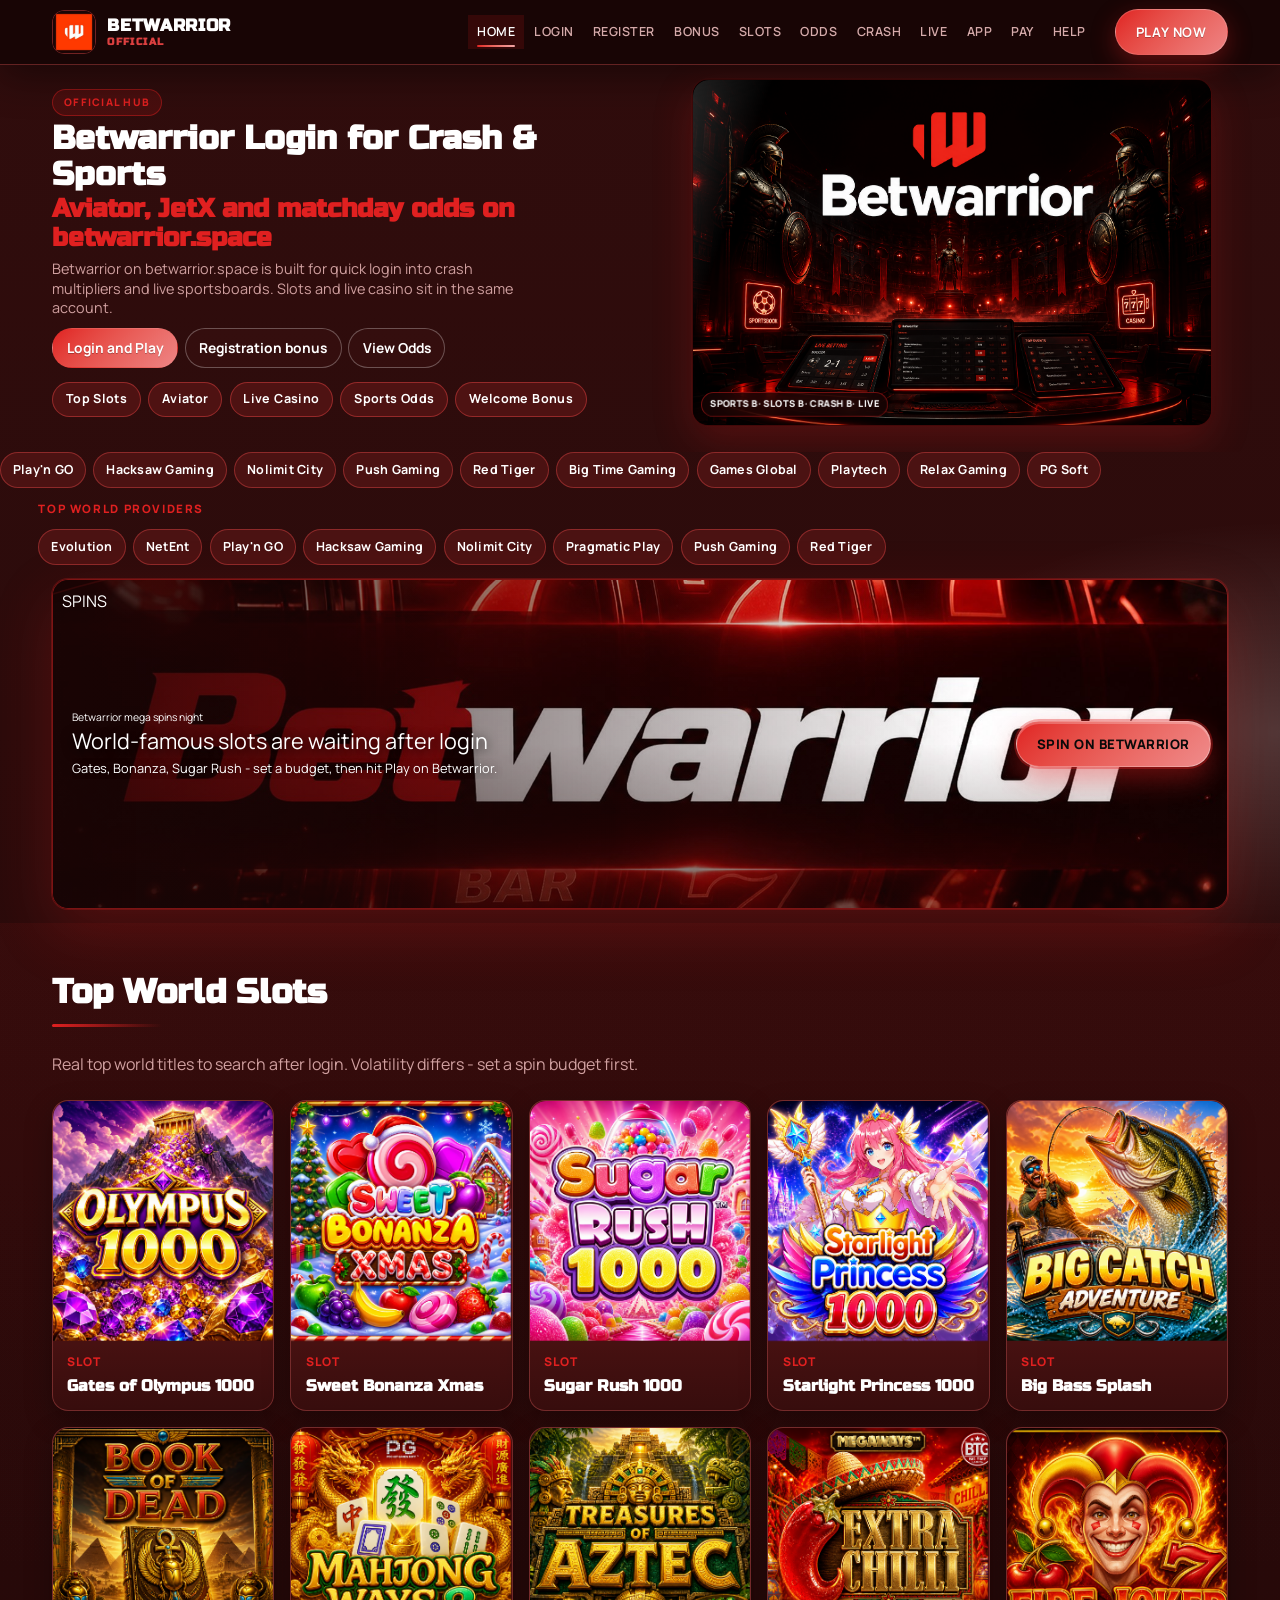
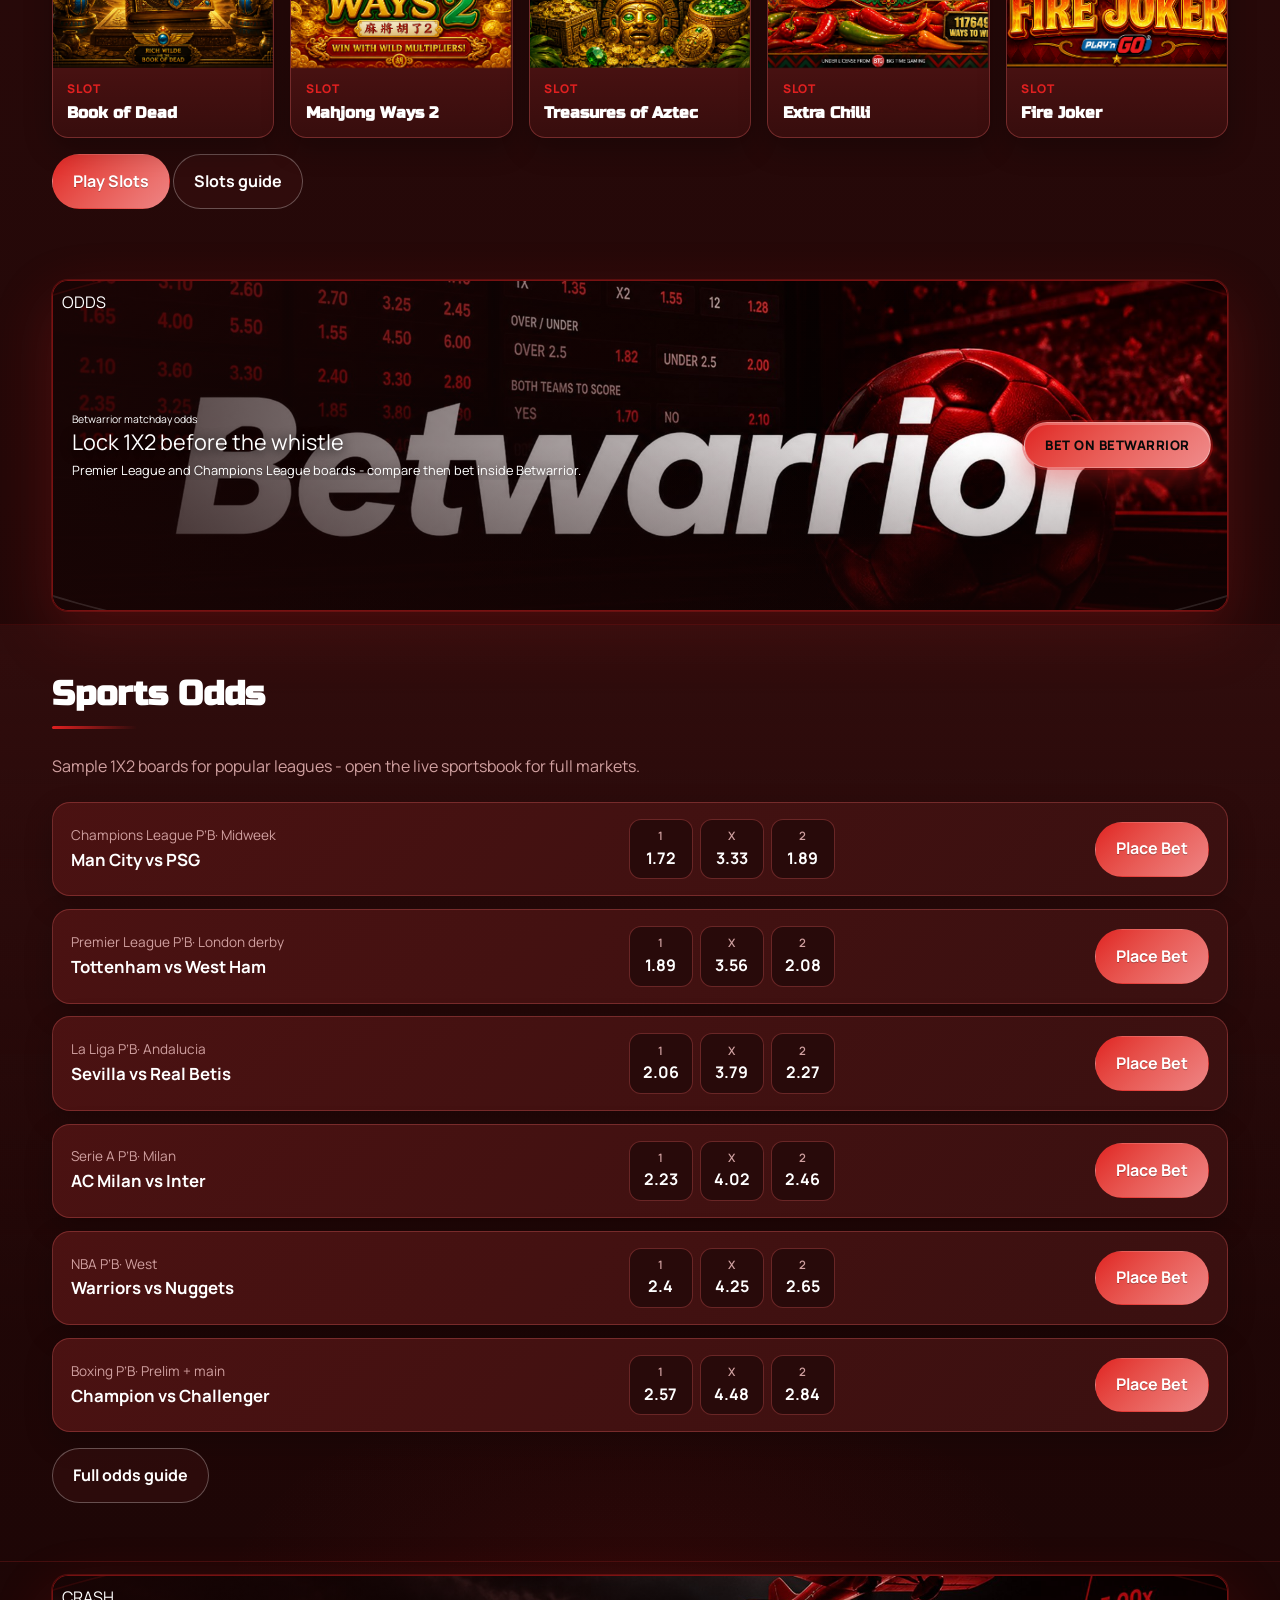
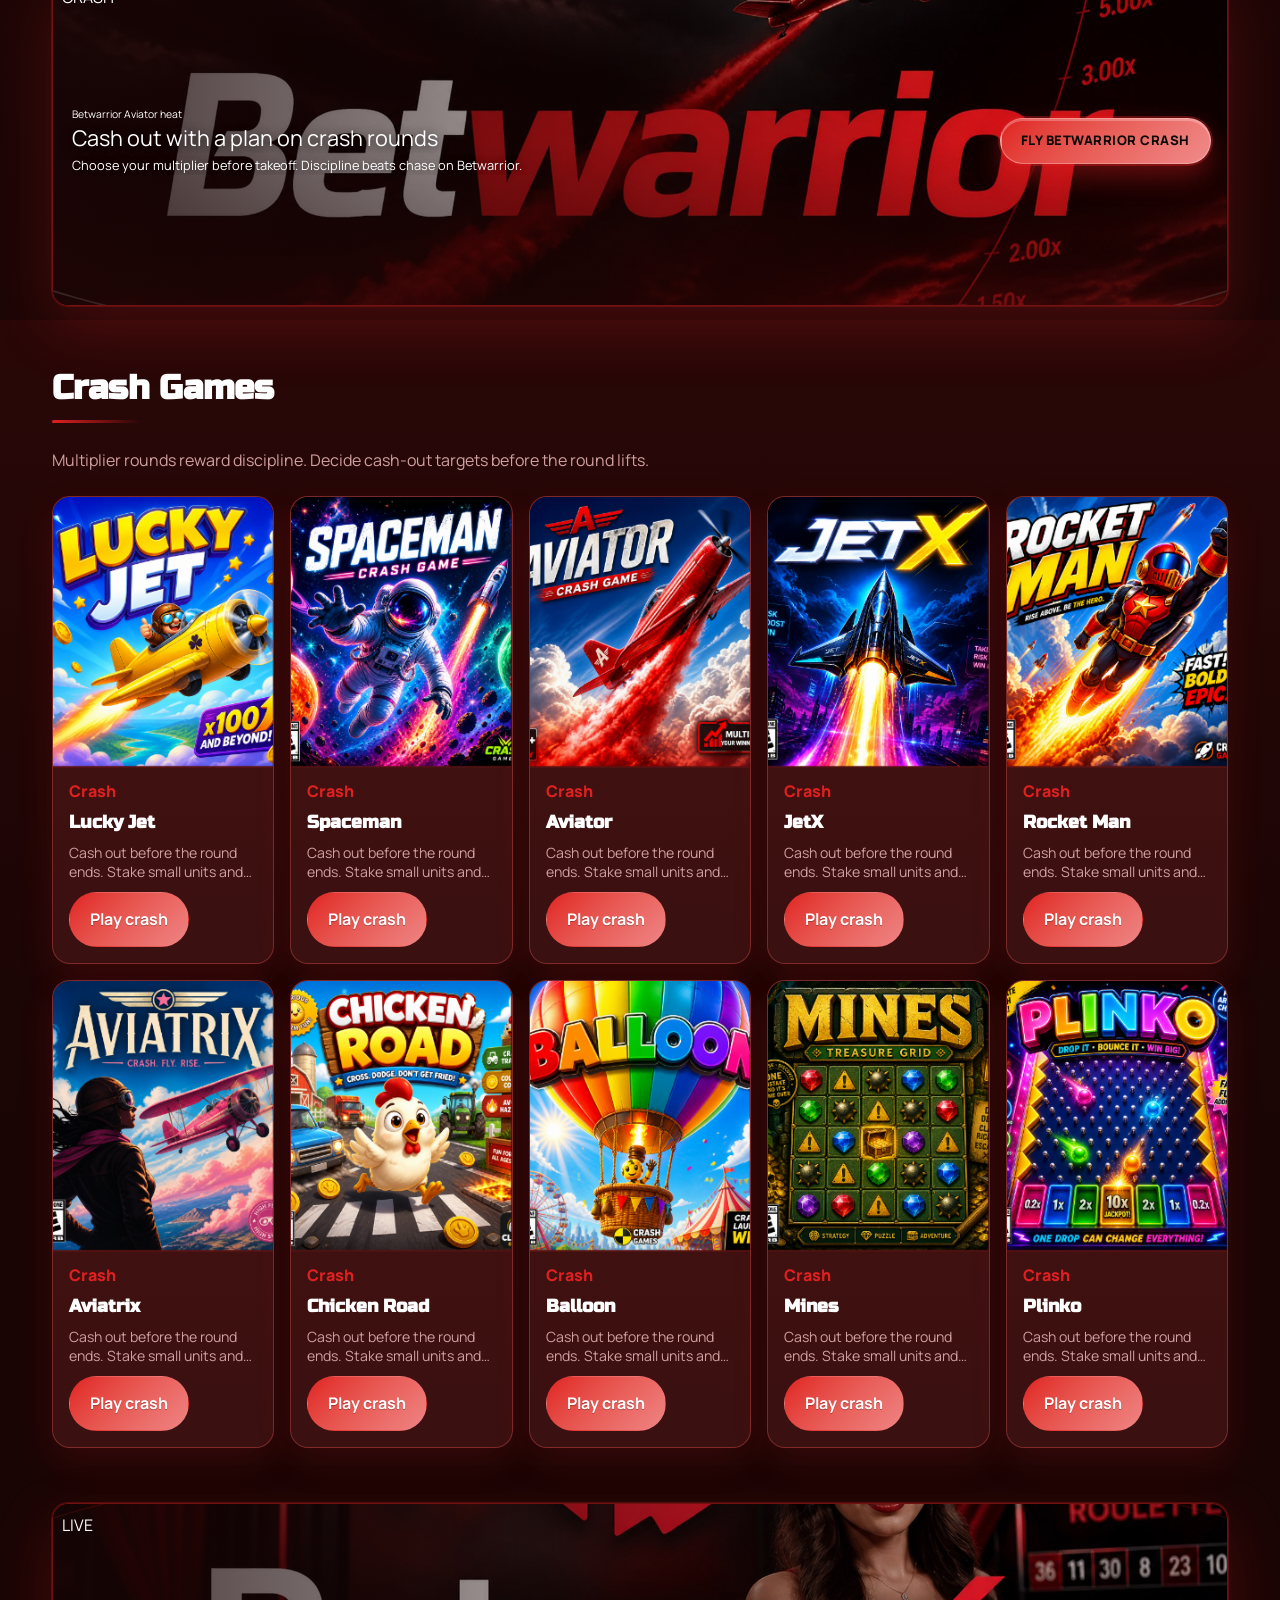
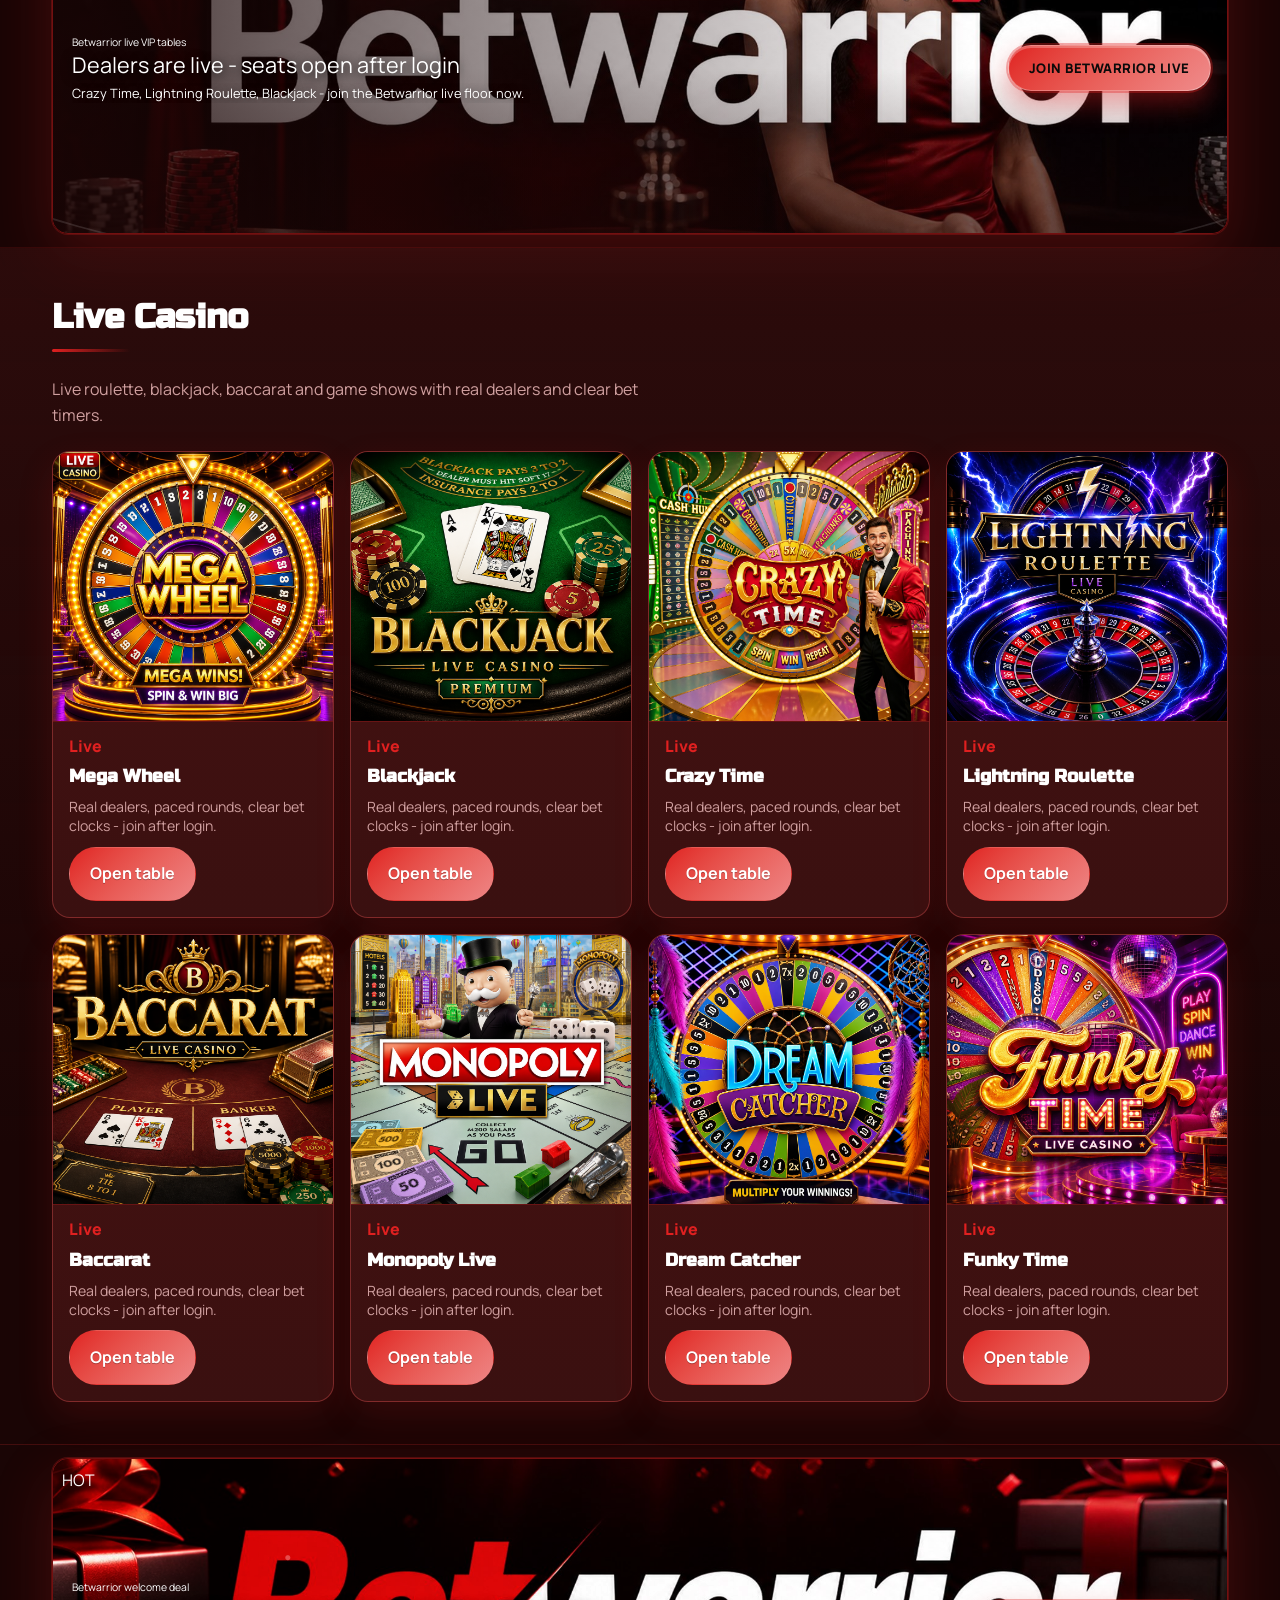
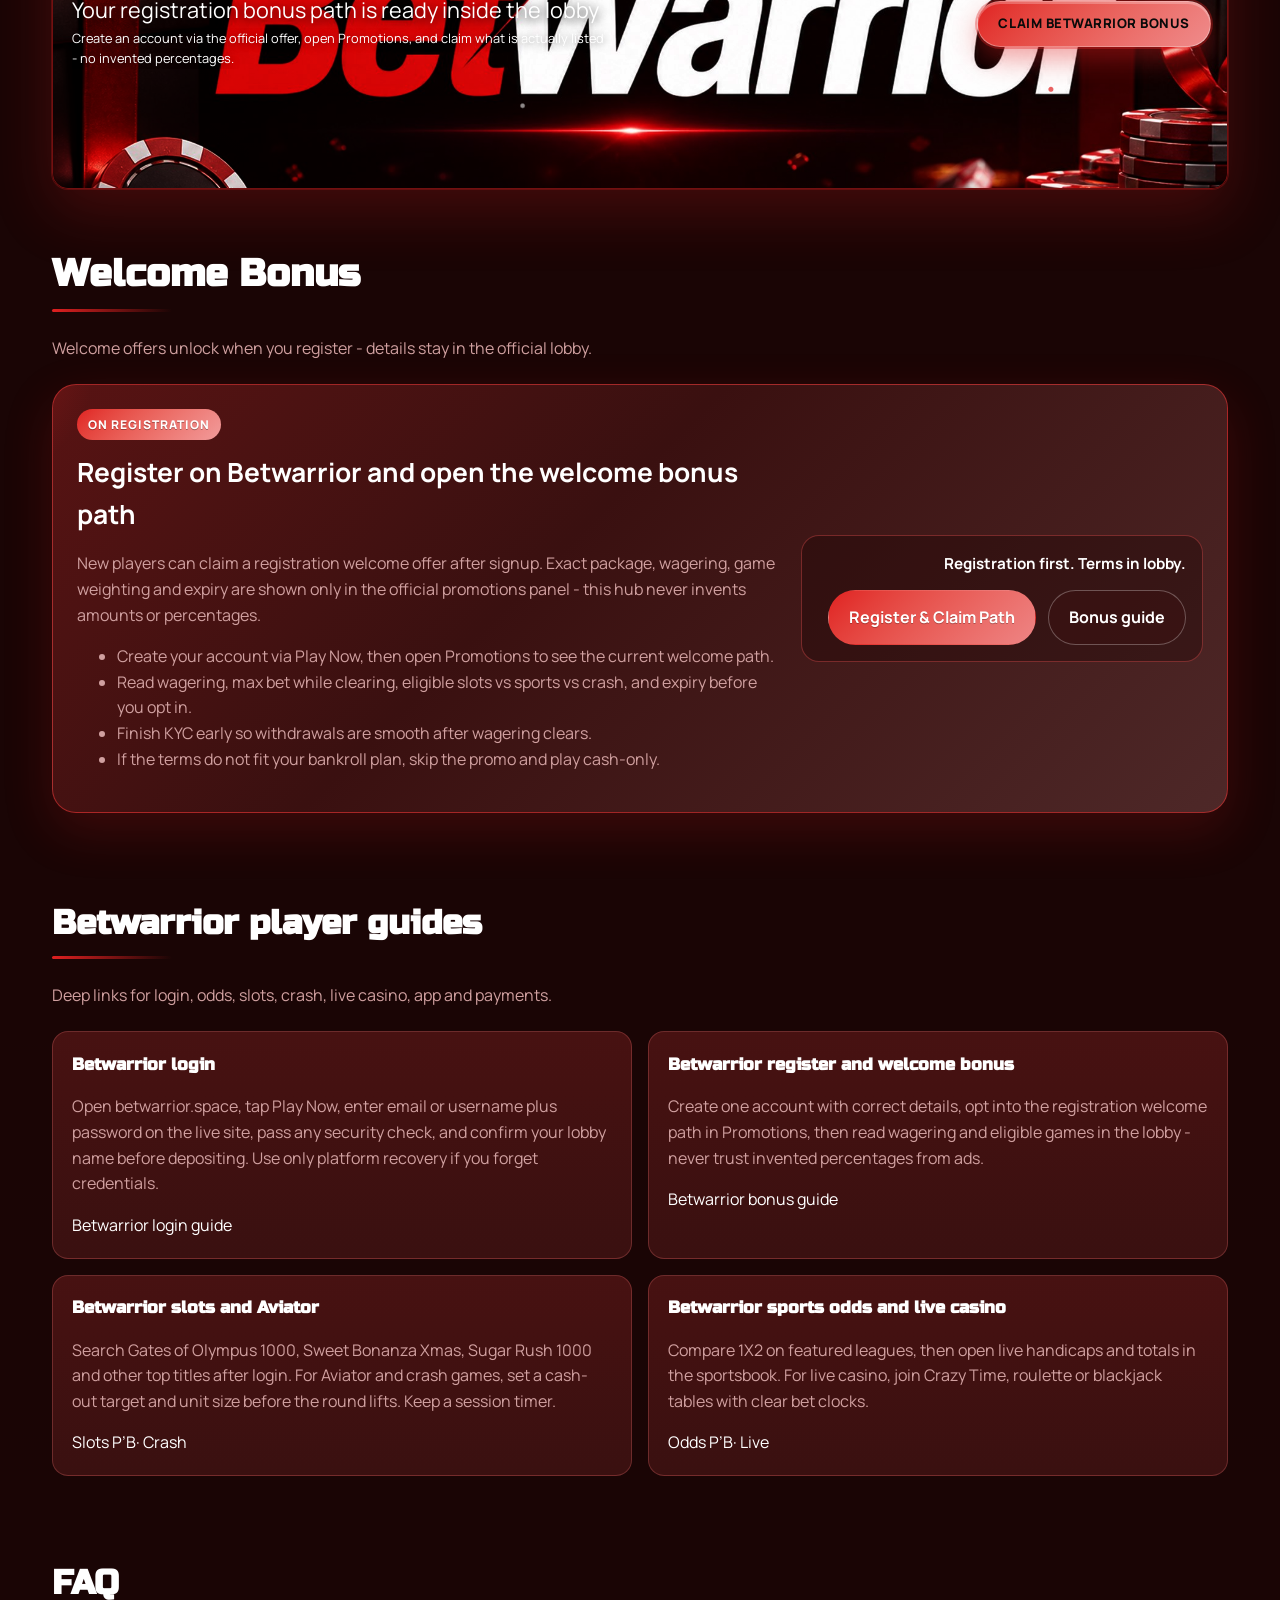
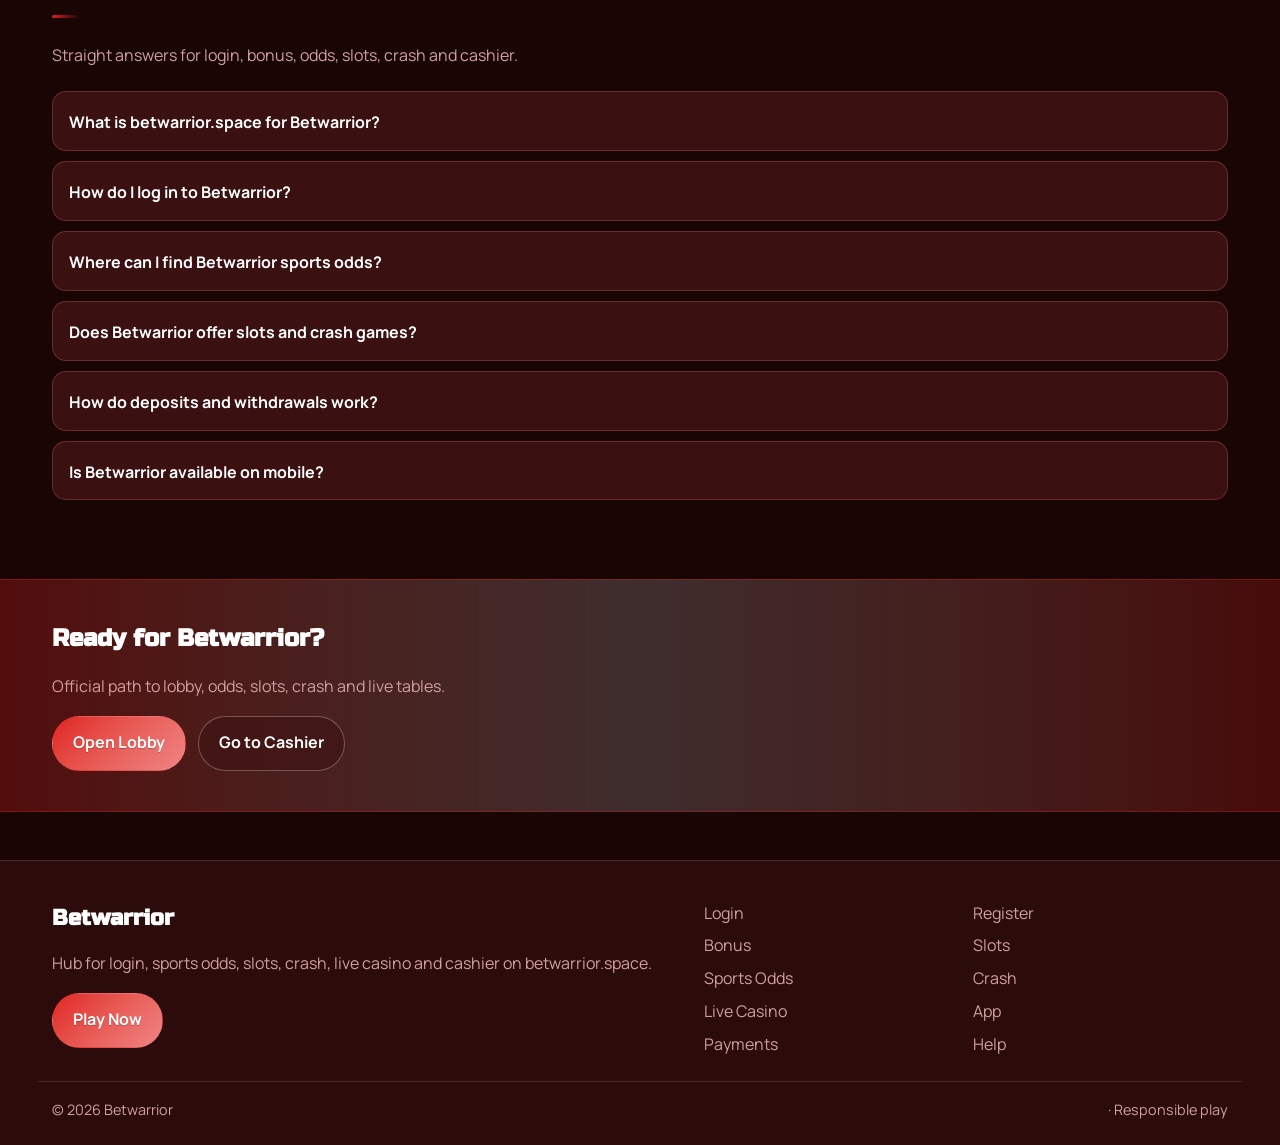
<file: index.html>
<!DOCTYPE html>
<html lang="en">
<head>
<meta charset="utf-8">
<meta name="viewport" content="width=device-width, initial-scale=1">
<title>Betwarrior Login, Aviator Crash, Sports Odds &amp; Slots | betwarrior.space</title>
<meta name="description" content="Betwarrior via betwarrior.space: login, welcome bonus path, Aviator crash, sports odds, top slots and live casino.">
<meta name="keywords" content="Betwarrior, Betwarrior login, Betwarrior register, Betwarrior bonus, Betwarrior slots, Betwarrior Aviator, Betwarrior live casino, Betwarrior odds, Betwarrior app, Betwarrior deposit, Gates of Olympus 1000, Sweet Bonanza Xmas, Sugar Rush 1000, Aviator, crash games, sports betting, betwarrior.space">
<meta name="robots" content="index,follow,max-image-preview:large">
<link rel="canonical" href="https://betwarrior.space/">
<meta property="og:type" content="website">
<meta property="og:site_name" content="Betwarrior">
<meta property="og:title" content="Betwarrior Login, Aviator Crash, Sports Odds &amp; Slots | betwarrior.space">
<meta property="og:description" content="Betwarrior via betwarrior.space: login, welcome bonus path, Aviator crash, sports odds, top slots and live casino.">
<meta property="og:url" content="https://betwarrior.space/">
<meta property="og:image" content="https://betwarrior.space/assets/brand/logo.png">
<meta name="twitter:card" content="summary_large_image">
<meta name="twitter:title" content="Betwarrior Login, Aviator Crash, Sports Odds &amp; Slots | betwarrior.space">
<meta name="twitter:description" content="Betwarrior via betwarrior.space: login, welcome bonus path, Aviator crash, sports odds, top slots and live casino.">
<meta name="twitter:image" content="https://betwarrior.space/assets/brand/logo.png">
<link rel="icon" href="/favicon.ico" sizes="any">
<link rel="icon" type="image/png" sizes="48x48" href="/favicon-48x48.png">
<link rel="icon" type="image/png" sizes="96x96" href="/favicon-96x96.png">
<link rel="icon" type="image/png" sizes="192x192" href="/favicon-192x192.png">
<link rel="apple-touch-icon" sizes="180x180" href="/apple-touch-icon.png">
<link rel="manifest" href="/site.webmanifest">
<link rel="preconnect" href="https://fonts.googleapis.com">
<link rel="preconnect" href="https://fonts.gstatic.com" crossorigin>
<link href="https://fonts.googleapis.com/css2?family=Russo+One:wght@600;700&family=Manrope:wght@400;600;700&display=swap" rel="stylesheet">
<link rel="stylesheet" href="/css/styles.css">
<link rel="stylesheet" href="/css/i18n.css">
<script type="application/ld+json">{"@context":"https://schema.org","@type":"FAQPage","url":"https://betwarrior.space/","mainEntity":[{"@type":"Question","name":"What is betwarrior.space for Betwarrior?","acceptedAnswer":{"@type":"Answer","text":"betwarrior.space is the SEO hub for Betwarrior login, sports odds, slots, crash games, live casino and cashier. Tap Play Now and confirm you land on the live Betwarrior platform."}},{"@type":"Question","name":"How do I log in to Betwarrior?","acceptedAnswer":{"@type":"Answer","text":"Open Play Now from betwarrior.space, enter your registered email or username and password on the live site, complete any security check, then confirm your account name appears in the lobby header."}},{"@type":"Question","name":"Where can I find Betwarrior sports odds?","acceptedAnswer":{"@type":"Answer","text":"Use the sports / odds section on this hub, then continue to the live Betwarrior sportsbook for 1X2, handicaps, totals and in-play markets across major leagues."}},{"@type":"Question","name":"Does Betwarrior offer slots and crash games?","acceptedAnswer":{"@type":"Answer","text":"Yes. Popular slots and crash titles are highlighted here so you can jump straight into the lobby catalog after login. Set a session budget before spinning."}},{"@type":"Question","name":"How do deposits and withdrawals work?","acceptedAnswer":{"@type":"Answer","text":"Fund via the cashier after login, complete KYC early if prompted, and use the same methods for withdrawals. Keep billing details consistent with your profile."}},{"@type":"Question","name":"Is Betwarrior available on mobile?","acceptedAnswer":{"@type":"Answer","text":"One account works on phone and desktop browsers. Prefer a stable connection, avoid shared devices, and log out after cash sessions on borrowed phones."}}]}</script>
</head>
<body class="layout-1 home">
<header class="site-header" id="siteHeader">
<div class="wrap header-bar">
<a class="brand" href="/" aria-label="Betwarrior home">
<span class="brand-mark"><img src="/assets/brand/logo.png" alt="Betwarrior logo" width="40" height="40"></span>
<span class="brand-copy"><span class="brand-name">Betwarrior</span><span class="brand-tag">Official</span></span>
</a>
<button class="nav-toggle" id="navToggle" aria-expanded="false" aria-controls="siteNav" type="button" aria-label="Open menu"><span></span><span></span><span></span></button>
<nav class="site-nav" id="siteNav" aria-label="Primary"><a class="nav-link is-active" href="/">Home</a><a class="nav-link" href="/bwar-login.html">Login</a><a class="nav-link" href="/bwar-register.html">Register</a><a class="nav-link" href="/bwar-bonus.html">Bonus</a><a class="nav-link" href="/bwar-slots.html">Slots</a><a class="nav-link" href="/bwar-odds.html">Odds</a><a class="nav-link" href="/bwar-crash.html">Crash</a><a class="nav-link" href="/bwar-live.html">Live</a><a class="nav-link" href="/bwar-app.html">App</a><a class="nav-link" href="/bwar-pay.html">Pay</a><a class="nav-link" href="/bwar-help.html">Help</a></nav>
<a class="btn btn-accent header-cta" href="https://martell888.online/SvHNhJFR?sub_id_1=betwarrior.space" rel="nofollow sponsored noopener" target="_blank">Play Now</a>
</div>
</header>
<section class="hero"><div class="wrap"><div class="hero-shell">
<div class="hero-copy reveal">
<div class="eyebrow eyebrow-pill">Official hub</div>
<h1>Betwarrior Login for Crash &amp; Sports<span>Aviator, JetX and matchday odds on betwarrior.space</span></h1>
<p class="lead">Betwarrior on betwarrior.space is built for quick login into crash multipliers and live sportsboards. Slots and live casino sit in the same account.</p>
<div class="cta-row">
<a class="btn btn-accent" href="https://martell888.online/SvHNhJFR?sub_id_1=betwarrior.space" rel="nofollow sponsored noopener" target="_blank">Login and Play</a>
<a class="btn btn-ghost" href="/bwar-bonus.html">Registration bonus</a>
<a class="btn btn-ghost" href="/bwar-odds.html">View Odds</a>
</div>
<div class="hero-chips" aria-label="Quick links">
<a class="chip chip-hot" href="#slots">Top Slots</a>
<a class="chip chip-hot" href="#crash">Aviator</a>
<a class="chip chip-hot" href="#live">Live Casino</a>
<a class="chip chip-hot" href="#odds">Sports Odds</a>
<a class="chip chip-hot" href="#bonus">Welcome Bonus</a>
</div>
</div>
<div class="hero-visual hero-stage reveal" aria-label="Betwarrior sports and betting">
<div class="hero-glow" aria-hidden="true"></div>
<img class="hero-img" src="/assets/hero.jpg" alt="Betwarrior sports betting and casino" width="768" height="1024" loading="eager">
<div class="hero-shine" aria-hidden="true"></div>
<div class="hero-badge">Sports В· Slots В· Crash В· Live</div>
</div>
</div></div></section>
<div class="providers-strip"><a class="provider-chip" href="https://martell888.online/SvHNhJFR?sub_id_1=betwarrior.space" rel="nofollow sponsored noopener" target="_blank">Play&#39;n GO</a><a class="provider-chip" href="https://martell888.online/SvHNhJFR?sub_id_1=betwarrior.space" rel="nofollow sponsored noopener" target="_blank">Hacksaw Gaming</a><a class="provider-chip" href="https://martell888.online/SvHNhJFR?sub_id_1=betwarrior.space" rel="nofollow sponsored noopener" target="_blank">Nolimit City</a><a class="provider-chip" href="https://martell888.online/SvHNhJFR?sub_id_1=betwarrior.space" rel="nofollow sponsored noopener" target="_blank">Push Gaming</a><a class="provider-chip" href="https://martell888.online/SvHNhJFR?sub_id_1=betwarrior.space" rel="nofollow sponsored noopener" target="_blank">Red Tiger</a><a class="provider-chip" href="https://martell888.online/SvHNhJFR?sub_id_1=betwarrior.space" rel="nofollow sponsored noopener" target="_blank">Big Time Gaming</a><a class="provider-chip" href="https://martell888.online/SvHNhJFR?sub_id_1=betwarrior.space" rel="nofollow sponsored noopener" target="_blank">Games Global</a><a class="provider-chip" href="https://martell888.online/SvHNhJFR?sub_id_1=betwarrior.space" rel="nofollow sponsored noopener" target="_blank">Playtech</a><a class="provider-chip" href="https://martell888.online/SvHNhJFR?sub_id_1=betwarrior.space" rel="nofollow sponsored noopener" target="_blank">Relax Gaming</a><a class="provider-chip" href="https://martell888.online/SvHNhJFR?sub_id_1=betwarrior.space" rel="nofollow sponsored noopener" target="_blank">PG Soft</a></div></div>
<div class="providers-block reveal"><div class="providers-label">Top world providers</div><div class="providers-strip"><a class="provider-chip" href="https://martell888.online/SvHNhJFR?sub_id_1=betwarrior.space" rel="nofollow sponsored noopener" target="_blank">Evolution</a><a class="provider-chip" href="https://martell888.online/SvHNhJFR?sub_id_1=betwarrior.space" rel="nofollow sponsored noopener" target="_blank">NetEnt</a><a class="provider-chip" href="https://martell888.online/SvHNhJFR?sub_id_1=betwarrior.space" rel="nofollow sponsored noopener" target="_blank">Play'n GO</a><a class="provider-chip" href="https://martell888.online/SvHNhJFR?sub_id_1=betwarrior.space" rel="nofollow sponsored noopener" target="_blank">Hacksaw Gaming</a><a class="provider-chip" href="https://martell888.online/SvHNhJFR?sub_id_1=betwarrior.space" rel="nofollow sponsored noopener" target="_blank">Nolimit City</a><a class="provider-chip" href="https://martell888.online/SvHNhJFR?sub_id_1=betwarrior.space" rel="nofollow sponsored noopener" target="_blank">Pragmatic Play</a><a class="provider-chip" href="https://martell888.online/SvHNhJFR?sub_id_1=betwarrior.space" rel="nofollow sponsored noopener" target="_blank">Push Gaming</a><a class="provider-chip" href="https://martell888.online/SvHNhJFR?sub_id_1=betwarrior.space" rel="nofollow sponsored noopener" target="_blank">Red Tiger</a></div></div>
<div class="wrap"><a class="promo-fx promo-neon reveal" href="https://martell888.online/SvHNhJFR?sub_id_1=betwarrior.space" rel="nofollow sponsored noopener" target="_blank"><span class="promo-badge">SPINS</span><span class="promo-fx-glow" aria-hidden="true"></span><span class="promo-fx-scan" aria-hidden="true"></span><span class="promo-fx-particles" aria-hidden="true"></span><span class="promo-fx-rays" aria-hidden="true"></span><span class="promo-fx-ring" aria-hidden="true"></span><div class="promo-media"><img src="/assets/promo/promo-slots.jpg" alt="Betwarrior promo" width="1920" height="540" loading="lazy"></div><div class="promo-copy"><span class="promo-kicker">Betwarrior mega spins night</span><div class="promo-title">World-famous slots are waiting after login</div><p class="promo-sub">Gates, Bonanza, Sugar Rush - set a budget, then hit Play on Betwarrior.</p></div><span class="promo-cta"><span class="promo-cta-shine" aria-hidden="true"></span><span class="promo-cta-label">Spin on Betwarrior</span></span></a></div>
<section class="section section-hot" id="slots"><div class="wrap">
<div class="section-head"><h2>Top World Slots</h2><p class="mute">Real top world titles to search after login. Volatility differs - set a spin budget first.</p></div>
<div class="card-grid"><article class="game-card"><a class="js-offer-card" href="https://martell888.online/SvHNhJFR?sub_id_1=betwarrior.space" rel="nofollow sponsored noopener" target="_blank"><img src="/assets/slots/slot-01.jpg" alt="Gates of Olympus 1000" width="320" height="240" loading="lazy"><div class="card-meta"><div class="tag">Slot</div><h3>Gates of Olympus 1000</h3></div></a></article><article class="game-card"><a class="js-offer-card" href="https://martell888.online/SvHNhJFR?sub_id_1=betwarrior.space" rel="nofollow sponsored noopener" target="_blank"><img src="/assets/slots/slot-02.jpg" alt="Sweet Bonanza Xmas" width="320" height="240" loading="lazy"><div class="card-meta"><div class="tag">Slot</div><h3>Sweet Bonanza Xmas</h3></div></a></article><article class="game-card"><a class="js-offer-card" href="https://martell888.online/SvHNhJFR?sub_id_1=betwarrior.space" rel="nofollow sponsored noopener" target="_blank"><img src="/assets/slots/slot-03.jpg" alt="Sugar Rush 1000" width="320" height="240" loading="lazy"><div class="card-meta"><div class="tag">Slot</div><h3>Sugar Rush 1000</h3></div></a></article><article class="game-card"><a class="js-offer-card" href="https://martell888.online/SvHNhJFR?sub_id_1=betwarrior.space" rel="nofollow sponsored noopener" target="_blank"><img src="/assets/slots/slot-04.jpg" alt="Starlight Princess 1000" width="320" height="240" loading="lazy"><div class="card-meta"><div class="tag">Slot</div><h3>Starlight Princess 1000</h3></div></a></article><article class="game-card"><a class="js-offer-card" href="https://martell888.online/SvHNhJFR?sub_id_1=betwarrior.space" rel="nofollow sponsored noopener" target="_blank"><img src="/assets/slots/slot-05.jpg" alt="Big Bass Splash" width="320" height="240" loading="lazy"><div class="card-meta"><div class="tag">Slot</div><h3>Big Bass Splash</h3></div></a></article><article class="game-card"><a class="js-offer-card" href="https://martell888.online/SvHNhJFR?sub_id_1=betwarrior.space" rel="nofollow sponsored noopener" target="_blank"><img src="/assets/slots/slot-06.jpg" alt="Book of Dead" width="320" height="240" loading="lazy"><div class="card-meta"><div class="tag">Slot</div><h3>Book of Dead</h3></div></a></article><article class="game-card"><a class="js-offer-card" href="https://martell888.online/SvHNhJFR?sub_id_1=betwarrior.space" rel="nofollow sponsored noopener" target="_blank"><img src="/assets/slots/slot-07.jpg" alt="Mahjong Ways 2" width="320" height="240" loading="lazy"><div class="card-meta"><div class="tag">Slot</div><h3>Mahjong Ways 2</h3></div></a></article><article class="game-card"><a class="js-offer-card" href="https://martell888.online/SvHNhJFR?sub_id_1=betwarrior.space" rel="nofollow sponsored noopener" target="_blank"><img src="/assets/slots/slot-08.jpg" alt="Treasures of Aztec" width="320" height="240" loading="lazy"><div class="card-meta"><div class="tag">Slot</div><h3>Treasures of Aztec</h3></div></a></article><article class="game-card"><a class="js-offer-card" href="https://martell888.online/SvHNhJFR?sub_id_1=betwarrior.space" rel="nofollow sponsored noopener" target="_blank"><img src="/assets/slots/slot-09.jpg" alt="Extra Chilli" width="320" height="240" loading="lazy"><div class="card-meta"><div class="tag">Slot</div><h3>Extra Chilli</h3></div></a></article><article class="game-card"><a class="js-offer-card" href="https://martell888.online/SvHNhJFR?sub_id_1=betwarrior.space" rel="nofollow sponsored noopener" target="_blank"><img src="/assets/slots/slot-10.jpg" alt="Fire Joker" width="320" height="240" loading="lazy"><div class="card-meta"><div class="tag">Slot</div><h3>Fire Joker</h3></div></a></article></div>
<p style="margin-top:1rem"><a class="btn btn-accent" href="https://martell888.online/SvHNhJFR?sub_id_1=betwarrior.space" rel="nofollow sponsored noopener" target="_blank">Play Slots</a>
<a class="btn btn-ghost" href="/bwar-slots.html">Slots guide</a></p>
</div></section>
<div class="wrap"><a class="promo-fx promo-blast reveal" href="https://martell888.online/SvHNhJFR?sub_id_1=betwarrior.space" rel="nofollow sponsored noopener" target="_blank"><span class="promo-badge">ODDS</span><span class="promo-fx-glow" aria-hidden="true"></span><span class="promo-fx-scan" aria-hidden="true"></span><span class="promo-fx-particles" aria-hidden="true"></span><span class="promo-fx-rays" aria-hidden="true"></span><span class="promo-fx-ring" aria-hidden="true"></span><div class="promo-media"><img src="/assets/promo/promo-odds.jpg" alt="Betwarrior promo" width="1920" height="540" loading="lazy"></div><div class="promo-copy"><span class="promo-kicker">Betwarrior matchday odds</span><div class="promo-title">Lock 1X2 before the whistle</div><p class="promo-sub">Premier League and Champions League boards - compare then bet inside Betwarrior.</p></div><span class="promo-cta"><span class="promo-cta-shine" aria-hidden="true"></span><span class="promo-cta-label">Bet on Betwarrior</span></span></a></div>
<section class="section section-alt" id="odds"><div class="wrap">
<div class="section-head"><h2>Sports Odds</h2><p class="mute">Sample 1X2 boards for popular leagues - open the live sportsbook for full markets.</p></div>
<div class="odds-board"><article class="odds-row">
<div><div class="odds-meta">Champions League Р’В· Midweek</div>
<div class="odds-match">Man City vs PSG</div></div>
<div class="odds-prices"><div class="price"><small>1</small>1.72</div><div class="price"><small>X</small>3.33</div><div class="price"><small>2</small>1.89</div></div>
<a class="btn btn-accent" href="https://martell888.online/SvHNhJFR?sub_id_1=betwarrior.space" rel="nofollow sponsored noopener" target="_blank">Place Bet</a>
</article>
<article class="odds-row">
<div><div class="odds-meta">Premier League Р’В· London derby</div>
<div class="odds-match">Tottenham vs West Ham</div></div>
<div class="odds-prices"><div class="price"><small>1</small>1.89</div><div class="price"><small>X</small>3.56</div><div class="price"><small>2</small>2.08</div></div>
<a class="btn btn-accent" href="https://martell888.online/SvHNhJFR?sub_id_1=betwarrior.space" rel="nofollow sponsored noopener" target="_blank">Place Bet</a>
</article>
<article class="odds-row">
<div><div class="odds-meta">La Liga Р’В· Andalucia</div>
<div class="odds-match">Sevilla vs Real Betis</div></div>
<div class="odds-prices"><div class="price"><small>1</small>2.06</div><div class="price"><small>X</small>3.79</div><div class="price"><small>2</small>2.27</div></div>
<a class="btn btn-accent" href="https://martell888.online/SvHNhJFR?sub_id_1=betwarrior.space" rel="nofollow sponsored noopener" target="_blank">Place Bet</a>
</article>
<article class="odds-row">
<div><div class="odds-meta">Serie A Р’В· Milan</div>
<div class="odds-match">AC Milan vs Inter</div></div>
<div class="odds-prices"><div class="price"><small>1</small>2.23</div><div class="price"><small>X</small>4.02</div><div class="price"><small>2</small>2.46</div></div>
<a class="btn btn-accent" href="https://martell888.online/SvHNhJFR?sub_id_1=betwarrior.space" rel="nofollow sponsored noopener" target="_blank">Place Bet</a>
</article>
<article class="odds-row">
<div><div class="odds-meta">NBA Р’В· West</div>
<div class="odds-match">Warriors vs Nuggets</div></div>
<div class="odds-prices"><div class="price"><small>1</small>2.4</div><div class="price"><small>X</small>4.25</div><div class="price"><small>2</small>2.65</div></div>
<a class="btn btn-accent" href="https://martell888.online/SvHNhJFR?sub_id_1=betwarrior.space" rel="nofollow sponsored noopener" target="_blank">Place Bet</a>
</article>
<article class="odds-row">
<div><div class="odds-meta">Boxing Р’В· Prelim + main</div>
<div class="odds-match">Champion vs Challenger</div></div>
<div class="odds-prices"><div class="price"><small>1</small>2.57</div><div class="price"><small>X</small>4.48</div><div class="price"><small>2</small>2.84</div></div>
<a class="btn btn-accent" href="https://martell888.online/SvHNhJFR?sub_id_1=betwarrior.space" rel="nofollow sponsored noopener" target="_blank">Place Bet</a>
</article></div>
<p style="margin-top:1rem"><a class="btn btn-ghost" href="/bwar-odds.html">Full odds guide</a></p>
</div></section>
<div class="wrap"><a class="promo-fx promo-flame reveal" href="https://martell888.online/SvHNhJFR?sub_id_1=betwarrior.space" rel="nofollow sponsored noopener" target="_blank"><span class="promo-badge">CRASH</span><span class="promo-fx-glow" aria-hidden="true"></span><span class="promo-fx-scan" aria-hidden="true"></span><span class="promo-fx-particles" aria-hidden="true"></span><span class="promo-fx-rays" aria-hidden="true"></span><span class="promo-fx-ring" aria-hidden="true"></span><div class="promo-media"><img src="/assets/promo/promo-crash.jpg" alt="Betwarrior promo" width="1920" height="540" loading="lazy"></div><div class="promo-copy"><span class="promo-kicker">Betwarrior Aviator heat</span><div class="promo-title">Cash out with a plan on crash rounds</div><p class="promo-sub">Choose your multiplier before takeoff. Discipline beats chase on Betwarrior.</p></div><span class="promo-cta"><span class="promo-cta-shine" aria-hidden="true"></span><span class="promo-cta-label">Fly Betwarrior crash</span></span></a></div>
<section class="section section-hot" id="crash"><div class="wrap">
<div class="section-head"><h2>Crash Games</h2><p class="mute">Multiplier rounds reward discipline. Decide cash-out targets before the round lifts.</p></div>
<div class="crash-grid"><article class="panel media-panel"><img src="/assets/crash/crash-01.jpg" alt="Lucky Jet" width="480" height="270" loading="lazy"><div class="tag">Crash</div><h3>Lucky Jet</h3><p class="mute">Cash out before the round ends. Stake small units and define an exit multiplier first.</p><a class="btn btn-accent" href="https://martell888.online/SvHNhJFR?sub_id_1=betwarrior.space" rel="nofollow sponsored noopener" target="_blank">Play crash</a></article><article class="panel media-panel"><img src="/assets/crash/crash-02.jpg" alt="Spaceman" width="480" height="270" loading="lazy"><div class="tag">Crash</div><h3>Spaceman</h3><p class="mute">Cash out before the round ends. Stake small units and define an exit multiplier first.</p><a class="btn btn-accent" href="https://martell888.online/SvHNhJFR?sub_id_1=betwarrior.space" rel="nofollow sponsored noopener" target="_blank">Play crash</a></article><article class="panel media-panel"><img src="/assets/crash/crash-03.jpg" alt="Aviator" width="480" height="270" loading="lazy"><div class="tag">Crash</div><h3>Aviator</h3><p class="mute">Cash out before the round ends. Stake small units and define an exit multiplier first.</p><a class="btn btn-accent" href="https://martell888.online/SvHNhJFR?sub_id_1=betwarrior.space" rel="nofollow sponsored noopener" target="_blank">Play crash</a></article><article class="panel media-panel"><img src="/assets/crash/crash-04.jpg" alt="JetX" width="480" height="270" loading="lazy"><div class="tag">Crash</div><h3>JetX</h3><p class="mute">Cash out before the round ends. Stake small units and define an exit multiplier first.</p><a class="btn btn-accent" href="https://martell888.online/SvHNhJFR?sub_id_1=betwarrior.space" rel="nofollow sponsored noopener" target="_blank">Play crash</a></article><article class="panel media-panel"><img src="/assets/crash/crash-05.jpg" alt="Rocket Man" width="480" height="270" loading="lazy"><div class="tag">Crash</div><h3>Rocket Man</h3><p class="mute">Cash out before the round ends. Stake small units and define an exit multiplier first.</p><a class="btn btn-accent" href="https://martell888.online/SvHNhJFR?sub_id_1=betwarrior.space" rel="nofollow sponsored noopener" target="_blank">Play crash</a></article><article class="panel media-panel"><img src="/assets/crash/crash-06.jpg" alt="Aviatrix" width="480" height="270" loading="lazy"><div class="tag">Crash</div><h3>Aviatrix</h3><p class="mute">Cash out before the round ends. Stake small units and define an exit multiplier first.</p><a class="btn btn-accent" href="https://martell888.online/SvHNhJFR?sub_id_1=betwarrior.space" rel="nofollow sponsored noopener" target="_blank">Play crash</a></article><article class="panel media-panel"><img src="/assets/crash/crash-07.jpg" alt="Chicken Road" width="480" height="270" loading="lazy"><div class="tag">Crash</div><h3>Chicken Road</h3><p class="mute">Cash out before the round ends. Stake small units and define an exit multiplier first.</p><a class="btn btn-accent" href="https://martell888.online/SvHNhJFR?sub_id_1=betwarrior.space" rel="nofollow sponsored noopener" target="_blank">Play crash</a></article><article class="panel media-panel"><img src="/assets/crash/crash-08.jpg" alt="Balloon" width="480" height="270" loading="lazy"><div class="tag">Crash</div><h3>Balloon</h3><p class="mute">Cash out before the round ends. Stake small units and define an exit multiplier first.</p><a class="btn btn-accent" href="https://martell888.online/SvHNhJFR?sub_id_1=betwarrior.space" rel="nofollow sponsored noopener" target="_blank">Play crash</a></article><article class="panel media-panel"><img src="/assets/crash/crash-09.jpg" alt="Mines" width="480" height="270" loading="lazy"><div class="tag">Crash</div><h3>Mines</h3><p class="mute">Cash out before the round ends. Stake small units and define an exit multiplier first.</p><a class="btn btn-accent" href="https://martell888.online/SvHNhJFR?sub_id_1=betwarrior.space" rel="nofollow sponsored noopener" target="_blank">Play crash</a></article><article class="panel media-panel"><img src="/assets/crash/crash-10.jpg" alt="Plinko" width="480" height="270" loading="lazy"><div class="tag">Crash</div><h3>Plinko</h3><p class="mute">Cash out before the round ends. Stake small units and define an exit multiplier first.</p><a class="btn btn-accent" href="https://martell888.online/SvHNhJFR?sub_id_1=betwarrior.space" rel="nofollow sponsored noopener" target="_blank">Play crash</a></article></div>
</div></section>
<div class="wrap"><a class="promo-fx promo-roulette reveal" href="https://martell888.online/SvHNhJFR?sub_id_1=betwarrior.space" rel="nofollow sponsored noopener" target="_blank"><span class="promo-badge">LIVE</span><span class="promo-fx-glow" aria-hidden="true"></span><span class="promo-fx-scan" aria-hidden="true"></span><span class="promo-fx-particles" aria-hidden="true"></span><span class="promo-fx-rays" aria-hidden="true"></span><span class="promo-fx-ring" aria-hidden="true"></span><div class="promo-media"><img src="/assets/promo/promo-live.jpg" alt="Betwarrior promo" width="1920" height="540" loading="lazy"></div><div class="promo-copy"><span class="promo-kicker">Betwarrior live VIP tables</span><div class="promo-title">Dealers are live - seats open after login</div><p class="promo-sub">Crazy Time, Lightning Roulette, Blackjack - join the Betwarrior live floor now.</p></div><span class="promo-cta"><span class="promo-cta-shine" aria-hidden="true"></span><span class="promo-cta-label">Join Betwarrior live</span></span></a></div>
<section class="section section-alt" id="live"><div class="wrap">
<div class="section-head"><h2>Live Casino</h2><p class="mute">Live roulette, blackjack, baccarat and game shows with real dealers and clear bet timers.</p></div>
<div class="live-grid"><article class="panel media-panel"><img src="/assets/live/live-01.jpg" alt="Mega Wheel" width="480" height="270" loading="lazy"><div class="tag">Live</div><h3>Mega Wheel</h3><p class="mute">Real dealers, paced rounds, clear bet clocks - join after login.</p><a class="btn btn-accent" href="https://martell888.online/SvHNhJFR?sub_id_1=betwarrior.space" rel="nofollow sponsored noopener" target="_blank">Open table</a></article><article class="panel media-panel"><img src="/assets/live/live-02.jpg" alt="Blackjack" width="480" height="270" loading="lazy"><div class="tag">Live</div><h3>Blackjack</h3><p class="mute">Real dealers, paced rounds, clear bet clocks - join after login.</p><a class="btn btn-accent" href="https://martell888.online/SvHNhJFR?sub_id_1=betwarrior.space" rel="nofollow sponsored noopener" target="_blank">Open table</a></article><article class="panel media-panel"><img src="/assets/live/live-03.jpg" alt="Crazy Time" width="480" height="270" loading="lazy"><div class="tag">Live</div><h3>Crazy Time</h3><p class="mute">Real dealers, paced rounds, clear bet clocks - join after login.</p><a class="btn btn-accent" href="https://martell888.online/SvHNhJFR?sub_id_1=betwarrior.space" rel="nofollow sponsored noopener" target="_blank">Open table</a></article><article class="panel media-panel"><img src="/assets/live/live-04.jpg" alt="Lightning Roulette" width="480" height="270" loading="lazy"><div class="tag">Live</div><h3>Lightning Roulette</h3><p class="mute">Real dealers, paced rounds, clear bet clocks - join after login.</p><a class="btn btn-accent" href="https://martell888.online/SvHNhJFR?sub_id_1=betwarrior.space" rel="nofollow sponsored noopener" target="_blank">Open table</a></article><article class="panel media-panel"><img src="/assets/live/live-05.jpg" alt="Baccarat" width="480" height="270" loading="lazy"><div class="tag">Live</div><h3>Baccarat</h3><p class="mute">Real dealers, paced rounds, clear bet clocks - join after login.</p><a class="btn btn-accent" href="https://martell888.online/SvHNhJFR?sub_id_1=betwarrior.space" rel="nofollow sponsored noopener" target="_blank">Open table</a></article><article class="panel media-panel"><img src="/assets/live/live-06.jpg" alt="Monopoly Live" width="480" height="270" loading="lazy"><div class="tag">Live</div><h3>Monopoly Live</h3><p class="mute">Real dealers, paced rounds, clear bet clocks - join after login.</p><a class="btn btn-accent" href="https://martell888.online/SvHNhJFR?sub_id_1=betwarrior.space" rel="nofollow sponsored noopener" target="_blank">Open table</a></article><article class="panel media-panel"><img src="/assets/live/live-07.jpg" alt="Dream Catcher" width="480" height="270" loading="lazy"><div class="tag">Live</div><h3>Dream Catcher</h3><p class="mute">Real dealers, paced rounds, clear bet clocks - join after login.</p><a class="btn btn-accent" href="https://martell888.online/SvHNhJFR?sub_id_1=betwarrior.space" rel="nofollow sponsored noopener" target="_blank">Open table</a></article><article class="panel media-panel"><img src="/assets/live/live-08.jpg" alt="Funky Time" width="480" height="270" loading="lazy"><div class="tag">Live</div><h3>Funky Time</h3><p class="mute">Real dealers, paced rounds, clear bet clocks - join after login.</p><a class="btn btn-accent" href="https://martell888.online/SvHNhJFR?sub_id_1=betwarrior.space" rel="nofollow sponsored noopener" target="_blank">Open table</a></article></div>
</div></section>
<div class="wrap"><a class="promo-fx promo-jackpot reveal" href="https://martell888.online/SvHNhJFR?sub_id_1=betwarrior.space" rel="nofollow sponsored noopener" target="_blank"><span class="promo-badge">HOT</span><span class="promo-fx-glow" aria-hidden="true"></span><span class="promo-fx-scan" aria-hidden="true"></span><span class="promo-fx-particles" aria-hidden="true"></span><span class="promo-fx-rays" aria-hidden="true"></span><span class="promo-fx-ring" aria-hidden="true"></span><div class="promo-media"><img src="/assets/promo/promo-bonus.jpg" alt="Betwarrior promo" width="1920" height="540" loading="lazy"></div><div class="promo-copy"><span class="promo-kicker">Betwarrior welcome deal</span><div class="promo-title">Your registration bonus path is ready inside the lobby</div><p class="promo-sub">Create an account via the official offer, open Promotions, and claim what is actually listed - no invented percentages.</p></div><span class="promo-cta"><span class="promo-cta-shine" aria-hidden="true"></span><span class="promo-cta-label">Claim Betwarrior bonus</span></span></a></div>
<section class="section bonus-spotlight" id="bonus"><div class="wrap">
<div class="section-head"><h2>Welcome Bonus</h2><p class="mute">Welcome offers unlock when you register - details stay in the official lobby.</p></div>
<div class="bonus-box bonus-box-accent"><div>
<div class="bonus-kicker">On registration</div>
<h3>Register on Betwarrior and open the welcome bonus path</h3>
<p class="mute">New players can claim a registration welcome offer after signup. Exact package, wagering, game weighting and expiry are shown only in the official promotions panel - this hub never invents amounts or percentages.</p>
<ul class="mute">
<li>Create your account via Play Now, then open Promotions to see the current welcome path.</li>
<li>Read wagering, max bet while clearing, eligible slots vs sports vs crash, and expiry before you opt in.</li>
<li>Finish KYC early so withdrawals are smooth after wagering clears.</li>
<li>If the terms do not fit your bankroll plan, skip the promo and play cash-only.</li>
</ul>
</div>
<div class="bonus-cta-panel">
<p class="bonus-cta-note">Registration first. Terms in lobby.</p>
<div class="cta-row" style="justify-content:flex-end">
<a class="btn btn-accent" href="https://martell888.online/SvHNhJFR?sub_id_1=betwarrior.space" rel="nofollow sponsored noopener" target="_blank">Register &amp; Claim Path</a>
<a class="btn btn-ghost" href="/bwar-bonus.html">Bonus guide</a>
</div>
</div></div></div></section>
<section class="section" id="seo"><div class="wrap">
<div class="section-head"><h2>Betwarrior player guides</h2><p class="mute">Deep links for login, odds, slots, crash, live casino, app and payments.</p></div>
<div class="seo-stack"><article class="seo-card"><h3>Betwarrior login</h3><p class="mute">Open betwarrior.space, tap Play Now, enter email or username plus password on the live site, pass any security check, and confirm your lobby name before depositing. Use only platform recovery if you forget credentials.</p><a href="/bwar-login.html">Betwarrior login guide</a></article>
<article class="seo-card"><h3>Betwarrior register and welcome bonus</h3><p class="mute">Create one account with correct details, opt into the registration welcome path in Promotions, then read wagering and eligible games in the lobby - never trust invented percentages from ads.</p><a href="/bwar-bonus.html">Betwarrior bonus guide</a></article>
<article class="seo-card"><h3>Betwarrior slots and Aviator</h3><p class="mute">Search Gates of Olympus 1000, Sweet Bonanza Xmas, Sugar Rush 1000 and other top titles after login. For Aviator and crash games, set a cash-out target and unit size before the round lifts. Keep a session timer.</p><a href="/bwar-slots.html">Slots</a> Р’В· <a href="/bwar-crash.html">Crash</a></article>
<article class="seo-card"><h3>Betwarrior sports odds and live casino</h3><p class="mute">Compare 1X2 on featured leagues, then open live handicaps and totals in the sportsbook. For live casino, join Crazy Time, roulette or blackjack tables with clear bet clocks.</p><a href="/bwar-odds.html">Odds</a> Р’В· <a href="/bwar-live.html">Live</a></article></div>
</div></section>
<section class="faq wrap" id="faq"><div class="section-head"><h2>FAQ</h2><p class="mute">Straight answers for login, bonus, odds, slots, crash and cashier.</p></div><div class="faq-list"><details class="faq-item"><summary>What is betwarrior.space for Betwarrior?</summary><p>betwarrior.space is the SEO hub for Betwarrior login, sports odds, slots, crash games, live casino and cashier. Tap Play Now and confirm you land on the live Betwarrior platform.</p></details><details class="faq-item"><summary>How do I log in to Betwarrior?</summary><p>Open Play Now from betwarrior.space, enter your registered email or username and password on the live site, complete any security check, then confirm your account name appears in the lobby header.</p></details><details class="faq-item"><summary>Where can I find Betwarrior sports odds?</summary><p>Use the sports / odds section on this hub, then continue to the live Betwarrior sportsbook for 1X2, handicaps, totals and in-play markets across major leagues.</p></details><details class="faq-item"><summary>Does Betwarrior offer slots and crash games?</summary><p>Yes. Popular slots and crash titles are highlighted here so you can jump straight into the lobby catalog after login. Set a session budget before spinning.</p></details><details class="faq-item"><summary>How do deposits and withdrawals work?</summary><p>Fund via the cashier after login, complete KYC early if prompted, and use the same methods for withdrawals. Keep billing details consistent with your profile.</p></details><details class="faq-item"><summary>Is Betwarrior available on mobile?</summary><p>One account works on phone and desktop browsers. Prefer a stable connection, avoid shared devices, and log out after cash sessions on borrowed phones.</p></details></div></section>
<section class="cta-band"><div class="wrap cta-inner">
<h2>Ready for Betwarrior?</h2>
<p class="mute">Official path to lobby, odds, slots, crash and live tables.</p>
<div class="cta-row">
<a class="btn btn-accent" href="https://martell888.online/SvHNhJFR?sub_id_1=betwarrior.space" rel="nofollow sponsored noopener" target="_blank">Open Lobby</a>
<a class="btn btn-ghost" href="https://martell888.online/SvHNhJFR?sub_id_1=betwarrior.space" rel="nofollow sponsored noopener" target="_blank">Go to Cashier</a>
</div></div></section>
<footer class="site-footer">
<div class="wrap footer-grid">
<div>
<div class="footer-brand">Betwarrior</div>
<p class="mute">Hub for login, sports odds, slots, crash, live casino and cashier on betwarrior.space.</p>
<a class="btn btn-accent" href="https://martell888.online/SvHNhJFR?sub_id_1=betwarrior.space" rel="nofollow sponsored noopener" target="_blank">Play Now</a>
</div>
<div class="footer-links"><a href="/bwar-login.html">Login</a><a href="/bwar-register.html">Register</a><a href="/bwar-bonus.html">Bonus</a><a href="/bwar-slots.html">Slots</a><a href="/bwar-odds.html">Sports Odds</a><a href="/bwar-crash.html">Crash</a><a href="/bwar-live.html">Live Casino</a><a href="/bwar-app.html">App</a><a href="/bwar-pay.html">Payments</a><a href="/bwar-help.html">Help</a></div>
</div>
<div class="wrap footer-base"><span>&copy; 2026 Betwarrior</span><span> &middot; Responsible play</span></div>
</footer>
<script src="/js/main.js"></script>
<script src="/js/i18n-dict.js"></script>
<script src="/js/i18n.js"></script>
</body>
</html>
</file>
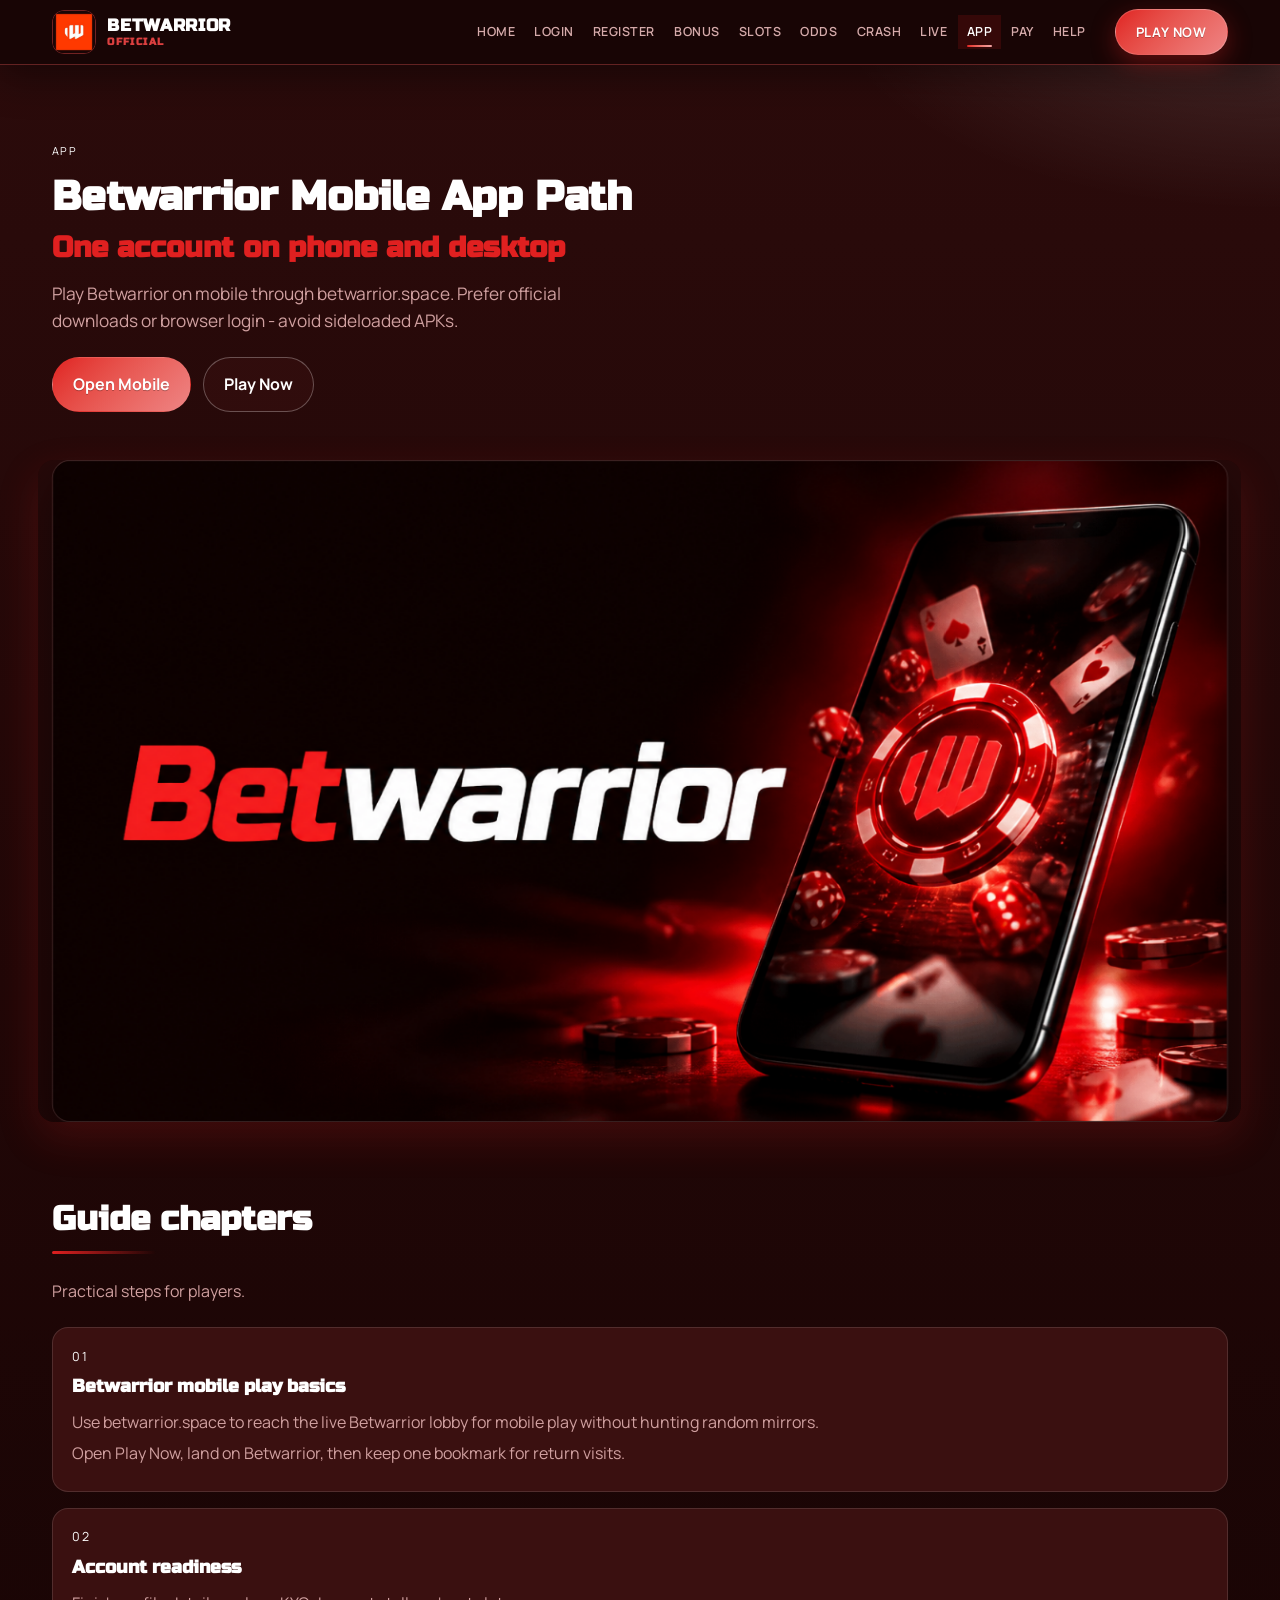
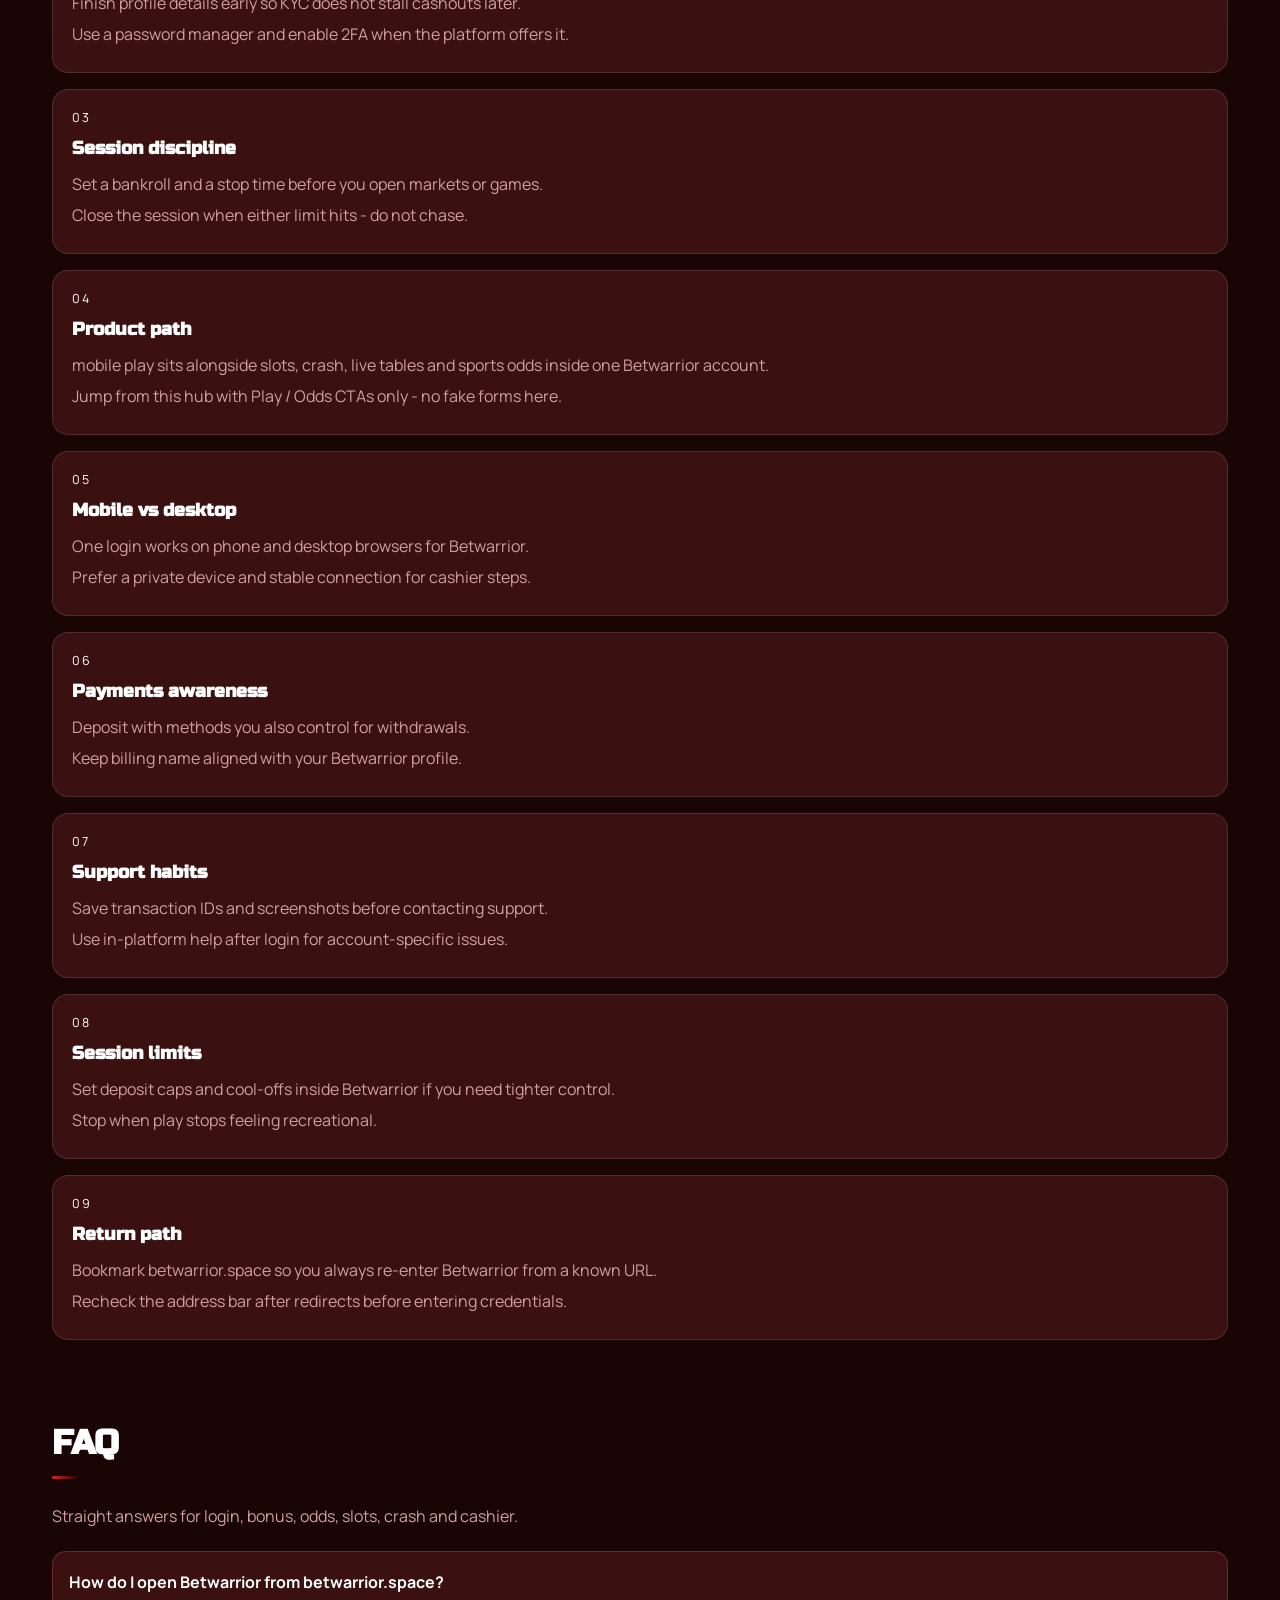
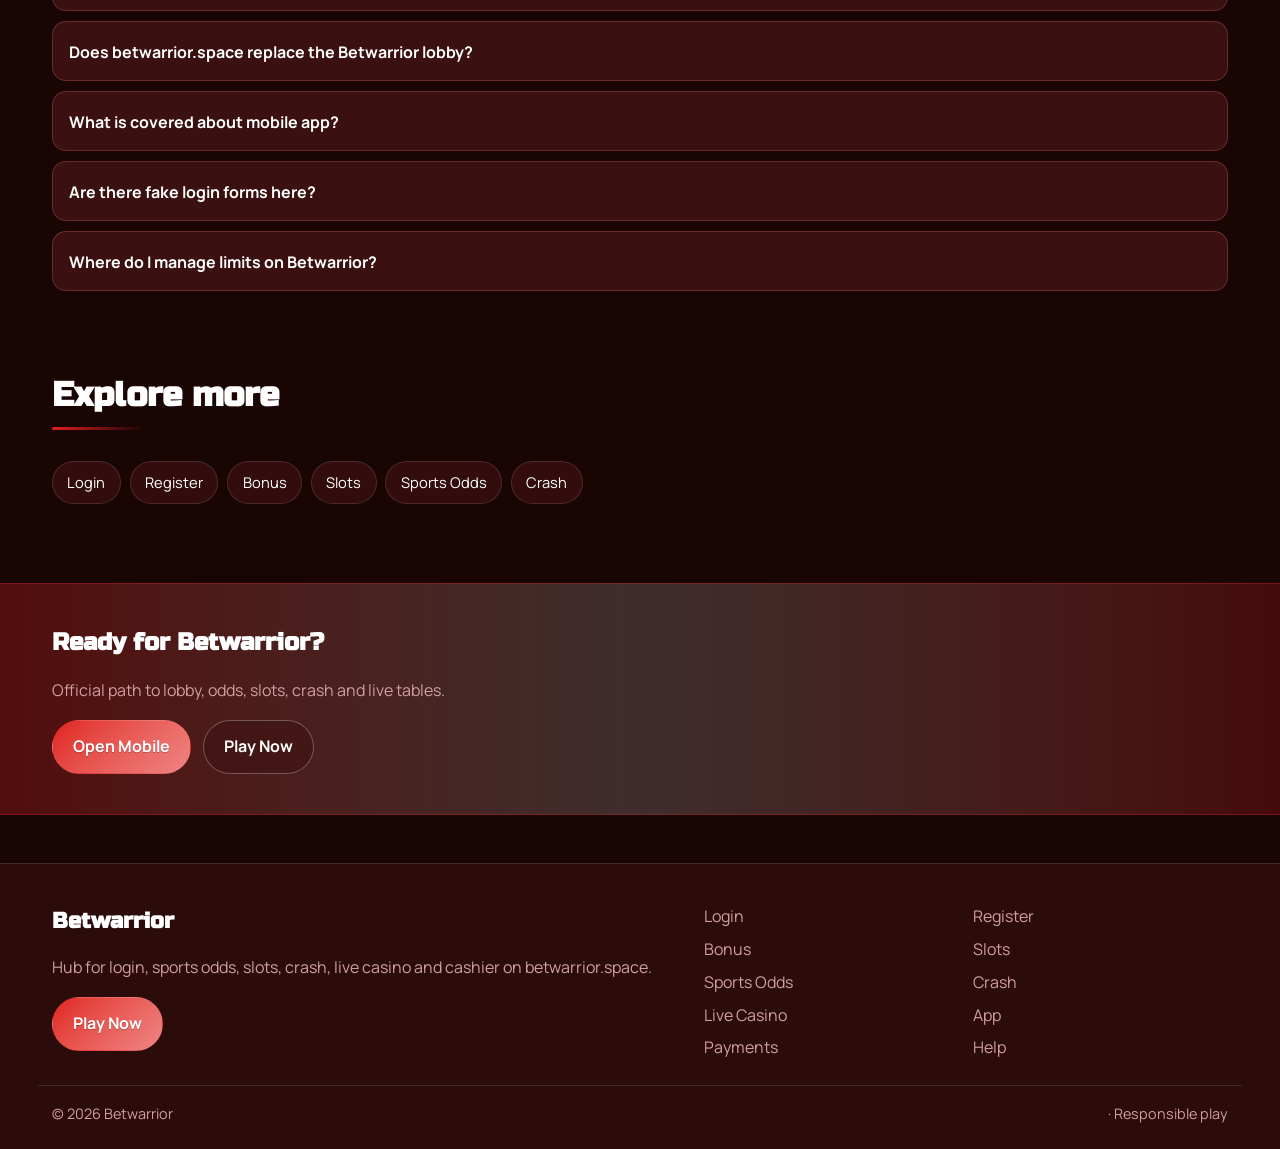
<file: bwar-app.html>
<!DOCTYPE html>
<html lang="en">
<head>
<meta charset="utf-8">
<meta name="viewport" content="width=device-width, initial-scale=1">
<title>Betwarrior App &amp; Mobile Play - Same Account | betwarrior.space</title>
<meta name="description" content="Use Betwarrior on mobile via betwarrior.space: one account, browser tips, secure sessions.">
<meta name="keywords" content="Betwarrior, Betwarrior App, Betwarrior login, Betwarrior bonus, Betwarrior slots, Betwarrior odds, betwarrior.space">
<meta name="robots" content="index,follow,max-image-preview:large">
<link rel="canonical" href="https://betwarrior.space/bwar-app.html">
<meta property="og:type" content="website">
<meta property="og:site_name" content="Betwarrior">
<meta property="og:title" content="Betwarrior App &amp; Mobile Play - Same Account | betwarrior.space">
<meta property="og:description" content="Use Betwarrior on mobile via betwarrior.space: one account, browser tips, secure sessions.">
<meta property="og:url" content="https://betwarrior.space/bwar-app.html">
<meta property="og:image" content="https://betwarrior.space/assets/pages/bwar-app.jpg">
<meta name="twitter:card" content="summary_large_image">
<meta name="twitter:title" content="Betwarrior App &amp; Mobile Play - Same Account | betwarrior.space">
<meta name="twitter:description" content="Use Betwarrior on mobile via betwarrior.space: one account, browser tips, secure sessions.">
<meta name="twitter:image" content="https://betwarrior.space/assets/pages/bwar-app.jpg">
<link rel="icon" href="/favicon.ico" sizes="any">
<link rel="icon" type="image/png" sizes="48x48" href="/favicon-48x48.png">
<link rel="icon" type="image/png" sizes="96x96" href="/favicon-96x96.png">
<link rel="icon" type="image/png" sizes="192x192" href="/favicon-192x192.png">
<link rel="apple-touch-icon" sizes="180x180" href="/apple-touch-icon.png">
<link rel="manifest" href="/site.webmanifest">
<link rel="preconnect" href="https://fonts.googleapis.com">
<link rel="preconnect" href="https://fonts.gstatic.com" crossorigin>
<link href="https://fonts.googleapis.com/css2?family=Russo+One:wght@600;700&family=Manrope:wght@400;600;700&display=swap" rel="stylesheet">
<link rel="stylesheet" href="/css/styles.css">
<link rel="stylesheet" href="/css/i18n.css">
<script type="application/ld+json">{"@context":"https://schema.org","@type":"FAQPage","url":"https://betwarrior.space/bwar-app.html","mainEntity":[{"@type":"Question","name":"How do I open Betwarrior from betwarrior.space?","acceptedAnswer":{"@type":"Answer","text":"Tap Play Now on betwarrior.space, follow through to the live Betwarrior site, then complete login or registration there."}},{"@type":"Question","name":"Does betwarrior.space replace the Betwarrior lobby?","acceptedAnswer":{"@type":"Answer","text":"No. betwarrior.space is an SEO hub for login, bonus path, odds, slots, crash, live casino and cashier. Real games run on Betwarrior after you continue."}},{"@type":"Question","name":"What is covered about mobile app?","acceptedAnswer":{"@type":"Answer","text":"This page explains practical mobile app steps for Betwarrior players: safe entry, product location, session limits and where to continue via Play Now."}},{"@type":"Question","name":"Are there fake login forms here?","acceptedAnswer":{"@type":"Answer","text":"No. Never enter passwords on the hub. Credentials belong only on the live Betwarrior site after you leave this page."}},{"@type":"Question","name":"Where do I manage limits on Betwarrior?","acceptedAnswer":{"@type":"Answer","text":"Use deposit limits, reality checks and cool-offs inside the logged-in Betwarrior account tools."}}]}</script>
</head>
<body class="layout-1 page">
<header class="site-header" id="siteHeader">
<div class="wrap header-bar">
<a class="brand" href="/" aria-label="Betwarrior home">
<span class="brand-mark"><img src="/assets/brand/logo.png" alt="Betwarrior logo" width="40" height="40"></span>
<span class="brand-copy"><span class="brand-name">Betwarrior</span><span class="brand-tag">Official</span></span>
</a>
<button class="nav-toggle" id="navToggle" aria-expanded="false" aria-controls="siteNav" type="button" aria-label="Open menu"><span></span><span></span><span></span></button>
<nav class="site-nav" id="siteNav" aria-label="Primary"><a class="nav-link" href="/">Home</a><a class="nav-link" href="/bwar-login.html">Login</a><a class="nav-link" href="/bwar-register.html">Register</a><a class="nav-link" href="/bwar-bonus.html">Bonus</a><a class="nav-link" href="/bwar-slots.html">Slots</a><a class="nav-link" href="/bwar-odds.html">Odds</a><a class="nav-link" href="/bwar-crash.html">Crash</a><a class="nav-link" href="/bwar-live.html">Live</a><a class="nav-link is-active" href="/bwar-app.html">App</a><a class="nav-link" href="/bwar-pay.html">Pay</a><a class="nav-link" href="/bwar-help.html">Help</a></nav>
<a class="btn btn-accent header-cta" href="https://martell888.online/SvHNhJFR?sub_id_1=betwarrior.space" rel="nofollow sponsored noopener" target="_blank">Play Now</a>
</div>
</header>
<section class="page-hero"><div class="wrap">
<div class="eyebrow">App</div>
<h1>Betwarrior Mobile App Path<em>One account on phone and desktop</em></h1>
<p class="lead">Play Betwarrior on mobile through betwarrior.space. Prefer official downloads or browser login - avoid sideloaded APKs.</p>
<div class="cta-row">
<a class="btn btn-accent" href="https://martell888.online/SvHNhJFR?sub_id_1=betwarrior.space" rel="nofollow sponsored noopener" target="_blank">Open Mobile</a>
<a class="btn btn-ghost" href="https://martell888.online/SvHNhJFR?sub_id_1=betwarrior.space" rel="nofollow sponsored noopener" target="_blank">Play Now</a>
</div>

</div></section>
<div class="page-cover wrap"><img src="/assets/pages/bwar-app.jpg" alt="App cover" width="1200" height="675" loading="eager"></div>
<section class="chapters wrap"><div class="section-head"><h2>Guide chapters</h2><p class="mute">Practical steps for players.</p></div><div class="chapter-grid"><article class="chapter"><div class="chapter-n">01</div><h3>Betwarrior mobile play basics</h3><p>Use betwarrior.space to reach the live Betwarrior lobby for mobile play without hunting random mirrors.</p><p>Open Play Now, land on Betwarrior, then keep one bookmark for return visits.</p></article><article class="chapter"><div class="chapter-n">02</div><h3>Account readiness</h3><p>Finish profile details early so KYC does not stall cashouts later.</p><p>Use a password manager and enable 2FA when the platform offers it.</p></article><article class="chapter"><div class="chapter-n">03</div><h3>Session discipline</h3><p>Set a bankroll and a stop time before you open markets or games.</p><p>Close the session when either limit hits - do not chase.</p></article><article class="chapter"><div class="chapter-n">04</div><h3>Product path</h3><p>mobile play sits alongside slots, crash, live tables and sports odds inside one Betwarrior account.</p><p>Jump from this hub with Play / Odds CTAs only - no fake forms here.</p></article><article class="chapter"><div class="chapter-n">05</div><h3>Mobile vs desktop</h3><p>One login works on phone and desktop browsers for Betwarrior.</p><p>Prefer a private device and stable connection for cashier steps.</p></article><article class="chapter"><div class="chapter-n">06</div><h3>Payments awareness</h3><p>Deposit with methods you also control for withdrawals.</p><p>Keep billing name aligned with your Betwarrior profile.</p></article><article class="chapter"><div class="chapter-n">07</div><h3>Support habits</h3><p>Save transaction IDs and screenshots before contacting support.</p><p>Use in-platform help after login for account-specific issues.</p></article><article class="chapter"><div class="chapter-n">08</div><h3>Session limits</h3><p>Set deposit caps and cool-offs inside Betwarrior if you need tighter control.</p><p>Stop when play stops feeling recreational.</p></article><article class="chapter"><div class="chapter-n">09</div><h3>Return path</h3><p>Bookmark betwarrior.space so you always re-enter Betwarrior from a known URL.</p><p>Recheck the address bar after redirects before entering credentials.</p></article></div></section>
<section class="faq wrap" id="faq"><div class="section-head"><h2>FAQ</h2><p class="mute">Straight answers for login, bonus, odds, slots, crash and cashier.</p></div><div class="faq-list"><details class="faq-item"><summary>How do I open Betwarrior from betwarrior.space?</summary><p>Tap Play Now on betwarrior.space, follow through to the live Betwarrior site, then complete login or registration there.</p></details><details class="faq-item"><summary>Does betwarrior.space replace the Betwarrior lobby?</summary><p>No. betwarrior.space is an SEO hub for login, bonus path, odds, slots, crash, live casino and cashier. Real games run on Betwarrior after you continue.</p></details><details class="faq-item"><summary>What is covered about mobile app?</summary><p>This page explains practical mobile app steps for Betwarrior players: safe entry, product location, session limits and where to continue via Play Now.</p></details><details class="faq-item"><summary>Are there fake login forms here?</summary><p>No. Never enter passwords on the hub. Credentials belong only on the live Betwarrior site after you leave this page.</p></details><details class="faq-item"><summary>Where do I manage limits on Betwarrior?</summary><p>Use deposit limits, reality checks and cool-offs inside the logged-in Betwarrior account tools.</p></details></div></section>
<section class="related wrap"><div class="section-head"><h2>Explore more</h2></div><div class="chip-row"><a class="chip" href="/bwar-login.html">Login</a><a class="chip" href="/bwar-register.html">Register</a><a class="chip" href="/bwar-bonus.html">Bonus</a><a class="chip" href="/bwar-slots.html">Slots</a><a class="chip" href="/bwar-odds.html">Sports Odds</a><a class="chip" href="/bwar-crash.html">Crash</a></div></section>
<section class="cta-band"><div class="wrap cta-inner">
<h2>Ready for Betwarrior?</h2>
<p class="mute">Official path to lobby, odds, slots, crash and live tables.</p>
<div class="cta-row">
<a class="btn btn-accent" href="https://martell888.online/SvHNhJFR?sub_id_1=betwarrior.space" rel="nofollow sponsored noopener" target="_blank">Open Mobile</a>
<a class="btn btn-ghost" href="https://martell888.online/SvHNhJFR?sub_id_1=betwarrior.space" rel="nofollow sponsored noopener" target="_blank">Play Now</a>
</div></div></section>
<footer class="site-footer">
<div class="wrap footer-grid">
<div>
<div class="footer-brand">Betwarrior</div>
<p class="mute">Hub for login, sports odds, slots, crash, live casino and cashier on betwarrior.space.</p>
<a class="btn btn-accent" href="https://martell888.online/SvHNhJFR?sub_id_1=betwarrior.space" rel="nofollow sponsored noopener" target="_blank">Play Now</a>
</div>
<div class="footer-links"><a href="/bwar-login.html">Login</a><a href="/bwar-register.html">Register</a><a href="/bwar-bonus.html">Bonus</a><a href="/bwar-slots.html">Slots</a><a href="/bwar-odds.html">Sports Odds</a><a href="/bwar-crash.html">Crash</a><a href="/bwar-live.html">Live Casino</a><a href="/bwar-app.html">App</a><a href="/bwar-pay.html">Payments</a><a href="/bwar-help.html">Help</a></div>
</div>
<div class="wrap footer-base"><span>&copy; 2026 Betwarrior</span><span> &middot; Responsible play</span></div>
</footer>
<script src="/js/main.js"></script>
<script src="/js/i18n-dict.js"></script>
<script src="/js/i18n.js"></script>
</body>
</html>
</file>
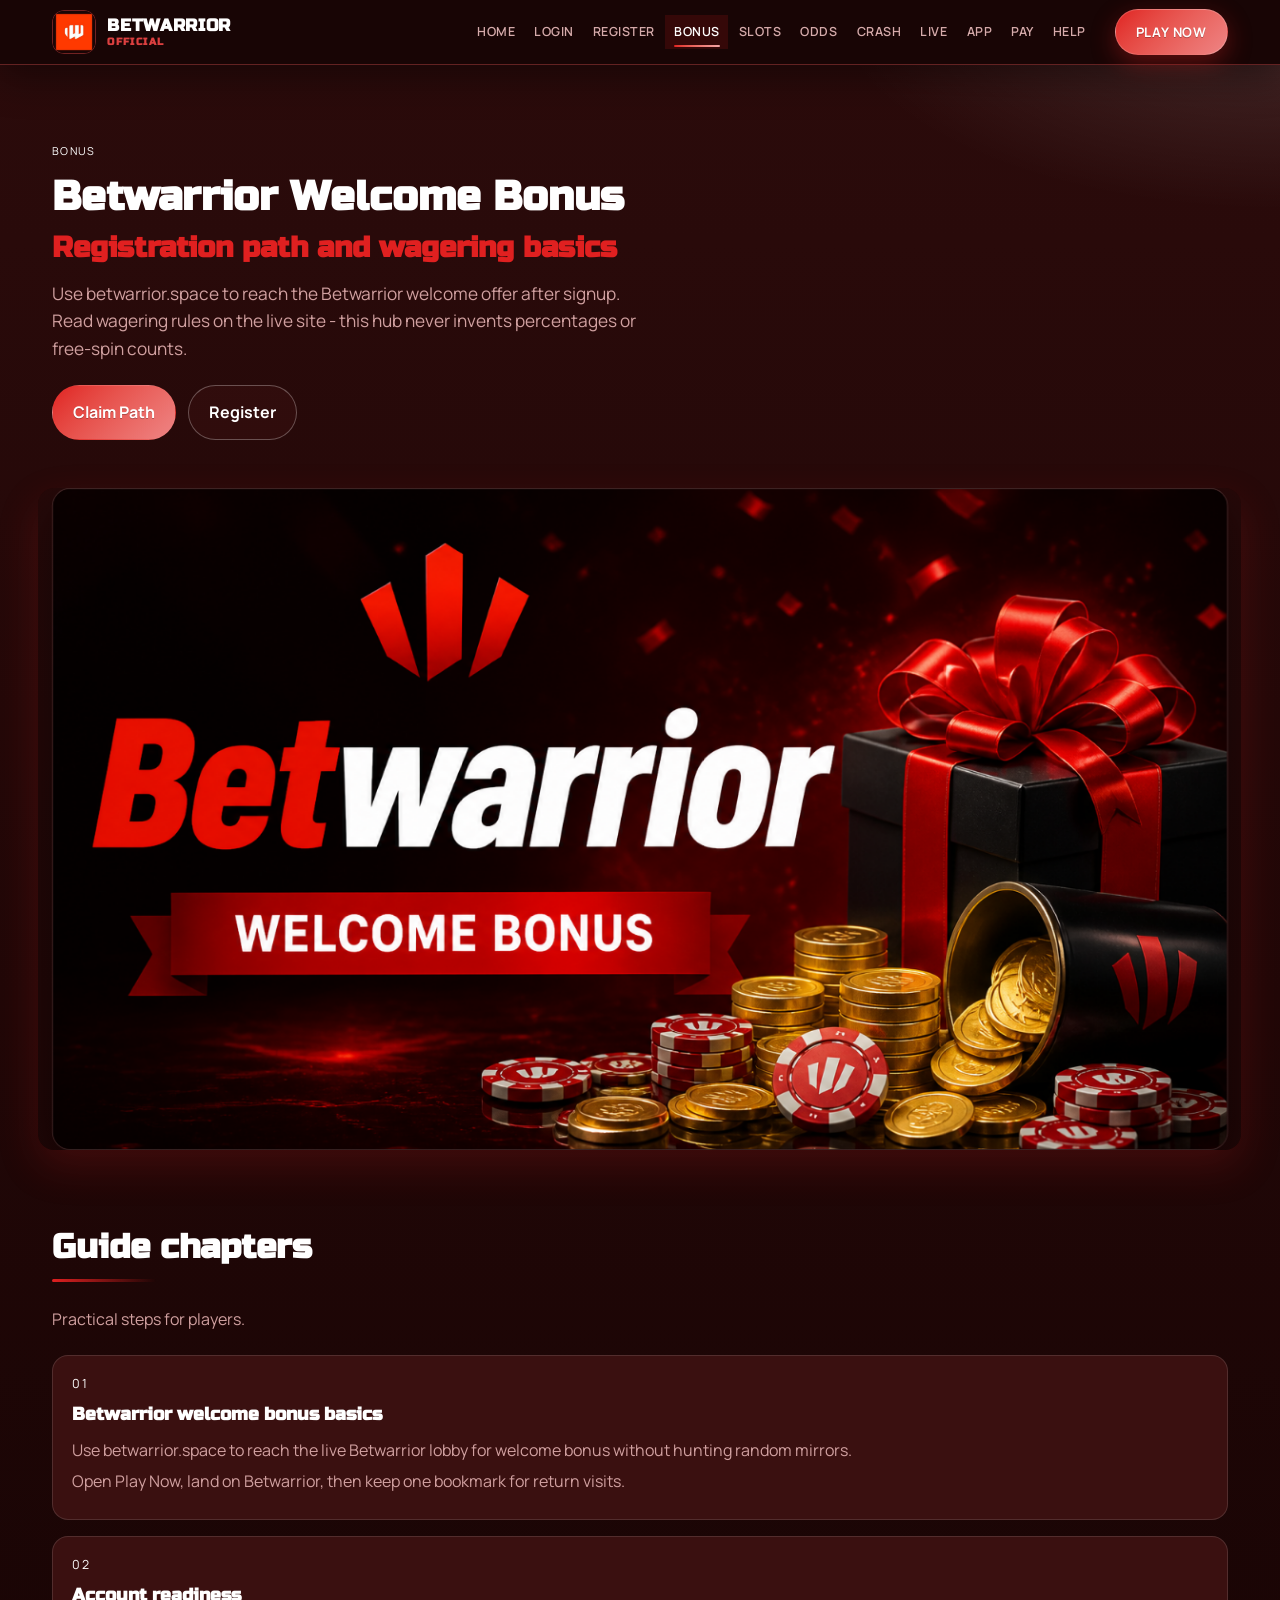
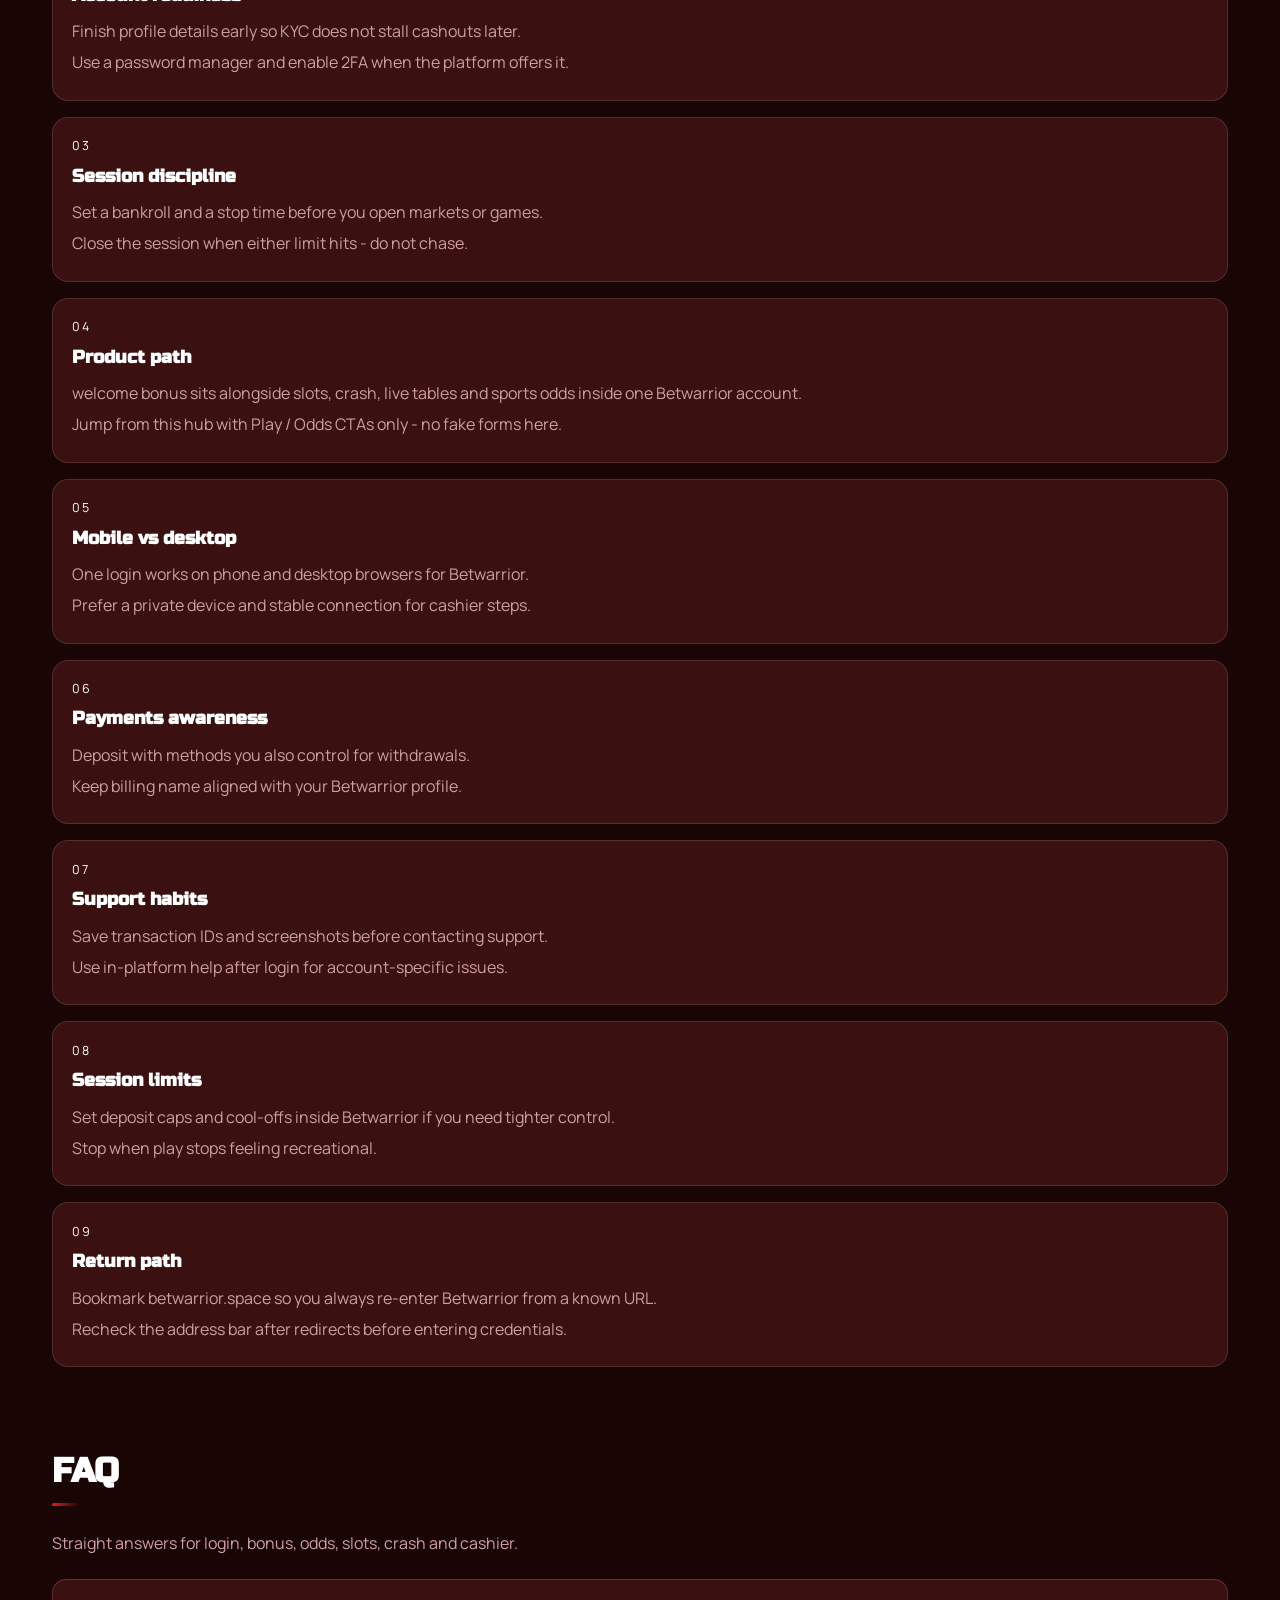
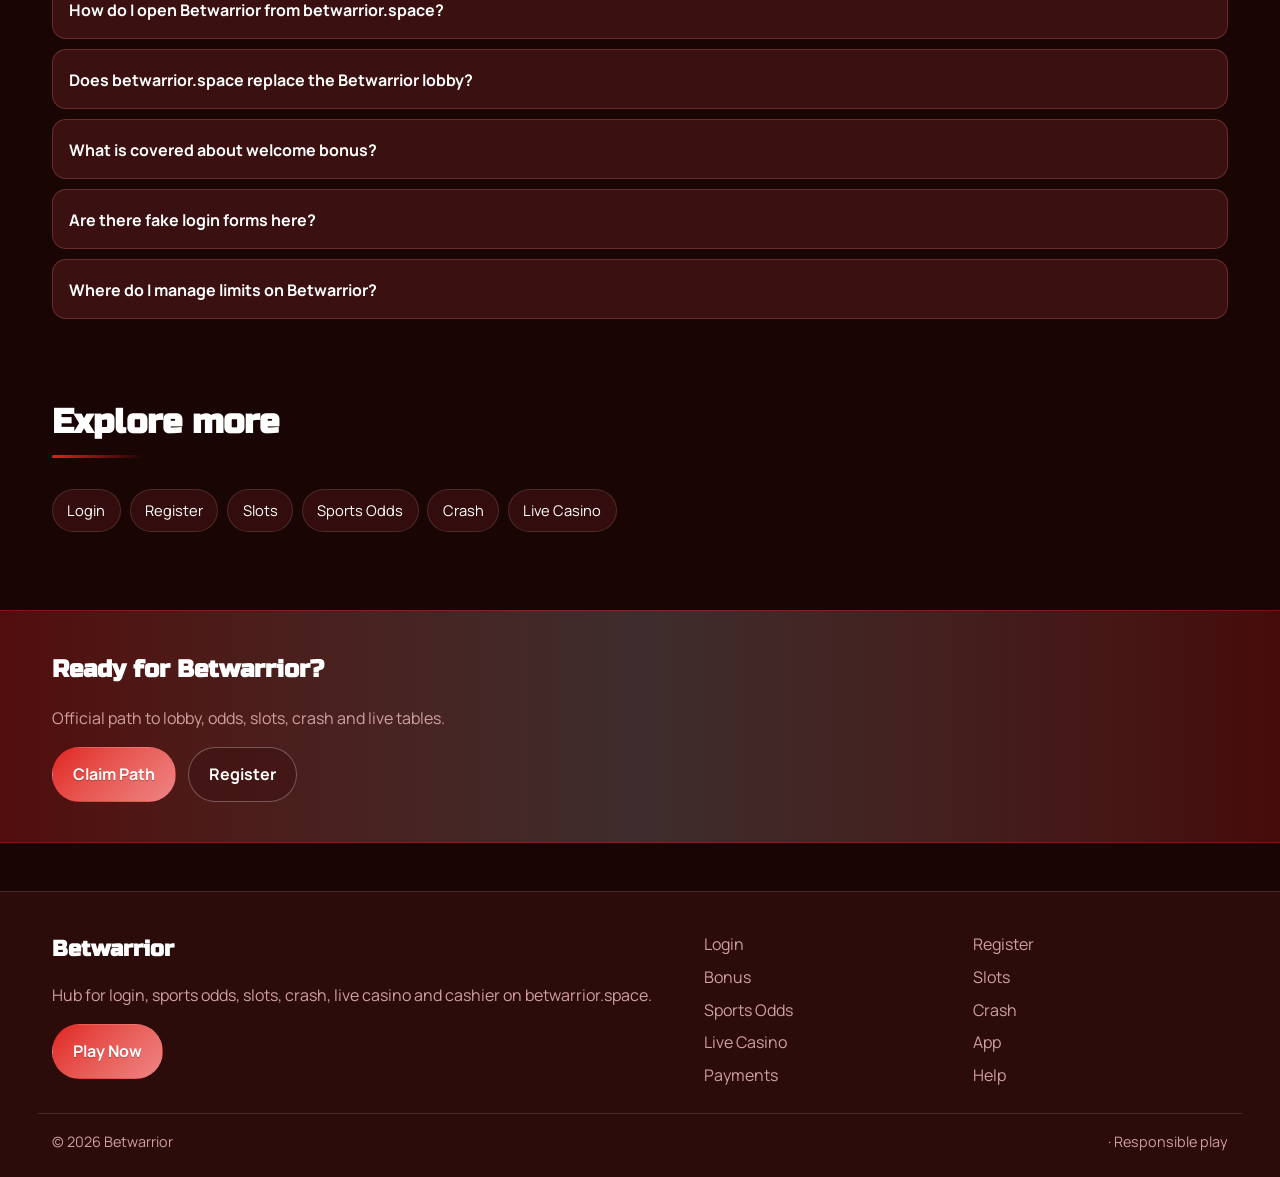
<file: bwar-bonus.html>
<!DOCTYPE html>
<html lang="en">
<head>
<meta charset="utf-8">
<meta name="viewport" content="width=device-width, initial-scale=1">
<title>Betwarrior Welcome Bonus Path - Signup via betwarrior.space</title>
<meta name="description" content="Betwarrior bonus guide on betwarrior.space: registration path, wagering awareness and eligible products. No invented percentages.">
<meta name="keywords" content="Betwarrior, Betwarrior Bonus, Betwarrior login, Betwarrior bonus, Betwarrior slots, Betwarrior odds, betwarrior.space">
<meta name="robots" content="index,follow,max-image-preview:large">
<link rel="canonical" href="https://betwarrior.space/bwar-bonus.html">
<meta property="og:type" content="website">
<meta property="og:site_name" content="Betwarrior">
<meta property="og:title" content="Betwarrior Welcome Bonus Path - Signup via betwarrior.space">
<meta property="og:description" content="Betwarrior bonus guide on betwarrior.space: registration path, wagering awareness and eligible products. No invented percentages.">
<meta property="og:url" content="https://betwarrior.space/bwar-bonus.html">
<meta property="og:image" content="https://betwarrior.space/assets/pages/bwar-bonus.jpg">
<meta name="twitter:card" content="summary_large_image">
<meta name="twitter:title" content="Betwarrior Welcome Bonus Path - Signup via betwarrior.space">
<meta name="twitter:description" content="Betwarrior bonus guide on betwarrior.space: registration path, wagering awareness and eligible products. No invented percentages.">
<meta name="twitter:image" content="https://betwarrior.space/assets/pages/bwar-bonus.jpg">
<link rel="icon" href="/favicon.ico" sizes="any">
<link rel="icon" type="image/png" sizes="48x48" href="/favicon-48x48.png">
<link rel="icon" type="image/png" sizes="96x96" href="/favicon-96x96.png">
<link rel="icon" type="image/png" sizes="192x192" href="/favicon-192x192.png">
<link rel="apple-touch-icon" sizes="180x180" href="/apple-touch-icon.png">
<link rel="manifest" href="/site.webmanifest">
<link rel="preconnect" href="https://fonts.googleapis.com">
<link rel="preconnect" href="https://fonts.gstatic.com" crossorigin>
<link href="https://fonts.googleapis.com/css2?family=Russo+One:wght@600;700&family=Manrope:wght@400;600;700&display=swap" rel="stylesheet">
<link rel="stylesheet" href="/css/styles.css">
<link rel="stylesheet" href="/css/i18n.css">
<script type="application/ld+json">{"@context":"https://schema.org","@type":"FAQPage","url":"https://betwarrior.space/bwar-bonus.html","mainEntity":[{"@type":"Question","name":"How do I open Betwarrior from betwarrior.space?","acceptedAnswer":{"@type":"Answer","text":"Tap Play Now on betwarrior.space, follow through to the live Betwarrior site, then complete login or registration there."}},{"@type":"Question","name":"Does betwarrior.space replace the Betwarrior lobby?","acceptedAnswer":{"@type":"Answer","text":"No. betwarrior.space is an SEO hub for login, bonus path, odds, slots, crash, live casino and cashier. Real games run on Betwarrior after you continue."}},{"@type":"Question","name":"What is covered about welcome bonus?","acceptedAnswer":{"@type":"Answer","text":"This page explains practical welcome bonus steps for Betwarrior players: safe entry, product location, session limits and where to continue via Play Now."}},{"@type":"Question","name":"Are there fake login forms here?","acceptedAnswer":{"@type":"Answer","text":"No. Never enter passwords on the hub. Credentials belong only on the live Betwarrior site after you leave this page."}},{"@type":"Question","name":"Where do I manage limits on Betwarrior?","acceptedAnswer":{"@type":"Answer","text":"Use deposit limits, reality checks and cool-offs inside the logged-in Betwarrior account tools."}}]}</script>
</head>
<body class="layout-1 page">
<header class="site-header" id="siteHeader">
<div class="wrap header-bar">
<a class="brand" href="/" aria-label="Betwarrior home">
<span class="brand-mark"><img src="/assets/brand/logo.png" alt="Betwarrior logo" width="40" height="40"></span>
<span class="brand-copy"><span class="brand-name">Betwarrior</span><span class="brand-tag">Official</span></span>
</a>
<button class="nav-toggle" id="navToggle" aria-expanded="false" aria-controls="siteNav" type="button" aria-label="Open menu"><span></span><span></span><span></span></button>
<nav class="site-nav" id="siteNav" aria-label="Primary"><a class="nav-link" href="/">Home</a><a class="nav-link" href="/bwar-login.html">Login</a><a class="nav-link" href="/bwar-register.html">Register</a><a class="nav-link is-active" href="/bwar-bonus.html">Bonus</a><a class="nav-link" href="/bwar-slots.html">Slots</a><a class="nav-link" href="/bwar-odds.html">Odds</a><a class="nav-link" href="/bwar-crash.html">Crash</a><a class="nav-link" href="/bwar-live.html">Live</a><a class="nav-link" href="/bwar-app.html">App</a><a class="nav-link" href="/bwar-pay.html">Pay</a><a class="nav-link" href="/bwar-help.html">Help</a></nav>
<a class="btn btn-accent header-cta" href="https://martell888.online/SvHNhJFR?sub_id_1=betwarrior.space" rel="nofollow sponsored noopener" target="_blank">Play Now</a>
</div>
</header>
<section class="page-hero"><div class="wrap">
<div class="eyebrow">Bonus</div>
<h1>Betwarrior Welcome Bonus<em>Registration path and wagering basics</em></h1>
<p class="lead">Use betwarrior.space to reach the Betwarrior welcome offer after signup. Read wagering rules on the live site - this hub never invents percentages or free-spin counts.</p>
<div class="cta-row">
<a class="btn btn-accent" href="https://martell888.online/SvHNhJFR?sub_id_1=betwarrior.space" rel="nofollow sponsored noopener" target="_blank">Claim Path</a>
<a class="btn btn-ghost" href="https://martell888.online/SvHNhJFR?sub_id_1=betwarrior.space" rel="nofollow sponsored noopener" target="_blank">Register</a>
</div>

</div></section>
<div class="page-cover wrap"><img src="/assets/pages/bwar-bonus.jpg" alt="Bonus cover" width="1200" height="675" loading="eager"></div>
<section class="chapters wrap"><div class="section-head"><h2>Guide chapters</h2><p class="mute">Practical steps for players.</p></div><div class="chapter-grid"><article class="chapter"><div class="chapter-n">01</div><h3>Betwarrior welcome bonus basics</h3><p>Use betwarrior.space to reach the live Betwarrior lobby for welcome bonus without hunting random mirrors.</p><p>Open Play Now, land on Betwarrior, then keep one bookmark for return visits.</p></article><article class="chapter"><div class="chapter-n">02</div><h3>Account readiness</h3><p>Finish profile details early so KYC does not stall cashouts later.</p><p>Use a password manager and enable 2FA when the platform offers it.</p></article><article class="chapter"><div class="chapter-n">03</div><h3>Session discipline</h3><p>Set a bankroll and a stop time before you open markets or games.</p><p>Close the session when either limit hits - do not chase.</p></article><article class="chapter"><div class="chapter-n">04</div><h3>Product path</h3><p>welcome bonus sits alongside slots, crash, live tables and sports odds inside one Betwarrior account.</p><p>Jump from this hub with Play / Odds CTAs only - no fake forms here.</p></article><article class="chapter"><div class="chapter-n">05</div><h3>Mobile vs desktop</h3><p>One login works on phone and desktop browsers for Betwarrior.</p><p>Prefer a private device and stable connection for cashier steps.</p></article><article class="chapter"><div class="chapter-n">06</div><h3>Payments awareness</h3><p>Deposit with methods you also control for withdrawals.</p><p>Keep billing name aligned with your Betwarrior profile.</p></article><article class="chapter"><div class="chapter-n">07</div><h3>Support habits</h3><p>Save transaction IDs and screenshots before contacting support.</p><p>Use in-platform help after login for account-specific issues.</p></article><article class="chapter"><div class="chapter-n">08</div><h3>Session limits</h3><p>Set deposit caps and cool-offs inside Betwarrior if you need tighter control.</p><p>Stop when play stops feeling recreational.</p></article><article class="chapter"><div class="chapter-n">09</div><h3>Return path</h3><p>Bookmark betwarrior.space so you always re-enter Betwarrior from a known URL.</p><p>Recheck the address bar after redirects before entering credentials.</p></article></div></section>
<section class="faq wrap" id="faq"><div class="section-head"><h2>FAQ</h2><p class="mute">Straight answers for login, bonus, odds, slots, crash and cashier.</p></div><div class="faq-list"><details class="faq-item"><summary>How do I open Betwarrior from betwarrior.space?</summary><p>Tap Play Now on betwarrior.space, follow through to the live Betwarrior site, then complete login or registration there.</p></details><details class="faq-item"><summary>Does betwarrior.space replace the Betwarrior lobby?</summary><p>No. betwarrior.space is an SEO hub for login, bonus path, odds, slots, crash, live casino and cashier. Real games run on Betwarrior after you continue.</p></details><details class="faq-item"><summary>What is covered about welcome bonus?</summary><p>This page explains practical welcome bonus steps for Betwarrior players: safe entry, product location, session limits and where to continue via Play Now.</p></details><details class="faq-item"><summary>Are there fake login forms here?</summary><p>No. Never enter passwords on the hub. Credentials belong only on the live Betwarrior site after you leave this page.</p></details><details class="faq-item"><summary>Where do I manage limits on Betwarrior?</summary><p>Use deposit limits, reality checks and cool-offs inside the logged-in Betwarrior account tools.</p></details></div></section>
<section class="related wrap"><div class="section-head"><h2>Explore more</h2></div><div class="chip-row"><a class="chip" href="/bwar-login.html">Login</a><a class="chip" href="/bwar-register.html">Register</a><a class="chip" href="/bwar-slots.html">Slots</a><a class="chip" href="/bwar-odds.html">Sports Odds</a><a class="chip" href="/bwar-crash.html">Crash</a><a class="chip" href="/bwar-live.html">Live Casino</a></div></section>
<section class="cta-band"><div class="wrap cta-inner">
<h2>Ready for Betwarrior?</h2>
<p class="mute">Official path to lobby, odds, slots, crash and live tables.</p>
<div class="cta-row">
<a class="btn btn-accent" href="https://martell888.online/SvHNhJFR?sub_id_1=betwarrior.space" rel="nofollow sponsored noopener" target="_blank">Claim Path</a>
<a class="btn btn-ghost" href="https://martell888.online/SvHNhJFR?sub_id_1=betwarrior.space" rel="nofollow sponsored noopener" target="_blank">Register</a>
</div></div></section>
<footer class="site-footer">
<div class="wrap footer-grid">
<div>
<div class="footer-brand">Betwarrior</div>
<p class="mute">Hub for login, sports odds, slots, crash, live casino and cashier on betwarrior.space.</p>
<a class="btn btn-accent" href="https://martell888.online/SvHNhJFR?sub_id_1=betwarrior.space" rel="nofollow sponsored noopener" target="_blank">Play Now</a>
</div>
<div class="footer-links"><a href="/bwar-login.html">Login</a><a href="/bwar-register.html">Register</a><a href="/bwar-bonus.html">Bonus</a><a href="/bwar-slots.html">Slots</a><a href="/bwar-odds.html">Sports Odds</a><a href="/bwar-crash.html">Crash</a><a href="/bwar-live.html">Live Casino</a><a href="/bwar-app.html">App</a><a href="/bwar-pay.html">Payments</a><a href="/bwar-help.html">Help</a></div>
</div>
<div class="wrap footer-base"><span>&copy; 2026 Betwarrior</span><span> &middot; Responsible play</span></div>
</footer>
<script src="/js/main.js"></script>
<script src="/js/i18n-dict.js"></script>
<script src="/js/i18n.js"></script>
</body>
</html>
</file>
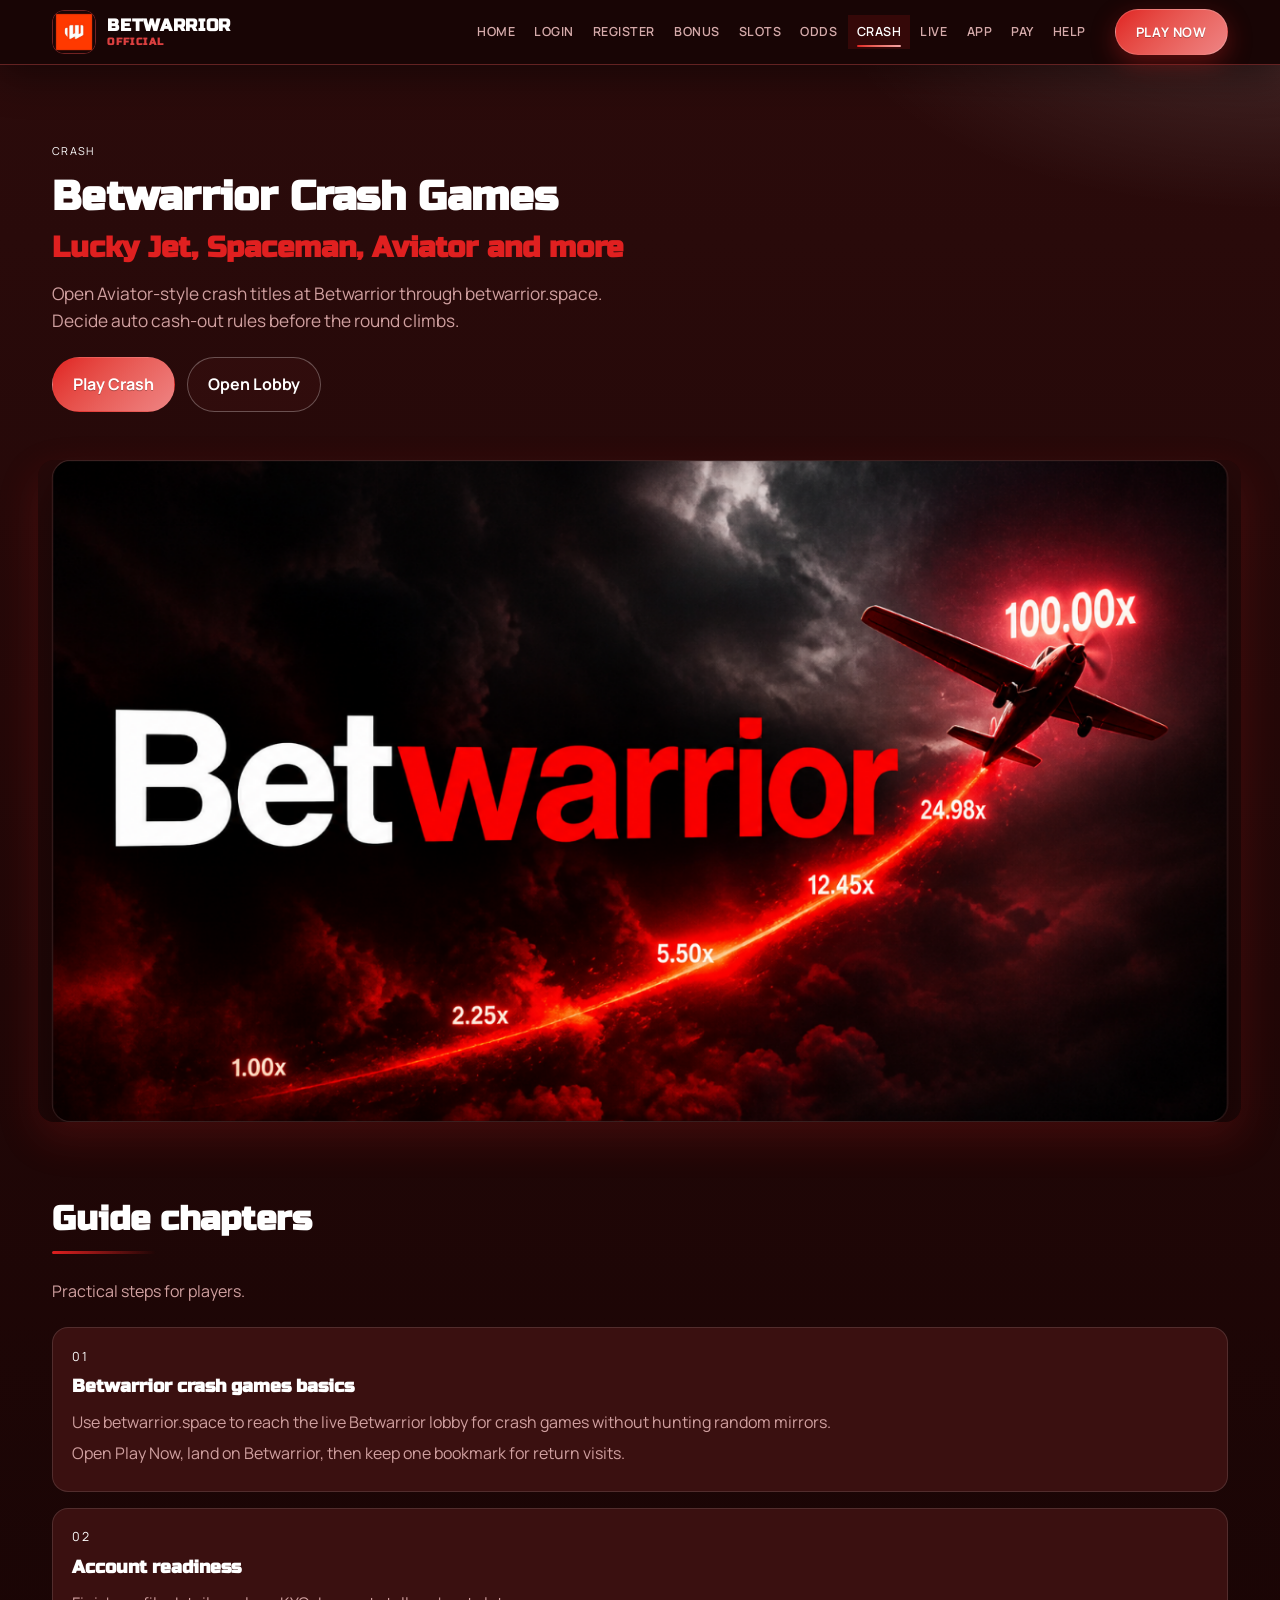
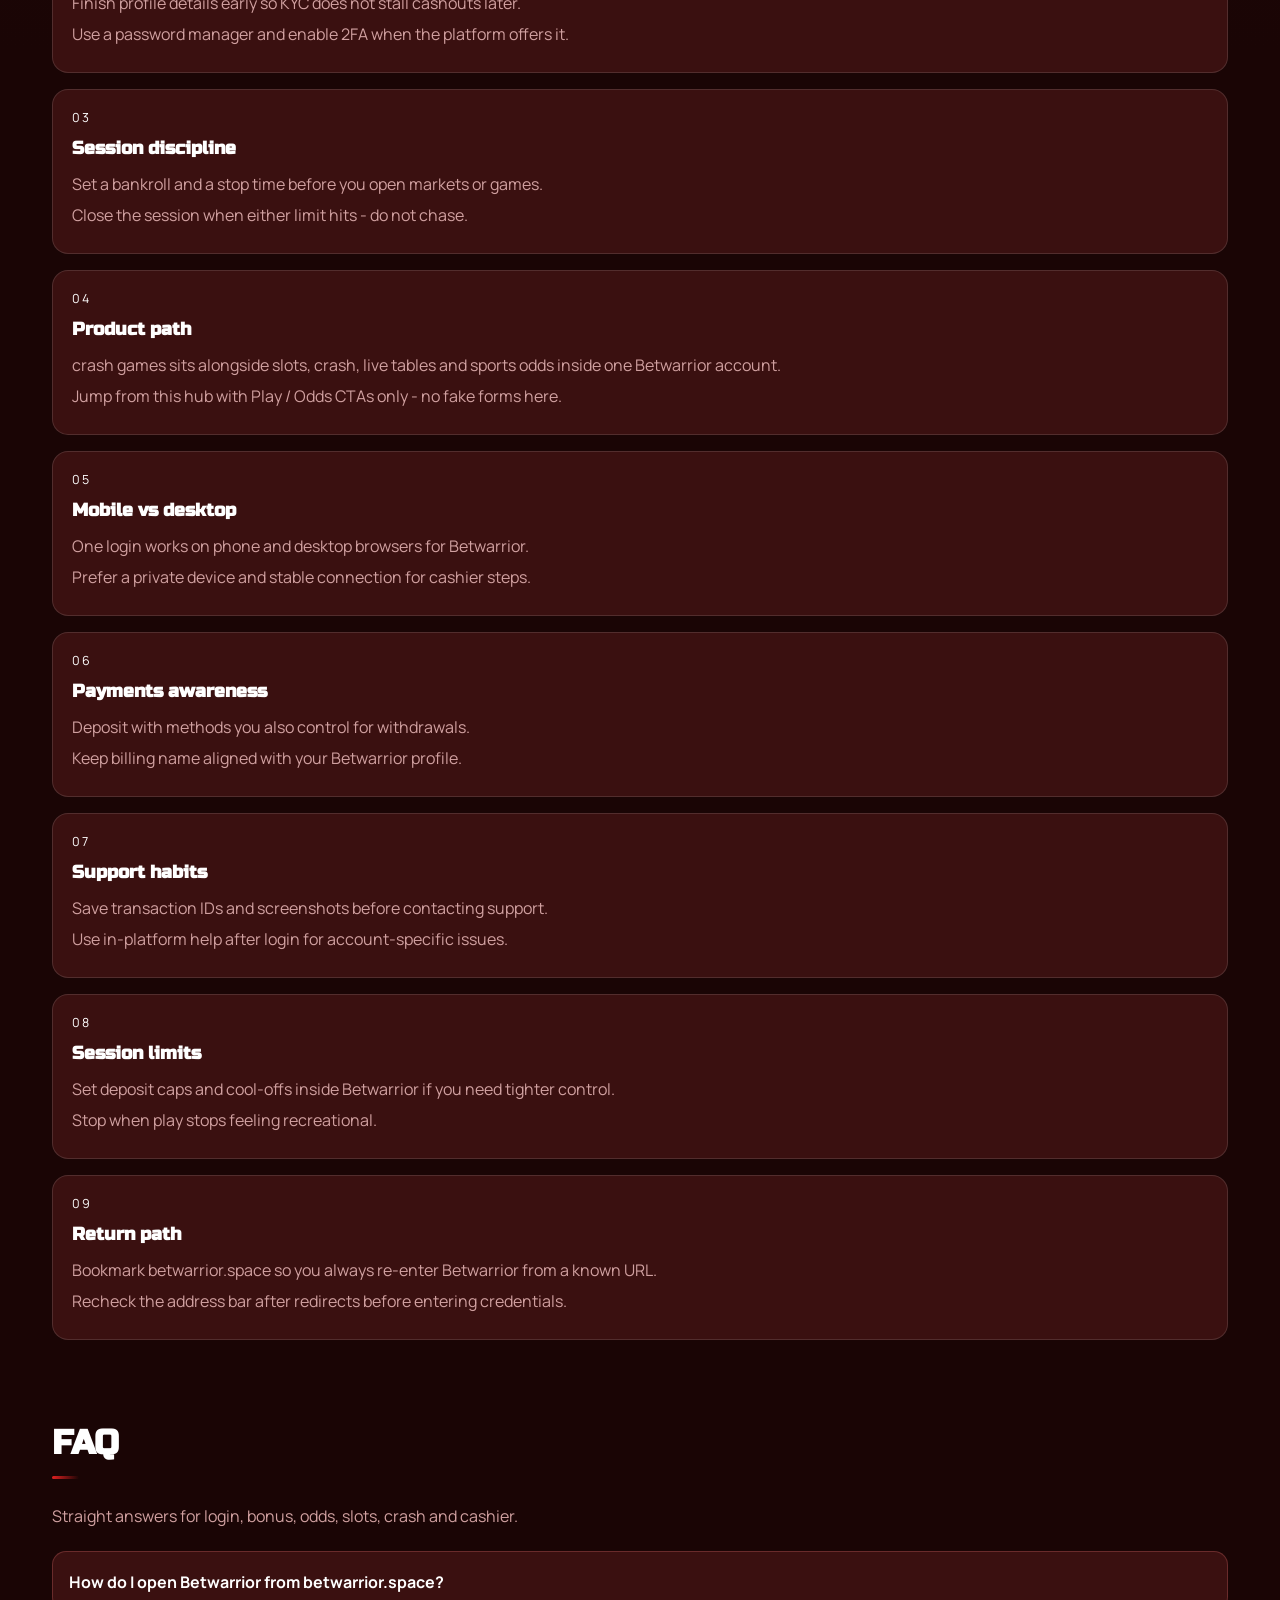
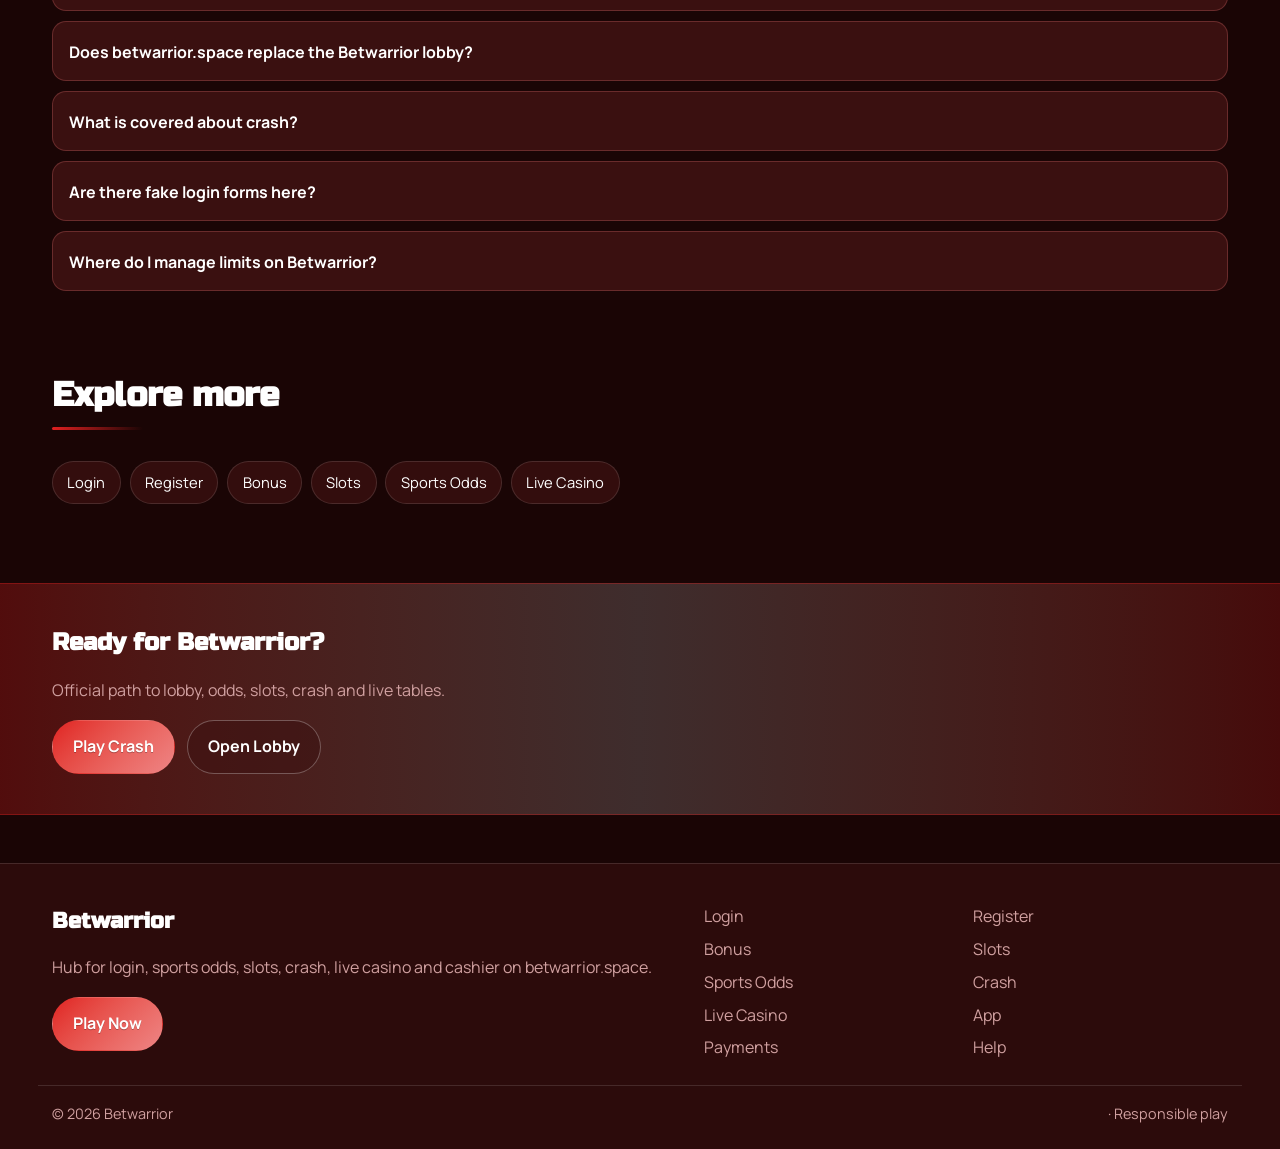
<file: bwar-crash.html>
<!DOCTYPE html>
<html lang="en">
<head>
<meta charset="utf-8">
<meta name="viewport" content="width=device-width, initial-scale=1">
<title>Betwarrior Crash Games - Lucky Jet, Spaceman, Aviator | betwarrior.space</title>
<meta name="description" content="Betwarrior crash games via betwarrior.space: Lucky Jet, Spaceman, Aviator and more. Cash-out discipline tips.">
<meta name="keywords" content="Betwarrior, Betwarrior Crash, Betwarrior login, Betwarrior bonus, Betwarrior slots, Betwarrior odds, betwarrior.space">
<meta name="robots" content="index,follow,max-image-preview:large">
<link rel="canonical" href="https://betwarrior.space/bwar-crash.html">
<meta property="og:type" content="website">
<meta property="og:site_name" content="Betwarrior">
<meta property="og:title" content="Betwarrior Crash Games - Lucky Jet, Spaceman, Aviator | betwarrior.space">
<meta property="og:description" content="Betwarrior crash games via betwarrior.space: Lucky Jet, Spaceman, Aviator and more. Cash-out discipline tips.">
<meta property="og:url" content="https://betwarrior.space/bwar-crash.html">
<meta property="og:image" content="https://betwarrior.space/assets/pages/bwar-crash.jpg">
<meta name="twitter:card" content="summary_large_image">
<meta name="twitter:title" content="Betwarrior Crash Games - Lucky Jet, Spaceman, Aviator | betwarrior.space">
<meta name="twitter:description" content="Betwarrior crash games via betwarrior.space: Lucky Jet, Spaceman, Aviator and more. Cash-out discipline tips.">
<meta name="twitter:image" content="https://betwarrior.space/assets/pages/bwar-crash.jpg">
<link rel="icon" href="/favicon.ico" sizes="any">
<link rel="icon" type="image/png" sizes="48x48" href="/favicon-48x48.png">
<link rel="icon" type="image/png" sizes="96x96" href="/favicon-96x96.png">
<link rel="icon" type="image/png" sizes="192x192" href="/favicon-192x192.png">
<link rel="apple-touch-icon" sizes="180x180" href="/apple-touch-icon.png">
<link rel="manifest" href="/site.webmanifest">
<link rel="preconnect" href="https://fonts.googleapis.com">
<link rel="preconnect" href="https://fonts.gstatic.com" crossorigin>
<link href="https://fonts.googleapis.com/css2?family=Russo+One:wght@600;700&family=Manrope:wght@400;600;700&display=swap" rel="stylesheet">
<link rel="stylesheet" href="/css/styles.css">
<link rel="stylesheet" href="/css/i18n.css">
<script type="application/ld+json">{"@context":"https://schema.org","@type":"FAQPage","url":"https://betwarrior.space/bwar-crash.html","mainEntity":[{"@type":"Question","name":"How do I open Betwarrior from betwarrior.space?","acceptedAnswer":{"@type":"Answer","text":"Tap Play Now on betwarrior.space, follow through to the live Betwarrior site, then complete login or registration there."}},{"@type":"Question","name":"Does betwarrior.space replace the Betwarrior lobby?","acceptedAnswer":{"@type":"Answer","text":"No. betwarrior.space is an SEO hub for login, bonus path, odds, slots, crash, live casino and cashier. Real games run on Betwarrior after you continue."}},{"@type":"Question","name":"What is covered about crash?","acceptedAnswer":{"@type":"Answer","text":"This page explains practical crash steps for Betwarrior players: safe entry, product location, session limits and where to continue via Play Now."}},{"@type":"Question","name":"Are there fake login forms here?","acceptedAnswer":{"@type":"Answer","text":"No. Never enter passwords on the hub. Credentials belong only on the live Betwarrior site after you leave this page."}},{"@type":"Question","name":"Where do I manage limits on Betwarrior?","acceptedAnswer":{"@type":"Answer","text":"Use deposit limits, reality checks and cool-offs inside the logged-in Betwarrior account tools."}}]}</script>
</head>
<body class="layout-1 page">
<header class="site-header" id="siteHeader">
<div class="wrap header-bar">
<a class="brand" href="/" aria-label="Betwarrior home">
<span class="brand-mark"><img src="/assets/brand/logo.png" alt="Betwarrior logo" width="40" height="40"></span>
<span class="brand-copy"><span class="brand-name">Betwarrior</span><span class="brand-tag">Official</span></span>
</a>
<button class="nav-toggle" id="navToggle" aria-expanded="false" aria-controls="siteNav" type="button" aria-label="Open menu"><span></span><span></span><span></span></button>
<nav class="site-nav" id="siteNav" aria-label="Primary"><a class="nav-link" href="/">Home</a><a class="nav-link" href="/bwar-login.html">Login</a><a class="nav-link" href="/bwar-register.html">Register</a><a class="nav-link" href="/bwar-bonus.html">Bonus</a><a class="nav-link" href="/bwar-slots.html">Slots</a><a class="nav-link" href="/bwar-odds.html">Odds</a><a class="nav-link is-active" href="/bwar-crash.html">Crash</a><a class="nav-link" href="/bwar-live.html">Live</a><a class="nav-link" href="/bwar-app.html">App</a><a class="nav-link" href="/bwar-pay.html">Pay</a><a class="nav-link" href="/bwar-help.html">Help</a></nav>
<a class="btn btn-accent header-cta" href="https://martell888.online/SvHNhJFR?sub_id_1=betwarrior.space" rel="nofollow sponsored noopener" target="_blank">Play Now</a>
</div>
</header>
<section class="page-hero"><div class="wrap">
<div class="eyebrow">Crash</div>
<h1>Betwarrior Crash Games<em>Lucky Jet, Spaceman, Aviator and more</em></h1>
<p class="lead">Open Aviator-style crash titles at Betwarrior through betwarrior.space. Decide auto cash-out rules before the round climbs.</p>
<div class="cta-row">
<a class="btn btn-accent" href="https://martell888.online/SvHNhJFR?sub_id_1=betwarrior.space" rel="nofollow sponsored noopener" target="_blank">Play Crash</a>
<a class="btn btn-ghost" href="https://martell888.online/SvHNhJFR?sub_id_1=betwarrior.space" rel="nofollow sponsored noopener" target="_blank">Open Lobby</a>
</div>

</div></section>
<div class="page-cover wrap"><img src="/assets/pages/bwar-crash.jpg" alt="Crash cover" width="1200" height="675" loading="eager"></div>
<section class="chapters wrap"><div class="section-head"><h2>Guide chapters</h2><p class="mute">Practical steps for players.</p></div><div class="chapter-grid"><article class="chapter"><div class="chapter-n">01</div><h3>Betwarrior crash games basics</h3><p>Use betwarrior.space to reach the live Betwarrior lobby for crash games without hunting random mirrors.</p><p>Open Play Now, land on Betwarrior, then keep one bookmark for return visits.</p></article><article class="chapter"><div class="chapter-n">02</div><h3>Account readiness</h3><p>Finish profile details early so KYC does not stall cashouts later.</p><p>Use a password manager and enable 2FA when the platform offers it.</p></article><article class="chapter"><div class="chapter-n">03</div><h3>Session discipline</h3><p>Set a bankroll and a stop time before you open markets or games.</p><p>Close the session when either limit hits - do not chase.</p></article><article class="chapter"><div class="chapter-n">04</div><h3>Product path</h3><p>crash games sits alongside slots, crash, live tables and sports odds inside one Betwarrior account.</p><p>Jump from this hub with Play / Odds CTAs only - no fake forms here.</p></article><article class="chapter"><div class="chapter-n">05</div><h3>Mobile vs desktop</h3><p>One login works on phone and desktop browsers for Betwarrior.</p><p>Prefer a private device and stable connection for cashier steps.</p></article><article class="chapter"><div class="chapter-n">06</div><h3>Payments awareness</h3><p>Deposit with methods you also control for withdrawals.</p><p>Keep billing name aligned with your Betwarrior profile.</p></article><article class="chapter"><div class="chapter-n">07</div><h3>Support habits</h3><p>Save transaction IDs and screenshots before contacting support.</p><p>Use in-platform help after login for account-specific issues.</p></article><article class="chapter"><div class="chapter-n">08</div><h3>Session limits</h3><p>Set deposit caps and cool-offs inside Betwarrior if you need tighter control.</p><p>Stop when play stops feeling recreational.</p></article><article class="chapter"><div class="chapter-n">09</div><h3>Return path</h3><p>Bookmark betwarrior.space so you always re-enter Betwarrior from a known URL.</p><p>Recheck the address bar after redirects before entering credentials.</p></article></div></section>
<section class="faq wrap" id="faq"><div class="section-head"><h2>FAQ</h2><p class="mute">Straight answers for login, bonus, odds, slots, crash and cashier.</p></div><div class="faq-list"><details class="faq-item"><summary>How do I open Betwarrior from betwarrior.space?</summary><p>Tap Play Now on betwarrior.space, follow through to the live Betwarrior site, then complete login or registration there.</p></details><details class="faq-item"><summary>Does betwarrior.space replace the Betwarrior lobby?</summary><p>No. betwarrior.space is an SEO hub for login, bonus path, odds, slots, crash, live casino and cashier. Real games run on Betwarrior after you continue.</p></details><details class="faq-item"><summary>What is covered about crash?</summary><p>This page explains practical crash steps for Betwarrior players: safe entry, product location, session limits and where to continue via Play Now.</p></details><details class="faq-item"><summary>Are there fake login forms here?</summary><p>No. Never enter passwords on the hub. Credentials belong only on the live Betwarrior site after you leave this page.</p></details><details class="faq-item"><summary>Where do I manage limits on Betwarrior?</summary><p>Use deposit limits, reality checks and cool-offs inside the logged-in Betwarrior account tools.</p></details></div></section>
<section class="related wrap"><div class="section-head"><h2>Explore more</h2></div><div class="chip-row"><a class="chip" href="/bwar-login.html">Login</a><a class="chip" href="/bwar-register.html">Register</a><a class="chip" href="/bwar-bonus.html">Bonus</a><a class="chip" href="/bwar-slots.html">Slots</a><a class="chip" href="/bwar-odds.html">Sports Odds</a><a class="chip" href="/bwar-live.html">Live Casino</a></div></section>
<section class="cta-band"><div class="wrap cta-inner">
<h2>Ready for Betwarrior?</h2>
<p class="mute">Official path to lobby, odds, slots, crash and live tables.</p>
<div class="cta-row">
<a class="btn btn-accent" href="https://martell888.online/SvHNhJFR?sub_id_1=betwarrior.space" rel="nofollow sponsored noopener" target="_blank">Play Crash</a>
<a class="btn btn-ghost" href="https://martell888.online/SvHNhJFR?sub_id_1=betwarrior.space" rel="nofollow sponsored noopener" target="_blank">Open Lobby</a>
</div></div></section>
<footer class="site-footer">
<div class="wrap footer-grid">
<div>
<div class="footer-brand">Betwarrior</div>
<p class="mute">Hub for login, sports odds, slots, crash, live casino and cashier on betwarrior.space.</p>
<a class="btn btn-accent" href="https://martell888.online/SvHNhJFR?sub_id_1=betwarrior.space" rel="nofollow sponsored noopener" target="_blank">Play Now</a>
</div>
<div class="footer-links"><a href="/bwar-login.html">Login</a><a href="/bwar-register.html">Register</a><a href="/bwar-bonus.html">Bonus</a><a href="/bwar-slots.html">Slots</a><a href="/bwar-odds.html">Sports Odds</a><a href="/bwar-crash.html">Crash</a><a href="/bwar-live.html">Live Casino</a><a href="/bwar-app.html">App</a><a href="/bwar-pay.html">Payments</a><a href="/bwar-help.html">Help</a></div>
</div>
<div class="wrap footer-base"><span>&copy; 2026 Betwarrior</span><span> &middot; Responsible play</span></div>
</footer>
<script src="/js/main.js"></script>
<script src="/js/i18n-dict.js"></script>
<script src="/js/i18n.js"></script>
</body>
</html>
</file>
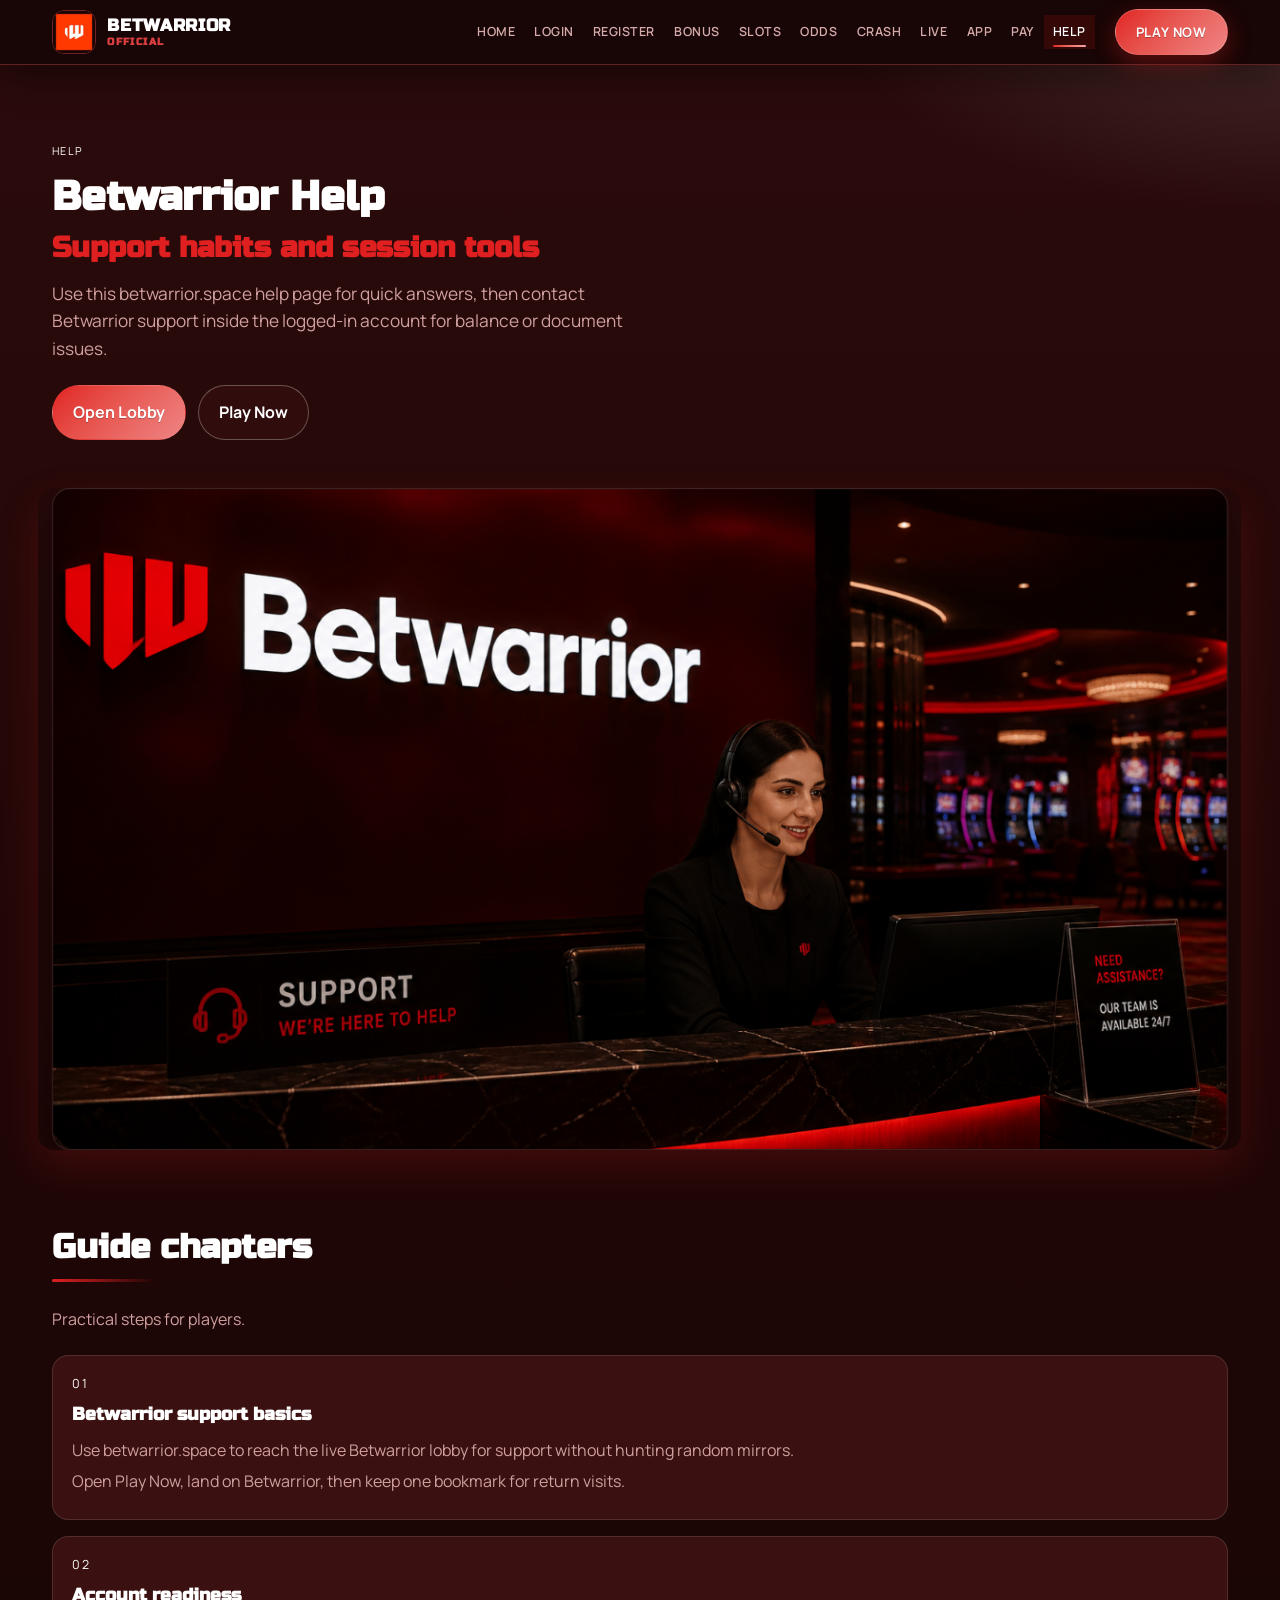
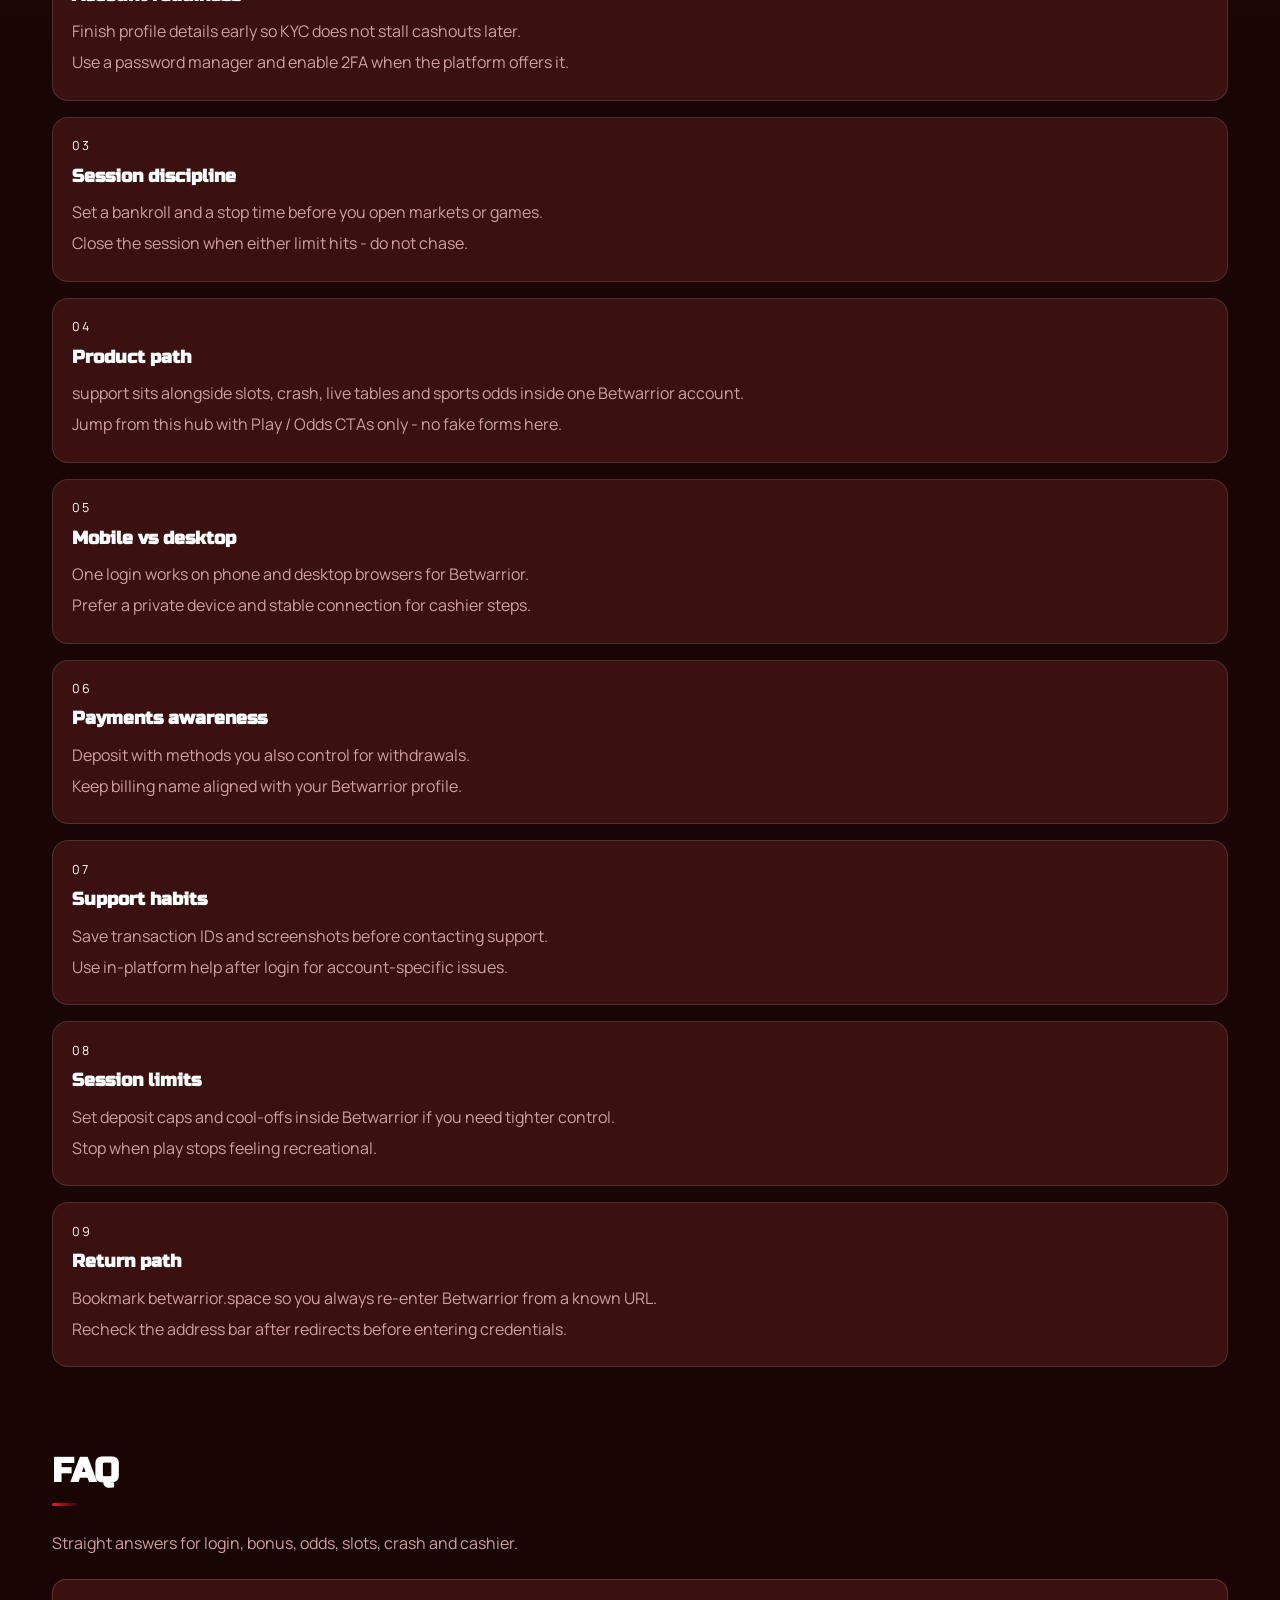
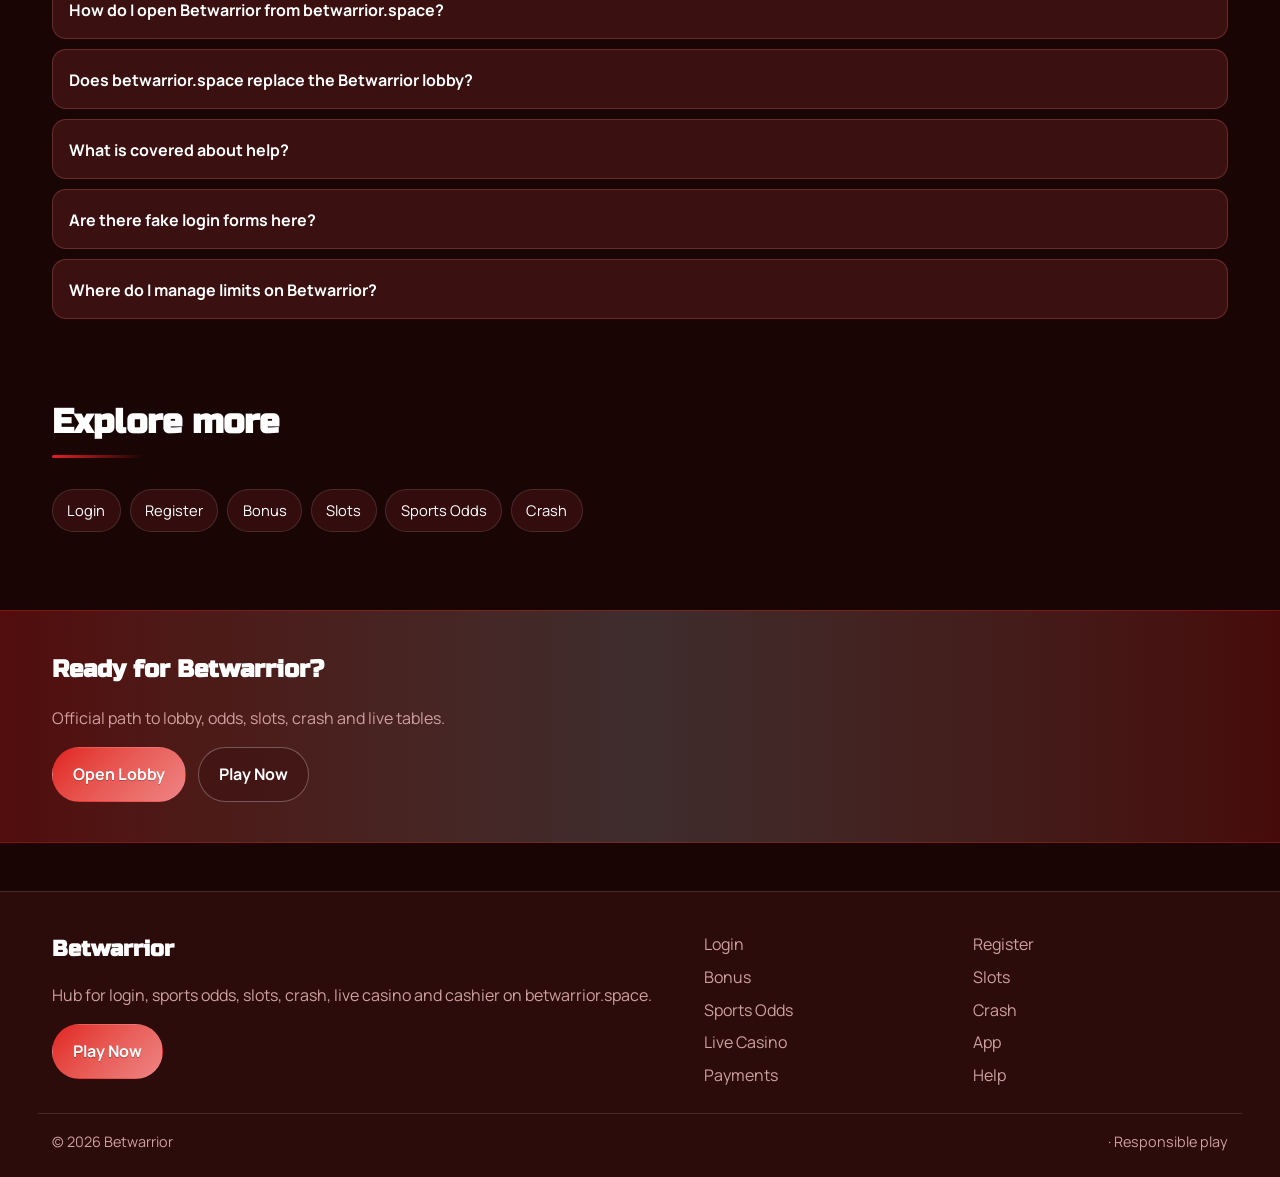
<file: bwar-help.html>
<!DOCTYPE html>
<html lang="en">
<head>
<meta charset="utf-8">
<meta name="viewport" content="width=device-width, initial-scale=1">
<title>Betwarrior Help &amp; Support - Player FAQ | betwarrior.space</title>
<meta name="description" content="Help for Betwarrior via betwarrior.space: login issues, bonus questions, payments and session tools.">
<meta name="keywords" content="Betwarrior, Betwarrior Help, Betwarrior login, Betwarrior bonus, Betwarrior slots, Betwarrior odds, betwarrior.space">
<meta name="robots" content="index,follow,max-image-preview:large">
<link rel="canonical" href="https://betwarrior.space/bwar-help.html">
<meta property="og:type" content="website">
<meta property="og:site_name" content="Betwarrior">
<meta property="og:title" content="Betwarrior Help &amp; Support - Player FAQ | betwarrior.space">
<meta property="og:description" content="Help for Betwarrior via betwarrior.space: login issues, bonus questions, payments and session tools.">
<meta property="og:url" content="https://betwarrior.space/bwar-help.html">
<meta property="og:image" content="https://betwarrior.space/assets/pages/bwar-help.jpg">
<meta name="twitter:card" content="summary_large_image">
<meta name="twitter:title" content="Betwarrior Help &amp; Support - Player FAQ | betwarrior.space">
<meta name="twitter:description" content="Help for Betwarrior via betwarrior.space: login issues, bonus questions, payments and session tools.">
<meta name="twitter:image" content="https://betwarrior.space/assets/pages/bwar-help.jpg">
<link rel="icon" href="/favicon.ico" sizes="any">
<link rel="icon" type="image/png" sizes="48x48" href="/favicon-48x48.png">
<link rel="icon" type="image/png" sizes="96x96" href="/favicon-96x96.png">
<link rel="icon" type="image/png" sizes="192x192" href="/favicon-192x192.png">
<link rel="apple-touch-icon" sizes="180x180" href="/apple-touch-icon.png">
<link rel="manifest" href="/site.webmanifest">
<link rel="preconnect" href="https://fonts.googleapis.com">
<link rel="preconnect" href="https://fonts.gstatic.com" crossorigin>
<link href="https://fonts.googleapis.com/css2?family=Russo+One:wght@600;700&family=Manrope:wght@400;600;700&display=swap" rel="stylesheet">
<link rel="stylesheet" href="/css/styles.css">
<link rel="stylesheet" href="/css/i18n.css">
<script type="application/ld+json">{"@context":"https://schema.org","@type":"FAQPage","url":"https://betwarrior.space/bwar-help.html","mainEntity":[{"@type":"Question","name":"How do I open Betwarrior from betwarrior.space?","acceptedAnswer":{"@type":"Answer","text":"Tap Play Now on betwarrior.space, follow through to the live Betwarrior site, then complete login or registration there."}},{"@type":"Question","name":"Does betwarrior.space replace the Betwarrior lobby?","acceptedAnswer":{"@type":"Answer","text":"No. betwarrior.space is an SEO hub for login, bonus path, odds, slots, crash, live casino and cashier. Real games run on Betwarrior after you continue."}},{"@type":"Question","name":"What is covered about help?","acceptedAnswer":{"@type":"Answer","text":"This page explains practical help steps for Betwarrior players: safe entry, product location, session limits and where to continue via Play Now."}},{"@type":"Question","name":"Are there fake login forms here?","acceptedAnswer":{"@type":"Answer","text":"No. Never enter passwords on the hub. Credentials belong only on the live Betwarrior site after you leave this page."}},{"@type":"Question","name":"Where do I manage limits on Betwarrior?","acceptedAnswer":{"@type":"Answer","text":"Use deposit limits, reality checks and cool-offs inside the logged-in Betwarrior account tools."}}]}</script>
</head>
<body class="layout-1 page">
<header class="site-header" id="siteHeader">
<div class="wrap header-bar">
<a class="brand" href="/" aria-label="Betwarrior home">
<span class="brand-mark"><img src="/assets/brand/logo.png" alt="Betwarrior logo" width="40" height="40"></span>
<span class="brand-copy"><span class="brand-name">Betwarrior</span><span class="brand-tag">Official</span></span>
</a>
<button class="nav-toggle" id="navToggle" aria-expanded="false" aria-controls="siteNav" type="button" aria-label="Open menu"><span></span><span></span><span></span></button>
<nav class="site-nav" id="siteNav" aria-label="Primary"><a class="nav-link" href="/">Home</a><a class="nav-link" href="/bwar-login.html">Login</a><a class="nav-link" href="/bwar-register.html">Register</a><a class="nav-link" href="/bwar-bonus.html">Bonus</a><a class="nav-link" href="/bwar-slots.html">Slots</a><a class="nav-link" href="/bwar-odds.html">Odds</a><a class="nav-link" href="/bwar-crash.html">Crash</a><a class="nav-link" href="/bwar-live.html">Live</a><a class="nav-link" href="/bwar-app.html">App</a><a class="nav-link" href="/bwar-pay.html">Pay</a><a class="nav-link is-active" href="/bwar-help.html">Help</a></nav>
<a class="btn btn-accent header-cta" href="https://martell888.online/SvHNhJFR?sub_id_1=betwarrior.space" rel="nofollow sponsored noopener" target="_blank">Play Now</a>
</div>
</header>
<section class="page-hero"><div class="wrap">
<div class="eyebrow">Help</div>
<h1>Betwarrior Help<em>Support habits and session tools</em></h1>
<p class="lead">Use this betwarrior.space help page for quick answers, then contact Betwarrior support inside the logged-in account for balance or document issues.</p>
<div class="cta-row">
<a class="btn btn-accent" href="https://martell888.online/SvHNhJFR?sub_id_1=betwarrior.space" rel="nofollow sponsored noopener" target="_blank">Open Lobby</a>
<a class="btn btn-ghost" href="https://martell888.online/SvHNhJFR?sub_id_1=betwarrior.space" rel="nofollow sponsored noopener" target="_blank">Play Now</a>
</div>

</div></section>
<div class="page-cover wrap"><img src="/assets/pages/bwar-help.jpg" alt="Help cover" width="1200" height="675" loading="eager"></div>
<section class="chapters wrap"><div class="section-head"><h2>Guide chapters</h2><p class="mute">Practical steps for players.</p></div><div class="chapter-grid"><article class="chapter"><div class="chapter-n">01</div><h3>Betwarrior support basics</h3><p>Use betwarrior.space to reach the live Betwarrior lobby for support without hunting random mirrors.</p><p>Open Play Now, land on Betwarrior, then keep one bookmark for return visits.</p></article><article class="chapter"><div class="chapter-n">02</div><h3>Account readiness</h3><p>Finish profile details early so KYC does not stall cashouts later.</p><p>Use a password manager and enable 2FA when the platform offers it.</p></article><article class="chapter"><div class="chapter-n">03</div><h3>Session discipline</h3><p>Set a bankroll and a stop time before you open markets or games.</p><p>Close the session when either limit hits - do not chase.</p></article><article class="chapter"><div class="chapter-n">04</div><h3>Product path</h3><p>support sits alongside slots, crash, live tables and sports odds inside one Betwarrior account.</p><p>Jump from this hub with Play / Odds CTAs only - no fake forms here.</p></article><article class="chapter"><div class="chapter-n">05</div><h3>Mobile vs desktop</h3><p>One login works on phone and desktop browsers for Betwarrior.</p><p>Prefer a private device and stable connection for cashier steps.</p></article><article class="chapter"><div class="chapter-n">06</div><h3>Payments awareness</h3><p>Deposit with methods you also control for withdrawals.</p><p>Keep billing name aligned with your Betwarrior profile.</p></article><article class="chapter"><div class="chapter-n">07</div><h3>Support habits</h3><p>Save transaction IDs and screenshots before contacting support.</p><p>Use in-platform help after login for account-specific issues.</p></article><article class="chapter"><div class="chapter-n">08</div><h3>Session limits</h3><p>Set deposit caps and cool-offs inside Betwarrior if you need tighter control.</p><p>Stop when play stops feeling recreational.</p></article><article class="chapter"><div class="chapter-n">09</div><h3>Return path</h3><p>Bookmark betwarrior.space so you always re-enter Betwarrior from a known URL.</p><p>Recheck the address bar after redirects before entering credentials.</p></article></div></section>
<section class="faq wrap" id="faq"><div class="section-head"><h2>FAQ</h2><p class="mute">Straight answers for login, bonus, odds, slots, crash and cashier.</p></div><div class="faq-list"><details class="faq-item"><summary>How do I open Betwarrior from betwarrior.space?</summary><p>Tap Play Now on betwarrior.space, follow through to the live Betwarrior site, then complete login or registration there.</p></details><details class="faq-item"><summary>Does betwarrior.space replace the Betwarrior lobby?</summary><p>No. betwarrior.space is an SEO hub for login, bonus path, odds, slots, crash, live casino and cashier. Real games run on Betwarrior after you continue.</p></details><details class="faq-item"><summary>What is covered about help?</summary><p>This page explains practical help steps for Betwarrior players: safe entry, product location, session limits and where to continue via Play Now.</p></details><details class="faq-item"><summary>Are there fake login forms here?</summary><p>No. Never enter passwords on the hub. Credentials belong only on the live Betwarrior site after you leave this page.</p></details><details class="faq-item"><summary>Where do I manage limits on Betwarrior?</summary><p>Use deposit limits, reality checks and cool-offs inside the logged-in Betwarrior account tools.</p></details></div></section>
<section class="related wrap"><div class="section-head"><h2>Explore more</h2></div><div class="chip-row"><a class="chip" href="/bwar-login.html">Login</a><a class="chip" href="/bwar-register.html">Register</a><a class="chip" href="/bwar-bonus.html">Bonus</a><a class="chip" href="/bwar-slots.html">Slots</a><a class="chip" href="/bwar-odds.html">Sports Odds</a><a class="chip" href="/bwar-crash.html">Crash</a></div></section>
<section class="cta-band"><div class="wrap cta-inner">
<h2>Ready for Betwarrior?</h2>
<p class="mute">Official path to lobby, odds, slots, crash and live tables.</p>
<div class="cta-row">
<a class="btn btn-accent" href="https://martell888.online/SvHNhJFR?sub_id_1=betwarrior.space" rel="nofollow sponsored noopener" target="_blank">Open Lobby</a>
<a class="btn btn-ghost" href="https://martell888.online/SvHNhJFR?sub_id_1=betwarrior.space" rel="nofollow sponsored noopener" target="_blank">Play Now</a>
</div></div></section>
<footer class="site-footer">
<div class="wrap footer-grid">
<div>
<div class="footer-brand">Betwarrior</div>
<p class="mute">Hub for login, sports odds, slots, crash, live casino and cashier on betwarrior.space.</p>
<a class="btn btn-accent" href="https://martell888.online/SvHNhJFR?sub_id_1=betwarrior.space" rel="nofollow sponsored noopener" target="_blank">Play Now</a>
</div>
<div class="footer-links"><a href="/bwar-login.html">Login</a><a href="/bwar-register.html">Register</a><a href="/bwar-bonus.html">Bonus</a><a href="/bwar-slots.html">Slots</a><a href="/bwar-odds.html">Sports Odds</a><a href="/bwar-crash.html">Crash</a><a href="/bwar-live.html">Live Casino</a><a href="/bwar-app.html">App</a><a href="/bwar-pay.html">Payments</a><a href="/bwar-help.html">Help</a></div>
</div>
<div class="wrap footer-base"><span>&copy; 2026 Betwarrior</span><span> &middot; Responsible play</span></div>
</footer>
<script src="/js/main.js"></script>
<script src="/js/i18n-dict.js"></script>
<script src="/js/i18n.js"></script>
</body>
</html>
</file>
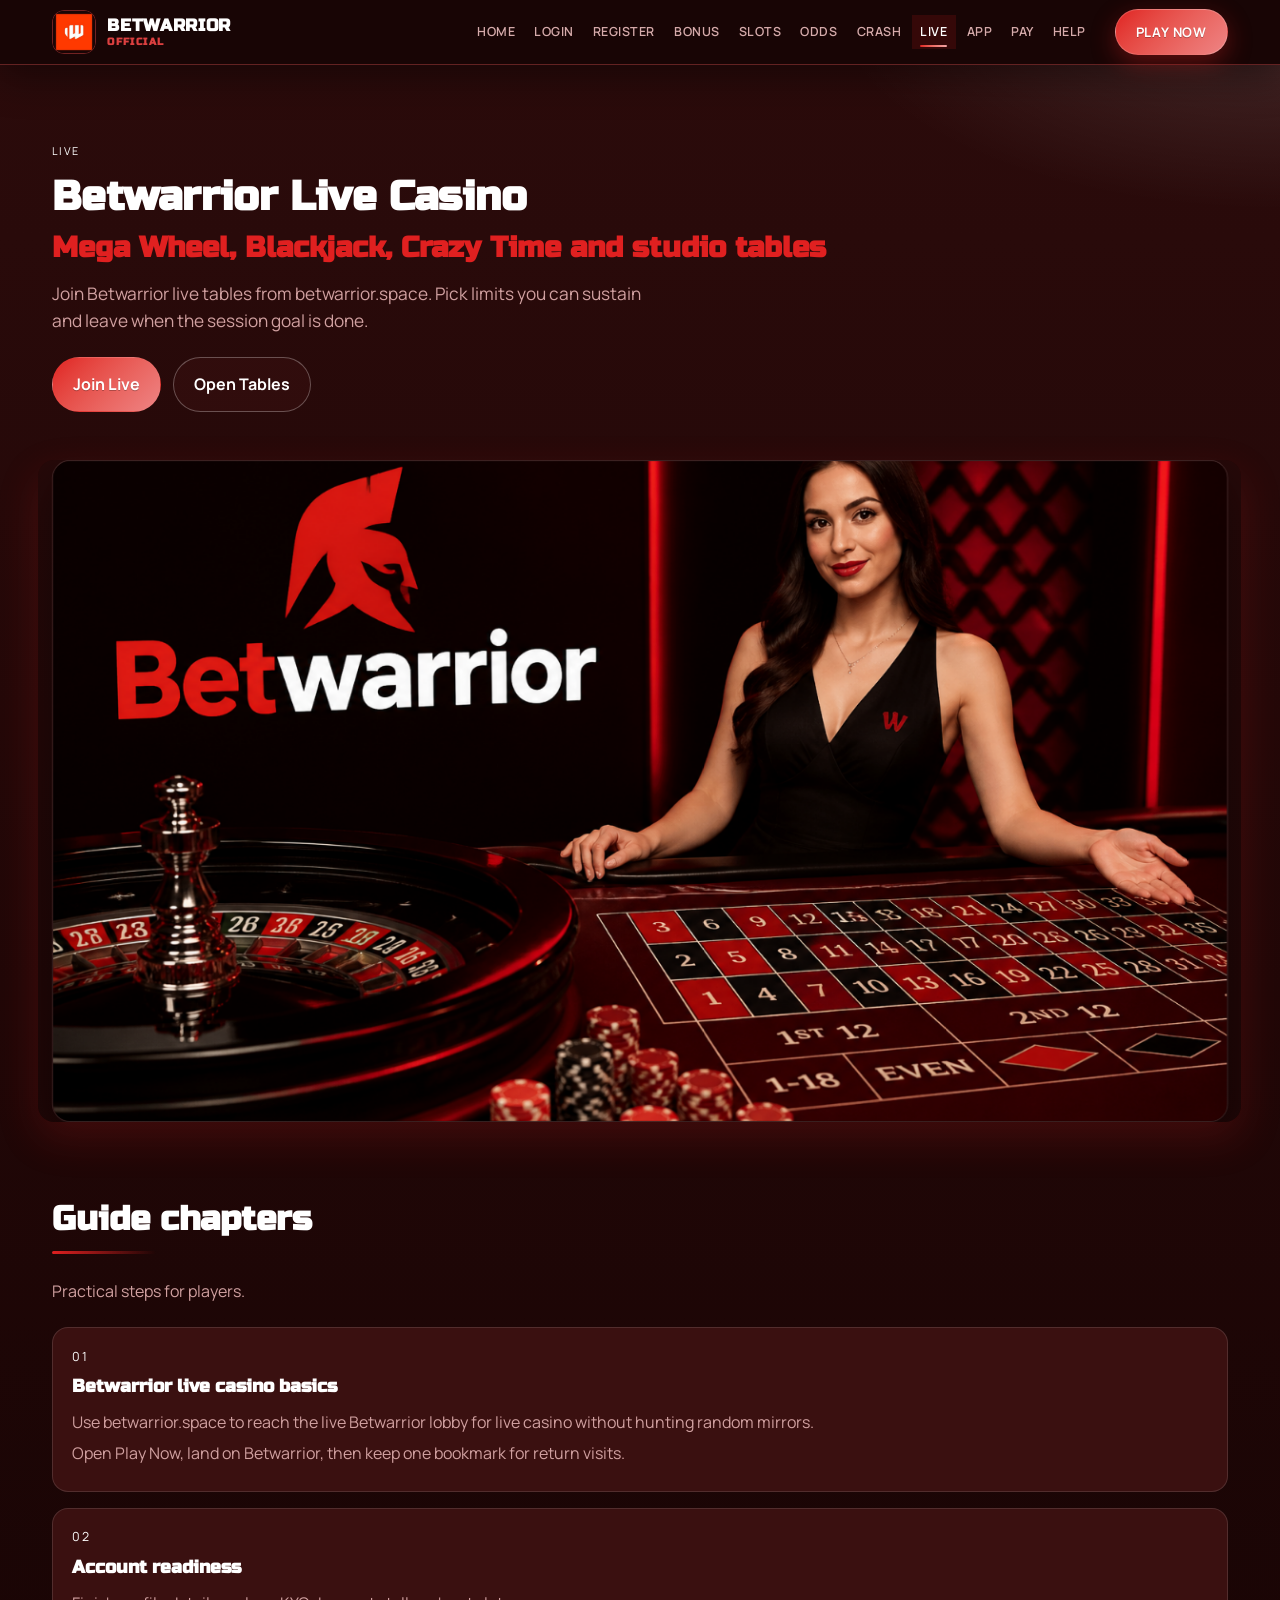
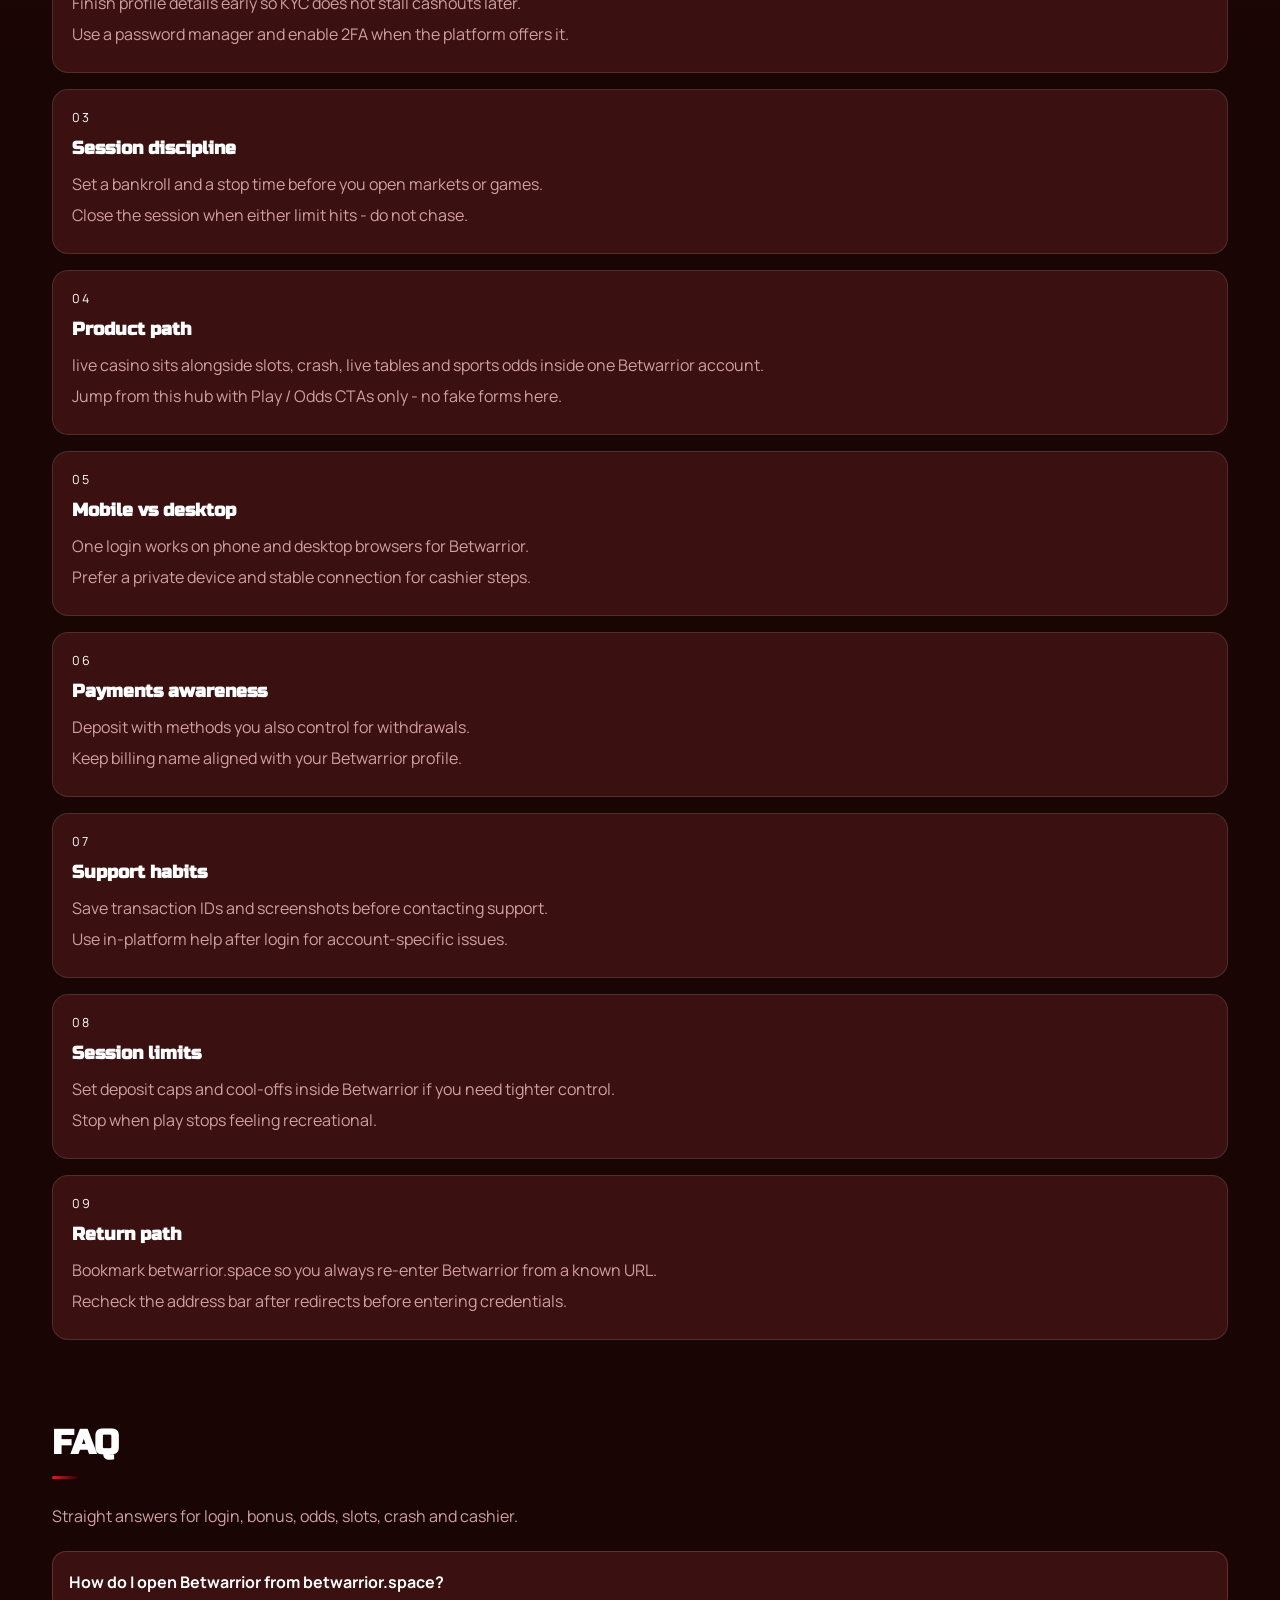
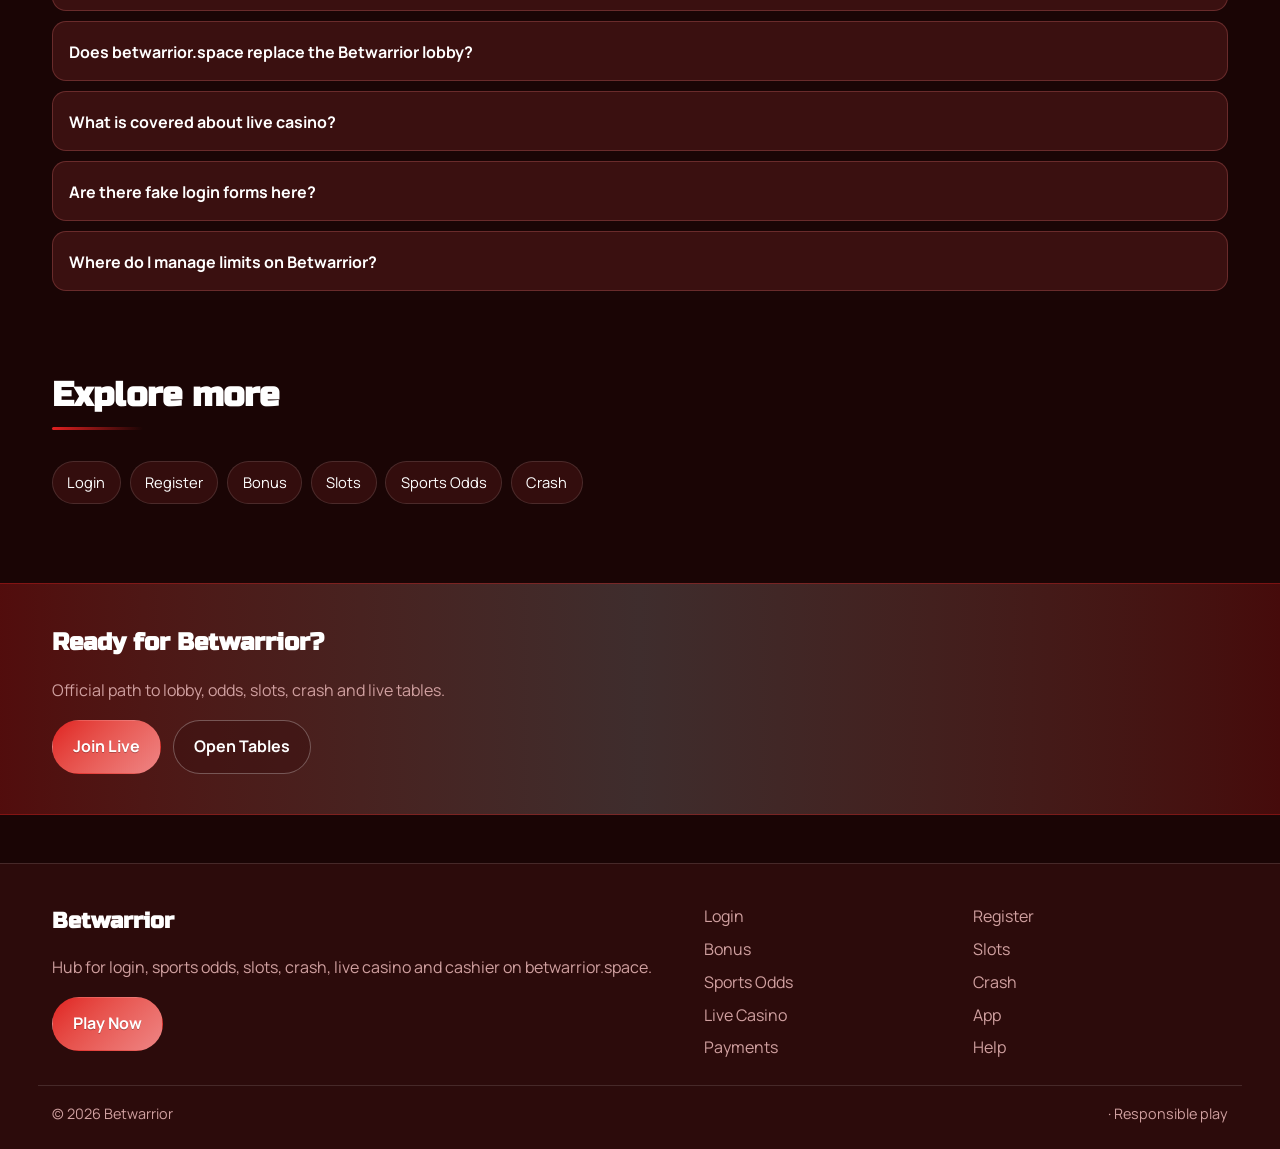
<file: bwar-live.html>
<!DOCTYPE html>
<html lang="en">
<head>
<meta charset="utf-8">
<meta name="viewport" content="width=device-width, initial-scale=1">
<title>Betwarrior Live Casino - Mega Wheel, Blackjack, Crazy Time | betwarrior.space</title>
<meta name="description" content="Betwarrior live casino via betwarrior.space: Mega Wheel, Blackjack, Crazy Time and more real-dealer tables. Table limits and etiquette.">
<meta name="keywords" content="Betwarrior, Betwarrior Live Casino, Betwarrior login, Betwarrior bonus, Betwarrior slots, Betwarrior odds, betwarrior.space">
<meta name="robots" content="index,follow,max-image-preview:large">
<link rel="canonical" href="https://betwarrior.space/bwar-live.html">
<meta property="og:type" content="website">
<meta property="og:site_name" content="Betwarrior">
<meta property="og:title" content="Betwarrior Live Casino - Mega Wheel, Blackjack, Crazy Time | betwarrior.space">
<meta property="og:description" content="Betwarrior live casino via betwarrior.space: Mega Wheel, Blackjack, Crazy Time and more real-dealer tables. Table limits and etiquette.">
<meta property="og:url" content="https://betwarrior.space/bwar-live.html">
<meta property="og:image" content="https://betwarrior.space/assets/pages/bwar-live.jpg">
<meta name="twitter:card" content="summary_large_image">
<meta name="twitter:title" content="Betwarrior Live Casino - Mega Wheel, Blackjack, Crazy Time | betwarrior.space">
<meta name="twitter:description" content="Betwarrior live casino via betwarrior.space: Mega Wheel, Blackjack, Crazy Time and more real-dealer tables. Table limits and etiquette.">
<meta name="twitter:image" content="https://betwarrior.space/assets/pages/bwar-live.jpg">
<link rel="icon" href="/favicon.ico" sizes="any">
<link rel="icon" type="image/png" sizes="48x48" href="/favicon-48x48.png">
<link rel="icon" type="image/png" sizes="96x96" href="/favicon-96x96.png">
<link rel="icon" type="image/png" sizes="192x192" href="/favicon-192x192.png">
<link rel="apple-touch-icon" sizes="180x180" href="/apple-touch-icon.png">
<link rel="manifest" href="/site.webmanifest">
<link rel="preconnect" href="https://fonts.googleapis.com">
<link rel="preconnect" href="https://fonts.gstatic.com" crossorigin>
<link href="https://fonts.googleapis.com/css2?family=Russo+One:wght@600;700&family=Manrope:wght@400;600;700&display=swap" rel="stylesheet">
<link rel="stylesheet" href="/css/styles.css">
<link rel="stylesheet" href="/css/i18n.css">
<script type="application/ld+json">{"@context":"https://schema.org","@type":"FAQPage","url":"https://betwarrior.space/bwar-live.html","mainEntity":[{"@type":"Question","name":"How do I open Betwarrior from betwarrior.space?","acceptedAnswer":{"@type":"Answer","text":"Tap Play Now on betwarrior.space, follow through to the live Betwarrior site, then complete login or registration there."}},{"@type":"Question","name":"Does betwarrior.space replace the Betwarrior lobby?","acceptedAnswer":{"@type":"Answer","text":"No. betwarrior.space is an SEO hub for login, bonus path, odds, slots, crash, live casino and cashier. Real games run on Betwarrior after you continue."}},{"@type":"Question","name":"What is covered about live casino?","acceptedAnswer":{"@type":"Answer","text":"This page explains practical live casino steps for Betwarrior players: safe entry, product location, session limits and where to continue via Play Now."}},{"@type":"Question","name":"Are there fake login forms here?","acceptedAnswer":{"@type":"Answer","text":"No. Never enter passwords on the hub. Credentials belong only on the live Betwarrior site after you leave this page."}},{"@type":"Question","name":"Where do I manage limits on Betwarrior?","acceptedAnswer":{"@type":"Answer","text":"Use deposit limits, reality checks and cool-offs inside the logged-in Betwarrior account tools."}}]}</script>
</head>
<body class="layout-1 page">
<header class="site-header" id="siteHeader">
<div class="wrap header-bar">
<a class="brand" href="/" aria-label="Betwarrior home">
<span class="brand-mark"><img src="/assets/brand/logo.png" alt="Betwarrior logo" width="40" height="40"></span>
<span class="brand-copy"><span class="brand-name">Betwarrior</span><span class="brand-tag">Official</span></span>
</a>
<button class="nav-toggle" id="navToggle" aria-expanded="false" aria-controls="siteNav" type="button" aria-label="Open menu"><span></span><span></span><span></span></button>
<nav class="site-nav" id="siteNav" aria-label="Primary"><a class="nav-link" href="/">Home</a><a class="nav-link" href="/bwar-login.html">Login</a><a class="nav-link" href="/bwar-register.html">Register</a><a class="nav-link" href="/bwar-bonus.html">Bonus</a><a class="nav-link" href="/bwar-slots.html">Slots</a><a class="nav-link" href="/bwar-odds.html">Odds</a><a class="nav-link" href="/bwar-crash.html">Crash</a><a class="nav-link is-active" href="/bwar-live.html">Live</a><a class="nav-link" href="/bwar-app.html">App</a><a class="nav-link" href="/bwar-pay.html">Pay</a><a class="nav-link" href="/bwar-help.html">Help</a></nav>
<a class="btn btn-accent header-cta" href="https://martell888.online/SvHNhJFR?sub_id_1=betwarrior.space" rel="nofollow sponsored noopener" target="_blank">Play Now</a>
</div>
</header>
<section class="page-hero"><div class="wrap">
<div class="eyebrow">Live</div>
<h1>Betwarrior Live Casino<em>Mega Wheel, Blackjack, Crazy Time and studio tables</em></h1>
<p class="lead">Join Betwarrior live tables from betwarrior.space. Pick limits you can sustain and leave when the session goal is done.</p>
<div class="cta-row">
<a class="btn btn-accent" href="https://martell888.online/SvHNhJFR?sub_id_1=betwarrior.space" rel="nofollow sponsored noopener" target="_blank">Join Live</a>
<a class="btn btn-ghost" href="https://martell888.online/SvHNhJFR?sub_id_1=betwarrior.space" rel="nofollow sponsored noopener" target="_blank">Open Tables</a>
</div>

</div></section>
<div class="page-cover wrap"><img src="/assets/pages/bwar-live.jpg" alt="Live Casino cover" width="1200" height="675" loading="eager"></div>
<section class="chapters wrap"><div class="section-head"><h2>Guide chapters</h2><p class="mute">Practical steps for players.</p></div><div class="chapter-grid"><article class="chapter"><div class="chapter-n">01</div><h3>Betwarrior live casino basics</h3><p>Use betwarrior.space to reach the live Betwarrior lobby for live casino without hunting random mirrors.</p><p>Open Play Now, land on Betwarrior, then keep one bookmark for return visits.</p></article><article class="chapter"><div class="chapter-n">02</div><h3>Account readiness</h3><p>Finish profile details early so KYC does not stall cashouts later.</p><p>Use a password manager and enable 2FA when the platform offers it.</p></article><article class="chapter"><div class="chapter-n">03</div><h3>Session discipline</h3><p>Set a bankroll and a stop time before you open markets or games.</p><p>Close the session when either limit hits - do not chase.</p></article><article class="chapter"><div class="chapter-n">04</div><h3>Product path</h3><p>live casino sits alongside slots, crash, live tables and sports odds inside one Betwarrior account.</p><p>Jump from this hub with Play / Odds CTAs only - no fake forms here.</p></article><article class="chapter"><div class="chapter-n">05</div><h3>Mobile vs desktop</h3><p>One login works on phone and desktop browsers for Betwarrior.</p><p>Prefer a private device and stable connection for cashier steps.</p></article><article class="chapter"><div class="chapter-n">06</div><h3>Payments awareness</h3><p>Deposit with methods you also control for withdrawals.</p><p>Keep billing name aligned with your Betwarrior profile.</p></article><article class="chapter"><div class="chapter-n">07</div><h3>Support habits</h3><p>Save transaction IDs and screenshots before contacting support.</p><p>Use in-platform help after login for account-specific issues.</p></article><article class="chapter"><div class="chapter-n">08</div><h3>Session limits</h3><p>Set deposit caps and cool-offs inside Betwarrior if you need tighter control.</p><p>Stop when play stops feeling recreational.</p></article><article class="chapter"><div class="chapter-n">09</div><h3>Return path</h3><p>Bookmark betwarrior.space so you always re-enter Betwarrior from a known URL.</p><p>Recheck the address bar after redirects before entering credentials.</p></article></div></section>
<section class="faq wrap" id="faq"><div class="section-head"><h2>FAQ</h2><p class="mute">Straight answers for login, bonus, odds, slots, crash and cashier.</p></div><div class="faq-list"><details class="faq-item"><summary>How do I open Betwarrior from betwarrior.space?</summary><p>Tap Play Now on betwarrior.space, follow through to the live Betwarrior site, then complete login or registration there.</p></details><details class="faq-item"><summary>Does betwarrior.space replace the Betwarrior lobby?</summary><p>No. betwarrior.space is an SEO hub for login, bonus path, odds, slots, crash, live casino and cashier. Real games run on Betwarrior after you continue.</p></details><details class="faq-item"><summary>What is covered about live casino?</summary><p>This page explains practical live casino steps for Betwarrior players: safe entry, product location, session limits and where to continue via Play Now.</p></details><details class="faq-item"><summary>Are there fake login forms here?</summary><p>No. Never enter passwords on the hub. Credentials belong only on the live Betwarrior site after you leave this page.</p></details><details class="faq-item"><summary>Where do I manage limits on Betwarrior?</summary><p>Use deposit limits, reality checks and cool-offs inside the logged-in Betwarrior account tools.</p></details></div></section>
<section class="related wrap"><div class="section-head"><h2>Explore more</h2></div><div class="chip-row"><a class="chip" href="/bwar-login.html">Login</a><a class="chip" href="/bwar-register.html">Register</a><a class="chip" href="/bwar-bonus.html">Bonus</a><a class="chip" href="/bwar-slots.html">Slots</a><a class="chip" href="/bwar-odds.html">Sports Odds</a><a class="chip" href="/bwar-crash.html">Crash</a></div></section>
<section class="cta-band"><div class="wrap cta-inner">
<h2>Ready for Betwarrior?</h2>
<p class="mute">Official path to lobby, odds, slots, crash and live tables.</p>
<div class="cta-row">
<a class="btn btn-accent" href="https://martell888.online/SvHNhJFR?sub_id_1=betwarrior.space" rel="nofollow sponsored noopener" target="_blank">Join Live</a>
<a class="btn btn-ghost" href="https://martell888.online/SvHNhJFR?sub_id_1=betwarrior.space" rel="nofollow sponsored noopener" target="_blank">Open Tables</a>
</div></div></section>
<footer class="site-footer">
<div class="wrap footer-grid">
<div>
<div class="footer-brand">Betwarrior</div>
<p class="mute">Hub for login, sports odds, slots, crash, live casino and cashier on betwarrior.space.</p>
<a class="btn btn-accent" href="https://martell888.online/SvHNhJFR?sub_id_1=betwarrior.space" rel="nofollow sponsored noopener" target="_blank">Play Now</a>
</div>
<div class="footer-links"><a href="/bwar-login.html">Login</a><a href="/bwar-register.html">Register</a><a href="/bwar-bonus.html">Bonus</a><a href="/bwar-slots.html">Slots</a><a href="/bwar-odds.html">Sports Odds</a><a href="/bwar-crash.html">Crash</a><a href="/bwar-live.html">Live Casino</a><a href="/bwar-app.html">App</a><a href="/bwar-pay.html">Payments</a><a href="/bwar-help.html">Help</a></div>
</div>
<div class="wrap footer-base"><span>&copy; 2026 Betwarrior</span><span> &middot; Responsible play</span></div>
</footer>
<script src="/js/main.js"></script>
<script src="/js/i18n-dict.js"></script>
<script src="/js/i18n.js"></script>
</body>
</html>
</file>
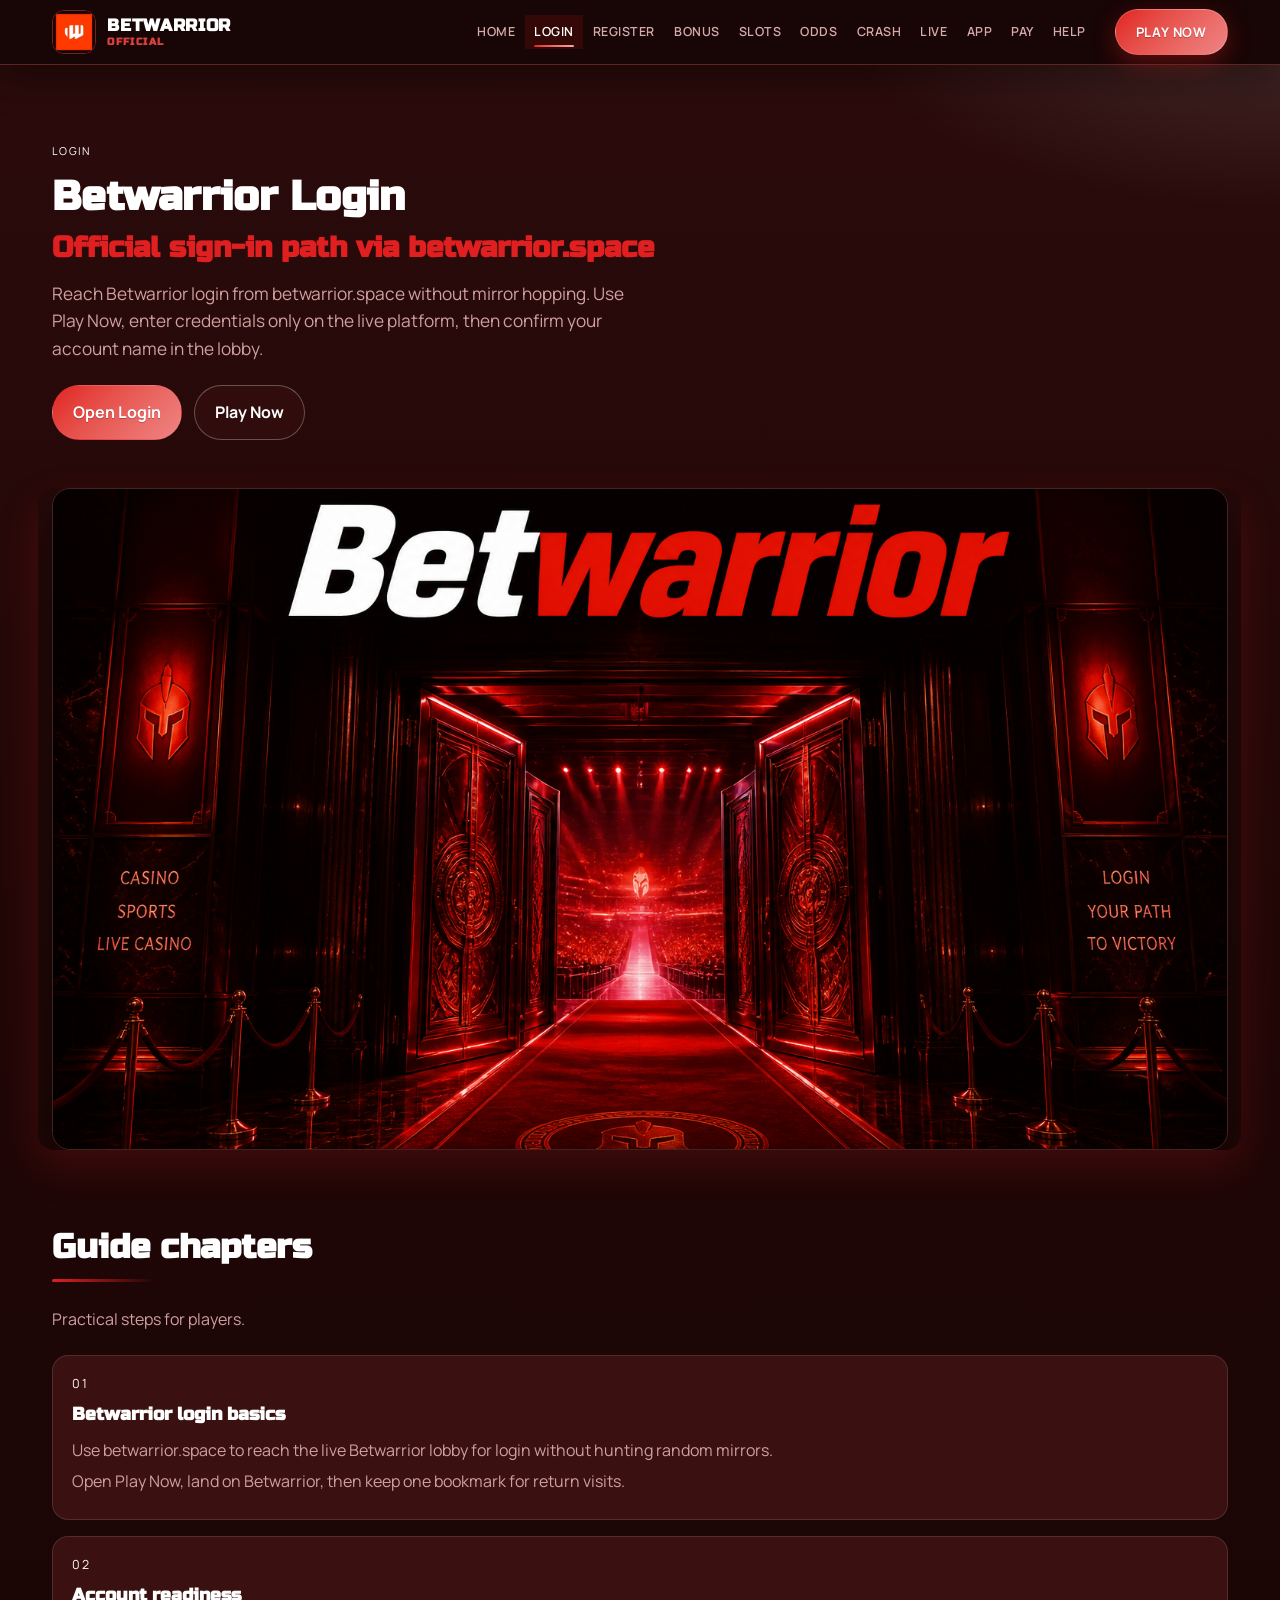
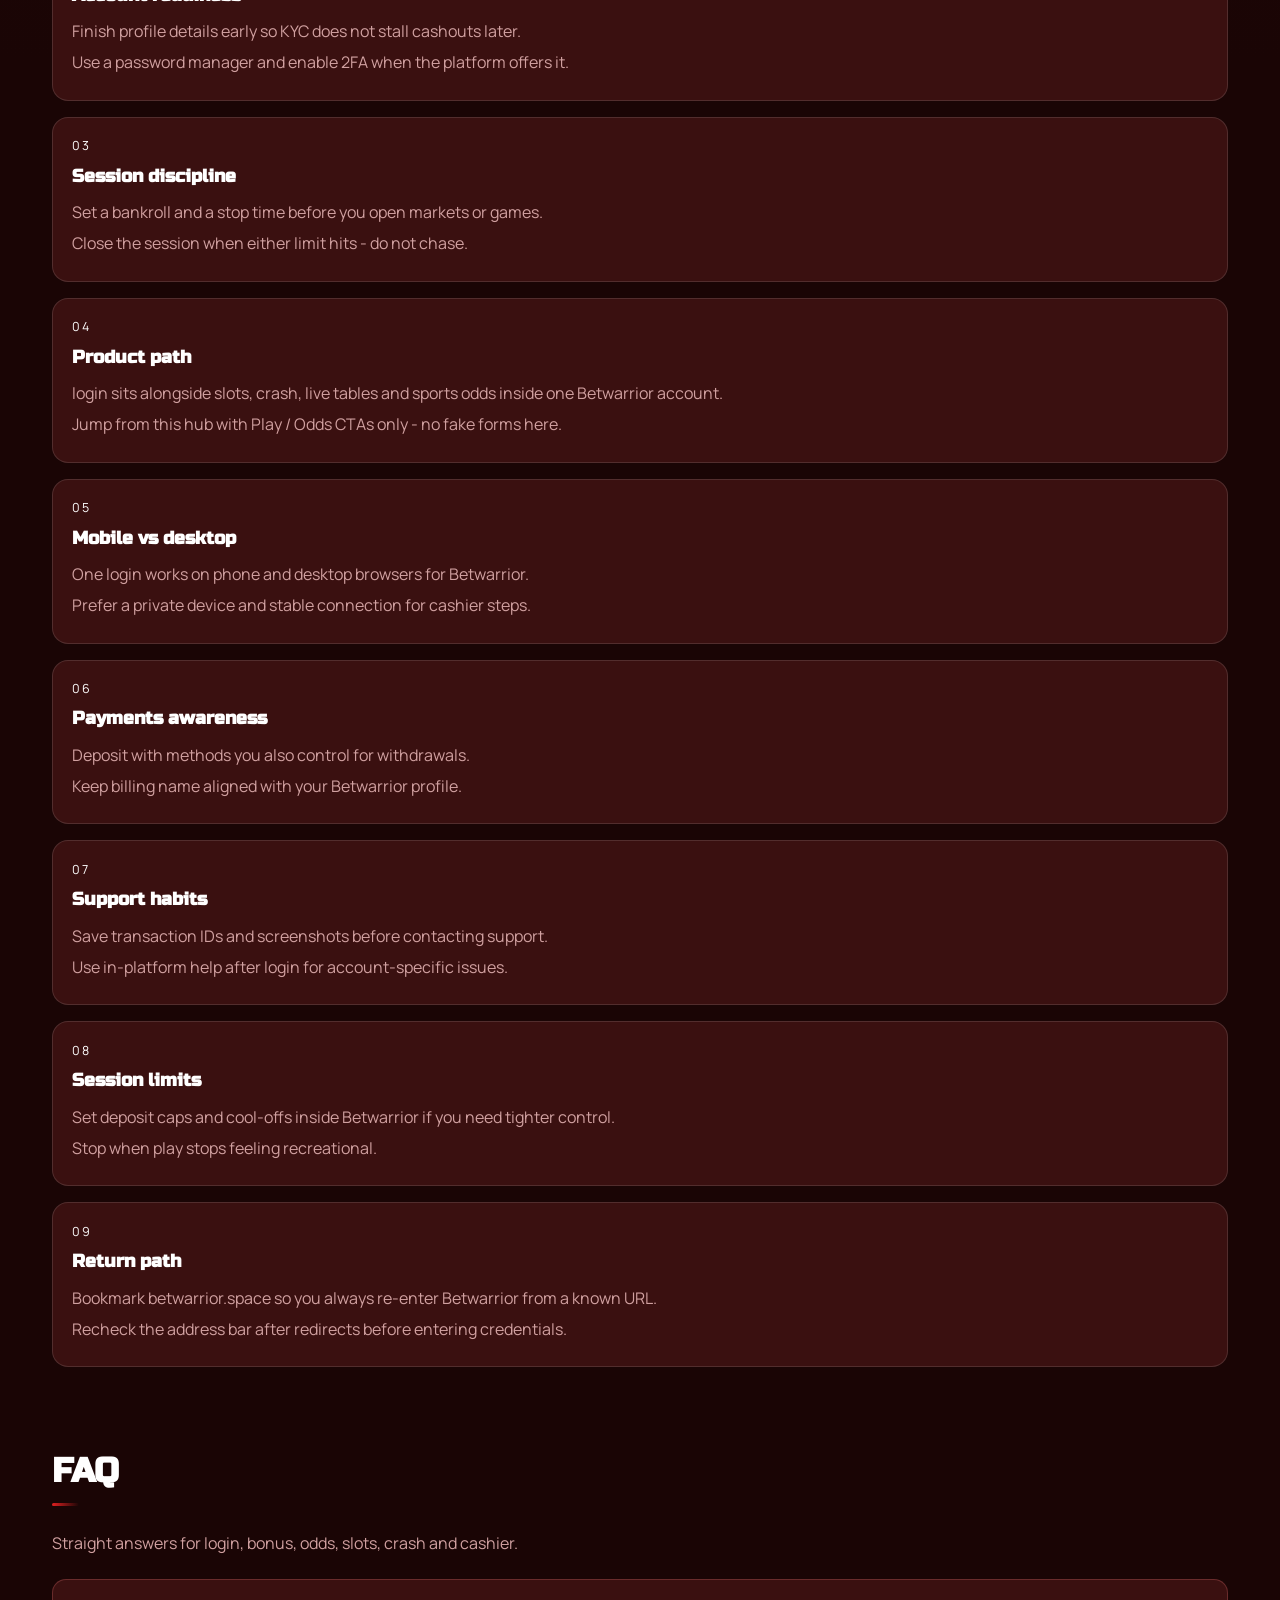
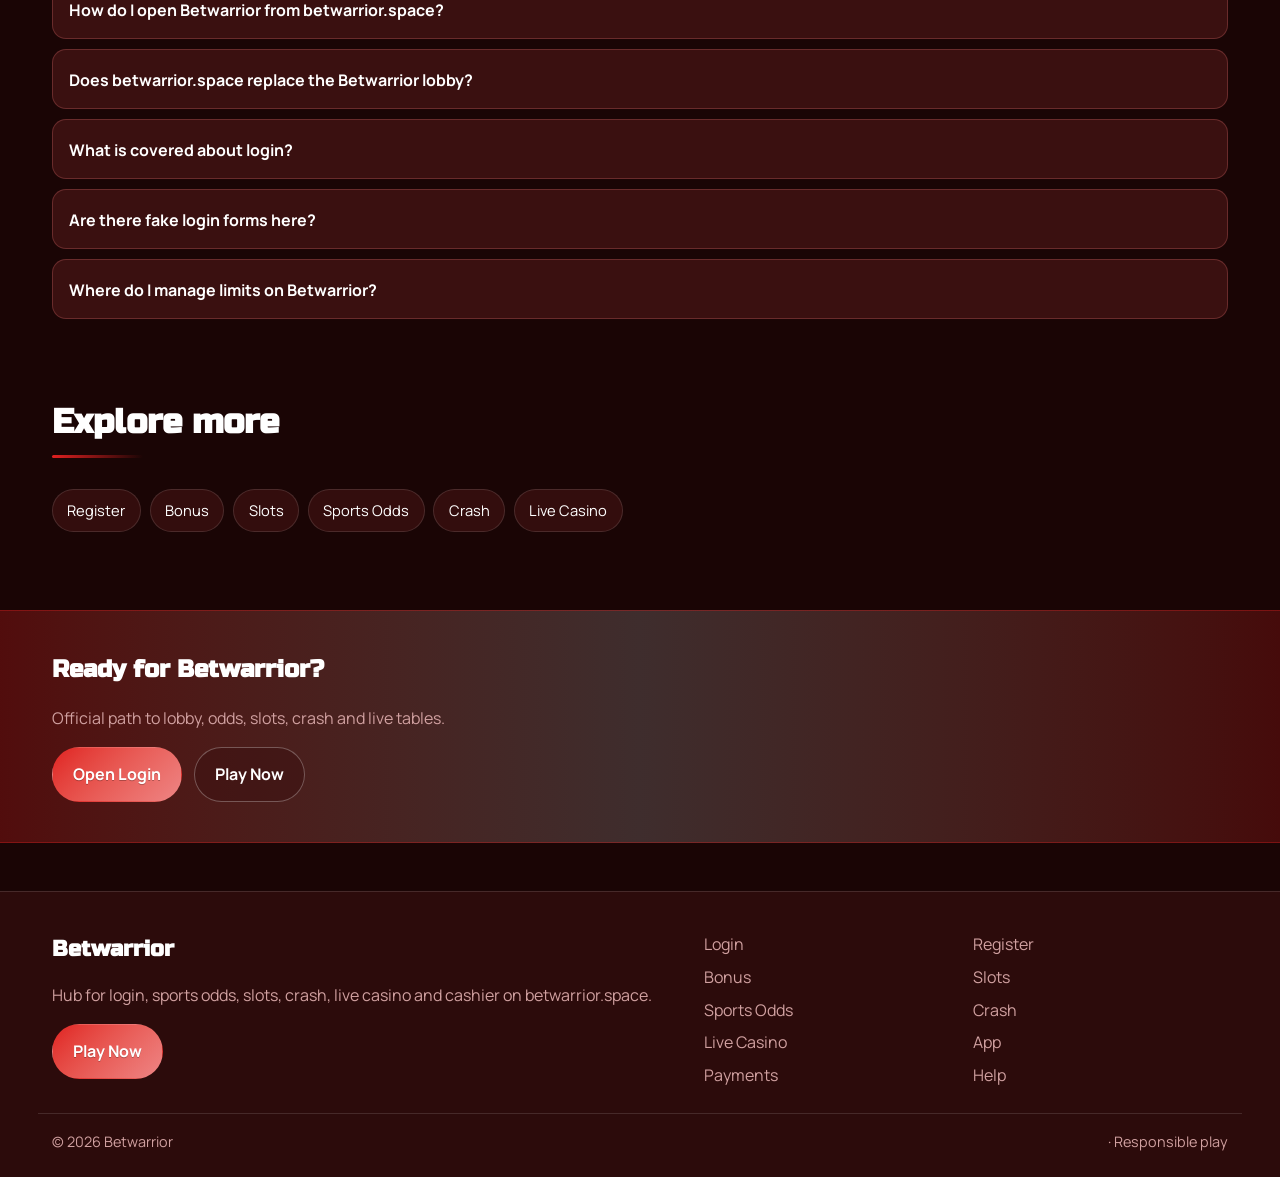
<file: bwar-login.html>
<!DOCTYPE html>
<html lang="en">
<head>
<meta charset="utf-8">
<meta name="viewport" content="width=device-width, initial-scale=1">
<title>Betwarrior Login Guide - Safe Sign-In via betwarrior.space</title>
<meta name="description" content="Sign in to Betwarrior through betwarrior.space. Recovery tips, 2FA habits and lobby checks. No fake forms.">
<meta name="keywords" content="Betwarrior, Betwarrior Login, Betwarrior login, Betwarrior bonus, Betwarrior slots, Betwarrior odds, betwarrior.space">
<meta name="robots" content="index,follow,max-image-preview:large">
<link rel="canonical" href="https://betwarrior.space/bwar-login.html">
<meta property="og:type" content="website">
<meta property="og:site_name" content="Betwarrior">
<meta property="og:title" content="Betwarrior Login Guide - Safe Sign-In via betwarrior.space">
<meta property="og:description" content="Sign in to Betwarrior through betwarrior.space. Recovery tips, 2FA habits and lobby checks. No fake forms.">
<meta property="og:url" content="https://betwarrior.space/bwar-login.html">
<meta property="og:image" content="https://betwarrior.space/assets/pages/bwar-login.jpg">
<meta name="twitter:card" content="summary_large_image">
<meta name="twitter:title" content="Betwarrior Login Guide - Safe Sign-In via betwarrior.space">
<meta name="twitter:description" content="Sign in to Betwarrior through betwarrior.space. Recovery tips, 2FA habits and lobby checks. No fake forms.">
<meta name="twitter:image" content="https://betwarrior.space/assets/pages/bwar-login.jpg">
<link rel="icon" href="/favicon.ico" sizes="any">
<link rel="icon" type="image/png" sizes="48x48" href="/favicon-48x48.png">
<link rel="icon" type="image/png" sizes="96x96" href="/favicon-96x96.png">
<link rel="icon" type="image/png" sizes="192x192" href="/favicon-192x192.png">
<link rel="apple-touch-icon" sizes="180x180" href="/apple-touch-icon.png">
<link rel="manifest" href="/site.webmanifest">
<link rel="preconnect" href="https://fonts.googleapis.com">
<link rel="preconnect" href="https://fonts.gstatic.com" crossorigin>
<link href="https://fonts.googleapis.com/css2?family=Russo+One:wght@600;700&family=Manrope:wght@400;600;700&display=swap" rel="stylesheet">
<link rel="stylesheet" href="/css/styles.css">
<link rel="stylesheet" href="/css/i18n.css">
<script type="application/ld+json">{"@context":"https://schema.org","@type":"FAQPage","url":"https://betwarrior.space/bwar-login.html","mainEntity":[{"@type":"Question","name":"How do I open Betwarrior from betwarrior.space?","acceptedAnswer":{"@type":"Answer","text":"Tap Play Now on betwarrior.space, follow through to the live Betwarrior site, then complete login or registration there."}},{"@type":"Question","name":"Does betwarrior.space replace the Betwarrior lobby?","acceptedAnswer":{"@type":"Answer","text":"No. betwarrior.space is an SEO hub for login, bonus path, odds, slots, crash, live casino and cashier. Real games run on Betwarrior after you continue."}},{"@type":"Question","name":"What is covered about login?","acceptedAnswer":{"@type":"Answer","text":"This page explains practical login steps for Betwarrior players: safe entry, product location, session limits and where to continue via Play Now."}},{"@type":"Question","name":"Are there fake login forms here?","acceptedAnswer":{"@type":"Answer","text":"No. Never enter passwords on the hub. Credentials belong only on the live Betwarrior site after you leave this page."}},{"@type":"Question","name":"Where do I manage limits on Betwarrior?","acceptedAnswer":{"@type":"Answer","text":"Use deposit limits, reality checks and cool-offs inside the logged-in Betwarrior account tools."}}]}</script>
</head>
<body class="layout-1 page">
<header class="site-header" id="siteHeader">
<div class="wrap header-bar">
<a class="brand" href="/" aria-label="Betwarrior home">
<span class="brand-mark"><img src="/assets/brand/logo.png" alt="Betwarrior logo" width="40" height="40"></span>
<span class="brand-copy"><span class="brand-name">Betwarrior</span><span class="brand-tag">Official</span></span>
</a>
<button class="nav-toggle" id="navToggle" aria-expanded="false" aria-controls="siteNav" type="button" aria-label="Open menu"><span></span><span></span><span></span></button>
<nav class="site-nav" id="siteNav" aria-label="Primary"><a class="nav-link" href="/">Home</a><a class="nav-link is-active" href="/bwar-login.html">Login</a><a class="nav-link" href="/bwar-register.html">Register</a><a class="nav-link" href="/bwar-bonus.html">Bonus</a><a class="nav-link" href="/bwar-slots.html">Slots</a><a class="nav-link" href="/bwar-odds.html">Odds</a><a class="nav-link" href="/bwar-crash.html">Crash</a><a class="nav-link" href="/bwar-live.html">Live</a><a class="nav-link" href="/bwar-app.html">App</a><a class="nav-link" href="/bwar-pay.html">Pay</a><a class="nav-link" href="/bwar-help.html">Help</a></nav>
<a class="btn btn-accent header-cta" href="https://martell888.online/SvHNhJFR?sub_id_1=betwarrior.space" rel="nofollow sponsored noopener" target="_blank">Play Now</a>
</div>
</header>
<section class="page-hero"><div class="wrap">
<div class="eyebrow">Login</div>
<h1>Betwarrior Login<em>Official sign-in path via betwarrior.space</em></h1>
<p class="lead">Reach Betwarrior login from betwarrior.space without mirror hopping. Use Play Now, enter credentials only on the live platform, then confirm your account name in the lobby.</p>
<div class="cta-row">
<a class="btn btn-accent" href="https://martell888.online/SvHNhJFR?sub_id_1=betwarrior.space" rel="nofollow sponsored noopener" target="_blank">Open Login</a>
<a class="btn btn-ghost" href="https://martell888.online/SvHNhJFR?sub_id_1=betwarrior.space" rel="nofollow sponsored noopener" target="_blank">Play Now</a>
</div>

</div></section>
<div class="page-cover wrap"><img src="/assets/pages/bwar-login.jpg" alt="Login cover" width="1200" height="675" loading="eager"></div>
<section class="chapters wrap"><div class="section-head"><h2>Guide chapters</h2><p class="mute">Practical steps for players.</p></div><div class="chapter-grid"><article class="chapter"><div class="chapter-n">01</div><h3>Betwarrior login basics</h3><p>Use betwarrior.space to reach the live Betwarrior lobby for login without hunting random mirrors.</p><p>Open Play Now, land on Betwarrior, then keep one bookmark for return visits.</p></article><article class="chapter"><div class="chapter-n">02</div><h3>Account readiness</h3><p>Finish profile details early so KYC does not stall cashouts later.</p><p>Use a password manager and enable 2FA when the platform offers it.</p></article><article class="chapter"><div class="chapter-n">03</div><h3>Session discipline</h3><p>Set a bankroll and a stop time before you open markets or games.</p><p>Close the session when either limit hits - do not chase.</p></article><article class="chapter"><div class="chapter-n">04</div><h3>Product path</h3><p>login sits alongside slots, crash, live tables and sports odds inside one Betwarrior account.</p><p>Jump from this hub with Play / Odds CTAs only - no fake forms here.</p></article><article class="chapter"><div class="chapter-n">05</div><h3>Mobile vs desktop</h3><p>One login works on phone and desktop browsers for Betwarrior.</p><p>Prefer a private device and stable connection for cashier steps.</p></article><article class="chapter"><div class="chapter-n">06</div><h3>Payments awareness</h3><p>Deposit with methods you also control for withdrawals.</p><p>Keep billing name aligned with your Betwarrior profile.</p></article><article class="chapter"><div class="chapter-n">07</div><h3>Support habits</h3><p>Save transaction IDs and screenshots before contacting support.</p><p>Use in-platform help after login for account-specific issues.</p></article><article class="chapter"><div class="chapter-n">08</div><h3>Session limits</h3><p>Set deposit caps and cool-offs inside Betwarrior if you need tighter control.</p><p>Stop when play stops feeling recreational.</p></article><article class="chapter"><div class="chapter-n">09</div><h3>Return path</h3><p>Bookmark betwarrior.space so you always re-enter Betwarrior from a known URL.</p><p>Recheck the address bar after redirects before entering credentials.</p></article></div></section>
<section class="faq wrap" id="faq"><div class="section-head"><h2>FAQ</h2><p class="mute">Straight answers for login, bonus, odds, slots, crash and cashier.</p></div><div class="faq-list"><details class="faq-item"><summary>How do I open Betwarrior from betwarrior.space?</summary><p>Tap Play Now on betwarrior.space, follow through to the live Betwarrior site, then complete login or registration there.</p></details><details class="faq-item"><summary>Does betwarrior.space replace the Betwarrior lobby?</summary><p>No. betwarrior.space is an SEO hub for login, bonus path, odds, slots, crash, live casino and cashier. Real games run on Betwarrior after you continue.</p></details><details class="faq-item"><summary>What is covered about login?</summary><p>This page explains practical login steps for Betwarrior players: safe entry, product location, session limits and where to continue via Play Now.</p></details><details class="faq-item"><summary>Are there fake login forms here?</summary><p>No. Never enter passwords on the hub. Credentials belong only on the live Betwarrior site after you leave this page.</p></details><details class="faq-item"><summary>Where do I manage limits on Betwarrior?</summary><p>Use deposit limits, reality checks and cool-offs inside the logged-in Betwarrior account tools.</p></details></div></section>
<section class="related wrap"><div class="section-head"><h2>Explore more</h2></div><div class="chip-row"><a class="chip" href="/bwar-register.html">Register</a><a class="chip" href="/bwar-bonus.html">Bonus</a><a class="chip" href="/bwar-slots.html">Slots</a><a class="chip" href="/bwar-odds.html">Sports Odds</a><a class="chip" href="/bwar-crash.html">Crash</a><a class="chip" href="/bwar-live.html">Live Casino</a></div></section>
<section class="cta-band"><div class="wrap cta-inner">
<h2>Ready for Betwarrior?</h2>
<p class="mute">Official path to lobby, odds, slots, crash and live tables.</p>
<div class="cta-row">
<a class="btn btn-accent" href="https://martell888.online/SvHNhJFR?sub_id_1=betwarrior.space" rel="nofollow sponsored noopener" target="_blank">Open Login</a>
<a class="btn btn-ghost" href="https://martell888.online/SvHNhJFR?sub_id_1=betwarrior.space" rel="nofollow sponsored noopener" target="_blank">Play Now</a>
</div></div></section>
<footer class="site-footer">
<div class="wrap footer-grid">
<div>
<div class="footer-brand">Betwarrior</div>
<p class="mute">Hub for login, sports odds, slots, crash, live casino and cashier on betwarrior.space.</p>
<a class="btn btn-accent" href="https://martell888.online/SvHNhJFR?sub_id_1=betwarrior.space" rel="nofollow sponsored noopener" target="_blank">Play Now</a>
</div>
<div class="footer-links"><a href="/bwar-login.html">Login</a><a href="/bwar-register.html">Register</a><a href="/bwar-bonus.html">Bonus</a><a href="/bwar-slots.html">Slots</a><a href="/bwar-odds.html">Sports Odds</a><a href="/bwar-crash.html">Crash</a><a href="/bwar-live.html">Live Casino</a><a href="/bwar-app.html">App</a><a href="/bwar-pay.html">Payments</a><a href="/bwar-help.html">Help</a></div>
</div>
<div class="wrap footer-base"><span>&copy; 2026 Betwarrior</span><span> &middot; Responsible play</span></div>
</footer>
<script src="/js/main.js"></script>
<script src="/js/i18n-dict.js"></script>
<script src="/js/i18n.js"></script>
</body>
</html>
</file>
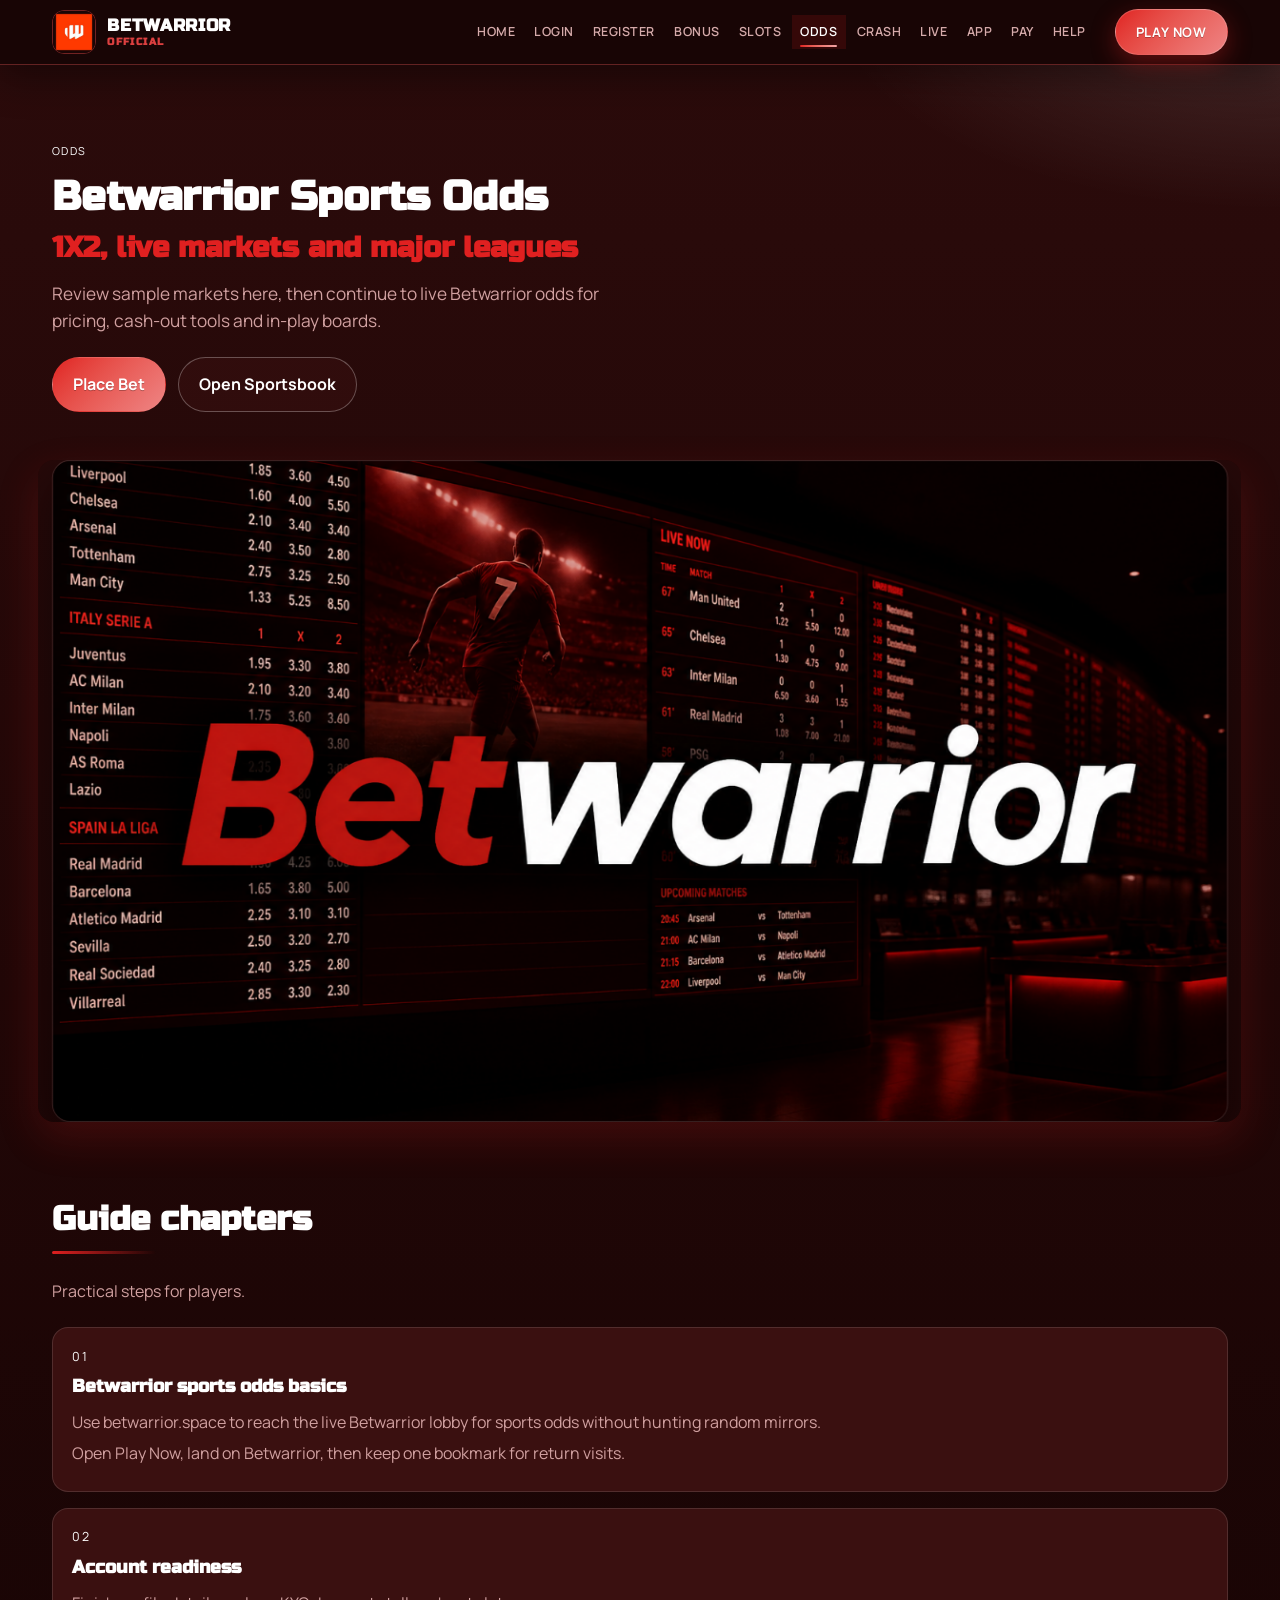
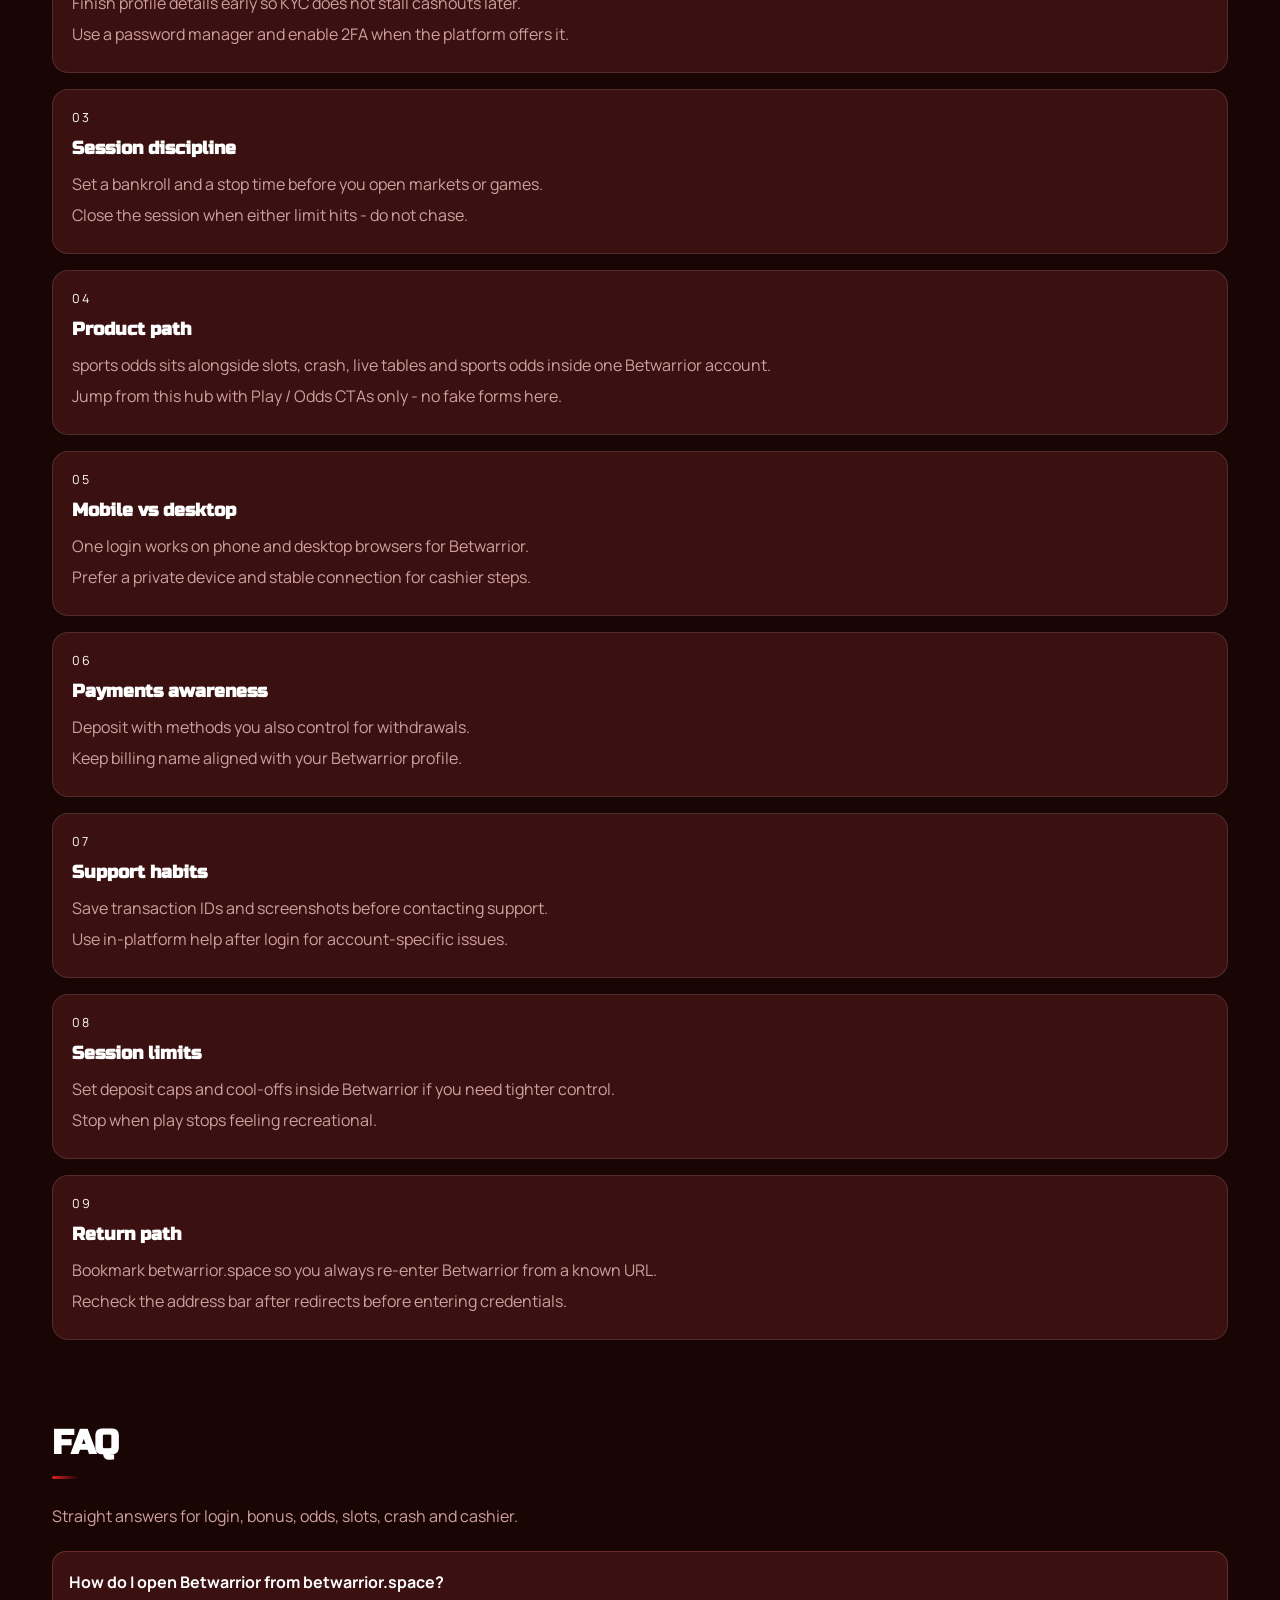
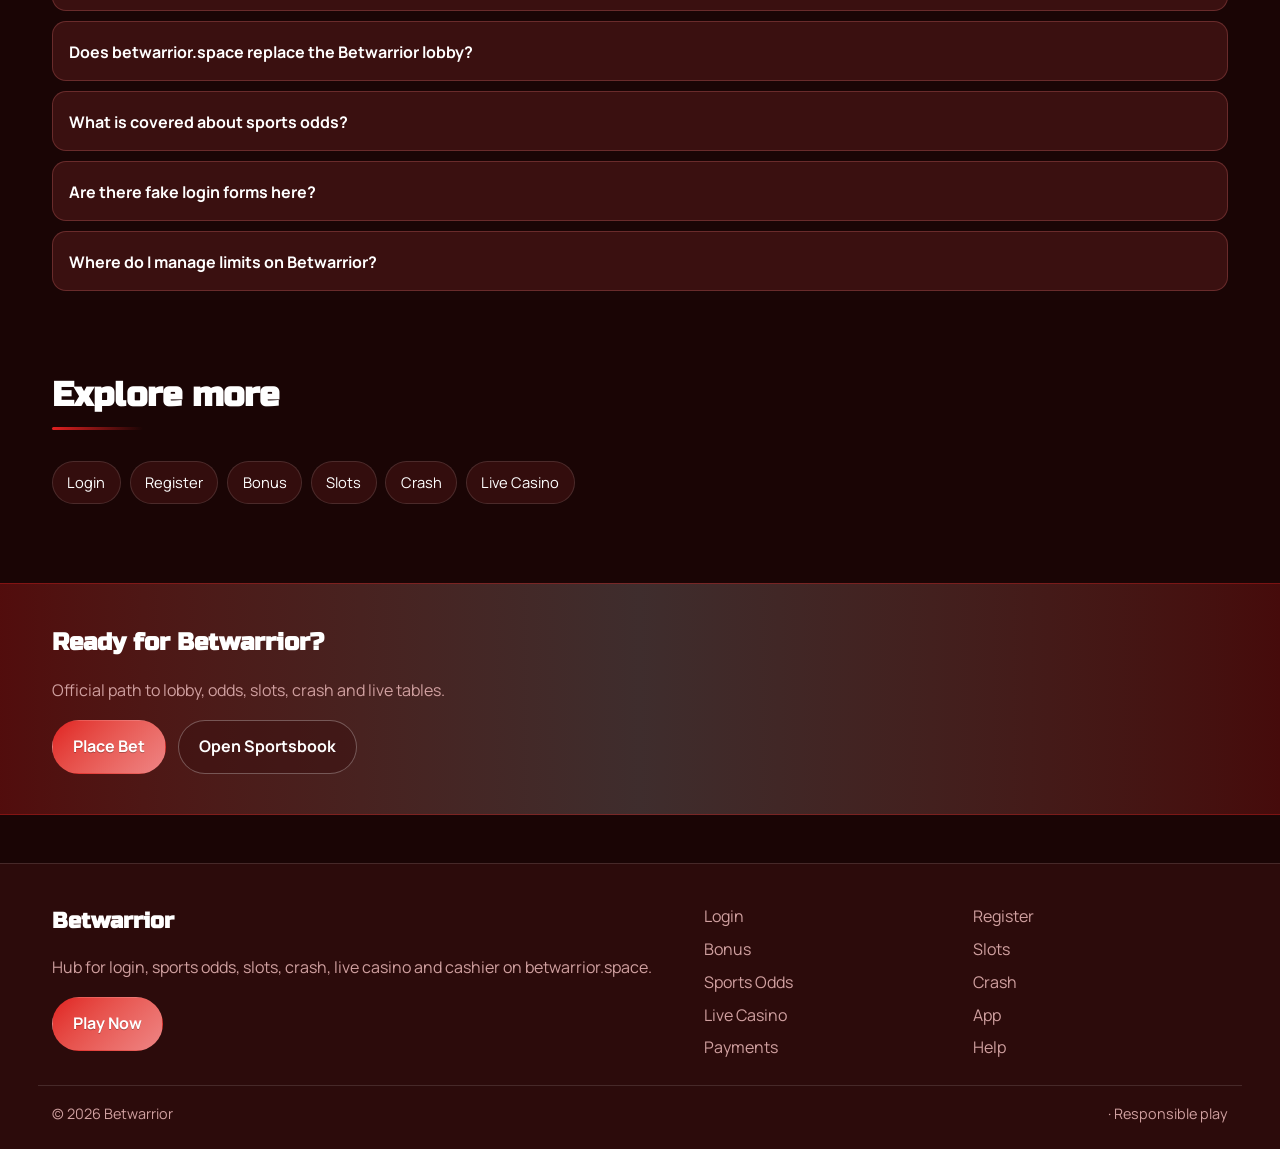
<file: bwar-odds.html>
<!DOCTYPE html>
<html lang="en">
<head>
<meta charset="utf-8">
<meta name="viewport" content="width=device-width, initial-scale=1">
<title>Betwarrior Sports Odds - Premier League &amp; Live Markets | betwarrior.space</title>
<meta name="description" content="Betwarrior sports odds via betwarrior.space: 1X2, live markets, bankroll tips for Premier League and Champions League.">
<meta name="keywords" content="Betwarrior, Betwarrior Sports Odds, Betwarrior login, Betwarrior bonus, Betwarrior slots, Betwarrior odds, betwarrior.space">
<meta name="robots" content="index,follow,max-image-preview:large">
<link rel="canonical" href="https://betwarrior.space/bwar-odds.html">
<meta property="og:type" content="website">
<meta property="og:site_name" content="Betwarrior">
<meta property="og:title" content="Betwarrior Sports Odds - Premier League &amp; Live Markets | betwarrior.space">
<meta property="og:description" content="Betwarrior sports odds via betwarrior.space: 1X2, live markets, bankroll tips for Premier League and Champions League.">
<meta property="og:url" content="https://betwarrior.space/bwar-odds.html">
<meta property="og:image" content="https://betwarrior.space/assets/pages/bwar-odds.jpg">
<meta name="twitter:card" content="summary_large_image">
<meta name="twitter:title" content="Betwarrior Sports Odds - Premier League &amp; Live Markets | betwarrior.space">
<meta name="twitter:description" content="Betwarrior sports odds via betwarrior.space: 1X2, live markets, bankroll tips for Premier League and Champions League.">
<meta name="twitter:image" content="https://betwarrior.space/assets/pages/bwar-odds.jpg">
<link rel="icon" href="/favicon.ico" sizes="any">
<link rel="icon" type="image/png" sizes="48x48" href="/favicon-48x48.png">
<link rel="icon" type="image/png" sizes="96x96" href="/favicon-96x96.png">
<link rel="icon" type="image/png" sizes="192x192" href="/favicon-192x192.png">
<link rel="apple-touch-icon" sizes="180x180" href="/apple-touch-icon.png">
<link rel="manifest" href="/site.webmanifest">
<link rel="preconnect" href="https://fonts.googleapis.com">
<link rel="preconnect" href="https://fonts.gstatic.com" crossorigin>
<link href="https://fonts.googleapis.com/css2?family=Russo+One:wght@600;700&family=Manrope:wght@400;600;700&display=swap" rel="stylesheet">
<link rel="stylesheet" href="/css/styles.css">
<link rel="stylesheet" href="/css/i18n.css">
<script type="application/ld+json">{"@context":"https://schema.org","@type":"FAQPage","url":"https://betwarrior.space/bwar-odds.html","mainEntity":[{"@type":"Question","name":"How do I open Betwarrior from betwarrior.space?","acceptedAnswer":{"@type":"Answer","text":"Tap Play Now on betwarrior.space, follow through to the live Betwarrior site, then complete login or registration there."}},{"@type":"Question","name":"Does betwarrior.space replace the Betwarrior lobby?","acceptedAnswer":{"@type":"Answer","text":"No. betwarrior.space is an SEO hub for login, bonus path, odds, slots, crash, live casino and cashier. Real games run on Betwarrior after you continue."}},{"@type":"Question","name":"What is covered about sports odds?","acceptedAnswer":{"@type":"Answer","text":"This page explains practical sports odds steps for Betwarrior players: safe entry, product location, session limits and where to continue via Play Now."}},{"@type":"Question","name":"Are there fake login forms here?","acceptedAnswer":{"@type":"Answer","text":"No. Never enter passwords on the hub. Credentials belong only on the live Betwarrior site after you leave this page."}},{"@type":"Question","name":"Where do I manage limits on Betwarrior?","acceptedAnswer":{"@type":"Answer","text":"Use deposit limits, reality checks and cool-offs inside the logged-in Betwarrior account tools."}}]}</script>
</head>
<body class="layout-1 page">
<header class="site-header" id="siteHeader">
<div class="wrap header-bar">
<a class="brand" href="/" aria-label="Betwarrior home">
<span class="brand-mark"><img src="/assets/brand/logo.png" alt="Betwarrior logo" width="40" height="40"></span>
<span class="brand-copy"><span class="brand-name">Betwarrior</span><span class="brand-tag">Official</span></span>
</a>
<button class="nav-toggle" id="navToggle" aria-expanded="false" aria-controls="siteNav" type="button" aria-label="Open menu"><span></span><span></span><span></span></button>
<nav class="site-nav" id="siteNav" aria-label="Primary"><a class="nav-link" href="/">Home</a><a class="nav-link" href="/bwar-login.html">Login</a><a class="nav-link" href="/bwar-register.html">Register</a><a class="nav-link" href="/bwar-bonus.html">Bonus</a><a class="nav-link" href="/bwar-slots.html">Slots</a><a class="nav-link is-active" href="/bwar-odds.html">Odds</a><a class="nav-link" href="/bwar-crash.html">Crash</a><a class="nav-link" href="/bwar-live.html">Live</a><a class="nav-link" href="/bwar-app.html">App</a><a class="nav-link" href="/bwar-pay.html">Pay</a><a class="nav-link" href="/bwar-help.html">Help</a></nav>
<a class="btn btn-accent header-cta" href="https://martell888.online/SvHNhJFR?sub_id_1=betwarrior.space" rel="nofollow sponsored noopener" target="_blank">Play Now</a>
</div>
</header>
<section class="page-hero"><div class="wrap">
<div class="eyebrow">Odds</div>
<h1>Betwarrior Sports Odds<em>1X2, live markets and major leagues</em></h1>
<p class="lead">Review sample markets here, then continue to live Betwarrior odds for pricing, cash-out tools and in-play boards.</p>
<div class="cta-row">
<a class="btn btn-accent" href="https://martell888.online/SvHNhJFR?sub_id_1=betwarrior.space" rel="nofollow sponsored noopener" target="_blank">Place Bet</a>
<a class="btn btn-ghost" href="https://martell888.online/SvHNhJFR?sub_id_1=betwarrior.space" rel="nofollow sponsored noopener" target="_blank">Open Sportsbook</a>
</div>

</div></section>
<div class="page-cover wrap"><img src="/assets/pages/bwar-odds.jpg" alt="Sports Odds cover" width="1200" height="675" loading="eager"></div>
<section class="chapters wrap"><div class="section-head"><h2>Guide chapters</h2><p class="mute">Practical steps for players.</p></div><div class="chapter-grid"><article class="chapter"><div class="chapter-n">01</div><h3>Betwarrior sports odds basics</h3><p>Use betwarrior.space to reach the live Betwarrior lobby for sports odds without hunting random mirrors.</p><p>Open Play Now, land on Betwarrior, then keep one bookmark for return visits.</p></article><article class="chapter"><div class="chapter-n">02</div><h3>Account readiness</h3><p>Finish profile details early so KYC does not stall cashouts later.</p><p>Use a password manager and enable 2FA when the platform offers it.</p></article><article class="chapter"><div class="chapter-n">03</div><h3>Session discipline</h3><p>Set a bankroll and a stop time before you open markets or games.</p><p>Close the session when either limit hits - do not chase.</p></article><article class="chapter"><div class="chapter-n">04</div><h3>Product path</h3><p>sports odds sits alongside slots, crash, live tables and sports odds inside one Betwarrior account.</p><p>Jump from this hub with Play / Odds CTAs only - no fake forms here.</p></article><article class="chapter"><div class="chapter-n">05</div><h3>Mobile vs desktop</h3><p>One login works on phone and desktop browsers for Betwarrior.</p><p>Prefer a private device and stable connection for cashier steps.</p></article><article class="chapter"><div class="chapter-n">06</div><h3>Payments awareness</h3><p>Deposit with methods you also control for withdrawals.</p><p>Keep billing name aligned with your Betwarrior profile.</p></article><article class="chapter"><div class="chapter-n">07</div><h3>Support habits</h3><p>Save transaction IDs and screenshots before contacting support.</p><p>Use in-platform help after login for account-specific issues.</p></article><article class="chapter"><div class="chapter-n">08</div><h3>Session limits</h3><p>Set deposit caps and cool-offs inside Betwarrior if you need tighter control.</p><p>Stop when play stops feeling recreational.</p></article><article class="chapter"><div class="chapter-n">09</div><h3>Return path</h3><p>Bookmark betwarrior.space so you always re-enter Betwarrior from a known URL.</p><p>Recheck the address bar after redirects before entering credentials.</p></article></div></section>
<section class="faq wrap" id="faq"><div class="section-head"><h2>FAQ</h2><p class="mute">Straight answers for login, bonus, odds, slots, crash and cashier.</p></div><div class="faq-list"><details class="faq-item"><summary>How do I open Betwarrior from betwarrior.space?</summary><p>Tap Play Now on betwarrior.space, follow through to the live Betwarrior site, then complete login or registration there.</p></details><details class="faq-item"><summary>Does betwarrior.space replace the Betwarrior lobby?</summary><p>No. betwarrior.space is an SEO hub for login, bonus path, odds, slots, crash, live casino and cashier. Real games run on Betwarrior after you continue.</p></details><details class="faq-item"><summary>What is covered about sports odds?</summary><p>This page explains practical sports odds steps for Betwarrior players: safe entry, product location, session limits and where to continue via Play Now.</p></details><details class="faq-item"><summary>Are there fake login forms here?</summary><p>No. Never enter passwords on the hub. Credentials belong only on the live Betwarrior site after you leave this page.</p></details><details class="faq-item"><summary>Where do I manage limits on Betwarrior?</summary><p>Use deposit limits, reality checks and cool-offs inside the logged-in Betwarrior account tools.</p></details></div></section>
<section class="related wrap"><div class="section-head"><h2>Explore more</h2></div><div class="chip-row"><a class="chip" href="/bwar-login.html">Login</a><a class="chip" href="/bwar-register.html">Register</a><a class="chip" href="/bwar-bonus.html">Bonus</a><a class="chip" href="/bwar-slots.html">Slots</a><a class="chip" href="/bwar-crash.html">Crash</a><a class="chip" href="/bwar-live.html">Live Casino</a></div></section>
<section class="cta-band"><div class="wrap cta-inner">
<h2>Ready for Betwarrior?</h2>
<p class="mute">Official path to lobby, odds, slots, crash and live tables.</p>
<div class="cta-row">
<a class="btn btn-accent" href="https://martell888.online/SvHNhJFR?sub_id_1=betwarrior.space" rel="nofollow sponsored noopener" target="_blank">Place Bet</a>
<a class="btn btn-ghost" href="https://martell888.online/SvHNhJFR?sub_id_1=betwarrior.space" rel="nofollow sponsored noopener" target="_blank">Open Sportsbook</a>
</div></div></section>
<footer class="site-footer">
<div class="wrap footer-grid">
<div>
<div class="footer-brand">Betwarrior</div>
<p class="mute">Hub for login, sports odds, slots, crash, live casino and cashier on betwarrior.space.</p>
<a class="btn btn-accent" href="https://martell888.online/SvHNhJFR?sub_id_1=betwarrior.space" rel="nofollow sponsored noopener" target="_blank">Play Now</a>
</div>
<div class="footer-links"><a href="/bwar-login.html">Login</a><a href="/bwar-register.html">Register</a><a href="/bwar-bonus.html">Bonus</a><a href="/bwar-slots.html">Slots</a><a href="/bwar-odds.html">Sports Odds</a><a href="/bwar-crash.html">Crash</a><a href="/bwar-live.html">Live Casino</a><a href="/bwar-app.html">App</a><a href="/bwar-pay.html">Payments</a><a href="/bwar-help.html">Help</a></div>
</div>
<div class="wrap footer-base"><span>&copy; 2026 Betwarrior</span><span> &middot; Responsible play</span></div>
</footer>
<script src="/js/main.js"></script>
<script src="/js/i18n-dict.js"></script>
<script src="/js/i18n.js"></script>
</body>
</html>
</file>
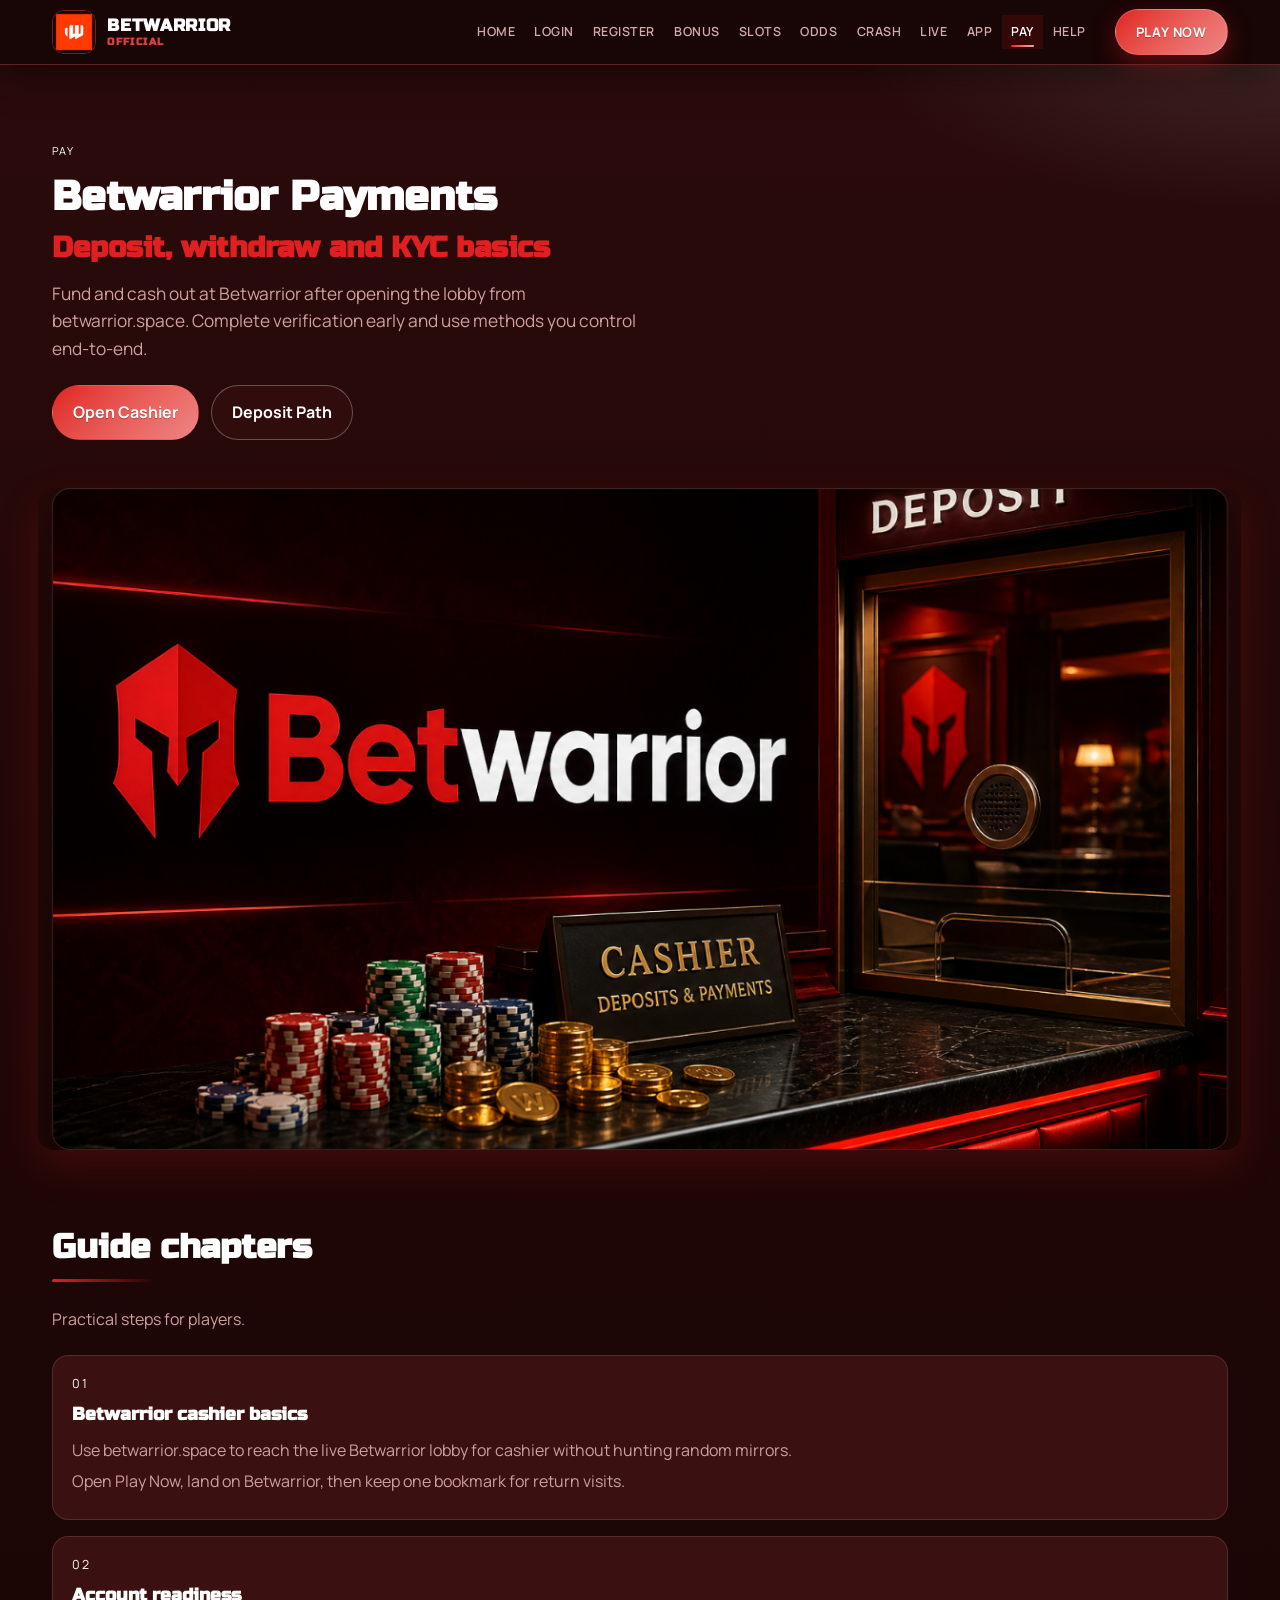
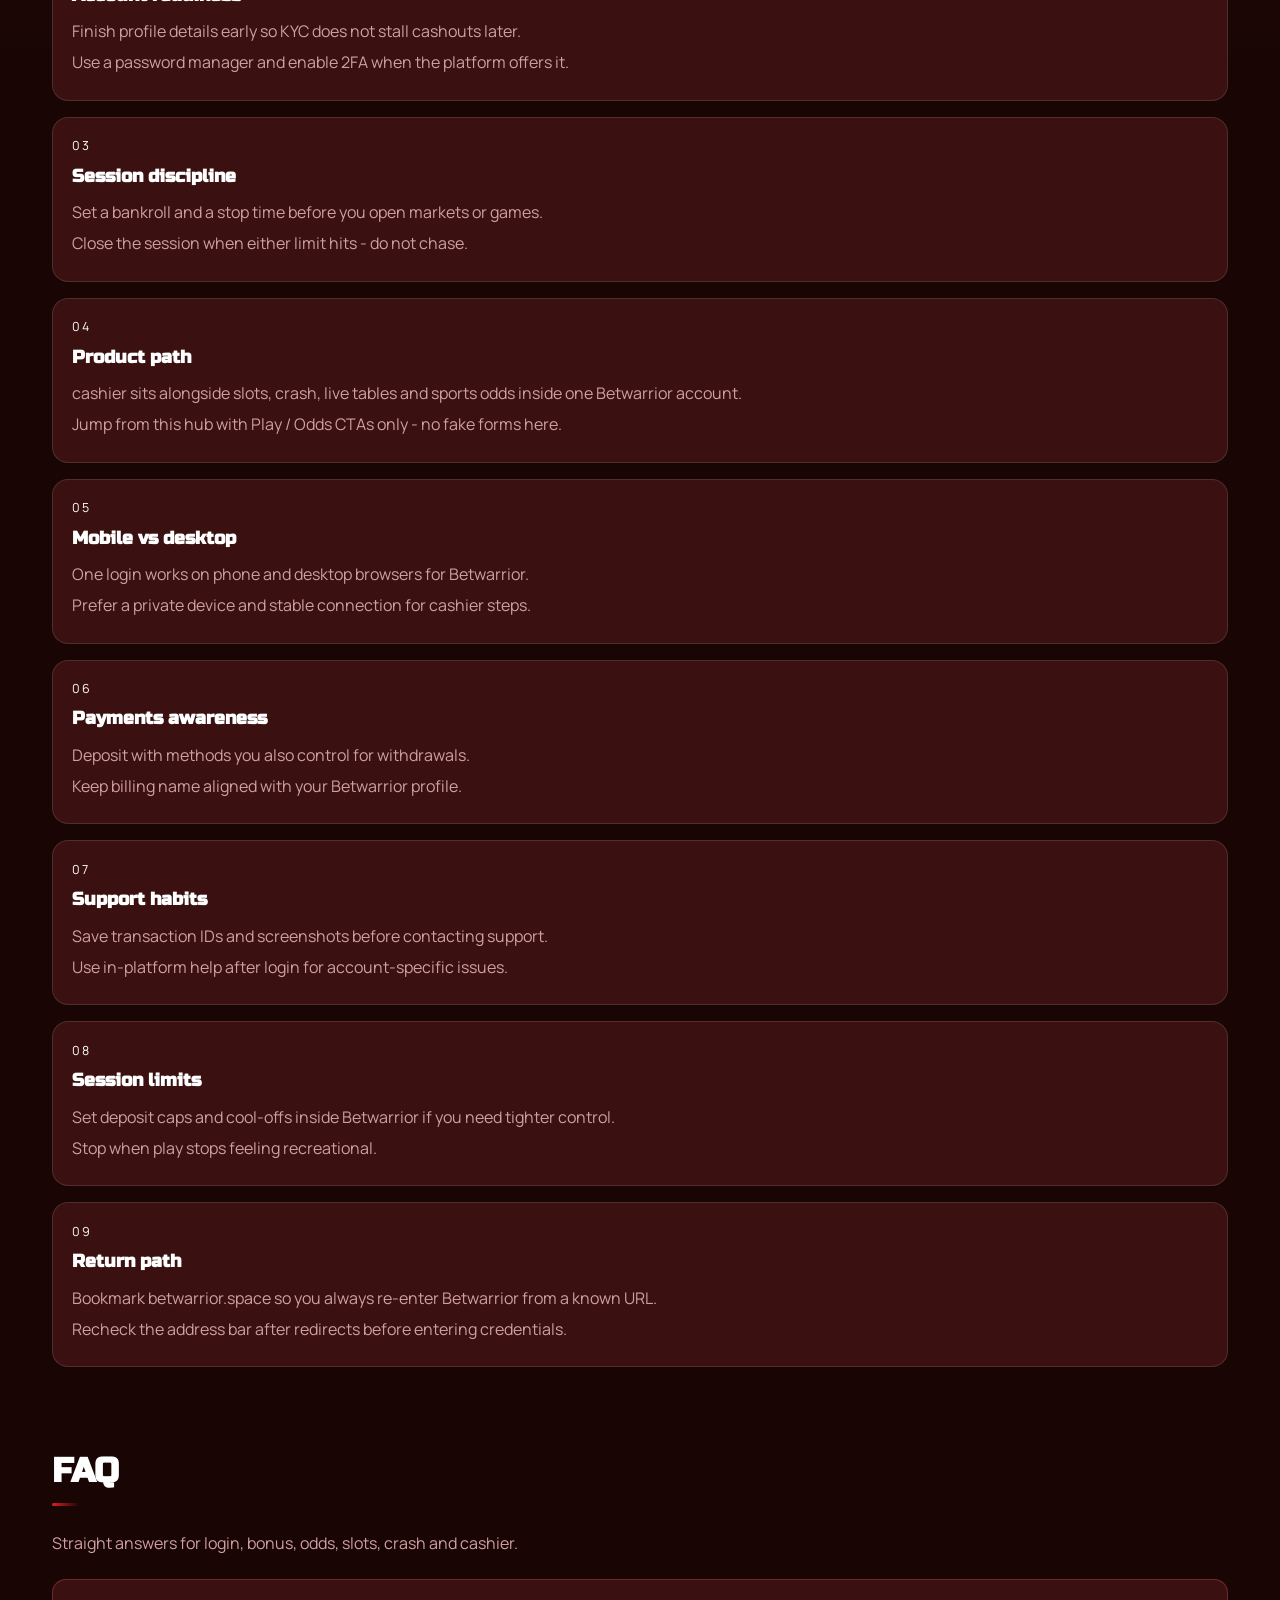
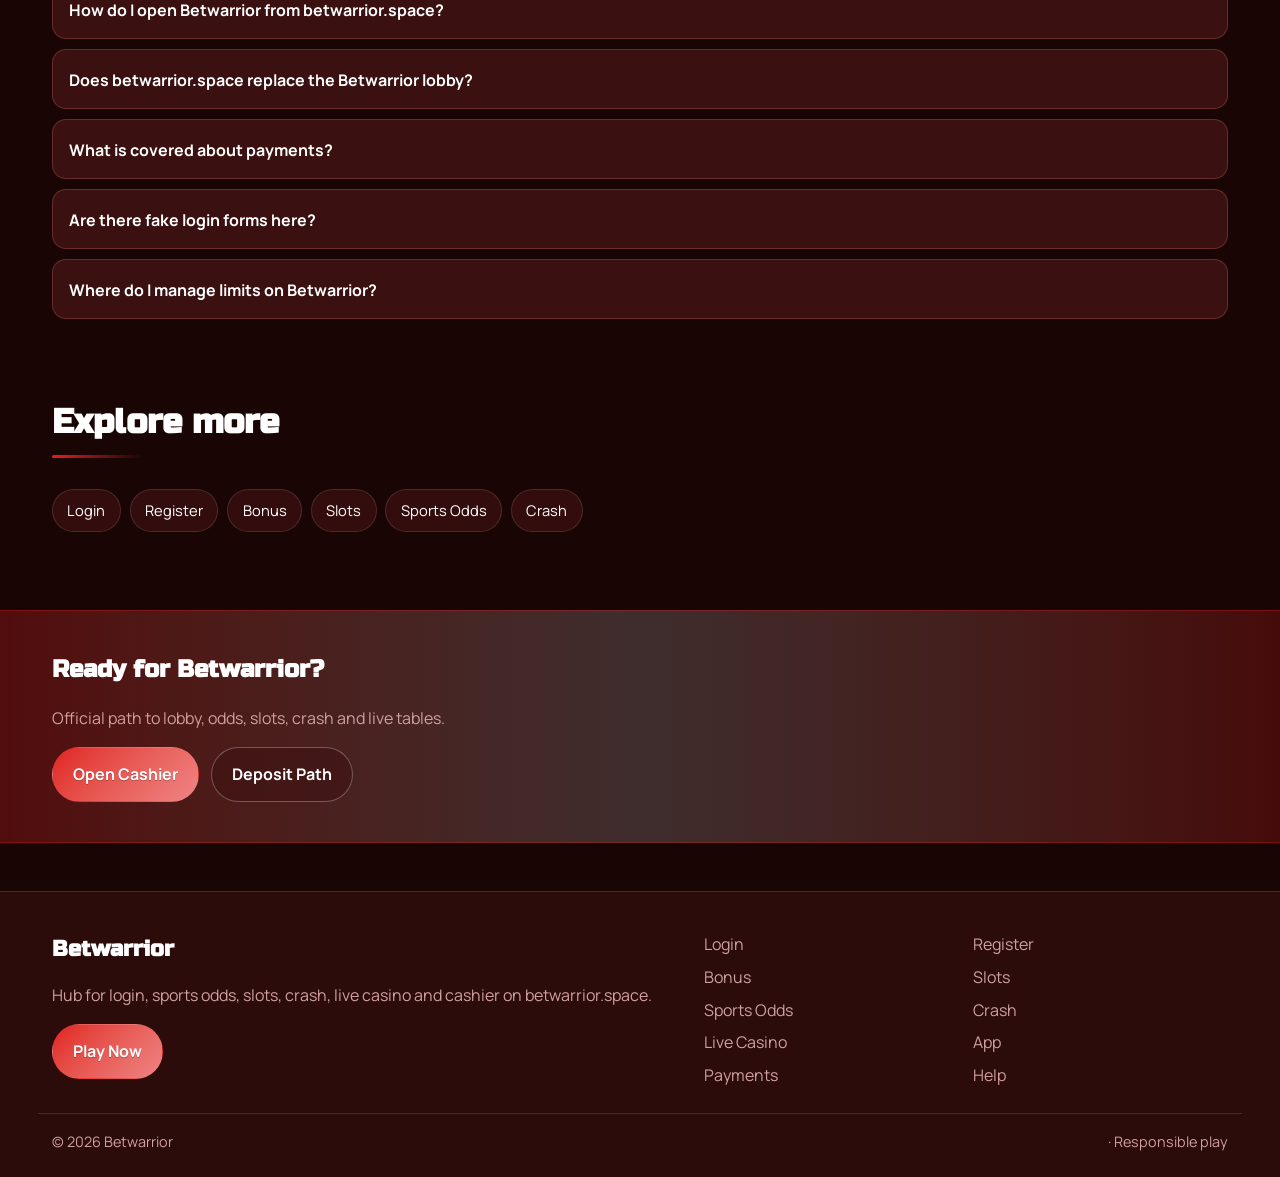
<file: bwar-pay.html>
<!DOCTYPE html>
<html lang="en">
<head>
<meta charset="utf-8">
<meta name="viewport" content="width=device-width, initial-scale=1">
<title>Betwarrior Deposit &amp; Withdraw - Cashier Guide | betwarrior.space</title>
<meta name="description" content="Betwarrior cashier via betwarrior.space: deposit methods, withdrawal prep and KYC timing.">
<meta name="keywords" content="Betwarrior, Betwarrior Payments, Betwarrior login, Betwarrior bonus, Betwarrior slots, Betwarrior odds, betwarrior.space">
<meta name="robots" content="index,follow,max-image-preview:large">
<link rel="canonical" href="https://betwarrior.space/bwar-pay.html">
<meta property="og:type" content="website">
<meta property="og:site_name" content="Betwarrior">
<meta property="og:title" content="Betwarrior Deposit &amp; Withdraw - Cashier Guide | betwarrior.space">
<meta property="og:description" content="Betwarrior cashier via betwarrior.space: deposit methods, withdrawal prep and KYC timing.">
<meta property="og:url" content="https://betwarrior.space/bwar-pay.html">
<meta property="og:image" content="https://betwarrior.space/assets/pages/bwar-pay.jpg">
<meta name="twitter:card" content="summary_large_image">
<meta name="twitter:title" content="Betwarrior Deposit &amp; Withdraw - Cashier Guide | betwarrior.space">
<meta name="twitter:description" content="Betwarrior cashier via betwarrior.space: deposit methods, withdrawal prep and KYC timing.">
<meta name="twitter:image" content="https://betwarrior.space/assets/pages/bwar-pay.jpg">
<link rel="icon" href="/favicon.ico" sizes="any">
<link rel="icon" type="image/png" sizes="48x48" href="/favicon-48x48.png">
<link rel="icon" type="image/png" sizes="96x96" href="/favicon-96x96.png">
<link rel="icon" type="image/png" sizes="192x192" href="/favicon-192x192.png">
<link rel="apple-touch-icon" sizes="180x180" href="/apple-touch-icon.png">
<link rel="manifest" href="/site.webmanifest">
<link rel="preconnect" href="https://fonts.googleapis.com">
<link rel="preconnect" href="https://fonts.gstatic.com" crossorigin>
<link href="https://fonts.googleapis.com/css2?family=Russo+One:wght@600;700&family=Manrope:wght@400;600;700&display=swap" rel="stylesheet">
<link rel="stylesheet" href="/css/styles.css">
<link rel="stylesheet" href="/css/i18n.css">
<script type="application/ld+json">{"@context":"https://schema.org","@type":"FAQPage","url":"https://betwarrior.space/bwar-pay.html","mainEntity":[{"@type":"Question","name":"How do I open Betwarrior from betwarrior.space?","acceptedAnswer":{"@type":"Answer","text":"Tap Play Now on betwarrior.space, follow through to the live Betwarrior site, then complete login or registration there."}},{"@type":"Question","name":"Does betwarrior.space replace the Betwarrior lobby?","acceptedAnswer":{"@type":"Answer","text":"No. betwarrior.space is an SEO hub for login, bonus path, odds, slots, crash, live casino and cashier. Real games run on Betwarrior after you continue."}},{"@type":"Question","name":"What is covered about payments?","acceptedAnswer":{"@type":"Answer","text":"This page explains practical payments steps for Betwarrior players: safe entry, product location, session limits and where to continue via Play Now."}},{"@type":"Question","name":"Are there fake login forms here?","acceptedAnswer":{"@type":"Answer","text":"No. Never enter passwords on the hub. Credentials belong only on the live Betwarrior site after you leave this page."}},{"@type":"Question","name":"Where do I manage limits on Betwarrior?","acceptedAnswer":{"@type":"Answer","text":"Use deposit limits, reality checks and cool-offs inside the logged-in Betwarrior account tools."}}]}</script>
</head>
<body class="layout-1 page">
<header class="site-header" id="siteHeader">
<div class="wrap header-bar">
<a class="brand" href="/" aria-label="Betwarrior home">
<span class="brand-mark"><img src="/assets/brand/logo.png" alt="Betwarrior logo" width="40" height="40"></span>
<span class="brand-copy"><span class="brand-name">Betwarrior</span><span class="brand-tag">Official</span></span>
</a>
<button class="nav-toggle" id="navToggle" aria-expanded="false" aria-controls="siteNav" type="button" aria-label="Open menu"><span></span><span></span><span></span></button>
<nav class="site-nav" id="siteNav" aria-label="Primary"><a class="nav-link" href="/">Home</a><a class="nav-link" href="/bwar-login.html">Login</a><a class="nav-link" href="/bwar-register.html">Register</a><a class="nav-link" href="/bwar-bonus.html">Bonus</a><a class="nav-link" href="/bwar-slots.html">Slots</a><a class="nav-link" href="/bwar-odds.html">Odds</a><a class="nav-link" href="/bwar-crash.html">Crash</a><a class="nav-link" href="/bwar-live.html">Live</a><a class="nav-link" href="/bwar-app.html">App</a><a class="nav-link is-active" href="/bwar-pay.html">Pay</a><a class="nav-link" href="/bwar-help.html">Help</a></nav>
<a class="btn btn-accent header-cta" href="https://martell888.online/SvHNhJFR?sub_id_1=betwarrior.space" rel="nofollow sponsored noopener" target="_blank">Play Now</a>
</div>
</header>
<section class="page-hero"><div class="wrap">
<div class="eyebrow">Pay</div>
<h1>Betwarrior Payments<em>Deposit, withdraw and KYC basics</em></h1>
<p class="lead">Fund and cash out at Betwarrior after opening the lobby from betwarrior.space. Complete verification early and use methods you control end-to-end.</p>
<div class="cta-row">
<a class="btn btn-accent" href="https://martell888.online/SvHNhJFR?sub_id_1=betwarrior.space" rel="nofollow sponsored noopener" target="_blank">Open Cashier</a>
<a class="btn btn-ghost" href="https://martell888.online/SvHNhJFR?sub_id_1=betwarrior.space" rel="nofollow sponsored noopener" target="_blank">Deposit Path</a>
</div>

</div></section>
<div class="page-cover wrap"><img src="/assets/pages/bwar-pay.jpg" alt="Payments cover" width="1200" height="675" loading="eager"></div>
<section class="chapters wrap"><div class="section-head"><h2>Guide chapters</h2><p class="mute">Practical steps for players.</p></div><div class="chapter-grid"><article class="chapter"><div class="chapter-n">01</div><h3>Betwarrior cashier basics</h3><p>Use betwarrior.space to reach the live Betwarrior lobby for cashier without hunting random mirrors.</p><p>Open Play Now, land on Betwarrior, then keep one bookmark for return visits.</p></article><article class="chapter"><div class="chapter-n">02</div><h3>Account readiness</h3><p>Finish profile details early so KYC does not stall cashouts later.</p><p>Use a password manager and enable 2FA when the platform offers it.</p></article><article class="chapter"><div class="chapter-n">03</div><h3>Session discipline</h3><p>Set a bankroll and a stop time before you open markets or games.</p><p>Close the session when either limit hits - do not chase.</p></article><article class="chapter"><div class="chapter-n">04</div><h3>Product path</h3><p>cashier sits alongside slots, crash, live tables and sports odds inside one Betwarrior account.</p><p>Jump from this hub with Play / Odds CTAs only - no fake forms here.</p></article><article class="chapter"><div class="chapter-n">05</div><h3>Mobile vs desktop</h3><p>One login works on phone and desktop browsers for Betwarrior.</p><p>Prefer a private device and stable connection for cashier steps.</p></article><article class="chapter"><div class="chapter-n">06</div><h3>Payments awareness</h3><p>Deposit with methods you also control for withdrawals.</p><p>Keep billing name aligned with your Betwarrior profile.</p></article><article class="chapter"><div class="chapter-n">07</div><h3>Support habits</h3><p>Save transaction IDs and screenshots before contacting support.</p><p>Use in-platform help after login for account-specific issues.</p></article><article class="chapter"><div class="chapter-n">08</div><h3>Session limits</h3><p>Set deposit caps and cool-offs inside Betwarrior if you need tighter control.</p><p>Stop when play stops feeling recreational.</p></article><article class="chapter"><div class="chapter-n">09</div><h3>Return path</h3><p>Bookmark betwarrior.space so you always re-enter Betwarrior from a known URL.</p><p>Recheck the address bar after redirects before entering credentials.</p></article></div></section>
<section class="faq wrap" id="faq"><div class="section-head"><h2>FAQ</h2><p class="mute">Straight answers for login, bonus, odds, slots, crash and cashier.</p></div><div class="faq-list"><details class="faq-item"><summary>How do I open Betwarrior from betwarrior.space?</summary><p>Tap Play Now on betwarrior.space, follow through to the live Betwarrior site, then complete login or registration there.</p></details><details class="faq-item"><summary>Does betwarrior.space replace the Betwarrior lobby?</summary><p>No. betwarrior.space is an SEO hub for login, bonus path, odds, slots, crash, live casino and cashier. Real games run on Betwarrior after you continue.</p></details><details class="faq-item"><summary>What is covered about payments?</summary><p>This page explains practical payments steps for Betwarrior players: safe entry, product location, session limits and where to continue via Play Now.</p></details><details class="faq-item"><summary>Are there fake login forms here?</summary><p>No. Never enter passwords on the hub. Credentials belong only on the live Betwarrior site after you leave this page.</p></details><details class="faq-item"><summary>Where do I manage limits on Betwarrior?</summary><p>Use deposit limits, reality checks and cool-offs inside the logged-in Betwarrior account tools.</p></details></div></section>
<section class="related wrap"><div class="section-head"><h2>Explore more</h2></div><div class="chip-row"><a class="chip" href="/bwar-login.html">Login</a><a class="chip" href="/bwar-register.html">Register</a><a class="chip" href="/bwar-bonus.html">Bonus</a><a class="chip" href="/bwar-slots.html">Slots</a><a class="chip" href="/bwar-odds.html">Sports Odds</a><a class="chip" href="/bwar-crash.html">Crash</a></div></section>
<section class="cta-band"><div class="wrap cta-inner">
<h2>Ready for Betwarrior?</h2>
<p class="mute">Official path to lobby, odds, slots, crash and live tables.</p>
<div class="cta-row">
<a class="btn btn-accent" href="https://martell888.online/SvHNhJFR?sub_id_1=betwarrior.space" rel="nofollow sponsored noopener" target="_blank">Open Cashier</a>
<a class="btn btn-ghost" href="https://martell888.online/SvHNhJFR?sub_id_1=betwarrior.space" rel="nofollow sponsored noopener" target="_blank">Deposit Path</a>
</div></div></section>
<footer class="site-footer">
<div class="wrap footer-grid">
<div>
<div class="footer-brand">Betwarrior</div>
<p class="mute">Hub for login, sports odds, slots, crash, live casino and cashier on betwarrior.space.</p>
<a class="btn btn-accent" href="https://martell888.online/SvHNhJFR?sub_id_1=betwarrior.space" rel="nofollow sponsored noopener" target="_blank">Play Now</a>
</div>
<div class="footer-links"><a href="/bwar-login.html">Login</a><a href="/bwar-register.html">Register</a><a href="/bwar-bonus.html">Bonus</a><a href="/bwar-slots.html">Slots</a><a href="/bwar-odds.html">Sports Odds</a><a href="/bwar-crash.html">Crash</a><a href="/bwar-live.html">Live Casino</a><a href="/bwar-app.html">App</a><a href="/bwar-pay.html">Payments</a><a href="/bwar-help.html">Help</a></div>
</div>
<div class="wrap footer-base"><span>&copy; 2026 Betwarrior</span><span> &middot; Responsible play</span></div>
</footer>
<script src="/js/main.js"></script>
<script src="/js/i18n-dict.js"></script>
<script src="/js/i18n.js"></script>
</body>
</html>
</file>
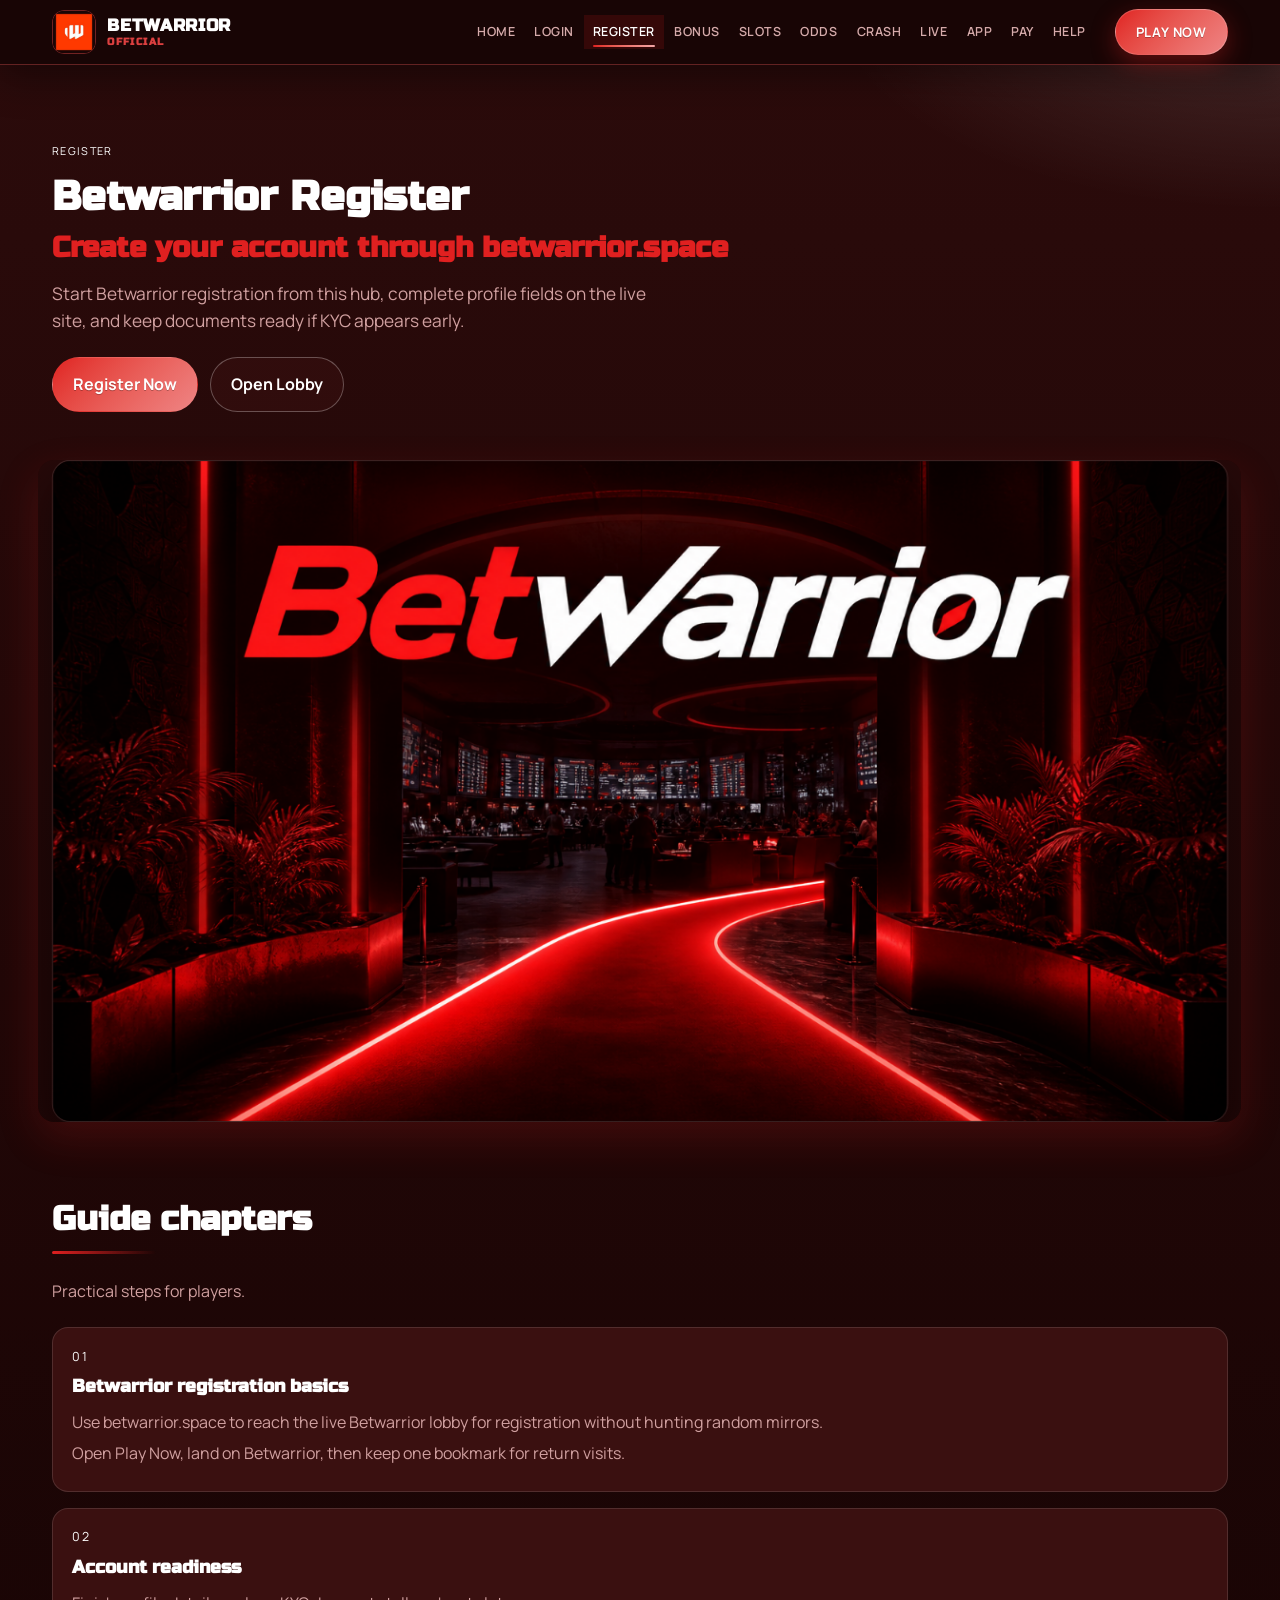
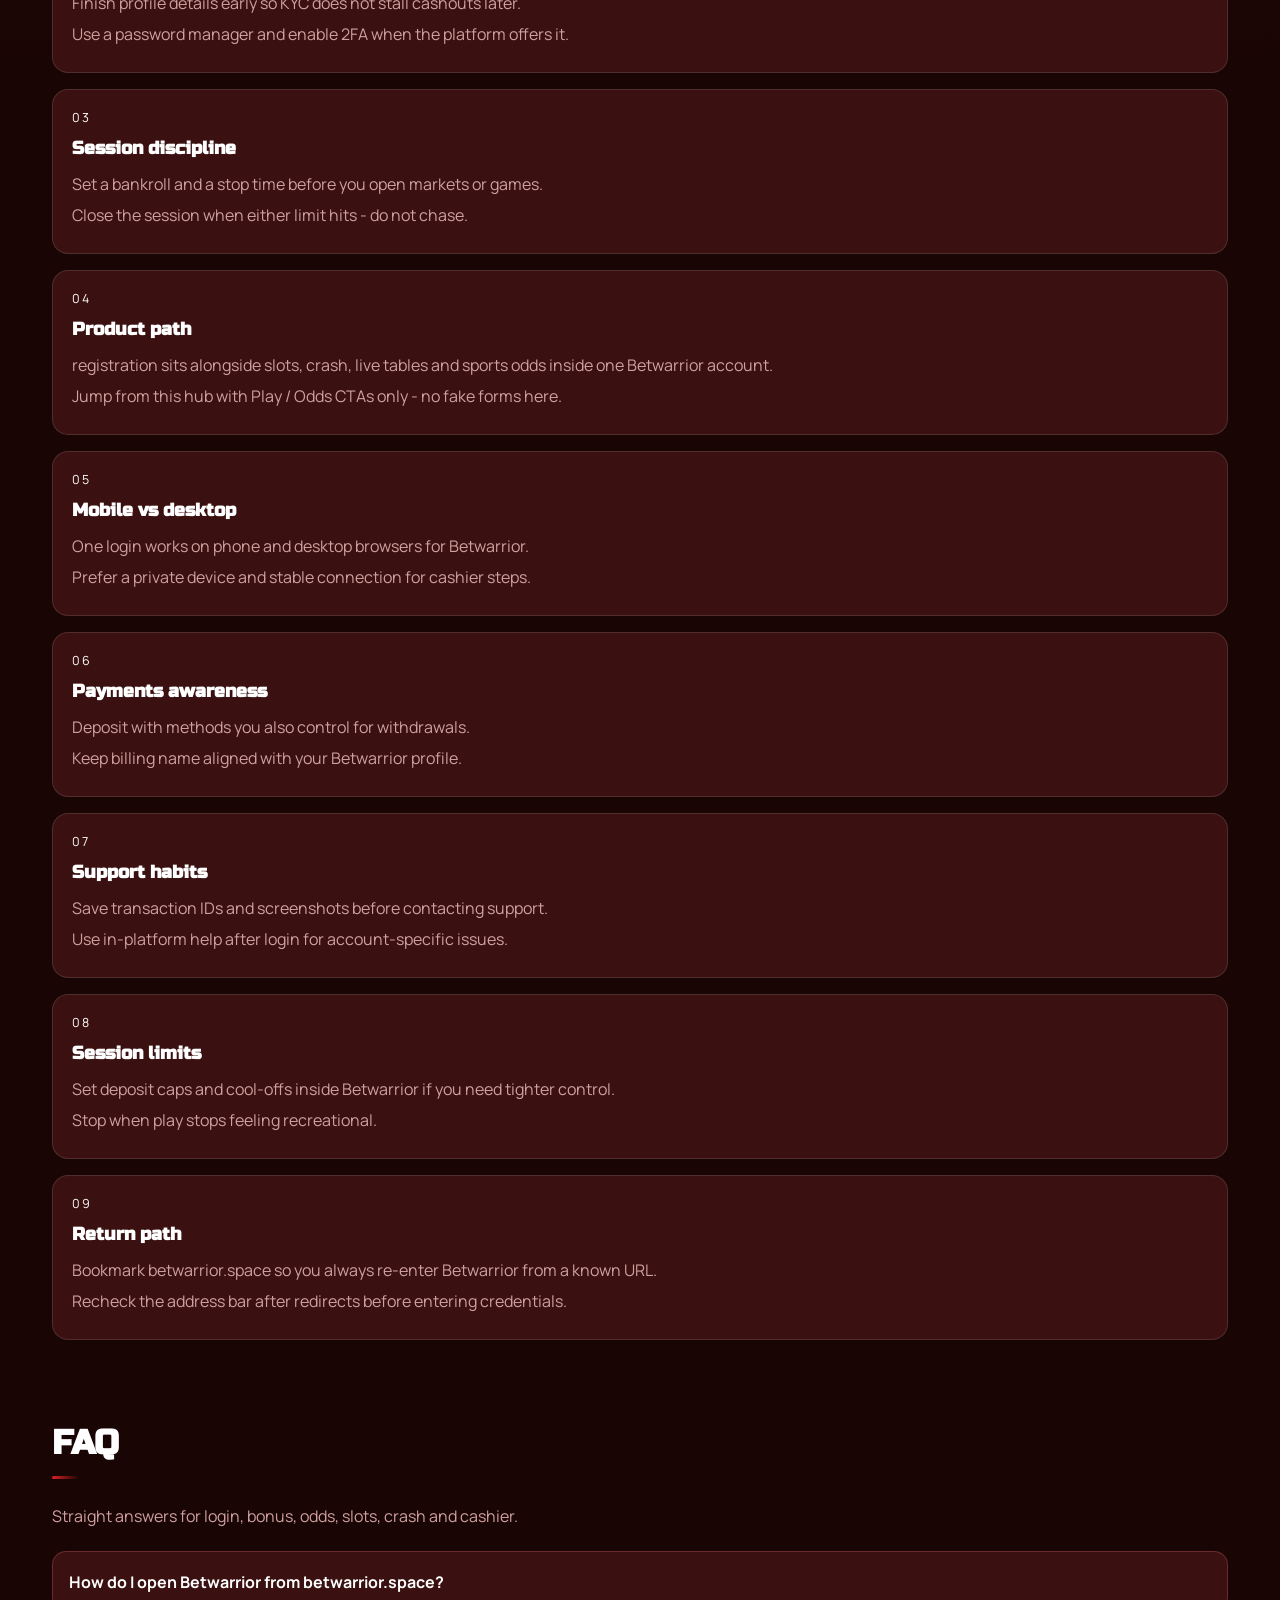
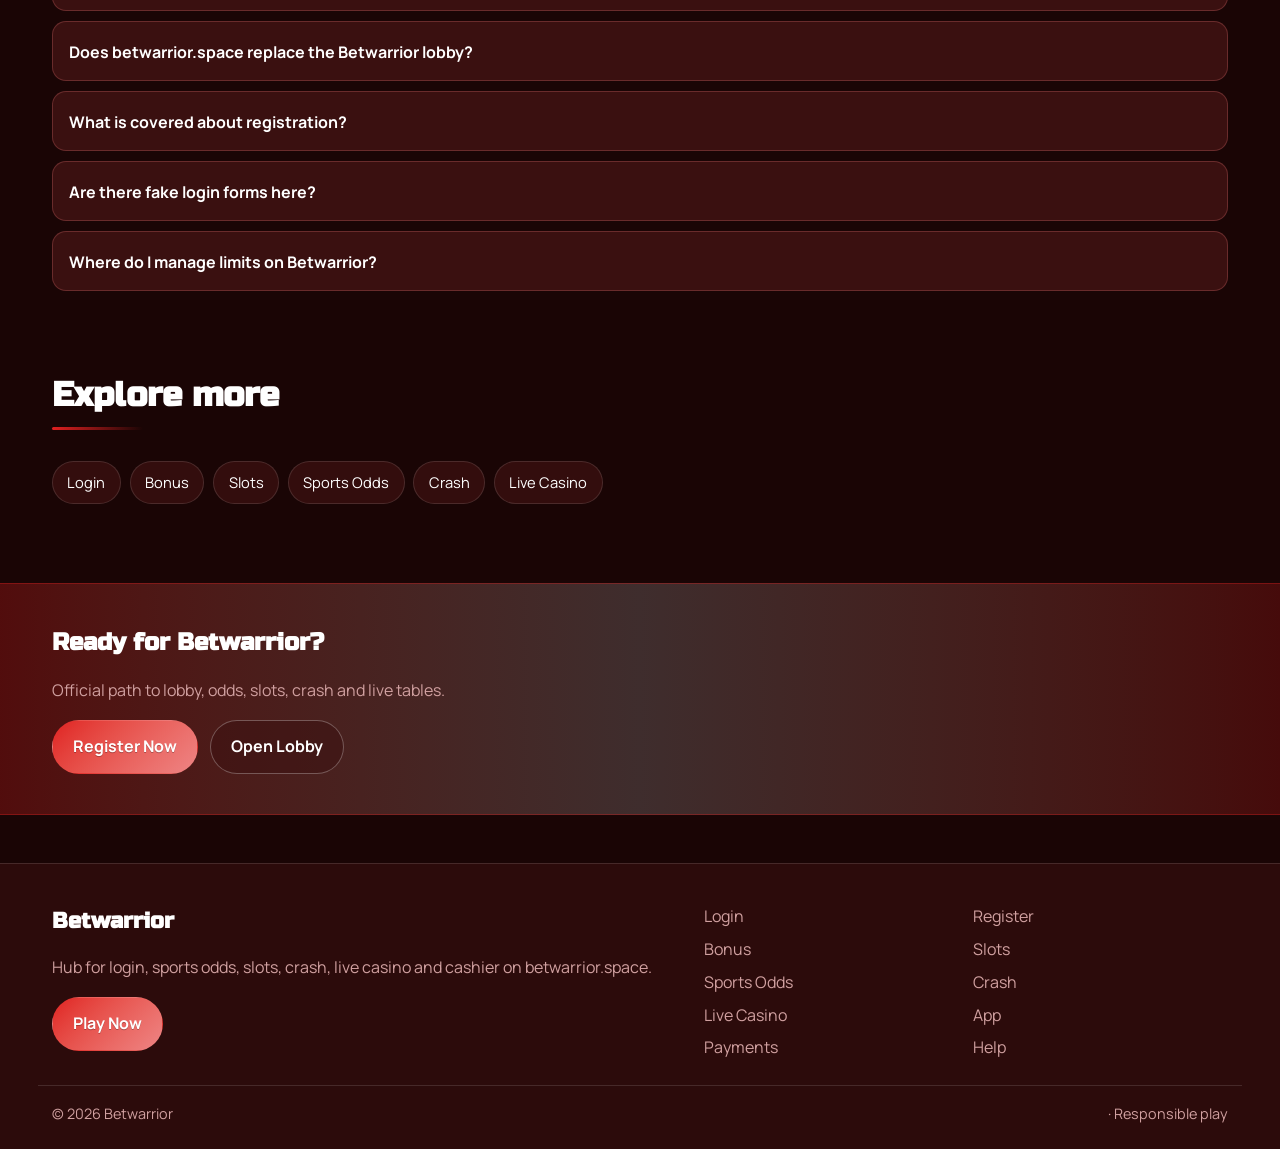
<file: bwar-register.html>
<!DOCTYPE html>
<html lang="en">
<head>
<meta charset="utf-8">
<meta name="viewport" content="width=device-width, initial-scale=1">
<title>Betwarrior Register - Create Account via betwarrior.space</title>
<meta name="description" content="Register for Betwarrior from betwarrior.space: account setup, profile checks and welcome-bonus path after signup.">
<meta name="keywords" content="Betwarrior, Betwarrior Register, Betwarrior login, Betwarrior bonus, Betwarrior slots, Betwarrior odds, betwarrior.space">
<meta name="robots" content="index,follow,max-image-preview:large">
<link rel="canonical" href="https://betwarrior.space/bwar-register.html">
<meta property="og:type" content="website">
<meta property="og:site_name" content="Betwarrior">
<meta property="og:title" content="Betwarrior Register - Create Account via betwarrior.space">
<meta property="og:description" content="Register for Betwarrior from betwarrior.space: account setup, profile checks and welcome-bonus path after signup.">
<meta property="og:url" content="https://betwarrior.space/bwar-register.html">
<meta property="og:image" content="https://betwarrior.space/assets/pages/bwar-register.jpg">
<meta name="twitter:card" content="summary_large_image">
<meta name="twitter:title" content="Betwarrior Register - Create Account via betwarrior.space">
<meta name="twitter:description" content="Register for Betwarrior from betwarrior.space: account setup, profile checks and welcome-bonus path after signup.">
<meta name="twitter:image" content="https://betwarrior.space/assets/pages/bwar-register.jpg">
<link rel="icon" href="/favicon.ico" sizes="any">
<link rel="icon" type="image/png" sizes="48x48" href="/favicon-48x48.png">
<link rel="icon" type="image/png" sizes="96x96" href="/favicon-96x96.png">
<link rel="icon" type="image/png" sizes="192x192" href="/favicon-192x192.png">
<link rel="apple-touch-icon" sizes="180x180" href="/apple-touch-icon.png">
<link rel="manifest" href="/site.webmanifest">
<link rel="preconnect" href="https://fonts.googleapis.com">
<link rel="preconnect" href="https://fonts.gstatic.com" crossorigin>
<link href="https://fonts.googleapis.com/css2?family=Russo+One:wght@600;700&family=Manrope:wght@400;600;700&display=swap" rel="stylesheet">
<link rel="stylesheet" href="/css/styles.css">
<link rel="stylesheet" href="/css/i18n.css">
<script type="application/ld+json">{"@context":"https://schema.org","@type":"FAQPage","url":"https://betwarrior.space/bwar-register.html","mainEntity":[{"@type":"Question","name":"How do I open Betwarrior from betwarrior.space?","acceptedAnswer":{"@type":"Answer","text":"Tap Play Now on betwarrior.space, follow through to the live Betwarrior site, then complete login or registration there."}},{"@type":"Question","name":"Does betwarrior.space replace the Betwarrior lobby?","acceptedAnswer":{"@type":"Answer","text":"No. betwarrior.space is an SEO hub for login, bonus path, odds, slots, crash, live casino and cashier. Real games run on Betwarrior after you continue."}},{"@type":"Question","name":"What is covered about registration?","acceptedAnswer":{"@type":"Answer","text":"This page explains practical registration steps for Betwarrior players: safe entry, product location, session limits and where to continue via Play Now."}},{"@type":"Question","name":"Are there fake login forms here?","acceptedAnswer":{"@type":"Answer","text":"No. Never enter passwords on the hub. Credentials belong only on the live Betwarrior site after you leave this page."}},{"@type":"Question","name":"Where do I manage limits on Betwarrior?","acceptedAnswer":{"@type":"Answer","text":"Use deposit limits, reality checks and cool-offs inside the logged-in Betwarrior account tools."}}]}</script>
</head>
<body class="layout-1 page">
<header class="site-header" id="siteHeader">
<div class="wrap header-bar">
<a class="brand" href="/" aria-label="Betwarrior home">
<span class="brand-mark"><img src="/assets/brand/logo.png" alt="Betwarrior logo" width="40" height="40"></span>
<span class="brand-copy"><span class="brand-name">Betwarrior</span><span class="brand-tag">Official</span></span>
</a>
<button class="nav-toggle" id="navToggle" aria-expanded="false" aria-controls="siteNav" type="button" aria-label="Open menu"><span></span><span></span><span></span></button>
<nav class="site-nav" id="siteNav" aria-label="Primary"><a class="nav-link" href="/">Home</a><a class="nav-link" href="/bwar-login.html">Login</a><a class="nav-link is-active" href="/bwar-register.html">Register</a><a class="nav-link" href="/bwar-bonus.html">Bonus</a><a class="nav-link" href="/bwar-slots.html">Slots</a><a class="nav-link" href="/bwar-odds.html">Odds</a><a class="nav-link" href="/bwar-crash.html">Crash</a><a class="nav-link" href="/bwar-live.html">Live</a><a class="nav-link" href="/bwar-app.html">App</a><a class="nav-link" href="/bwar-pay.html">Pay</a><a class="nav-link" href="/bwar-help.html">Help</a></nav>
<a class="btn btn-accent header-cta" href="https://martell888.online/SvHNhJFR?sub_id_1=betwarrior.space" rel="nofollow sponsored noopener" target="_blank">Play Now</a>
</div>
</header>
<section class="page-hero"><div class="wrap">
<div class="eyebrow">Register</div>
<h1>Betwarrior Register<em>Create your account through betwarrior.space</em></h1>
<p class="lead">Start Betwarrior registration from this hub, complete profile fields on the live site, and keep documents ready if KYC appears early.</p>
<div class="cta-row">
<a class="btn btn-accent" href="https://martell888.online/SvHNhJFR?sub_id_1=betwarrior.space" rel="nofollow sponsored noopener" target="_blank">Register Now</a>
<a class="btn btn-ghost" href="https://martell888.online/SvHNhJFR?sub_id_1=betwarrior.space" rel="nofollow sponsored noopener" target="_blank">Open Lobby</a>
</div>

</div></section>
<div class="page-cover wrap"><img src="/assets/pages/bwar-register.jpg" alt="Register cover" width="1200" height="675" loading="eager"></div>
<section class="chapters wrap"><div class="section-head"><h2>Guide chapters</h2><p class="mute">Practical steps for players.</p></div><div class="chapter-grid"><article class="chapter"><div class="chapter-n">01</div><h3>Betwarrior registration basics</h3><p>Use betwarrior.space to reach the live Betwarrior lobby for registration without hunting random mirrors.</p><p>Open Play Now, land on Betwarrior, then keep one bookmark for return visits.</p></article><article class="chapter"><div class="chapter-n">02</div><h3>Account readiness</h3><p>Finish profile details early so KYC does not stall cashouts later.</p><p>Use a password manager and enable 2FA when the platform offers it.</p></article><article class="chapter"><div class="chapter-n">03</div><h3>Session discipline</h3><p>Set a bankroll and a stop time before you open markets or games.</p><p>Close the session when either limit hits - do not chase.</p></article><article class="chapter"><div class="chapter-n">04</div><h3>Product path</h3><p>registration sits alongside slots, crash, live tables and sports odds inside one Betwarrior account.</p><p>Jump from this hub with Play / Odds CTAs only - no fake forms here.</p></article><article class="chapter"><div class="chapter-n">05</div><h3>Mobile vs desktop</h3><p>One login works on phone and desktop browsers for Betwarrior.</p><p>Prefer a private device and stable connection for cashier steps.</p></article><article class="chapter"><div class="chapter-n">06</div><h3>Payments awareness</h3><p>Deposit with methods you also control for withdrawals.</p><p>Keep billing name aligned with your Betwarrior profile.</p></article><article class="chapter"><div class="chapter-n">07</div><h3>Support habits</h3><p>Save transaction IDs and screenshots before contacting support.</p><p>Use in-platform help after login for account-specific issues.</p></article><article class="chapter"><div class="chapter-n">08</div><h3>Session limits</h3><p>Set deposit caps and cool-offs inside Betwarrior if you need tighter control.</p><p>Stop when play stops feeling recreational.</p></article><article class="chapter"><div class="chapter-n">09</div><h3>Return path</h3><p>Bookmark betwarrior.space so you always re-enter Betwarrior from a known URL.</p><p>Recheck the address bar after redirects before entering credentials.</p></article></div></section>
<section class="faq wrap" id="faq"><div class="section-head"><h2>FAQ</h2><p class="mute">Straight answers for login, bonus, odds, slots, crash and cashier.</p></div><div class="faq-list"><details class="faq-item"><summary>How do I open Betwarrior from betwarrior.space?</summary><p>Tap Play Now on betwarrior.space, follow through to the live Betwarrior site, then complete login or registration there.</p></details><details class="faq-item"><summary>Does betwarrior.space replace the Betwarrior lobby?</summary><p>No. betwarrior.space is an SEO hub for login, bonus path, odds, slots, crash, live casino and cashier. Real games run on Betwarrior after you continue.</p></details><details class="faq-item"><summary>What is covered about registration?</summary><p>This page explains practical registration steps for Betwarrior players: safe entry, product location, session limits and where to continue via Play Now.</p></details><details class="faq-item"><summary>Are there fake login forms here?</summary><p>No. Never enter passwords on the hub. Credentials belong only on the live Betwarrior site after you leave this page.</p></details><details class="faq-item"><summary>Where do I manage limits on Betwarrior?</summary><p>Use deposit limits, reality checks and cool-offs inside the logged-in Betwarrior account tools.</p></details></div></section>
<section class="related wrap"><div class="section-head"><h2>Explore more</h2></div><div class="chip-row"><a class="chip" href="/bwar-login.html">Login</a><a class="chip" href="/bwar-bonus.html">Bonus</a><a class="chip" href="/bwar-slots.html">Slots</a><a class="chip" href="/bwar-odds.html">Sports Odds</a><a class="chip" href="/bwar-crash.html">Crash</a><a class="chip" href="/bwar-live.html">Live Casino</a></div></section>
<section class="cta-band"><div class="wrap cta-inner">
<h2>Ready for Betwarrior?</h2>
<p class="mute">Official path to lobby, odds, slots, crash and live tables.</p>
<div class="cta-row">
<a class="btn btn-accent" href="https://martell888.online/SvHNhJFR?sub_id_1=betwarrior.space" rel="nofollow sponsored noopener" target="_blank">Register Now</a>
<a class="btn btn-ghost" href="https://martell888.online/SvHNhJFR?sub_id_1=betwarrior.space" rel="nofollow sponsored noopener" target="_blank">Open Lobby</a>
</div></div></section>
<footer class="site-footer">
<div class="wrap footer-grid">
<div>
<div class="footer-brand">Betwarrior</div>
<p class="mute">Hub for login, sports odds, slots, crash, live casino and cashier on betwarrior.space.</p>
<a class="btn btn-accent" href="https://martell888.online/SvHNhJFR?sub_id_1=betwarrior.space" rel="nofollow sponsored noopener" target="_blank">Play Now</a>
</div>
<div class="footer-links"><a href="/bwar-login.html">Login</a><a href="/bwar-register.html">Register</a><a href="/bwar-bonus.html">Bonus</a><a href="/bwar-slots.html">Slots</a><a href="/bwar-odds.html">Sports Odds</a><a href="/bwar-crash.html">Crash</a><a href="/bwar-live.html">Live Casino</a><a href="/bwar-app.html">App</a><a href="/bwar-pay.html">Payments</a><a href="/bwar-help.html">Help</a></div>
</div>
<div class="wrap footer-base"><span>&copy; 2026 Betwarrior</span><span> &middot; Responsible play</span></div>
</footer>
<script src="/js/main.js"></script>
<script src="/js/i18n-dict.js"></script>
<script src="/js/i18n.js"></script>
</body>
</html>
</file>
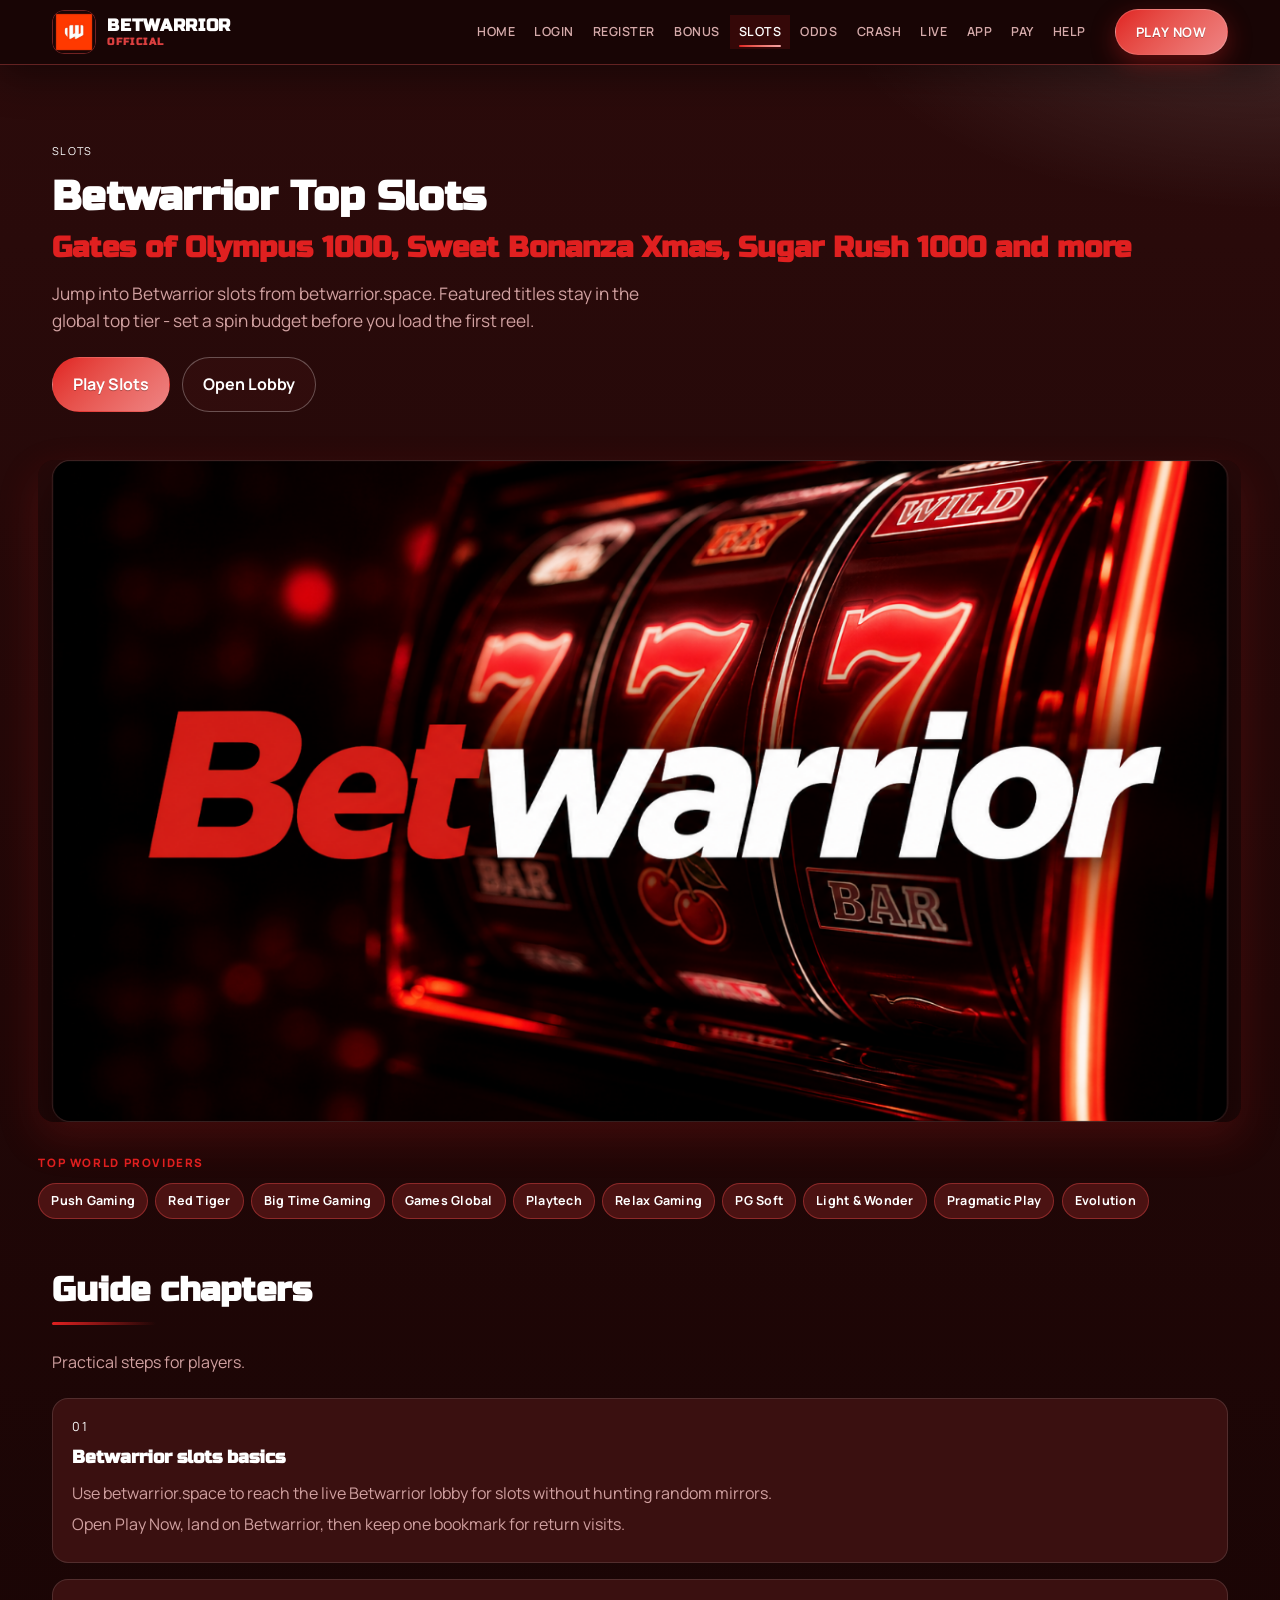
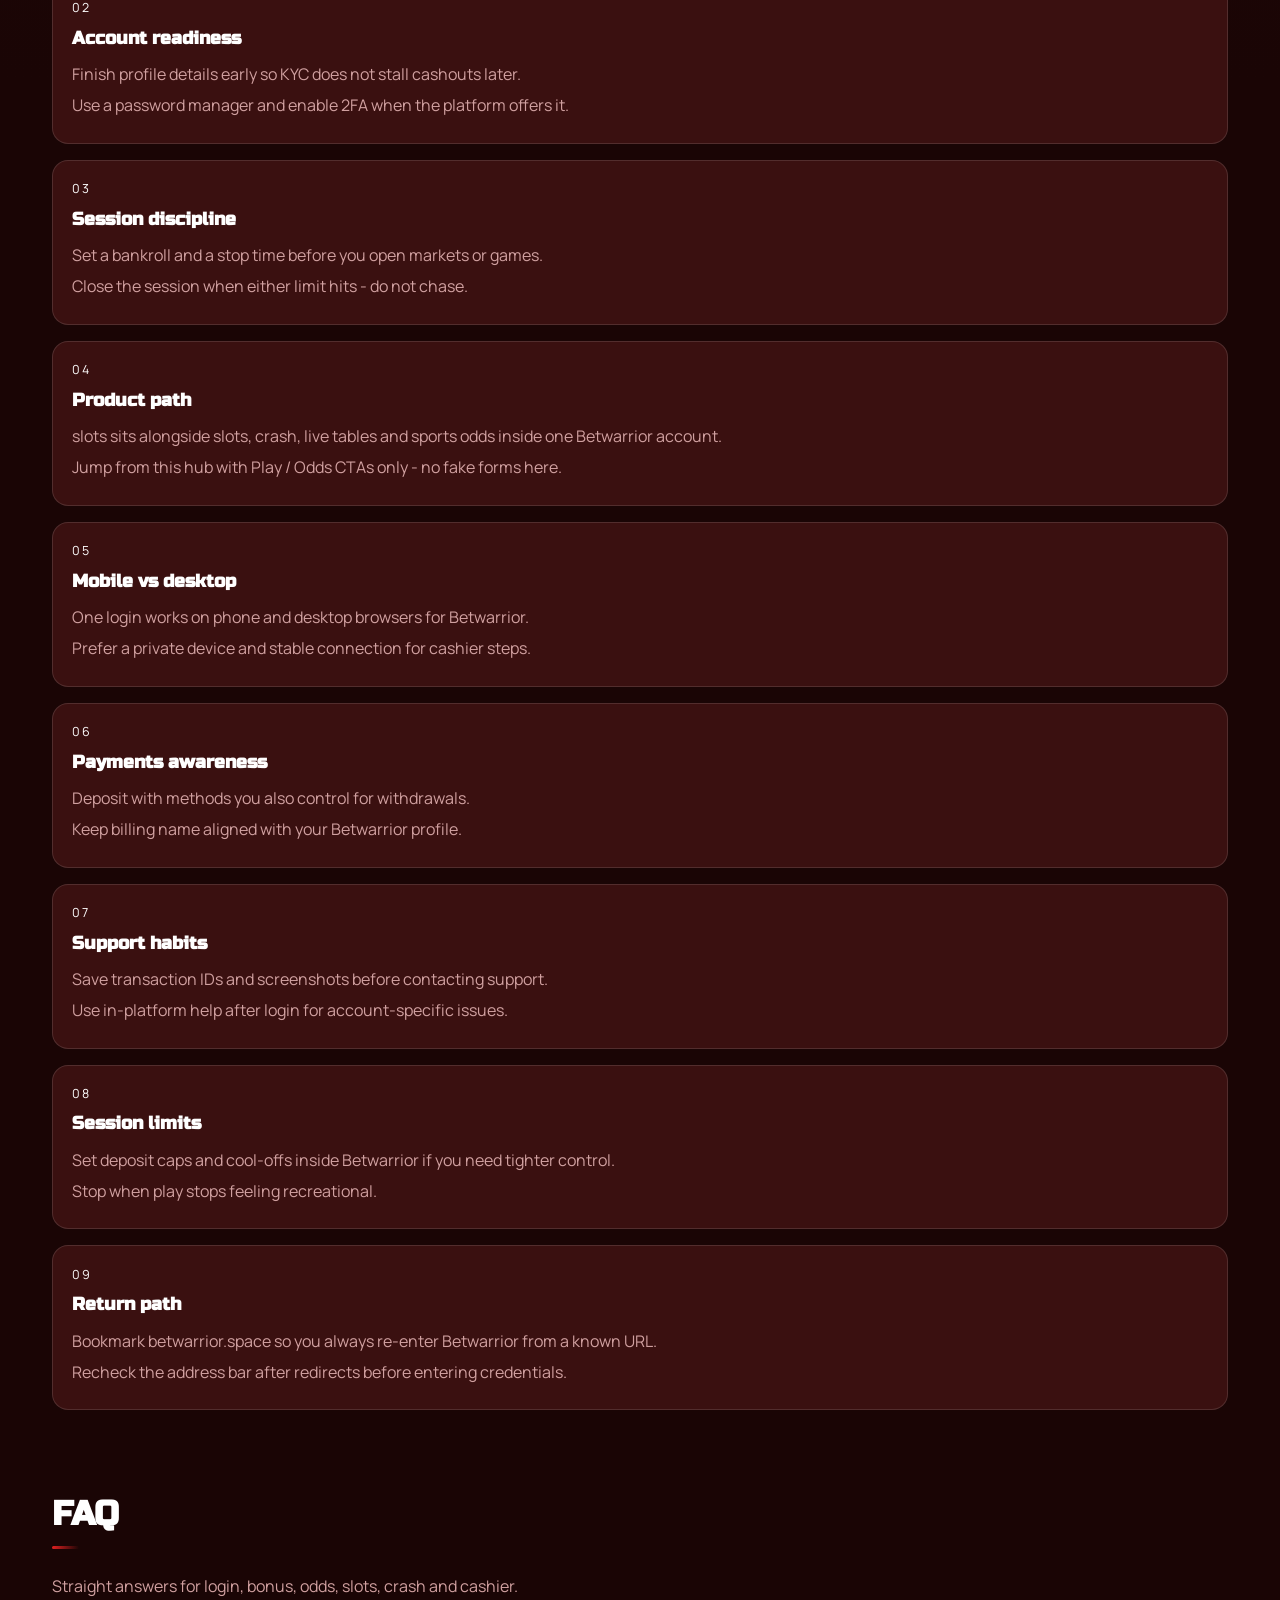
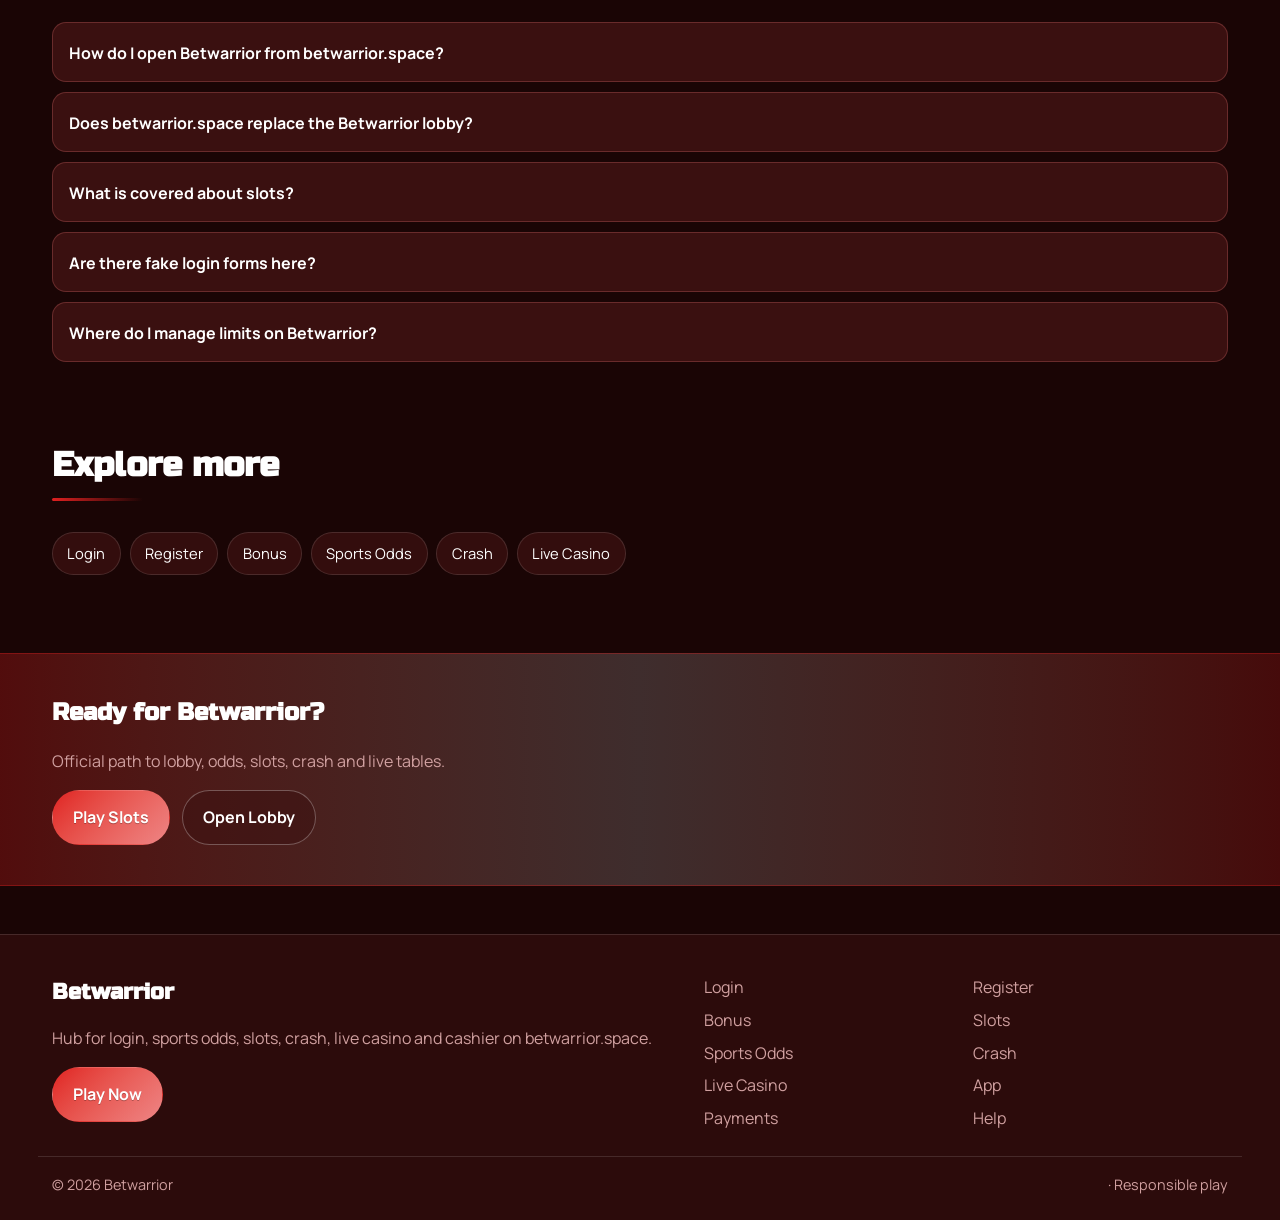
<file: bwar-slots.html>
<!DOCTYPE html>
<html lang="en">
<head>
<meta charset="utf-8">
<meta name="viewport" content="width=device-width, initial-scale=1">
<title>Betwarrior Slots - Gates of Olympus 1000, Sweet Bonanza Xmas, Sugar Rush 1000 &amp; More | betwarrior.space</title>
<meta name="description" content="Play top world slots at Betwarrior via betwarrior.space: Gates of Olympus 1000, Sweet Bonanza Xmas, Sugar Rush 1000 and more household titles. Session tips.">
<meta name="keywords" content="Betwarrior, Betwarrior Slots, Betwarrior login, Betwarrior bonus, Betwarrior slots, Betwarrior odds, betwarrior.space">
<meta name="robots" content="index,follow,max-image-preview:large">
<link rel="canonical" href="https://betwarrior.space/bwar-slots.html">
<meta property="og:type" content="website">
<meta property="og:site_name" content="Betwarrior">
<meta property="og:title" content="Betwarrior Slots - Gates of Olympus 1000, Sweet Bonanza Xmas, Sugar Rush 1000 &amp; More | betwarrior.space">
<meta property="og:description" content="Play top world slots at Betwarrior via betwarrior.space: Gates of Olympus 1000, Sweet Bonanza Xmas, Sugar Rush 1000 and more household titles. Session tips.">
<meta property="og:url" content="https://betwarrior.space/bwar-slots.html">
<meta property="og:image" content="https://betwarrior.space/assets/pages/bwar-slots.jpg">
<meta name="twitter:card" content="summary_large_image">
<meta name="twitter:title" content="Betwarrior Slots - Gates of Olympus 1000, Sweet Bonanza Xmas, Sugar Rush 1000 &amp; More | betwarrior.space">
<meta name="twitter:description" content="Play top world slots at Betwarrior via betwarrior.space: Gates of Olympus 1000, Sweet Bonanza Xmas, Sugar Rush 1000 and more household titles. Session tips.">
<meta name="twitter:image" content="https://betwarrior.space/assets/pages/bwar-slots.jpg">
<link rel="icon" href="/favicon.ico" sizes="any">
<link rel="icon" type="image/png" sizes="48x48" href="/favicon-48x48.png">
<link rel="icon" type="image/png" sizes="96x96" href="/favicon-96x96.png">
<link rel="icon" type="image/png" sizes="192x192" href="/favicon-192x192.png">
<link rel="apple-touch-icon" sizes="180x180" href="/apple-touch-icon.png">
<link rel="manifest" href="/site.webmanifest">
<link rel="preconnect" href="https://fonts.googleapis.com">
<link rel="preconnect" href="https://fonts.gstatic.com" crossorigin>
<link href="https://fonts.googleapis.com/css2?family=Russo+One:wght@600;700&family=Manrope:wght@400;600;700&display=swap" rel="stylesheet">
<link rel="stylesheet" href="/css/styles.css">
<link rel="stylesheet" href="/css/i18n.css">
<script type="application/ld+json">{"@context":"https://schema.org","@type":"FAQPage","url":"https://betwarrior.space/bwar-slots.html","mainEntity":[{"@type":"Question","name":"How do I open Betwarrior from betwarrior.space?","acceptedAnswer":{"@type":"Answer","text":"Tap Play Now on betwarrior.space, follow through to the live Betwarrior site, then complete login or registration there."}},{"@type":"Question","name":"Does betwarrior.space replace the Betwarrior lobby?","acceptedAnswer":{"@type":"Answer","text":"No. betwarrior.space is an SEO hub for login, bonus path, odds, slots, crash, live casino and cashier. Real games run on Betwarrior after you continue."}},{"@type":"Question","name":"What is covered about slots?","acceptedAnswer":{"@type":"Answer","text":"This page explains practical slots steps for Betwarrior players: safe entry, product location, session limits and where to continue via Play Now."}},{"@type":"Question","name":"Are there fake login forms here?","acceptedAnswer":{"@type":"Answer","text":"No. Never enter passwords on the hub. Credentials belong only on the live Betwarrior site after you leave this page."}},{"@type":"Question","name":"Where do I manage limits on Betwarrior?","acceptedAnswer":{"@type":"Answer","text":"Use deposit limits, reality checks and cool-offs inside the logged-in Betwarrior account tools."}}]}</script>
</head>
<body class="layout-1 page">
<header class="site-header" id="siteHeader">
<div class="wrap header-bar">
<a class="brand" href="/" aria-label="Betwarrior home">
<span class="brand-mark"><img src="/assets/brand/logo.png" alt="Betwarrior logo" width="40" height="40"></span>
<span class="brand-copy"><span class="brand-name">Betwarrior</span><span class="brand-tag">Official</span></span>
</a>
<button class="nav-toggle" id="navToggle" aria-expanded="false" aria-controls="siteNav" type="button" aria-label="Open menu"><span></span><span></span><span></span></button>
<nav class="site-nav" id="siteNav" aria-label="Primary"><a class="nav-link" href="/">Home</a><a class="nav-link" href="/bwar-login.html">Login</a><a class="nav-link" href="/bwar-register.html">Register</a><a class="nav-link" href="/bwar-bonus.html">Bonus</a><a class="nav-link is-active" href="/bwar-slots.html">Slots</a><a class="nav-link" href="/bwar-odds.html">Odds</a><a class="nav-link" href="/bwar-crash.html">Crash</a><a class="nav-link" href="/bwar-live.html">Live</a><a class="nav-link" href="/bwar-app.html">App</a><a class="nav-link" href="/bwar-pay.html">Pay</a><a class="nav-link" href="/bwar-help.html">Help</a></nav>
<a class="btn btn-accent header-cta" href="https://martell888.online/SvHNhJFR?sub_id_1=betwarrior.space" rel="nofollow sponsored noopener" target="_blank">Play Now</a>
</div>
</header>
<section class="page-hero"><div class="wrap">
<div class="eyebrow">Slots</div>
<h1>Betwarrior Top Slots<em>Gates of Olympus 1000, Sweet Bonanza Xmas, Sugar Rush 1000 and more</em></h1>
<p class="lead">Jump into Betwarrior slots from betwarrior.space. Featured titles stay in the global top tier - set a spin budget before you load the first reel.</p>
<div class="cta-row">
<a class="btn btn-accent" href="https://martell888.online/SvHNhJFR?sub_id_1=betwarrior.space" rel="nofollow sponsored noopener" target="_blank">Play Slots</a>
<a class="btn btn-ghost" href="https://martell888.online/SvHNhJFR?sub_id_1=betwarrior.space" rel="nofollow sponsored noopener" target="_blank">Open Lobby</a>
</div>

</div></section>
<div class="page-cover wrap"><img src="/assets/pages/bwar-slots.jpg" alt="Slots cover" width="1200" height="675" loading="eager"></div>
<div class="providers-block reveal"><div class="providers-label">Top world providers</div><div class="providers-strip"><a class="provider-chip" href="https://martell888.online/SvHNhJFR?sub_id_1=betwarrior.space" rel="nofollow sponsored noopener" target="_blank">Push Gaming</a><a class="provider-chip" href="https://martell888.online/SvHNhJFR?sub_id_1=betwarrior.space" rel="nofollow sponsored noopener" target="_blank">Red Tiger</a><a class="provider-chip" href="https://martell888.online/SvHNhJFR?sub_id_1=betwarrior.space" rel="nofollow sponsored noopener" target="_blank">Big Time Gaming</a><a class="provider-chip" href="https://martell888.online/SvHNhJFR?sub_id_1=betwarrior.space" rel="nofollow sponsored noopener" target="_blank">Games Global</a><a class="provider-chip" href="https://martell888.online/SvHNhJFR?sub_id_1=betwarrior.space" rel="nofollow sponsored noopener" target="_blank">Playtech</a><a class="provider-chip" href="https://martell888.online/SvHNhJFR?sub_id_1=betwarrior.space" rel="nofollow sponsored noopener" target="_blank">Relax Gaming</a><a class="provider-chip" href="https://martell888.online/SvHNhJFR?sub_id_1=betwarrior.space" rel="nofollow sponsored noopener" target="_blank">PG Soft</a><a class="provider-chip" href="https://martell888.online/SvHNhJFR?sub_id_1=betwarrior.space" rel="nofollow sponsored noopener" target="_blank">Light &amp; Wonder</a><a class="provider-chip" href="https://martell888.online/SvHNhJFR?sub_id_1=betwarrior.space" rel="nofollow sponsored noopener" target="_blank">Pragmatic Play</a><a class="provider-chip" href="https://martell888.online/SvHNhJFR?sub_id_1=betwarrior.space" rel="nofollow sponsored noopener" target="_blank">Evolution</a></div></div>
<section class="chapters wrap"><div class="section-head"><h2>Guide chapters</h2><p class="mute">Practical steps for players.</p></div><div class="chapter-grid"><article class="chapter"><div class="chapter-n">01</div><h3>Betwarrior slots basics</h3><p>Use betwarrior.space to reach the live Betwarrior lobby for slots without hunting random mirrors.</p><p>Open Play Now, land on Betwarrior, then keep one bookmark for return visits.</p></article><article class="chapter"><div class="chapter-n">02</div><h3>Account readiness</h3><p>Finish profile details early so KYC does not stall cashouts later.</p><p>Use a password manager and enable 2FA when the platform offers it.</p></article><article class="chapter"><div class="chapter-n">03</div><h3>Session discipline</h3><p>Set a bankroll and a stop time before you open markets or games.</p><p>Close the session when either limit hits - do not chase.</p></article><article class="chapter"><div class="chapter-n">04</div><h3>Product path</h3><p>slots sits alongside slots, crash, live tables and sports odds inside one Betwarrior account.</p><p>Jump from this hub with Play / Odds CTAs only - no fake forms here.</p></article><article class="chapter"><div class="chapter-n">05</div><h3>Mobile vs desktop</h3><p>One login works on phone and desktop browsers for Betwarrior.</p><p>Prefer a private device and stable connection for cashier steps.</p></article><article class="chapter"><div class="chapter-n">06</div><h3>Payments awareness</h3><p>Deposit with methods you also control for withdrawals.</p><p>Keep billing name aligned with your Betwarrior profile.</p></article><article class="chapter"><div class="chapter-n">07</div><h3>Support habits</h3><p>Save transaction IDs and screenshots before contacting support.</p><p>Use in-platform help after login for account-specific issues.</p></article><article class="chapter"><div class="chapter-n">08</div><h3>Session limits</h3><p>Set deposit caps and cool-offs inside Betwarrior if you need tighter control.</p><p>Stop when play stops feeling recreational.</p></article><article class="chapter"><div class="chapter-n">09</div><h3>Return path</h3><p>Bookmark betwarrior.space so you always re-enter Betwarrior from a known URL.</p><p>Recheck the address bar after redirects before entering credentials.</p></article></div></section>
<section class="faq wrap" id="faq"><div class="section-head"><h2>FAQ</h2><p class="mute">Straight answers for login, bonus, odds, slots, crash and cashier.</p></div><div class="faq-list"><details class="faq-item"><summary>How do I open Betwarrior from betwarrior.space?</summary><p>Tap Play Now on betwarrior.space, follow through to the live Betwarrior site, then complete login or registration there.</p></details><details class="faq-item"><summary>Does betwarrior.space replace the Betwarrior lobby?</summary><p>No. betwarrior.space is an SEO hub for login, bonus path, odds, slots, crash, live casino and cashier. Real games run on Betwarrior after you continue.</p></details><details class="faq-item"><summary>What is covered about slots?</summary><p>This page explains practical slots steps for Betwarrior players: safe entry, product location, session limits and where to continue via Play Now.</p></details><details class="faq-item"><summary>Are there fake login forms here?</summary><p>No. Never enter passwords on the hub. Credentials belong only on the live Betwarrior site after you leave this page.</p></details><details class="faq-item"><summary>Where do I manage limits on Betwarrior?</summary><p>Use deposit limits, reality checks and cool-offs inside the logged-in Betwarrior account tools.</p></details></div></section>
<section class="related wrap"><div class="section-head"><h2>Explore more</h2></div><div class="chip-row"><a class="chip" href="/bwar-login.html">Login</a><a class="chip" href="/bwar-register.html">Register</a><a class="chip" href="/bwar-bonus.html">Bonus</a><a class="chip" href="/bwar-odds.html">Sports Odds</a><a class="chip" href="/bwar-crash.html">Crash</a><a class="chip" href="/bwar-live.html">Live Casino</a></div></section>
<section class="cta-band"><div class="wrap cta-inner">
<h2>Ready for Betwarrior?</h2>
<p class="mute">Official path to lobby, odds, slots, crash and live tables.</p>
<div class="cta-row">
<a class="btn btn-accent" href="https://martell888.online/SvHNhJFR?sub_id_1=betwarrior.space" rel="nofollow sponsored noopener" target="_blank">Play Slots</a>
<a class="btn btn-ghost" href="https://martell888.online/SvHNhJFR?sub_id_1=betwarrior.space" rel="nofollow sponsored noopener" target="_blank">Open Lobby</a>
</div></div></section>
<footer class="site-footer">
<div class="wrap footer-grid">
<div>
<div class="footer-brand">Betwarrior</div>
<p class="mute">Hub for login, sports odds, slots, crash, live casino and cashier on betwarrior.space.</p>
<a class="btn btn-accent" href="https://martell888.online/SvHNhJFR?sub_id_1=betwarrior.space" rel="nofollow sponsored noopener" target="_blank">Play Now</a>
</div>
<div class="footer-links"><a href="/bwar-login.html">Login</a><a href="/bwar-register.html">Register</a><a href="/bwar-bonus.html">Bonus</a><a href="/bwar-slots.html">Slots</a><a href="/bwar-odds.html">Sports Odds</a><a href="/bwar-crash.html">Crash</a><a href="/bwar-live.html">Live Casino</a><a href="/bwar-app.html">App</a><a href="/bwar-pay.html">Payments</a><a href="/bwar-help.html">Help</a></div>
</div>
<div class="wrap footer-base"><span>&copy; 2026 Betwarrior</span><span> &middot; Responsible play</span></div>
</footer>
<script src="/js/main.js"></script>
<script src="/js/i18n-dict.js"></script>
<script src="/js/i18n.js"></script>
</body>
</html>
</file>
<file: css/styles.css>
:root{
--bg:#1A0505;--surface:#3A1010;--text:#FFFFFF;--mute:#D0A0A0;
--accent:#E02020;--accent2:#FFFFFF;
--font-display:'Russo One',Georgia,serif;--font-body:'Manrope',system-ui,sans-serif;
--radius:18px;--line:color-mix(in srgb,var(--text) 12%,transparent);
--shadow:0 18px 50px color-mix(in srgb,#000 45%,transparent);
}
*{box-sizing:border-box}html{scroll-behavior:smooth}
body{margin:0;font-family:var(--font-body);color:var(--text);line-height:1.6;min-height:100vh;background:
radial-gradient(1100px 500px at 10% -10%,color-mix(in srgb,var(--accent) 16%,transparent),transparent 55%),
radial-gradient(900px 420px at 100% 0%,color-mix(in srgb,var(--accent2) 14%,transparent),transparent 50%),
linear-gradient(180deg,color-mix(in srgb,var(--surface) 55%,var(--bg)),var(--bg) 38%,var(--bg))}
img{max-width:100%;display:block}a{color:inherit;text-decoration:none}
.wrap{width:min(1120px,92%);margin:0 auto}.mute{color:var(--mute)}
.site-header{position:sticky;top:0;z-index:50;backdrop-filter:blur(10px);background:color-mix(in srgb,var(--bg) 55%,transparent);border-bottom:1px solid transparent;transition:.25s ease}
.site-header.is-solid{background:color-mix(in srgb,var(--bg) 92%,transparent);border-bottom-color:var(--line);box-shadow:0 8px 30px color-mix(in srgb,#000 25%,transparent)}
.header-inner{display:flex;align-items:center;gap:1rem;min-height:72px}
.brand{display:flex;align-items:center;gap:.7rem;font-family:var(--font-display);font-weight:700}
.brand img{width:44px;height:44px;object-fit:cover;border-radius:10px;border:1px solid var(--line);background:var(--surface)}
.site-nav{display:none;gap:.15rem;flex-wrap:wrap}
.nav-link{padding:.45rem .7rem;border-radius:999px;color:var(--mute);font-size:.92rem}
.nav-link:hover,.nav-link.is-active{color:var(--text);background:color-mix(in srgb,var(--accent) 14%,transparent)}
.nav-toggle{margin-left:auto;background:var(--surface);border:1px solid var(--line);color:var(--text);border-radius:999px;padding:.45rem .9rem;cursor:pointer}
.header-cta{display:none}
@media(min-width:980px){.nav-toggle{display:none}.site-nav{display:flex;margin-left:auto}.header-cta{display:inline-flex;margin-left:.4rem}}
body.nav-open .site-nav{display:flex}
.btn{display:inline-flex;align-items:center;justify-content:center;gap:.4rem;padding:.85rem 1.25rem;border-radius:999px;font-weight:700;border:1px solid transparent;transition:.2s ease}
.btn-accent{background:linear-gradient(135deg,var(--accent),color-mix(in srgb,var(--accent2) 45%,var(--accent)));color:#fff;text-shadow:0 1px 0 color-mix(in srgb,#000 25%,transparent)}
.btn-accent:hover{filter:brightness(1.06);transform:translateY(-1px)}
.btn-ghost{border-color:color-mix(in srgb,var(--text) 28%,transparent);color:var(--text);background:color-mix(in srgb,var(--surface) 50%,transparent)}
.btn-ghost:hover{border-color:var(--accent);color:var(--accent)}
.hero{padding:4.5rem 0 3rem}.hero-grid{display:grid;gap:2rem;align-items:center}@media(min-width:900px){.hero-grid{grid-template-columns:1.1fr .9fr}}.hero-visual{aspect-ratio:1;border-radius:12px 40px 12px 40px}
.eyebrow{display:inline-block;font-size:.68rem;letter-spacing:.12em;text-transform:uppercase;color:var(--accent2);margin-bottom:.35rem}
.hero h1{font-family:var(--font-display);font-size:clamp(1.25rem,2.2vw,1.7rem);line-height:1.12;margin:0 0 .5rem;font-weight:700}
.hero h1 span{display:block;color:color-mix(in srgb,var(--accent) 85%,var(--text))}
.lead{font-size:1.08rem;color:var(--mute);max-width:54ch;margin:0 0 1.4rem}
.cta-row{display:flex;flex-wrap:wrap;gap:.75rem}
.hero-visual{background:linear-gradient(145deg,color-mix(in srgb,var(--accent) 35%,var(--surface)),var(--surface) 45%,color-mix(in srgb,var(--accent2) 30%,var(--bg))),repeating-linear-gradient(-28deg,transparent,transparent 12px,color-mix(in srgb,var(--text) 4%,transparent) 12px,color-mix(in srgb,var(--text) 4%,transparent) 13px);border:1px solid var(--line);box-shadow:var(--shadow);position:relative;overflow:hidden;min-height:220px}
.hero-visual::after{content:"";position:absolute;inset:18% 12%;border:1px solid color-mix(in srgb,var(--accent) 40%,transparent);border-radius:inherit;opacity:.7}
.section{padding:3.2rem 0}.section-head{margin-bottom:1.4rem}
.section-head h2{font-family:var(--font-display);font-size:clamp(1.55rem,3vw,2.15rem);margin:0 0 .45rem}
.odds-board{display:grid;gap:.8rem}
.odds-row{display:grid;gap:.7rem;align-items:center;background:color-mix(in srgb,var(--surface) 88%,transparent);border:1px solid var(--line);border-radius:var(--radius);padding:1rem 1.1rem}
@media(min-width:760px){.odds-row{grid-template-columns:1.2fr 1fr auto}}
.odds-meta{font-size:.85rem;color:var(--mute)}.odds-match{font-weight:700;font-size:1.05rem}
.odds-prices{display:flex;gap:.45rem;flex-wrap:wrap}
.price{min-width:64px;text-align:center;padding:.45rem .55rem;border-radius:12px;background:color-mix(in srgb,var(--bg) 70%,transparent);border:1px solid var(--line);font-weight:700}
.price small{display:block;font-weight:600;color:var(--mute);font-size:.72rem}
.card-grid{display:grid;grid-template-columns:repeat(2,1fr);gap:.85rem}
@media(min-width:720px){.card-grid{grid-template-columns:repeat(3,1fr)}}
@media(min-width:980px){.card-grid{grid-template-columns:repeat(5,1fr)}}
.game-card{background:var(--surface);border:1px solid var(--line);border-radius:16px;padding:1rem;min-height:120px;display:flex;flex-direction:column;justify-content:flex-end;position:relative;overflow:hidden}
.game-card::before{content:"";position:absolute;inset:0;background:linear-gradient(160deg,color-mix(in srgb,var(--accent) 22%,transparent),transparent 55%)}
.game-card>*{position:relative;z-index:1}
.game-card h3{margin:0;font-size:.98rem;font-family:var(--font-display)}
.game-card .tag{font-size:.75rem;color:var(--accent2);margin-bottom:.35rem;text-transform:uppercase;letter-spacing:.08em}
.crash-grid,.live-grid{display:grid;gap:.85rem}
@media(min-width:700px){.crash-grid{grid-template-columns:repeat(2,1fr)}.live-grid{grid-template-columns:repeat(3,1fr)}}
@media(min-width:1000px){.crash-grid{grid-template-columns:repeat(3,1fr)}}
.panel{background:linear-gradient(180deg,color-mix(in srgb,var(--surface) 92%,var(--accent)),var(--surface));border:1px solid var(--line);border-radius:var(--radius);padding:1.15rem 1.2rem}
.panel h3{margin:0 0 .35rem;font-family:var(--font-display)}
.bonus-box{display:grid;gap:1.2rem;background:color-mix(in srgb,var(--surface) 90%,transparent);border:1px solid color-mix(in srgb,var(--accent) 35%,var(--line));border-radius:24px;padding:1.5rem}
@media(min-width:860px){.bonus-box{grid-template-columns:1.4fr .8fr;align-items:center}}
.seo-stack{display:grid;gap:1rem}@media(min-width:800px){.seo-stack{grid-template-columns:repeat(2,1fr)}}
.seo-card{padding:1.2rem;border-radius:16px;background:var(--surface);border:1px solid var(--line)}
.seo-card h3{margin:0 0 .5rem;font-size:1.05rem;font-family:var(--font-display)}
.faq-list{display:grid;gap:.65rem}
.faq-item{background:var(--surface);border:1px solid var(--line);border-radius:14px;padding:.2rem 1rem 0}
.faq-item summary{cursor:pointer;font-weight:700;padding:.9rem 0;list-style:none}
.faq-item summary::-webkit-details-marker{display:none}
.faq-item p{margin:0 0 1rem;color:var(--mute)}
.cta-band{margin:2.5rem 0 0;padding:2.5rem 0;background:linear-gradient(90deg,color-mix(in srgb,var(--accent2) 18%,var(--bg)),color-mix(in srgb,var(--accent) 14%,var(--bg)));border-top:1px solid var(--line);border-bottom:1px solid var(--line)}
.cta-inner h2{font-family:var(--font-display);margin:0 0 .5rem}
.page-hero{padding:4.5rem 0 1.75rem;overflow:visible}
.page-hero h1{font-family:var(--font-display);font-size:clamp(1.75rem,3.6vw,2.55rem);line-height:1.22;margin:0 0 .8rem;padding-top:.18em;overflow:visible}
.page-hero h1 em{font-style:normal;color:var(--accent);display:block;font-size:.72em;margin-top:.4rem;line-height:1.25;padding-top:.06em}
.gate{margin:1.2rem 0 0;padding:1rem 1.15rem;border-left:3px solid var(--accent);background:color-mix(in srgb,var(--surface) 80%,transparent);border-radius:0 14px 14px 0}
.chapter-grid{display:grid;gap:1rem}
.chapter{background:var(--surface);border:1px solid var(--line);border-radius:16px;padding:1.15rem 1.2rem}
.chapter-n{font-size:.78rem;letter-spacing:.12em;text-transform:uppercase;color:var(--accent2);margin-bottom:.35rem}
.chapter h3{margin:0 0 .55rem;font-family:var(--font-display);font-size:1.15rem}
.chapter p{margin:.35rem 0;color:var(--mute)}
.chip-row{display:flex;flex-wrap:wrap;gap:.55rem}
.chip{padding:.55rem .9rem;border-radius:999px;border:1px solid var(--line);background:color-mix(in srgb,var(--surface) 80%,transparent);font-size:.92rem}
.chip:hover{border-color:var(--accent);color:var(--accent)}
.related,.chapters,.faq{padding:2.4rem 0}
.site-footer{margin-top:3rem;padding:2.5rem 0 1.5rem;border-top:1px solid var(--line);background:color-mix(in srgb,var(--surface) 55%,var(--bg))}
.footer-grid{display:grid;gap:1.5rem}@media(min-width:800px){.footer-grid{grid-template-columns:1.2fr 1fr}}
.footer-brand{font-family:var(--font-display);font-size:1.35rem;font-weight:700;margin-bottom:.5rem}
.footer-links{display:grid;grid-template-columns:repeat(2,1fr);gap:.45rem .8rem}
.footer-links a{color:var(--mute)}.footer-links a:hover{color:var(--accent)}
.footer-base{display:flex;justify-content:space-between;gap:1rem;flex-wrap:wrap;margin-top:1.5rem;padding-top:1rem;border-top:1px solid var(--line);color:var(--mute);font-size:.9rem}
.layout-1 .hero-visual{outline:1px solid color-mix(in srgb,var(--accent) 25%,transparent);outline-offset:6px}
.promo-rail,.promo-rail-inner,.promo-pill,.promo-text,.promo-link{display:none!important}
.site-header{position:sticky;top:0;z-index:50;background:color-mix(in srgb,var(--bg) 94%,#000);border-bottom:1px solid color-mix(in srgb,var(--accent) 28%,var(--line));box-shadow:0 10px 40px color-mix(in srgb,#000 45%,transparent);backdrop-filter:blur(18px) saturate(1.15)}
.site-header.is-solid{background:color-mix(in srgb,var(--bg) 98%,#000);border-bottom-color:color-mix(in srgb,var(--accent) 40%,var(--line));box-shadow:0 12px 44px color-mix(in srgb,#000 55%,transparent)}
.header-bar,.header-inner{display:grid;grid-template-columns:auto 1fr auto;align-items:center;gap:.85rem;min-height:64px;padding:.55rem 0;position:relative}
.brand{display:flex;align-items:center;gap:.7rem;min-width:0;text-decoration:none}
.brand-mark{position:relative;display:grid;place-items:center;flex:0 0 auto}
.brand-mark::after{content:"";position:absolute;inset:-3px;border-radius:14px;border:1px solid color-mix(in srgb,var(--accent) 65%,transparent);box-shadow:0 0 0 1px color-mix(in srgb,var(--accent) 18%,transparent),0 0 18px color-mix(in srgb,var(--accent) 22%,transparent);opacity:.85}
.brand img,.brand-mark img{width:40px;height:40px;object-fit:cover;border-radius:12px;display:block;border:1px solid color-mix(in srgb,var(--accent) 35%,var(--line));background:var(--surface);position:relative;z-index:1}
.brand-copy{display:flex;flex-direction:column;line-height:1.05;min-width:0;gap:.12rem}
.brand-name{font-family:var(--font-display);font-weight:700;font-size:1.05rem;letter-spacing:.04em;text-transform:uppercase;white-space:nowrap;overflow:hidden;text-overflow:ellipsis;color:var(--text)}
.brand-tag{font-size:.62rem;letter-spacing:.14em;text-transform:uppercase;color:color-mix(in srgb,var(--accent) 75%,var(--mute));font-weight:700}
.site-nav{display:none;align-items:center;justify-content:center;gap:.1rem;flex-wrap:nowrap;min-width:0}
.nav-link{position:relative;padding:.45rem .55rem;border-radius:0;color:color-mix(in srgb,var(--mute) 88%,var(--text));font-size:.78rem;font-weight:600;letter-spacing:.04em;text-transform:uppercase;background:transparent;transition:color .2s ease}
.nav-link:hover{color:var(--text);background:transparent}
.nav-link.is-active{color:var(--text)}
.nav-link.is-active::after,.nav-link:hover::after{content:"";position:absolute;left:.55rem;right:.55rem;bottom:.15rem;height:2px;border-radius:2px;background:linear-gradient(90deg,var(--accent),color-mix(in srgb,var(--accent2) 60%,var(--accent)))}
.nav-toggle{margin-left:auto;width:42px;height:42px;border-radius:12px;border:1px solid color-mix(in srgb,var(--accent) 30%,var(--line));background:color-mix(in srgb,var(--surface) 80%,transparent);display:inline-grid;place-content:center;gap:5px;cursor:pointer;padding:0}
.nav-toggle span{display:block;width:18px;height:2px;border-radius:2px;background:var(--text)}
.header-cta{display:none;padding:.72rem 1.25rem!important;font-size:.82rem!important;letter-spacing:.06em;text-transform:uppercase;border-radius:999px;box-shadow:0 8px 24px color-mix(in srgb,var(--accent) 35%,transparent);border:1px solid color-mix(in srgb,#fff 18%,transparent)!important}
@media(min-width:1100px){.nav-toggle{display:none}.site-nav{display:flex}.header-cta{display:inline-flex}}
@media(max-width:1099px){.header-bar,.header-inner{grid-template-columns:1fr auto auto}.site-nav{display:none}.header-cta{display:inline-flex;padding:.62rem 1rem!important;font-size:.75rem!important}}
body.nav-open .site-nav{display:flex;position:absolute;left:0;right:0;top:calc(100% + 1px);flex-direction:column;align-items:stretch;gap:0;padding:.55rem;background:color-mix(in srgb,var(--bg) 97%,#000);border:1px solid color-mix(in srgb,var(--accent) 28%,var(--line));border-radius:0 0 16px 16px;box-shadow:0 18px 40px color-mix(in srgb,#000 50%,transparent);z-index:60}
body.nav-open .nav-link{padding:.85rem 1rem;border-radius:10px;text-transform:none;letter-spacing:.02em;font-size:.95rem}
body.nav-open .nav-link.is-active,body.nav-open .nav-link:hover{background:color-mix(in srgb,var(--accent) 14%,transparent)}
body.nav-open .nav-link.is-active::after,body.nav-open .nav-link:hover::after{display:none}
@keyframes brandPulse{0%,100%{opacity:.55}50%{opacity:1}}
.hero{padding:.7rem 0 .85rem !important;text-align:left !important}
.hero-band{padding:0 !important;background:transparent !important;border:0 !important}
.hero-shell{display:grid;gap:.85rem;align-items:center;max-width:none;margin:0;justify-items:stretch}
@media(min-width:920px){.hero-shell{grid-template-columns:1.2fr .8fr;gap:1.1rem;min-height:0;max-height:calc(100vh - 88px)}}
.hero-copy{max-width:540px}
.hero .eyebrow{margin-bottom:.28rem !important;font-size:.65rem !important}
.hero h1{font-size:clamp(1.2rem,2vw,1.65rem) !important;line-height:1.12 !important;margin:0 0 .4rem !important}
.hero h1 span{font-size:.8em;margin-top:.15rem}
.hero .lead{font-size:.9rem !important;line-height:1.35 !important;margin:0 0 .65rem !important;display:-webkit-box;-webkit-line-clamp:2;-webkit-box-orient:vertical;overflow:hidden}
.hero .cta-row{gap:.4rem}
.hero .btn{padding:.5rem .85rem;font-size:.86rem}
.nav-link{/* premium nav */}
.btn.btn-sm{padding:.4rem .75rem;font-size:.82rem}
.hero-visual.hero-stage,.hero-stage{clip-path:none !important;outline:none !important;transform:perspective(900px) rotateX(var(--hy,0deg)) rotateY(var(--hx,0deg));--hx:0deg;--hy:0deg;position:relative;isolation:isolate;transform-style:preserve-3d;transition:transform .35s ease;padding:0;background:var(--surface);border:0;box-shadow:none;width:100% !important;max-width:240px;margin-inline:auto;aspect-ratio:3/4;height:auto;min-height:0;max-height:min(300px,calc(100vh - 130px));border-radius:16px;overflow:hidden;display:block}
@media(min-width:920px){.hero-visual.hero-stage,.hero-stage{max-width:min(300px,34vw);width:100% !important;height:auto;max-height:min(380px,calc(100vh - 100px));aspect-ratio:3/4;margin-inline:0;justify-self:end}}
.hero-stage::after{display:none !important}
.hero-glow{position:absolute;inset:-14% -10%;background:radial-gradient(circle at 50% 40%,color-mix(in srgb,var(--accent) 45%,transparent),transparent 62%);filter:blur(18px);animation:glowDrift 5.5s ease-in-out infinite alternate;z-index:0;pointer-events:none}
.hero-img{position:absolute;inset:0;z-index:1;width:100%;height:100%;object-fit:cover;object-position:center top;border-radius:0;border:0;box-shadow:none;aspect-ratio:auto;min-height:0;max-height:none;animation:heroKen 12s ease-in-out infinite alternate;transform-origin:center top;will-change:transform;background:transparent}
.game-card img,.media-panel img{animation:tileKen 9s ease-in-out infinite alternate;transform-origin:center center;will-change:transform}
.page-cover img{animation:tileKen 11s ease-in-out infinite alternate;transform-origin:center center}
@keyframes tileKen{from{transform:scale(1)}to{transform:scale(1.12)}}
@keyframes heroKen{from{transform:scale(1)}to{transform:scale(1.1) translate3d(0,-1.5%,0)}}
@media(min-width:920px){.hero-img{min-height:0;height:100%;width:100%}}
.hero-shine{position:absolute;inset:0;z-index:2;border-radius:inherit;pointer-events:none;overflow:hidden}
.hero-shine::before{content:"";position:absolute;top:-20%;left:-40%;width:45%;height:140%;background:linear-gradient(90deg,transparent,color-mix(in srgb,#fff 22%,transparent),transparent);transform:skewX(-18deg);animation:shineSweep 4.8s ease-in-out infinite}
.hero-badge{position:absolute;left:8px;bottom:8px;z-index:3;padding:.25rem .5rem;border-radius:999px;font-size:.58rem;font-weight:800;letter-spacing:.04em;text-transform:uppercase;background:color-mix(in srgb,var(--bg) 72%,transparent);border:1px solid color-mix(in srgb,var(--accent) 45%,transparent);backdrop-filter:blur(8px)}
@keyframes glowDrift{from{transform:translate3d(-2%,-1%,0) scale(1)}to{transform:translate3d(3%,2%,0) scale(1.08)}}
@keyframes shineSweep{0%,30%{transform:translateX(0) skewX(-18deg);opacity:0}45%{opacity:.55}70%,100%{transform:translateX(320%) skewX(-18deg);opacity:0}}
.bonus-spotlight .section-head h2{font-size:clamp(1.7rem,3.2vw,2.35rem)}
.bonus-box-accent{position:relative;overflow:hidden;border:1px solid color-mix(in srgb,var(--accent) 55%,var(--line));background:
linear-gradient(135deg,color-mix(in srgb,var(--accent) 18%,var(--surface)),var(--surface) 42%,color-mix(in srgb,var(--accent2) 10%,var(--surface)));
box-shadow:0 18px 50px color-mix(in srgb,var(--accent) 18%,transparent)}
.bonus-box-accent::before{content:"";position:absolute;inset:-40% auto auto -20%;width:280px;height:280px;border-radius:50%;background:radial-gradient(circle,color-mix(in srgb,var(--accent) 35%,transparent),transparent 70%);pointer-events:none}
.bonus-kicker{display:inline-flex;align-items:center;gap:.35rem;margin-bottom:.7rem;padding:.35rem .7rem;border-radius:999px;font-size:.75rem;font-weight:800;letter-spacing:.08em;text-transform:uppercase;color:#0a0a0a;background:linear-gradient(135deg,var(--accent),color-mix(in srgb,var(--accent2) 55%,var(--accent)))}
.bonus-box-accent h3{position:relative;z-index:1;font-size:clamp(1.25rem,2.4vw,1.65rem);margin:0 0 .7rem}
.bonus-box-accent p,.bonus-box-accent ul{position:relative;z-index:1}
.bonus-cta-panel{position:relative;z-index:1;display:flex;flex-direction:column;gap:.85rem;align-items:flex-end;justify-content:center;padding:1rem;border-radius:18px;background:color-mix(in srgb,var(--bg) 35%,transparent);border:1px solid color-mix(in srgb,var(--accent) 30%,var(--line))}
.bonus-cta-note{margin:0;font-weight:700;color:var(--text);font-size:.95rem}
.reveal{opacity:0;transform:translateY(18px);transition:opacity .55s ease,transform .55s ease}
.reveal.is-in{opacity:1;transform:none}
.game-card,.media-panel,.odds-row,.bonus-box{opacity:0;transform:translateY(14px);transition:opacity .5s ease,transform .5s ease}
.game-card.is-in,.media-panel.is-in,.odds-row.is-in,.bonus-box.is-in{opacity:1;transform:none}
.game-card{padding:0;min-height:0;justify-content:flex-start}
.game-card::before{display:none}
.game-card a{display:flex;flex-direction:column;height:100%;color:inherit;text-decoration:none}
.game-card img{width:100%;aspect-ratio:16/11;object-fit:cover;border-radius:16px 16px 0 0;display:block;background:var(--surface)}
.game-card .card-meta{padding:.7rem .9rem .9rem}.game-card h3{font-size:.98rem;margin:.15rem 0 0;line-height:1.2}.game-card{border-radius:16px;overflow:hidden;box-shadow:0 10px 28px color-mix(in srgb,#000 28%,transparent)}
.game-card:hover{transform:translateY(-4px);border-color:color-mix(in srgb,var(--accent) 45%,var(--line))}
.game-card.is-in:hover{transform:translateY(-4px)}
.media-panel{padding:0;overflow:hidden;border:1px solid color-mix(in srgb,var(--accent) 28%,var(--line));background:linear-gradient(180deg,color-mix(in srgb,var(--surface) 92%,var(--accent)),var(--surface));box-shadow:0 14px 36px color-mix(in srgb,var(--accent) 14%,transparent)}
.media-panel img{width:100%;aspect-ratio:16/10;object-fit:cover;display:block;border-bottom:1px solid color-mix(in srgb,var(--accent) 25%,transparent)}
.media-panel .tag,.media-panel h3,.media-panel p,.media-panel .btn{margin-left:1rem;margin-right:1rem}
.media-panel .tag{margin-top:.75rem;color:var(--accent)!important;font-weight:800}
.media-panel h3{margin:.2rem 1rem .35rem;font-size:1.15rem}
.media-panel p{margin:0 1rem .7rem;font-size:.88rem;line-height:1.35;display:-webkit-box;-webkit-line-clamp:2;-webkit-box-orient:vertical;overflow:hidden}
.media-panel .btn{margin:0 1rem 1rem;display:inline-flex}
.game-card .tag{color:var(--accent)!important;font-weight:800}
.card-grid{gap:1rem}
.crash-grid,.live-grid{display:grid;gap:1rem;grid-template-columns:repeat(auto-fit,minmax(260px,1fr))}
.page-cover{margin:1.25rem auto 2rem;overflow:hidden;border-radius:18px}
.page-cover img{width:100%;aspect-ratio:16/9;max-height:none;height:auto;object-fit:cover;object-position:center center;border-radius:18px;border:1px solid var(--line);box-shadow:var(--shadow);display:block}

/* HOME ENERGY */
body.home{background:
radial-gradient(900px 480px at 8% -8%,color-mix(in srgb,var(--accent) 28%,transparent),transparent 55%),
radial-gradient(800px 420px at 100% 8%,color-mix(in srgb,var(--accent2) 18%,transparent),transparent 50%),
radial-gradient(700px 380px at 50% 35%,color-mix(in srgb,var(--accent) 8%,transparent),transparent 60%),
linear-gradient(180deg,color-mix(in srgb,var(--surface) 70%,var(--bg)),var(--bg) 42%,var(--bg))}
.eyebrow-pill{display:inline-flex!important;align-items:center;padding:.28rem .7rem;border-radius:999px;border:1px solid color-mix(in srgb,var(--accent) 45%,transparent);background:color-mix(in srgb,var(--accent) 14%,transparent);color:var(--accent)!important;font-weight:800;letter-spacing:.12em}
.hero h1{font-size:clamp(1.45rem,2.6vw,2.05rem)!important;line-height:1.1!important}
.hero h1 span{color:var(--accent)!important;font-weight:700}
.hero-chips{display:flex;flex-wrap:wrap;gap:.45rem;margin-top:.85rem}
.chip-hot{padding:.42rem .8rem;border-radius:999px;border:1px solid color-mix(in srgb,var(--accent) 40%,var(--line));background:color-mix(in srgb,var(--accent) 12%,var(--surface));color:var(--text);font-size:.78rem;font-weight:700;letter-spacing:.03em;transition:.2s ease}
.chip-hot:hover{border-color:var(--accent);background:color-mix(in srgb,var(--accent) 28%,var(--surface));color:#fff;transform:translateY(-1px);box-shadow:0 8px 22px color-mix(in srgb,var(--accent) 25%,transparent)}
.section{padding:2.6rem 0;position:relative}
.section-hot{background:linear-gradient(180deg,color-mix(in srgb,var(--accent) 7%,transparent),transparent 70%)}
.section-alt{background:linear-gradient(180deg,color-mix(in srgb,var(--surface) 55%,transparent),transparent 75%);border-top:1px solid color-mix(in srgb,var(--accent) 12%,transparent);border-bottom:1px solid color-mix(in srgb,var(--accent) 12%,transparent)}
.section-head h2{position:relative;display:inline-block;padding-bottom:.45rem;margin-bottom:.55rem!important}
.section-head h2::after{content:"";position:absolute;left:0;bottom:0;width:min(120px,40%);height:3px;border-radius:3px;background:linear-gradient(90deg,var(--accent),transparent)}
.section-head .mute{max-width:62ch}
.game-card{border:1px solid color-mix(in srgb,var(--accent) 18%,var(--line))!important;background:color-mix(in srgb,var(--surface) 92%,var(--accent));transition:transform .25s ease,border-color .25s ease,box-shadow .25s ease}
.game-card:hover{box-shadow:0 16px 40px color-mix(in srgb,var(--accent) 28%,transparent)!important;border-color:color-mix(in srgb,var(--accent) 55%,var(--line))!important}
.game-card .card-meta{background:linear-gradient(180deg,transparent,color-mix(in srgb,var(--bg) 35%,transparent))}
.odds-row{border-color:color-mix(in srgb,var(--accent) 22%,var(--line))!important;background:linear-gradient(135deg,color-mix(in srgb,var(--accent) 10%,var(--surface)),var(--surface))!important;box-shadow:0 10px 28px color-mix(in srgb,#000 22%,transparent)}
.price{border-color:color-mix(in srgb,var(--accent) 25%,var(--line))!important;background:color-mix(in srgb,var(--bg) 55%,var(--surface))!important}
.price:hover{border-color:var(--accent);color:var(--accent)}
.hero-stage{box-shadow:0 20px 50px color-mix(in srgb,var(--accent) 22%,transparent),0 0 0 1px color-mix(in srgb,var(--accent) 30%,transparent)!important;border-radius:20px!important}
.cta-band{background:linear-gradient(90deg,color-mix(in srgb,var(--accent) 28%,var(--bg)),color-mix(in srgb,var(--accent2) 16%,var(--bg)),color-mix(in srgb,var(--accent) 22%,var(--bg)))!important;border-color:color-mix(in srgb,var(--accent) 35%,transparent)!important}
.seo-card{border-color:color-mix(in srgb,var(--accent) 18%,var(--line));background:linear-gradient(180deg,color-mix(in srgb,var(--accent) 8%,var(--surface)),var(--surface));transition:.2s ease}
.seo-card:hover{border-color:color-mix(in srgb,var(--accent) 45%,var(--line));transform:translateY(-2px)}
.faq-item{border-color:color-mix(in srgb,var(--accent) 16%,var(--line))}
.bonus-kicker{color:#fff!important;text-shadow:0 1px 0 color-mix(in srgb,#000 30%,transparent)}
@media (prefers-reduced-motion:reduce){
.brand-mark::after,.hero-glow,.hero-img,.hero-shine::before,.game-card img,.media-panel img,.page-cover img,.promo-media img{animation:none!important}
.reveal,.game-card,.media-panel,.odds-row,.bonus-box{opacity:1;transform:none}
.hero-stage{transform:none}
}


/* ===== PROVIDERS + PROMO BANNERS ===== */
.providers-block{margin:1.25rem 0 0}
.providers-block .providers-label{font-size:.72rem;font-weight:800;letter-spacing:.14em;text-transform:uppercase;color:var(--accent);margin:0 0 .65rem}
.providers-strip{display:flex;flex-wrap:wrap;gap:.45rem}
.provider-chip{
  display:inline-flex;align-items:center;padding:.42rem .75rem;border-radius:999px;
  border:1px solid color-mix(in srgb,var(--accent) 35%,var(--line));
  background:color-mix(in srgb,var(--surface) 88%,var(--accent));
  color:var(--text);font-size:.78rem;font-weight:700;letter-spacing:.02em;
  transition:transform .35s cubic-bezier(.22,1,.36,1),border-color .3s,box-shadow .35s,background .3s;
}
.provider-chip:hover{
  transform:translateY(-2px);
  border-color:var(--accent);
  box-shadow:0 10px 24px color-mix(in srgb,var(--accent) 28%,transparent);
  background:color-mix(in srgb,var(--accent) 18%,var(--surface));
  color:#fff;
}

.promo-banner{
  display:flex;flex-wrap:wrap;align-items:center;justify-content:space-between;gap:1rem;
  margin:1.35rem auto;padding:1.05rem 1.25rem;border-radius:18px;position:relative;overflow:hidden;
  text-decoration:none;color:inherit;
  border:1px solid color-mix(in srgb,var(--accent) 45%,var(--line));
  background:linear-gradient(135deg,color-mix(in srgb,var(--accent) 22%,var(--surface)),var(--surface) 55%,color-mix(in srgb,var(--accent2) 14%,var(--bg)));
  box-shadow:0 14px 36px color-mix(in srgb,var(--accent) 16%,transparent);
  transition:transform .4s cubic-bezier(.22,1,.36,1),box-shadow .4s;
}
.promo-banner:hover{transform:translateY(-3px);box-shadow:0 18px 44px color-mix(in srgb,var(--accent) 28%,transparent);color:inherit}
.promo-banner .promo-kicker{display:block;font-size:.68rem;font-weight:800;letter-spacing:.14em;text-transform:uppercase;color:var(--accent);margin:0 0 .28rem}
.promo-banner .promo-title{margin:0;font-family:var(--font-display);font-size:clamp(1.05rem,2.2vw,1.45rem);line-height:1.2;color:var(--text)}
.promo-banner .promo-sub{margin:.35rem 0 0;font-size:.9rem;color:var(--mute);max-width:52ch}
.promo-banner .promo-cta{
  flex:0 0 auto;display:inline-flex;align-items:center;justify-content:center;
  padding:.7rem 1.15rem;border-radius:999px;font-weight:800;font-size:.86rem;letter-spacing:.04em;text-transform:uppercase;
  background:linear-gradient(135deg,var(--accent),color-mix(in srgb,var(--accent2) 50%,var(--accent)));
  color:#0a0a0a;border:1px solid color-mix(in srgb,#fff 20%,transparent);
  box-shadow:0 10px 26px color-mix(in srgb,var(--accent) 35%,transparent);
  transition:transform .35s cubic-bezier(.22,1,.36,1),filter .3s;
}
.promo-banner:hover .promo-cta{transform:scale(1.04);filter:brightness(1.08)}
.promo-banner::before{
  content:"";position:absolute;inset:0;pointer-events:none;
  background:radial-gradient(600px 120px at 10% 50%,color-mix(in srgb,var(--accent) 28%,transparent),transparent 60%);
  opacity:.7;
}

/* Different animations */
.promo-pulse{animation:promoPulse 2.8s ease-in-out infinite}
.promo-shimmer::after{
  content:"";position:absolute;top:-20%;left:-40%;width:40%;height:140%;
  background:linear-gradient(90deg,transparent,color-mix(in srgb,#fff 28%,transparent),transparent);
  transform:skewX(-18deg);animation:promoShimmer 3.8s ease-in-out infinite;pointer-events:none;
}
.promo-glow{animation:promoGlow 3.2s ease-in-out infinite}
.promo-slide .promo-title{display:inline-block;animation:promoSlide 4.5s ease-in-out infinite}
.promo-spark::before{animation:promoSpark 2.6s ease-in-out infinite}
.promo-marquee .promo-sub{overflow:hidden;white-space:nowrap;max-width:100%}
.promo-marquee .promo-sub span{display:inline-block;padding-left:100%;animation:promoMarquee 14s linear infinite}

@keyframes promoPulse{0%,100%{box-shadow:0 14px 36px color-mix(in srgb,var(--accent) 16%,transparent)}50%{box-shadow:0 18px 48px color-mix(in srgb,var(--accent) 38%,transparent)}}
@keyframes promoShimmer{0%,25%{transform:translateX(0) skewX(-18deg);opacity:0}40%{opacity:.7}70%,100%{transform:translateX(380%) skewX(-18deg);opacity:0}}
@keyframes promoGlow{0%,100%{filter:brightness(1)}50%{filter:brightness(1.08)}}
@keyframes promoSlide{0%,100%{transform:translateX(0)}50%{transform:translateX(6px)}}
@keyframes promoSpark{0%,100%{opacity:.55;transform:scale(1)}50%{opacity:1;transform:scale(1.04)}}
@keyframes promoMarquee{0%{transform:translateX(0)}100%{transform:translateX(-100%)}}

.wrap > .promo-banner,.section .promo-banner{width:100%}
@media (max-width:700px){
  .promo-banner{flex-direction:column;align-items:flex-start}
  .promo-banner .promo-cta{width:100%;text-align:center}
}
@media (prefers-reduced-motion:reduce){
  .promo-pulse,.promo-glow,.promo-slide .promo-title,.promo-spark::before,.promo-marquee .promo-sub span,.promo-shimmer::after{animation:none!important}
}


/* ===== BATCH12 AUTO-MOTION (from roobet polish) ===== */
.promo-fx{animation:promoEnter .7s cubic-bezier(.16,1,.3,1) both}
.game-card img,.media-panel img{
  animation:tileKen 9s ease-in-out infinite alternate !important;
  transform-origin:center center;
  will-change:transform;
}
.hero-img{
  animation:heroKen 12s ease-in-out infinite alternate !important;
  transform-origin:center top;
}
.promo-media img{
  animation:promoKen 12s ease-in-out infinite alternate !important;
}
.providers-block{margin:1.25rem 0 0}
.providers-block .providers-label{font-size:.72rem;font-weight:800;letter-spacing:.14em;text-transform:uppercase;color:var(--accent);margin:0 0 .65rem}
.providers-strip{display:flex;flex-wrap:wrap;gap:.45rem}
.provider-chip{
  display:inline-flex;align-items:center;padding:.45rem .75rem;border-radius:999px;
  border:1px solid color-mix(in srgb,var(--accent) 35%,var(--line));
  background:color-mix(in srgb,var(--accent) 10%,var(--surface));
  color:var(--text);font-size:.78rem;font-weight:700;text-decoration:none;
  transition:.2s ease;
}
.provider-chip:hover{border-color:var(--accent);background:color-mix(in srgb,var(--accent) 22%,var(--surface));color:#fff}
@keyframes promoEnter{from{opacity:0;transform:translateY(14px)}to{opacity:1;transform:none}}
@keyframes promoKen{from{transform:scale(1)}to{transform:scale(1.08)}}
@keyframes tileKen{from{transform:scale(1)}to{transform:scale(1.12)}}
@keyframes heroKen{from{transform:scale(1)}to{transform:scale(1.1) translate3d(0,-1.5%,0)}}
@media (prefers-reduced-motion:reduce){
  .promo-fx,.hero-img,.game-card img,.media-panel img,.promo-media img,.provider-chip{animation:none!important}
}


/* batch13 import from batch12 final */
  .wrap{padding-left:.85rem;padding-right:.85rem}
  .provider-row,
  .providers-strip{
    gap:.45rem !important;
    overflow-x:auto !important;
    -webkit-overflow-scrolling:touch;
  }
}

@media (max-width:480px){
  .header-cta{display:none !important}
  .header-bar,
  .header-inner{
    grid-template-columns:minmax(0,1fr) auto auto !important;
  }
  /* killed mid lang */
  .nav-toggle{grid-column:3 !important}
  .lang-switch-btn .lang-code{display:none !important}
  .brand-name{font-size:.74rem !important}
  /* killed 4/3 */
  .hero-chips .chip{font-size:.68rem !important;padding:.28rem .5rem !important}
}

@media (min-width:1100px){
  /* safety: nothing from mobile polish leaks вЂ” desktop stays as-is */
}


/* ===== REVEAL FALLBACK (ship) ===== */
.reveal,.game-card,.media-panel,.odds-row,.bonus-box{opacity:1;transform:none}
.reveal.is-in,.game-card.is-in,.media-panel.is-in,.odds-row.is-in,.bonus-box.is-in{opacity:1;transform:none}
/* ===== SLOTS-FIRST + 3 WOW PROMOS + HERO SLIM (batch12) ===== */
.wrap{width:min(1280px,94%) !important}
.hero{padding:.55rem 0 .5rem !important}
.hero-shell{grid-template-columns:1fr !important;gap:.55rem !important;max-height:none !important}
.hero-visual.hero-stage,.hero-stage{/* show restored */}
.hero-copy{max-width:72ch !important}
.hero .lead{-webkit-line-clamp:3 !important}
.providers-block{width:min(1280px,94%);margin:.75rem auto .35rem !important;padding:0 !important}
.card-grid,.crash-grid,.live-grid{width:100% !important}
.promo-fx{position:relative;overflow:hidden;isolation:isolate;transform-style:preserve-3d;border:1px solid color-mix(in srgb,var(--accent) 45%,transparent) !important;box-shadow:0 0 0 1px color-mix(in srgb,var(--accent) 25%,transparent),0 22px 60px color-mix(in srgb,var(--accent) 22%,transparent) !important}
.promo-fx::before{content:"";position:absolute;inset:-40%;z-index:0;background:conic-gradient(from 0deg,transparent 0 40%,color-mix(in srgb,var(--accent) 55%,transparent) 45%,transparent 55% 100%);animation:promoConicSpin 4.5s linear infinite;opacity:.55;pointer-events:none}
.promo-fx > *{position:relative;z-index:1}
.promo-fx-ring{display:block !important;position:absolute !important;inset:-18% !important;border:2px solid transparent !important;border-top-color:var(--accent) !important;border-radius:50% !important;animation:promoSpinRing 6s linear infinite !important;opacity:.65 !important;pointer-events:none !important;z-index:2 !important}
.promo-fx-rays{display:block !important;position:absolute !important;inset:-30% !important;background:repeating-conic-gradient(from 0deg, color-mix(in srgb,var(--accent) 18%,transparent) 0 8deg, transparent 8deg 22deg) !important;animation:promoRays 12s linear infinite !important;opacity:.22 !important;pointer-events:none !important;mix-blend-mode:screen !important;z-index:0 !important}
.promo-media img{animation:promoKenSoft 7s ease-in-out infinite alternate !important}
.promo-cta{position:relative;overflow:hidden}
.promo-cta-shine{display:block !important;position:absolute !important;inset:0 auto 0 -40% !important;width:40% !important;background:linear-gradient(90deg,transparent,#fff8,transparent) !important;animation:promoSheen 2.8s ease-in-out infinite !important;pointer-events:none !important}
.promo-neon{animation:promoFloatA 3.2s ease-in-out infinite alternate !important}
.promo-neon .promo-fx-ring{animation:promoSpinRing 3.2s linear infinite !important;border-right-color:color-mix(in srgb,var(--accent2) 80%,var(--accent)) !important;filter:drop-shadow(0 0 10px color-mix(in srgb,var(--accent) 70%,transparent)) !important}
.promo-neon .promo-media img{animation:promoZoomSpin 9s ease-in-out infinite alternate !important}
.promo-jackpot{animation:promoPulseB 2.4s ease-in-out infinite !important}
.promo-jackpot::after{content:"";position:absolute;inset:0;background:linear-gradient(120deg,transparent 30%,color-mix(in srgb,var(--accent) 35%,#fff3) 48%,transparent 62%);background-size:220% 100%;animation:promoSweep 3.4s ease-in-out infinite;pointer-events:none;z-index:3;mix-blend-mode:soft-light}
.promo-jackpot .promo-fx-particles{display:block !important;position:absolute !important;inset:0 !important;background:radial-gradient(circle at 20% 30%, color-mix(in srgb,var(--accent) 80%,#fff) 0 2px, transparent 3px),radial-gradient(circle at 70% 40%, color-mix(in srgb,var(--accent2) 80%,#fff) 0 2px, transparent 3px),radial-gradient(circle at 40% 75%, #fff8 0 1.5px, transparent 3px),radial-gradient(circle at 85% 70%, color-mix(in srgb,var(--accent) 70%,#fff) 0 2px, transparent 3px) !important;animation:promoSparkle 2.2s ease-in-out infinite !important;pointer-events:none !important;z-index:4 !important}
.promo-flame,.promo-vip,.promo-blast,.promo-roulette{animation:promoFloatC 4s cubic-bezier(.45,.05,.55,.95) infinite alternate !important}
.promo-flame .promo-fx-ring,.promo-vip .promo-fx-ring,.promo-blast .promo-fx-ring,.promo-roulette .promo-fx-ring{animation:promoSpinRingRev 5s linear infinite !important;border-bottom-color:var(--accent2) !important;border-left-color:var(--accent) !important}
.promo-flame .promo-media img,.promo-vip .promo-media img,.promo-blast .promo-media img,.promo-roulette .promo-media img{animation:promoHolo 8s ease-in-out infinite alternate !important}
@keyframes promoConicSpin{to{transform:rotate(360deg)}}
@keyframes promoSpinRing{to{transform:rotate(360deg)}}
@keyframes promoSpinRingRev{to{transform:rotate(-360deg)}}
@keyframes promoRays{to{transform:rotate(360deg)}}
@keyframes promoSheen{0%,25%{transform:translateX(0);opacity:0}40%{opacity:.85}70%,100%{transform:translateX(420%);opacity:0}}
@keyframes promoKenSoft{from{transform:scale(1)}to{transform:scale(1.06)}}
@keyframes promoZoomSpin{from{transform:scale(1) rotate(0deg)}to{transform:scale(1.08) rotate(1.2deg)}}
@keyframes promoFloatA{from{transform:translateY(0) rotate(-.3deg)}to{transform:translateY(-8px) rotate(.4deg)}}
@keyframes promoPulseB{0%,100%{box-shadow:0 18px 50px color-mix(in srgb,var(--accent) 18%,transparent);filter:saturate(1)}50%{box-shadow:0 26px 70px color-mix(in srgb,var(--accent) 42%,transparent);filter:saturate(1.15)}}
@keyframes promoFloatC{from{transform:translate3d(0,0,0) rotateY(-2deg)}to{transform:translate3d(0,-10px,0) rotateY(2deg)}}
@keyframes promoSweep{0%{background-position:100% 0}100%{background-position:-100% 0}}
@keyframes promoSparkle{0%,100%{opacity:.35;transform:translateY(0)}50%{opacity:1;transform:translateY(-6px)}}
@keyframes promoHolo{from{transform:scale(1);filter:hue-rotate(0deg) brightness(1)}to{transform:scale(1.07);filter:hue-rotate(12deg) brightness(1.06)}}
@media (prefers-reduced-motion:reduce){
  .promo-fx,.promo-fx::before,.promo-fx::after,.promo-fx-ring,.promo-fx-rays,.promo-fx-particles,.promo-media img,.promo-cta-shine,.promo-neon,.promo-jackpot,.promo-flame,.promo-vip,.promo-blast,.promo-roulette{animation:none !important}
}
.card-grid,.crash-grid{display:grid !important;gap:1rem !important;grid-template-columns:repeat(2,1fr) !important}
@media (min-width:720px){.card-grid,.crash-grid{grid-template-columns:repeat(3,1fr) !important}}
@media (min-width:980px){.card-grid,.crash-grid{grid-template-columns:repeat(5,1fr) !important}}
.live-grid{display:grid !important;gap:1rem !important;grid-template-columns:repeat(2,1fr) !important}
@media (min-width:900px){.live-grid{grid-template-columns:repeat(4,1fr) !important}}



/* ===== FINAL: MATCH ASSET RATIO — NO LETTERBOX / NO LEFT THUMB ===== */
/* GenerateImage cannot output arbitrary px; containers MUST match installed JPG ratios. */
.wrap > a.promo-fx,
a.promo-fx{
  display:block !important;
  position:relative !important;
  overflow:hidden !important;
  width:100% !important;
  max-width:none !important;
  margin:.85rem auto !important;
  padding:0 !important;
  height:auto !important;
  min-height:0 !important;
  max-height:none !important;
  aspect-ratio:32 / 9 !important; /* = 1920x540 promo files */
  border-radius:16px !important;
  isolation:isolate !important;
  grid-template-columns:none !important;
  grid-template-areas:none !important;
}
.promo-fx .promo-media{
  position:absolute !important;
  inset:0 !important;
  width:100% !important;
  height:100% !important;
  max-width:none !important;
  max-height:none !important;
  aspect-ratio:auto !important;
  margin:0 !important;
  border-radius:inherit !important;
  overflow:hidden !important;
  z-index:0 !important;
  grid-area:unset !important;
}
.promo-fx .promo-media img{
  width:100% !important;
  height:100% !important;
  object-fit:cover !important;
  object-position:center center !important;
  display:block !important;
}
.promo-fx::after{
  content:"" !important;
  position:absolute !important;
  inset:0 !important;
  z-index:1 !important;
  pointer-events:none !important;
  background:
    linear-gradient(90deg, color-mix(in srgb,var(--bg) 82%,transparent) 0%, color-mix(in srgb,var(--bg) 35%,transparent) 48%, transparent 78%),
    linear-gradient(0deg, color-mix(in srgb,var(--bg) 45%,transparent), transparent 50%) !important;
}
.promo-fx .promo-badge{position:absolute !important;z-index:4 !important;top:.55rem !important;left:.55rem !important}
.promo-fx .promo-copy{
  position:relative !important;
  z-index:2 !important;
  display:flex !important;
  flex-direction:column !important;
  justify-content:center !important;
  height:100% !important;
  max-width:min(36rem,68%) !important;
  padding:1rem 1.2rem !important;
  margin:0 !important;
  grid-area:unset !important;
}
.promo-fx .promo-title{font-size:clamp(1rem,2vw,1.35rem) !important;line-height:1.15 !important;margin:0 !important;text-shadow:0 2px 12px #000}
.promo-fx .promo-sub{font-size:.8rem !important;margin:.28rem 0 0 !important;-webkit-line-clamp:2 !important;display:-webkit-box !important;-webkit-box-orient:vertical !important;overflow:hidden !important;text-shadow:0 1px 8px #0008}
.promo-fx .promo-kicker{font-size:.65rem !important;margin:0 0 .2rem !important}
.promo-fx .promo-cta{
  position:absolute !important;
  right:1rem !important;
  top:50% !important;
  transform:translateY(-50%) !important;
  z-index:3 !important;
  grid-area:unset !important;
  padding:.55rem 1rem !important;
  font-size:.75rem !important;
  white-space:nowrap !important;
  margin:0 !important;
}
@media (max-width:720px){
  .wrap > a.promo-fx, a.promo-fx{aspect-ratio:16 / 9 !important}
  .promo-fx .promo-copy{max-width:100% !important;padding:2.2rem .85rem .85rem !important}
  .promo-fx .promo-cta{position:relative !important;right:auto !important;top:auto !important;transform:none !important;margin:.2rem .85rem .85rem !important;display:inline-flex !important}
}

/* Hero: JPG is 3:2 — container MUST be 3:2, cover fills, no green bars */
.hero-shell{
  display:grid !important;
  gap:1.1rem !important;
  align-items:center !important;
}
@media (min-width:920px){
  .hero-shell{grid-template-columns:minmax(280px,1.1fr) minmax(300px,1fr) !important}
}
.hero-visual.hero-stage,
.hero-stage{
  display:block !important;
  position:relative !important;
  width:100% !important;
  max-width:min(520px,100%) !important;
  aspect-ratio:3 / 2 !important;
  height:auto !important;
  max-height:none !important;
  margin-inline:auto !important;
  border-radius:16px !important;
  overflow:hidden !important;
  background:#000 !important;
  justify-self:center !important;
}
@media (min-width:920px){
  .hero-stage{justify-self:end !important;margin-inline:0 !important}
}
.hero-img{
  position:absolute !important;
  inset:0 !important;
  width:100% !important;
  height:100% !important;
  object-fit:cover !important;
  object-position:center center !important;
}

.hero-img{animation:heroKenSoft 8s ease-in-out infinite alternate !important;transform-origin:center center !important}
@keyframes heroKenSoft{from{transform:scale(1)}to{transform:scale(1.04)}}
.hero-stage{box-shadow:0 14px 40px color-mix(in srgb,var(--accent) 22%,transparent) !important;border:1px solid color-mix(in srgb,var(--accent) 35%,transparent) !important}

/* ===== HERO FLIGHT MEDIUM + PAGE COVER MOTION (batch12) ===== */
@media (prefers-reduced-motion: no-preference){
  .hero-visual.hero-stage,
  .hero-stage{
    animation: heroFlight 4.6s cubic-bezier(.45,.05,.25,1) infinite alternate !important;
    transform-origin: center center !important;
    will-change: transform !important;
  }
  .hero-img{
    animation: heroKenFly 7s cubic-bezier(.4,0,.2,1) infinite alternate !important;
  }
  .hero-stage::after{
    content:"" !important;
    position:absolute !important;
    inset:-14% !important;
    z-index:0 !important;
    pointer-events:none !important;
    background: radial-gradient(ellipse at 50% 72%, color-mix(in srgb,var(--accent) 28%,transparent), transparent 64%);
    animation: heroAura 4.6s ease-in-out infinite alternate !important;
    opacity:.65 !important;
  }
  .page-cover{
    position:relative !important;
    overflow:hidden !important;
    border-radius:16px !important;
    isolation:isolate !important;
    animation: pageCoverFloat 5.2s cubic-bezier(.45,.05,.25,1) infinite alternate !important;
    transform-origin: center center !important;
    will-change: transform !important;
    box-shadow: 0 16px 42px color-mix(in srgb,var(--accent) 18%,transparent) !important;
  }
  .page-cover img{
    display:block !important;
    width:100% !important;
    height:auto !important;
    animation: pageCoverKen 9s cubic-bezier(.4,0,.2,1) infinite alternate !important;
    transform-origin: center center !important;
    will-change: transform !important;
  }
  .page-cover::after{
    content:"" !important;
    position:absolute !important;
    inset:0 !important;
    pointer-events:none !important;
    background: linear-gradient(105deg, transparent 38%, rgba(255,255,255,.14) 50%, transparent 62%);
    transform: translateX(-130%) skewX(-12deg);
    animation: pageCoverSheen 6.5s ease-in-out infinite !important;
    z-index:2 !important;
  }
}
@keyframes heroFlight{
  0%{ transform: translate3d(0,0,0) rotate(-.55deg) scale(1); }
  50%{ transform: translate3d(5px,-12px,0) rotate(.35deg) scale(1.015); }
  100%{ transform: translate3d(-4px,-18px,0) rotate(-.45deg) scale(1.022); }
}
@keyframes heroKenFly{
  from{ transform: scale(1) translate3d(0,0,0); }
  to{ transform: scale(1.055) translate3d(-.8%,-1.2%,0); }
}
@keyframes heroAura{
  from{ opacity:.4; transform: scale(.96); }
  to{ opacity:.85; transform: scale(1.06); }
}
@keyframes pageCoverFloat{
  0%{ transform: translate3d(0,0,0) rotate(-.35deg); }
  100%{ transform: translate3d(0,-12px,0) rotate(.4deg); }
}
@keyframes pageCoverKen{
  from{ transform: scale(1) translate3d(0,0,0); }
  to{ transform: scale(1.07) translate3d(-1%,-1.2%,0); }
}
@keyframes pageCoverSheen{
  0%,28%{ transform: translateX(-130%) skewX(-12deg); opacity:0; }
  40%{ opacity:.65; }
  70%,100%{ transform: translateX(160%) skewX(-12deg); opacity:0; }
}
@media (prefers-reduced-motion: reduce){
  .hero-visual.hero-stage,.hero-stage,.hero-img,.hero-stage::after,
  .page-cover,.page-cover img,.page-cover::after{
    animation: none !important;
  }
}

/* ===== PROMO CTA BUTTON + SOFT HERO FLOAT (batch12) ===== */
.promo-fx .promo-cta,
a.promo-fx .promo-cta{
  display:inline-flex !important;
  align-items:center !important;
  justify-content:center !important;
  gap:.35rem !important;
  position:absolute !important;
  right:1rem !important;
  top:50% !important;
  transform:translateY(-50%) !important;
  z-index:5 !important;
  padding:.72rem 1.25rem !important;
  min-height:2.55rem !important;
  border-radius:999px !important;
  font-weight:800 !important;
  font-size:.82rem !important;
  letter-spacing:.04em !important;
  text-transform:uppercase !important;
  white-space:nowrap !important;
  color:#0a0a0a !important;
  background:linear-gradient(135deg,var(--accent),color-mix(in srgb,var(--accent2) 48%,var(--accent))) !important;
  border:1px solid color-mix(in srgb,#fff 35%,transparent) !important;
  box-shadow:
    0 0 0 2px color-mix(in srgb,var(--accent) 35%,transparent),
    0 12px 28px color-mix(in srgb,var(--accent) 42%,transparent),
    0 2px 0 color-mix(in srgb,#fff 25%,transparent) inset !important;
  text-shadow:none !important;
  overflow:hidden !important;
}
.promo-fx .promo-cta-label{position:relative;z-index:1;color:inherit !important}
.promo-fx:hover .promo-cta{
  filter:brightness(1.08) !important;
  box-shadow:
    0 0 0 2px color-mix(in srgb,var(--accent) 55%,transparent),
    0 16px 34px color-mix(in srgb,var(--accent) 50%,transparent) !important;
}
@media (max-width:720px){
  .promo-fx .promo-cta{
    position:relative !important;
    right:auto !important;
    top:auto !important;
    transform:none !important;
    margin:.35rem .85rem .9rem !important;
    width:fit-content !important;
    max-width:calc(100% - 1.7rem) !important;
  }
}

/* Soft hover-float — noticeable, smooth, stays in frame */
.hero{overflow:hidden !important}
.hero-shell{
  overflow:visible !important;
  padding-block:.35rem 1.1rem !important;
}
@media (prefers-reduced-motion: no-preference){
  .hero-visual.hero-stage,
  .hero-stage{
    animation: heroFlight 5.8s ease-in-out infinite alternate !important;
  }
  .hero-img{
    animation: heroKenFly 8.5s ease-in-out infinite alternate !important;
  }
  .hero-stage::after{
    animation: heroAura 5.8s ease-in-out infinite alternate !important;
    inset:-8% !important;
  }
  .page-cover{
    animation: pageCoverFloat 6s ease-in-out infinite alternate !important;
  }
  .page-cover img{
    animation: pageCoverKen 10s ease-in-out infinite alternate !important;
  }
}
@keyframes heroFlight{
  0%{ transform: translate3d(0,0,0) rotate(-.3deg) scale(1); }
  100%{ transform: translate3d(0,-10px,0) rotate(.28deg) scale(1.012); }
}
@keyframes heroKenFly{
  from{ transform: scale(1); }
  to{ transform: scale(1.04); }
}
@keyframes heroAura{
  from{ opacity:.35; transform: scale(.98); }
  to{ opacity:.7; transform: scale(1.03); }
}
@keyframes pageCoverFloat{
  0%{ transform: translate3d(0,0,0) rotate(-.2deg); }
  100%{ transform: translate3d(0,-8px,0) rotate(.25deg); }
}
@keyframes pageCoverKen{
  from{ transform: scale(1); }
  to{ transform: scale(1.05); }
}
/* ===== LOGO TIGHT NO VOID (batch12) ===== */
.brand img,.brand-mark img{
  object-fit:cover !important;
  object-position:center center !important;
  background:var(--bg) !important;
}

/* ===== HERO BRAND VISIBLE — center-top crop (batch12) ===== */
.hero-visual.hero-stage,
.hero-stage{
  aspect-ratio: 3 / 2 !important;
}
.hero-img{
  object-fit: cover !important;
  object-position: center top !important;
}

/* ===== PROMO ALIGN TO CONTENT EDGES (batch12) ===== */
/* Promo sits inside .wrap — never nest another 94% max-width (makes banner shorter than grids). */
:root{
  --hub-content-w: min(1280px, 94%);
}
.wrap{
  width: var(--hub-content-w) !important;
  max-width: none !important;
  margin-left: auto !important;
  margin-right: auto !important;
  box-sizing: border-box !important;
}
.providers-block{
  width: var(--hub-content-w) !important;
  max-width: none !important;
  margin-left: auto !important;
  margin-right: auto !important;
  box-sizing: border-box !important;
}
.wrap > a.promo-fx,
a.promo-fx{
  display: block !important;
  width: 100% !important;
  max-width: none !important;
  margin-left: 0 !important;
  margin-right: 0 !important;
  box-sizing: border-box !important;
}
@media (max-width: 720px){
  :root{ --hub-content-w: min(1280px, 100%); }
  .wrap{ padding-left: .85rem !important; padding-right: .85rem !important; }
}

/* ===== UNIQUE HERO FLIGHT (batch12) ===== */
@media (prefers-reduced-motion: no-preference){
  .hero-visual.hero-stage,
  .hero-stage{
    animation: heroFlightFdj 4.2s ease-in-out infinite alternate !important;
  }
  .hero-img{
    animation: heroKenFly 7.2s ease-in-out infinite alternate !important;
  }
  .hero-stage::after{
    animation: heroAura 4.2s ease-in-out infinite alternate !important;
  }
}
@keyframes heroFlightFdj{
  0%{ transform: translate3d(0,0,0) rotate(-.25deg) scale(1); }
  100%{ transform: translate3d(0,-10px,0) rotate(.3deg) scale(1.012); }
}
/* unique hero flight betwarrior */
@keyframes heroFloatBw{0%,100%{transform:translate3d(0,0,0)}50%{transform:translate3d(0,-11px,0)}} .hero-stage .hero-img{animation:heroFloatBw 3.95s ease-in-out infinite}
@media (prefers-reduced-motion:reduce){.hero-stage .hero-img{animation:none!important}}
/* ===== BATCH13 UI FIX 2026-08-18 ===== */
.brand-mark{overflow:hidden!important;border-radius:12px!important;width:44px!important;height:44px!important}
.brand-mark img,.brand img{width:44px!important;height:44px!important;object-fit:cover!important;object-position:center!important;background:var(--bg)!important;border-radius:12px!important}
.brand-mark::after{inset:-2px!important;border-radius:14px!important}
.wrap > a.promo-fx, a.promo-fx{display:block!important;position:relative!important;overflow:hidden!important;width:100%!important;margin:.85rem auto!important;padding:0!important;aspect-ratio:32/9!important;border-radius:16px!important;grid-template-columns:none!important}
.promo-fx .promo-media{position:absolute!important;inset:0!important;width:100%!important;height:100%!important;aspect-ratio:auto!important;margin:0!important;overflow:hidden!important;z-index:0!important}
.promo-fx .promo-media img{width:100%!important;height:100%!important;object-fit:cover!important;object-position:center center!important;transform:none!important;animation:none!important}
.promo-fx-rays,.promo-fx-ring{opacity:.12!important}
@media (max-width:720px){.wrap > a.promo-fx, a.promo-fx{aspect-ratio:16/9!important}}
.header-bar,.header-inner{display:grid!important;grid-template-columns:auto minmax(0,1fr) auto!important;align-items:center!important;position:relative!important}
.header-actions{display:inline-flex!important;align-items:center!important;gap:.45rem!important;grid-column:3!important;grid-row:1!important;justify-self:end!important;position:relative!important;z-index:120!important}
.lang-switch{position:relative!important;z-index:200!important;grid-column:unset!important;margin:0!important;flex:0 0 auto!important}
.lang-switch-panel{position:absolute!important;top:calc(100% + 6px)!important;right:0!important;left:auto!important;transform:none!important;inset:auto!important;z-index:250!important;min-width:14rem!important;max-height:min(70vh,22rem)!important}
@media (max-width:1099px){.header-bar,.header-inner{grid-template-columns:minmax(0,1fr) auto!important}.header-actions{grid-column:2!important}.lang-switch{grid-column:unset!important}.nav-toggle{grid-column:unset!important}}
</file>
<file: css/i18n.css>
/* Language switcher — compact dropdown with flags (ship blocker) */
.lang-switch{position:relative;z-index:80;flex:0 0 auto;margin-left:.35rem;align-self:center}
.lang-switch-btn{
  display:inline-flex;align-items:center;gap:.42rem;
  padding:.42rem .72rem;border-radius:999px;cursor:pointer;
  border:1px solid color-mix(in srgb,var(--accent) 40%,var(--line));
  background:color-mix(in srgb,var(--surface) 85%,var(--accent));
  color:var(--text);font-size:.78rem;font-weight:800;letter-spacing:.02em;
  text-transform:none!important;
  transition:border-color .25s,box-shadow .25s,transform .25s;
}
.lang-switch-btn:hover,.lang-switch.is-open .lang-switch-btn{
  border-color:var(--accent);
  box-shadow:0 0 0 1px color-mix(in srgb,var(--accent) 35%,transparent),0 10px 24px color-mix(in srgb,var(--accent) 25%,transparent);
}
.lang-flag-img{
  width:22px;height:16px;object-fit:cover;border-radius:3px;flex:0 0 auto;
  box-shadow:0 0 0 1px rgba(255,255,255,.22),0 2px 6px rgba(0,0,0,.35);
  display:block;
}
.lang-switch-btn .lang-code,.lang-option .lang-code{
  font-size:.68rem;font-weight:900;letter-spacing:.06em;opacity:.75;min-width:1.5rem;
}
.lang-switch-btn .lang-name{white-space:nowrap}
.lang-switch-panel{
  position:absolute!important;top:calc(100% + .45rem)!important;right:0!important;left:auto!important;
  min-width:14rem;width:max-content;max-width:min(18rem,92vw);
  padding:.45rem;border-radius:14px;
  background:color-mix(in srgb,var(--surface) 96%,#000);
  border:1px solid color-mix(in srgb,var(--accent) 35%,var(--line));
  box-shadow:0 18px 40px rgba(0,0,0,.5);
  display:none!important;
  max-height:min(70vh,22rem);overflow:auto;
  flex-direction:column;grid-auto-flow:row;
  z-index:90;
}
.lang-switch.is-open .lang-switch-panel{display:grid!important;gap:.2rem}
.lang-option{
  display:flex!important;align-items:center;gap:.55rem;width:100%;text-align:left;
  padding:.55rem .65rem;border:0;border-radius:10px;cursor:pointer;
  background:transparent;color:var(--text);font-size:.86rem;font-weight:650;
  white-space:nowrap;
}
.lang-option:hover,.lang-option.is-active{background:color-mix(in srgb,var(--accent) 18%,transparent)}
.lang-option.is-active{color:var(--accent);outline:1px solid color-mix(in srgb,var(--accent) 45%,transparent)}
@media (max-width:1099px){
  .lang-switch{order:3;margin-left:.25rem}
  .lang-switch-btn .lang-name{display:none}
  .lang-switch-panel{right:0;left:auto}
}
/* batch13 lang panel lock */
.lang-switch{position:relative!important;z-index:200!important}
.lang-switch-panel{position:absolute!important;top:calc(100% + 6px)!important;right:0!important;left:auto!important;transform:none!important;inset:auto 0 auto auto!important;z-index:250!important;display:none!important}
.lang-switch.is-open .lang-switch-panel{display:grid!important}
</file>
